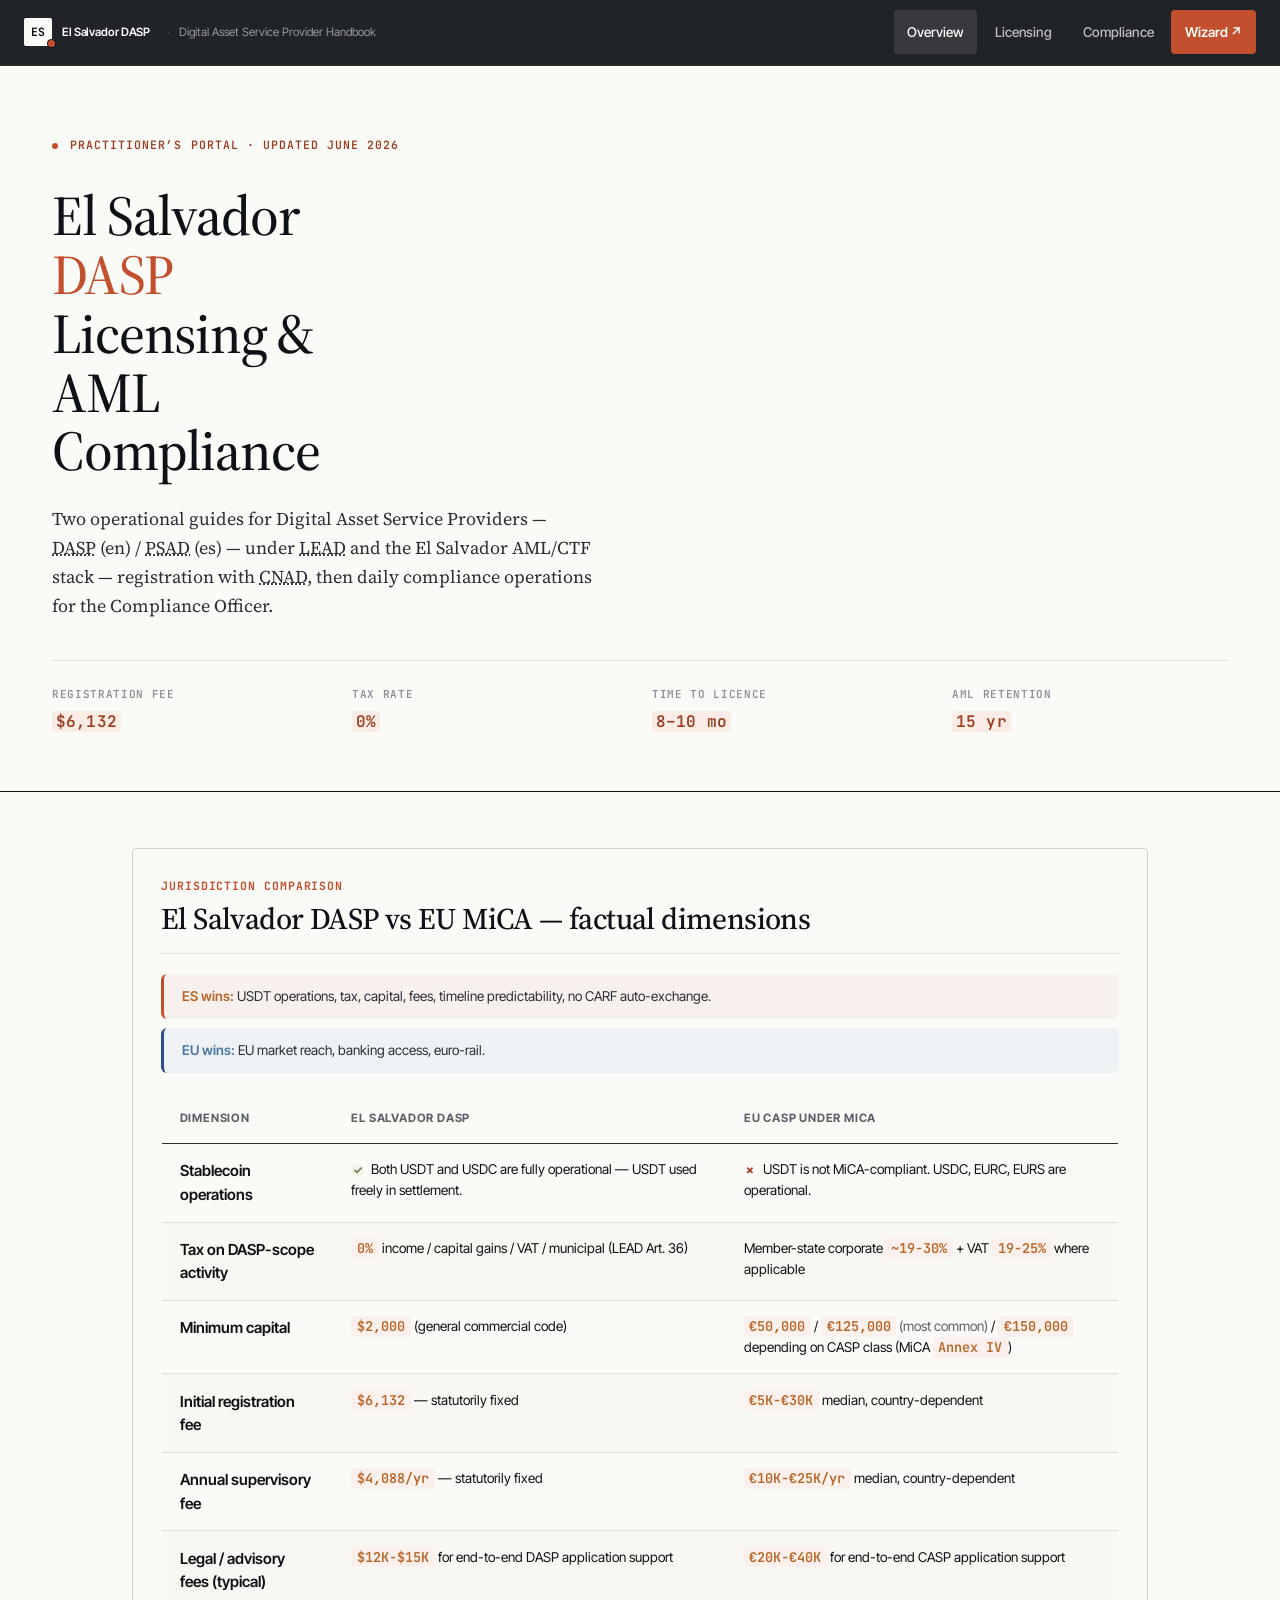
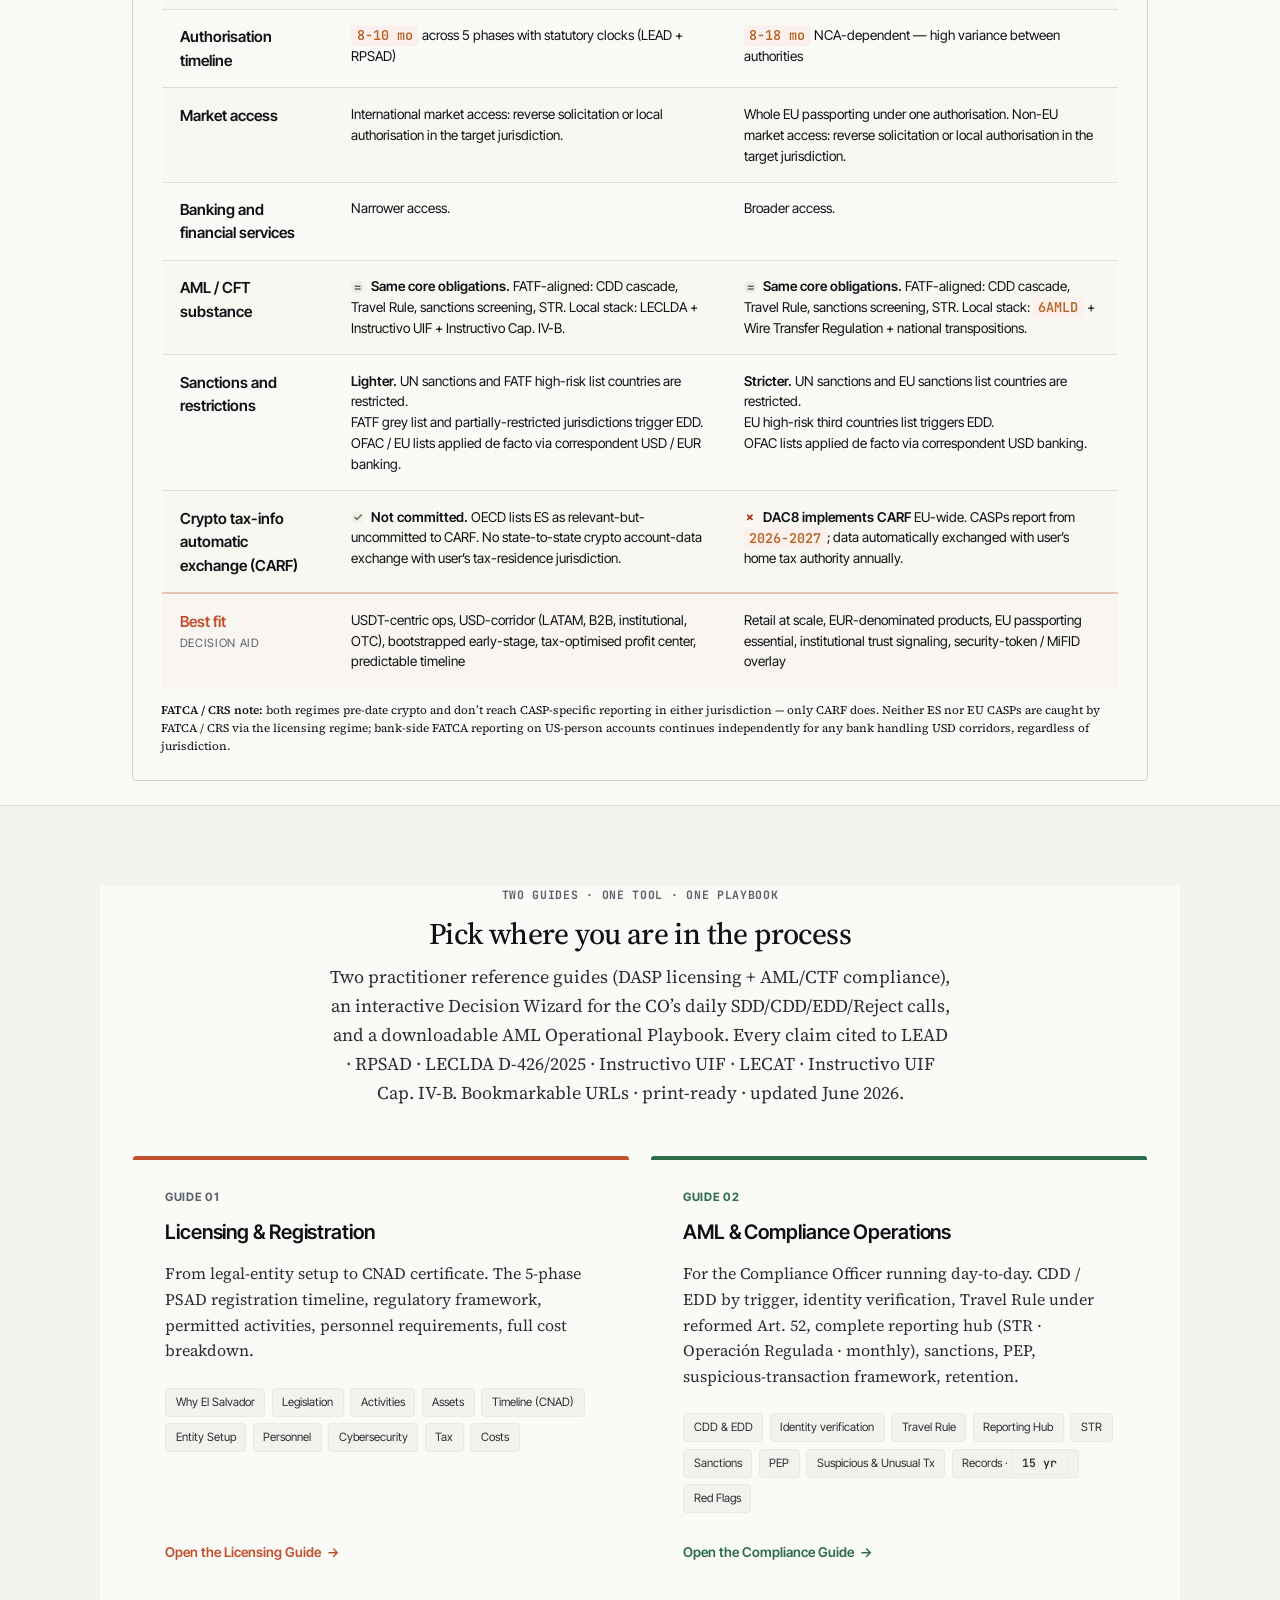
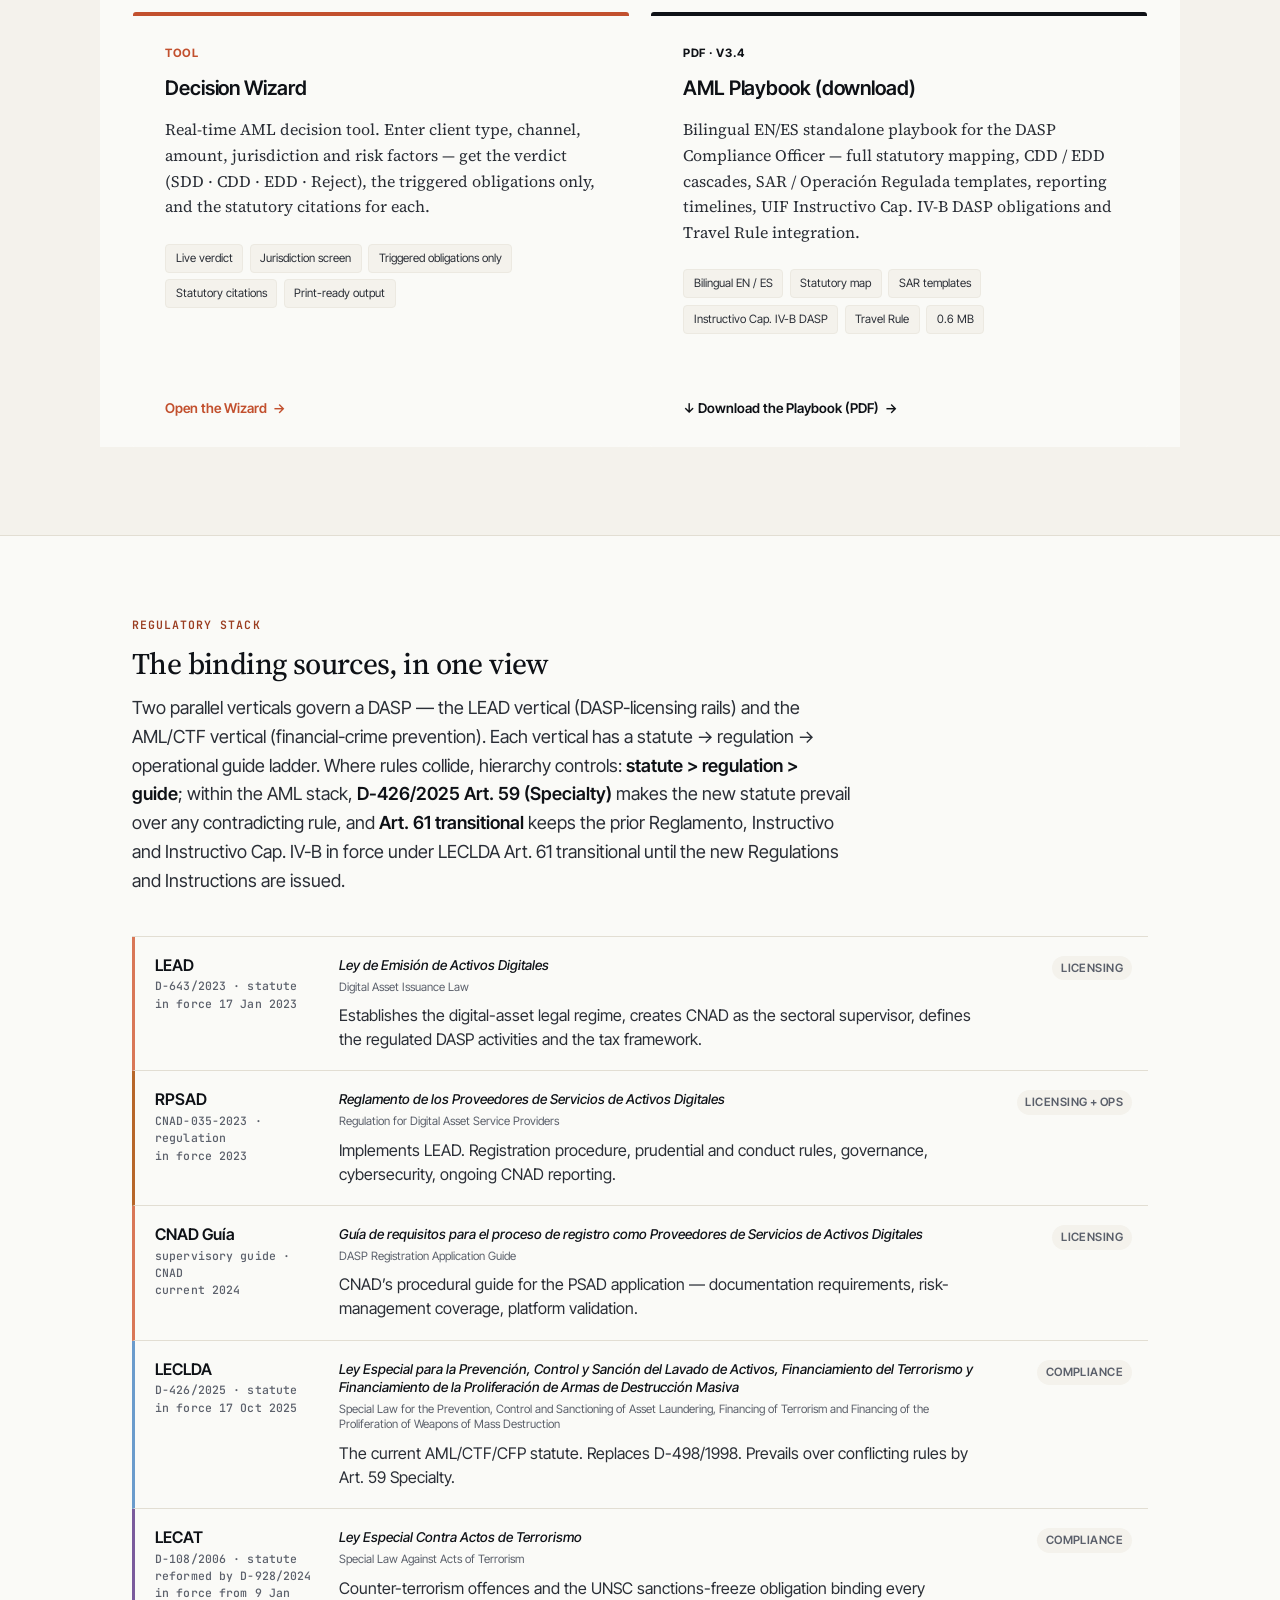
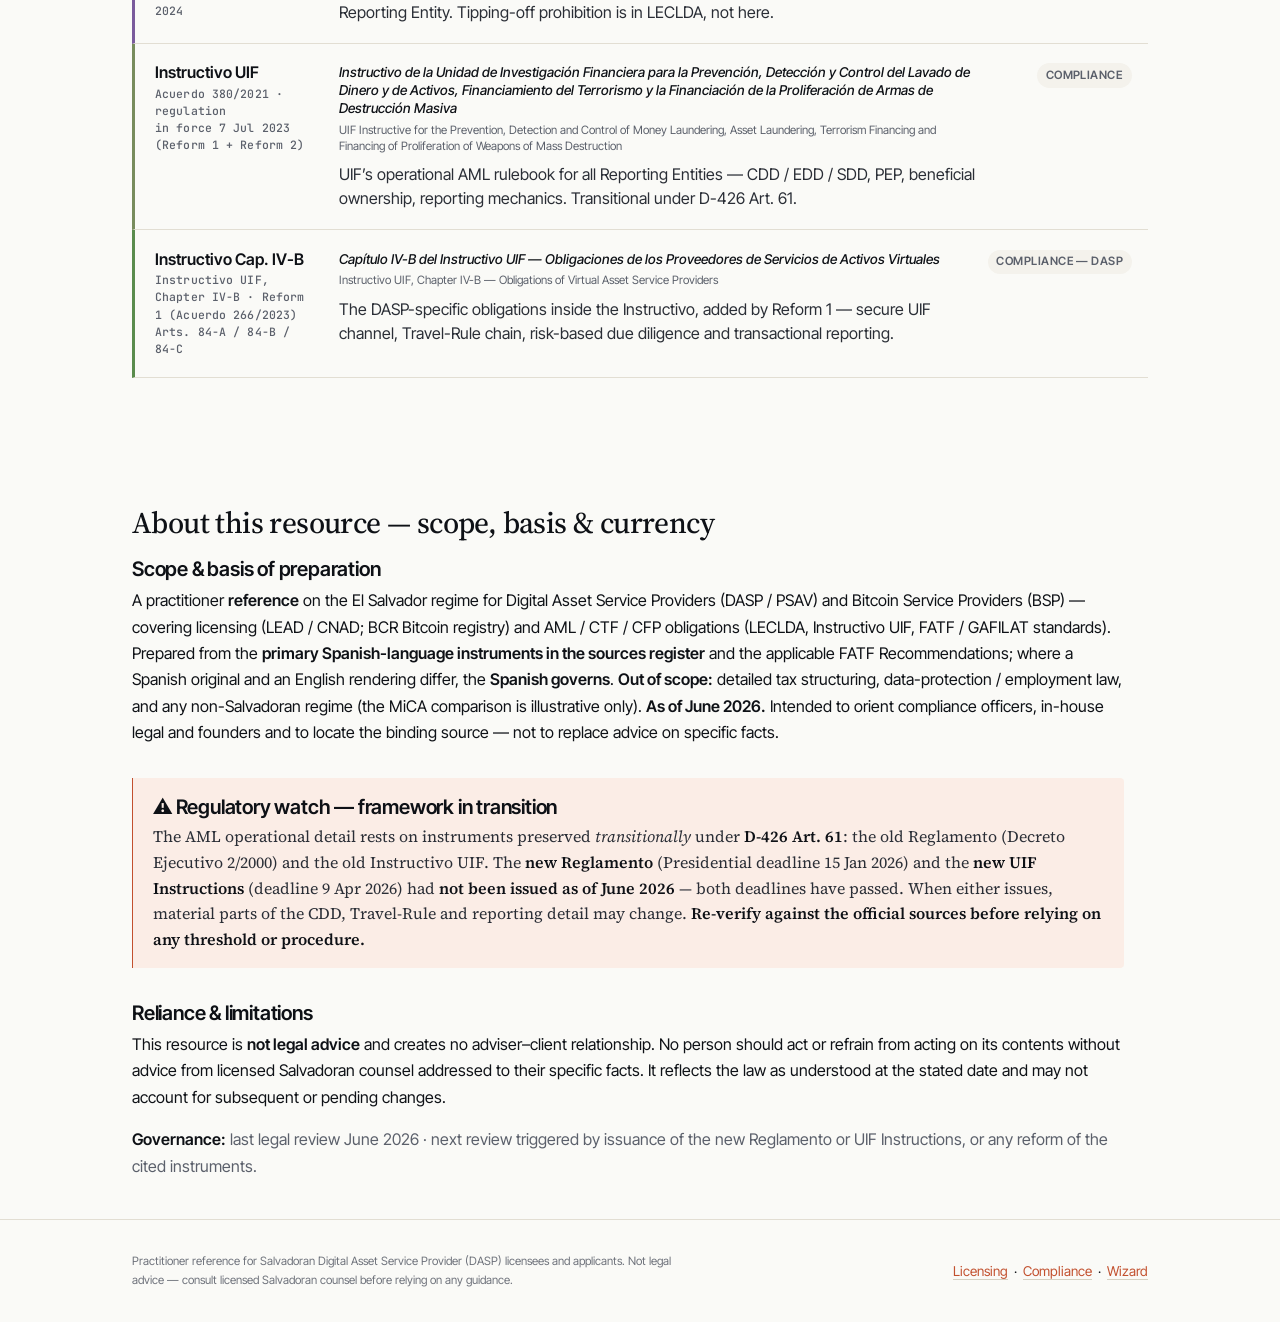
<file: index.html>
<!DOCTYPE html>
<html lang="en">
<head>
    <meta charset="UTF-8">
    <meta name="viewport" content="width=device-width, initial-scale=1.0">
    <meta name="description" content="El Salvador DASP — practitioner's portal for licensing and AML/CTF compliance under LEAD, AML Law and Instructivo UIF. Two guides: Licensing & Compliance.">
    <meta name="theme-color" content="#faf9f5">
    <meta property="og:type" content="website">
    <meta property="og:url" content="https://salvadordaps.netlify.app/">
    <meta property="og:title" content="El Salvador DASP Portal — Licensing &amp; Compliance">
    <meta property="og:description" content="Two practitioner guides: PSAD registration with CNAD and full AML/CTF compliance operations for the CO.">
    <meta property="og:image" content="https://salvadordaps.netlify.app/og-portal.png">
    <meta property="og:image:width" content="1200">
    <meta property="og:image:height" content="630">
    <meta name="twitter:card" content="summary_large_image">
    <meta name="twitter:title" content="El Salvador DASP Portal — Licensing &amp; Compliance">
    <meta name="twitter:description" content="Two practitioner guides: PSAD registration with CNAD and full AML/CTF compliance operations for the CO.">
    <meta name="twitter:image" content="https://salvadordaps.netlify.app/og-portal.png">
    <link rel="canonical" href="https://salvadordaps.netlify.app/">
    <title>El Salvador DASP — Licensing &amp; Compliance Portal</title>
    <link rel="icon" type="image/svg+xml" href="data:image/svg+xml,%3Csvg xmlns='http://www.w3.org/2000/svg' viewBox='0 0 32 32'%3E%3Crect width='32' height='32' rx='7' fill='%23d97757'/%3E%3Cpath d='M7.5 7.5h6.2q5.6 0 5.6 8.2t-5.6 8.3H7.5z' fill='none' stroke='%23faf9f5' stroke-width='2.3' stroke-linejoin='round'/%3E%3Ccircle cx='22.5' cy='22.5' r='2.3' fill='%23faf9f5'/%3E%3C/svg%3E">
    <link rel="preconnect" href="https://fonts.googleapis.com">
    <link rel="preconnect" href="https://fonts.gstatic.com" crossorigin>
    <link href="https://fonts.googleapis.com/css2?family=Inter+Tight:wght@400;500;600;700&family=Source+Serif+4:ital,opsz,wght@0,8..60,400;0,8..60,500;0,8..60,600;1,8..60,400&family=JetBrains+Mono:wght@400;500;600;700&family=Inter:wght@400;500;600;700&family=Instrument+Serif:ital@0;1&display=swap" rel="stylesheet">
    <style>
        :root {
            --white: #ffffff;
            --bg: #faf9f5;
            --bg-alt: #f2f0e8;
            --border: #e4e1d4;
            --border-light: #eeece2;
            --text: #141413;
            --text-2: #3d3929;
            --text-3: #6b6758;
            --text-muted: #b0aea5;
            --accent: #d97757;
            --accent-2: #c26a49;
            --accent-light: #fbf0eb;
            --accent-border: #ecc8b8;
            --emerald: #788c5d;
            --emerald-2: #6a7c51;
            --emerald-light: #f1f3ea;
            --emerald-border: #cdd5b8;
            --amber: #b8893a;
            --amber-light: #f7f0e0;
            --navy: #141413;
            --r-sm: 6px;
            --r-md: 10px;
            --r-lg: 14px;
            --shadow-sm: 0 1px 2px rgba(20,20,19,0.04), 0 1px 3px rgba(20,20,19,0.03);
            --shadow-md: 0 4px 12px rgba(20,20,19,0.06), 0 2px 4px rgba(20,20,19,0.04);
            --shadow-lg: 0 12px 32px rgba(20,20,19,0.08), 0 4px 8px rgba(20,20,19,0.04);
        }
        @media (prefers-color-scheme: dark) {
            :root {
                --bg: #141413; --bg-alt: #1a1917; --border: #2a2824; --border-light: #24221e;
                --text: #faf9f5; --text-2: #d6d3c4; --text-3: #b0aea5;
                --accent: #e89075; --accent-light: rgba(217,119,87,0.14); --accent-border: rgba(232,144,117,0.35);
                --emerald: #9cb381; --emerald-light: rgba(120,140,93,0.14);
                --navy: #faf9f5; --white: #1f1e1c;
            }
        }
        *, *::before, *::after { margin: 0; padding: 0; box-sizing: border-box; }
        html { scroll-behavior: smooth; }
        body {
            font-family: 'Inter', -apple-system, sans-serif;
            background: var(--bg); color: var(--text);
            line-height: 1.65; -webkit-font-smoothing: antialiased;
        }
        .serif { font-family: 'Instrument Serif', Georgia, serif; }
        .container { max-width: 1080px; margin: 0 auto; padding: 0 2rem; }

        /* ── TOPBAR ── */
        .topbar {
            position: sticky; top: 0; z-index: 100;
            background: rgba(250,249,245,0.88);
            backdrop-filter: blur(12px) saturate(1.1);
            -webkit-backdrop-filter: blur(12px) saturate(1.1);
            border-bottom: 1px solid var(--border);
        }
        @media (prefers-color-scheme: dark) {
            .topbar { background: rgba(20,20,19,0.85); }
        }
        .topbar__inner {
            max-width: 1080px; margin: 0 auto; padding: 0 2rem;
            display: flex; align-items: center; gap: 2rem;
            min-height: 56px;
         min-width: 0; overflow-x: auto; scrollbar-width: none; }
        .topbar__brand {
            font-weight: 700; font-size: 13.5px; letter-spacing: -0.01em;
            color: var(--navy); text-decoration: none;
            display: flex; align-items: center; gap: 0.5rem;
            white-space: nowrap;
        }
        .topbar__brand::before {
            content: ""; display: inline-block; width: 22px; height: 22px;
            background: var(--accent); border-radius: 5px;
            background-image: url("data:image/svg+xml,%3Csvg xmlns='http://www.w3.org/2000/svg' viewBox='0 0 32 32'%3E%3Cpath d='M7.5 7.5h6.2q5.6 0 5.6 8.2t-5.6 8.3H7.5z' fill='none' stroke='%23faf9f5' stroke-width='2.3' stroke-linejoin='round'/%3E%3Ccircle cx='22.5' cy='22.5' r='2.3' fill='%23faf9f5'/%3E%3C/svg%3E");
            background-size: contain; background-repeat: no-repeat;
        }
        .topbar__nav {
            display: flex; gap: 0.25rem; align-items: center;
            flex-wrap: nowrap; overflow-x: auto; scrollbar-width: none; max-width: 100%;
        }
        .topbar__nav::-webkit-scrollbar { display: none; }
        .topbar__link {
            font-size: 13.5px; font-weight: 500; color: var(--text-2);
            text-decoration: none; padding: 0.5rem 0.85rem; border-radius: 6px;
            transition: background 0.15s, color 0.15s;
        }
        .topbar__link:hover { background: var(--accent-light); color: var(--accent); }
        .topbar__link[aria-current="page"] {
            background: var(--accent); color: white;
        }
        @media (max-width: 640px) {
            .topbar__inner { gap: 1rem; padding: 0 1rem; }
            .topbar__link { padding: 0.4rem 0.6rem; font-size: 13.5px; }
        }

        /* ── HERO ── */
        .hero {
            padding: 5rem 0 3.5rem;
        }
        .hero__label {
            font-size: 11.5px; font-weight: 600; text-transform: uppercase;
            letter-spacing: 0.08em; color: var(--accent); margin-bottom: 1rem;
        }
        .hero__title {
            /* font-family / size / weight come from cryptoguides-overrides.css
               (Inter Tight, design-system convention). Local rule keeps colour
               + bottom margin only. */
            color: var(--navy); margin-bottom: 1.25rem;
        }
        .hero__title em { font-style: italic; color: var(--accent); }
        .hero__desc {
            font-size: 18px; line-height: 1.6; color: var(--text-2);
            max-width: 680px; margin-bottom: 2rem;
        }
        .hero__metrics {
            display: grid; grid-template-columns: repeat(auto-fit, minmax(140px, 1fr));
            gap: 1.5rem 2rem; max-width: 720px;
            padding: 1.5rem 0; margin-top: 1.5rem;
            border-top: 1px solid var(--border);
            border-bottom: 1px solid var(--border);
        }
        /* .metric__val / .metric__lbl removed — no element uses them on this page.
           Hero metrics on licensing.html use the dedicated .metrics .metric .metric__val
           mono-chip styling defined in licensing.html (orange JetBrains Mono pill). */

        /* ── GUIDES SECTION ── */
        .guides { padding: 4rem 0 5rem; background: var(--bg-alt); border-top: 1px solid var(--border); border-bottom: 1px solid var(--border); }
        .guides__label {
            font-size: 11.5px; font-weight: 600; text-transform: uppercase;
            letter-spacing: 0.08em; color: var(--accent); margin-bottom: 0.75rem;
            text-align: center;
        }
        .guides__title {
            font-family: 'Instrument Serif', Georgia, serif;
            font-size: 30px; line-height: 1.1;
            letter-spacing: -0.01em; color: var(--navy); text-align: center;
            margin-bottom: 0.75rem; font-weight: 400;
        }
        .guides__sub {
            font-size: 16px; color: var(--text-2); text-align: center;
            max-width: 620px; margin: 0 auto 3rem;
        }
        .guides__grid {
            display: grid; grid-template-columns: repeat(2, 1fr); gap: 1.25rem;
        }
        @media (max-width: 640px) {
            .guides__grid { grid-template-columns: 1fr; }
        }
        .guide-card {
            background: var(--white); border: 1px solid var(--border);
            border-radius: var(--r-lg); padding: 2rem 2rem 1.75rem;
            text-decoration: none; color: var(--text); display: flex;
            flex-direction: column; gap: 1rem;
            transition: transform 0.2s, box-shadow 0.2s, border-color 0.2s;
            position: relative; overflow: hidden;
        }
        .guide-card::before {
            content: ""; position: absolute; left: 0; top: 0; right: 0; height: 4px;
            background: var(--accent);
        }
        .guide-card.guide-card--compliance::before { background: var(--emerald); }
        .guide-card.guide-card--wizard::before { background: var(--amber); }
        .guide-card.guide-card--playbook::before { background: var(--navy, #2c3e50); }
        .guide-card:hover {
            transform: translateY(-3px); box-shadow: var(--shadow-lg);
            border-color: var(--accent-border);
        }
        .guide-card.guide-card--compliance:hover { border-color: var(--emerald-border); }
        .guide-card.guide-card--wizard:hover { border-color: var(--amber-border, #e6d4a8); }
        .guide-card.guide-card--playbook:hover { border-color: var(--navy, #2c3e50); }
        .guide-card__num {
            color: var(--accent); margin-bottom: -0.25rem;
        }
        .guide-card--compliance .guide-card__num { color: var(--emerald); }
        .guide-card--wizard .guide-card__num { color: var(--amber); }
        .guide-card--playbook .guide-card__num { color: var(--navy, #2c3e50); }
        .guide-card__title {
            font-family: 'Instrument Serif', Georgia, serif;
            font-size: 30px; line-height: 1.15; font-weight: 400;
            color: var(--navy); letter-spacing: -0.01em;
        }
        .guide-card__desc {
            font-size: 16px; line-height: 1.55; color: var(--text-2);
        }
        .guide-card__topics {
            display: flex; flex-wrap: wrap; gap: 0.4rem; margin-top: 0.5rem;
        }
        .guide-card__topics span {
            font-size: 11.5px; padding: 0.25rem 0.6rem; border-radius: 4px;
            background: var(--bg-alt); color: var(--text-2);
            border: 1px solid var(--border-light);
        }
        .guide-card__cta {
            font-size: 13.5px; font-weight: 600; color: var(--accent);
            margin-top: auto; padding-top: 0.75rem; display: flex;
            align-items: center; gap: 0.4rem;
        }
        .guide-card--compliance .guide-card__cta { color: var(--emerald); }
        .guide-card--wizard .guide-card__cta { color: var(--amber); }
        .guide-card--playbook .guide-card__cta { color: var(--navy, #2c3e50); }
        .guide-card__cta::after {
            content: "→"; transition: transform 0.2s;
        }
        .guide-card:hover .guide-card__cta::after { transform: translateX(4px); }

        /* ── REGULATORY SUMMARY ── */
        .reg { padding: 5rem 0; }
        .reg__label {
            font-size: 11.5px; font-weight: 600; text-transform: uppercase;
            letter-spacing: 0.08em; color: var(--accent); margin-bottom: 0.75rem;
        }
        .reg__title {
            font-family: 'Instrument Serif', Georgia, serif;
            font-size: 30px; line-height: 1.15;
            color: var(--navy); margin-bottom: 0.75rem; font-weight: 400;
        }
        .reg__sub {
            font-size: 16px; color: var(--text-2);
            max-width: 720px; margin-bottom: 2.5rem;
        }
        /* Regulatory Stack — list layout */
        .reg__list {
            display: flex; flex-direction: column;
            border-top: 1px solid var(--border);
        }
        .reg-item {
            display: grid;
            grid-template-columns: 160px 1fr 130px;
            gap: 1.5rem;
            padding: 1.2rem 1rem 1.2rem 1.25rem;
            border-bottom: 1px solid var(--border);
            border-left: 3px solid var(--text-muted);
            align-items: start;
            transition: background 0.15s;
        }
        .reg-item:hover { background: var(--bg-alt); }
        @media (max-width: 760px) {
            .reg-item { grid-template-columns: 1fr; gap: 0.5rem; padding: 1rem 0.85rem; }
        }
        .reg-item--lead   { border-left-color: #d97757; }
        .reg-item--rpsad  { border-left-color: #b76629; }
        .reg-item--lclda  { border-left-color: #6a9bcc; }
        .reg-item--instr  { border-left-color: #788c5d; }
        .reg-item--lecat  { border-left-color: #7a5b9c; }
        .reg-item--ainstr   { border-left-color: #5a8c4d; }
        .reg-item--cnad   { border-left-color: #d97757; }
        .reg-item__head {
            display: flex; flex-direction: column; gap: 0.2rem;
        }
        .reg-item__acronym {
            font-family: 'Inter Tight', sans-serif;
            font-size: 16px; line-height: 1.15; color: var(--navy); font-weight: 600;
        }
        .reg-item__decree {
            font-family: 'JetBrains Mono', monospace;
            font-size: 11.5px; font-weight: 500;
            color: var(--text-3); letter-spacing: 0.01em;
            line-height: 1.5;
        }
        .reg-item__body {
            display: flex; flex-direction: column; gap: 0.35rem;
        }
        .reg-item__es {
            font-size: 13.5px; line-height: 1.35;
            color: var(--navy); font-weight: 500; font-style: italic;
        }
        .reg-item__en {
            font-size: 11.5px; line-height: 1.35;
            color: var(--text-3);
        }
        .reg-item__subject {
            font-size: 13.5px; line-height: 1.5; color: var(--text-2);
            margin: 0;
            padding-top: 0.15rem;
        }
        .reg-item__chip {
            justify-self: end; align-self: start;
            font-size: 11.5px; font-weight: 600;
            padding: 0.18rem 0.55rem; border-radius: 3px;
            background: var(--bg-alt); color: var(--text-3);
            text-transform: uppercase; letter-spacing: 0.04em;
            white-space: nowrap;
        }
        @media (max-width: 760px) {
            .reg-item__chip { justify-self: start; }
        }

        /* ── FOOTER ── */
        .footer {
            border-top: 1px solid var(--border); padding: 2rem 0;
            font-size: 13.5px; color: var(--text-3);
        }
        .footer__inner {
            display: flex; justify-content: space-between; align-items: center;
            flex-wrap: wrap; gap: 1rem;
        }
        .footer a { color: var(--accent); text-decoration: none; }
        .footer a:hover { text-decoration: underline; }
        .footer__legal { font-size: 11.5px; color: var(--text-muted); max-width: 540px; }
    
        @media print {
            .topbar, .footer, .back-to-top, .scroll-progress, .nav, .sidebar, .topbar__pagenav { display: none !important; }
            body { background: white; color: black; font-size: 13.5px; line-height: 1.4; }
            .container, .main { max-width: 100%; padding: 0; }
            .section, .sec { page-break-inside: avoid; padding: 0.5rem 0; border-top: 1px solid #ddd; }
            h1, h2, h3, h4 { page-break-after: avoid; }
            .card, .stack-card, .reg-card, .guide-card, .qc { page-break-inside: avoid; box-shadow: none; }
            a { color: #000; text-decoration: underline; }
            .ref, .cite { background: #f4f4f4 !important; color: #333 !important; }
            .wizard, .wiz, .panel, .panel--sticky { display: none; }
            .hero { padding: 1rem 0; }
            .hero__title, .sec__title, .reg__title, .guides__title { font-size: 20px; margin-bottom: 0.4rem; }
        }
    </style>
    <link rel="stylesheet" href="cryptoguides-overrides.css">
</head>
<body>

<!-- ══ TOPBAR ══ -->
<header class="topbar">
    <div class="topbar__inner">
        <a href="/" class="topbar__brand"><span class="topbar__brand-name">El Salvador DASP</span><span class="topbar__brand-sub">Digital Asset Service Provider Handbook</span></a>
        <nav class="topbar__nav" aria-label="Main">
            <a href="/" class="topbar__link" aria-current="page">Overview</a>
            <a href="/licensing.html" class="topbar__link">Licensing</a>
            <a href="/compliance.html" class="topbar__link">Compliance</a>
            <a href="/wizard.html" class="topbar__link topbar__link--wizard">Wizard ↗</a>
        </nav>
    </div>
</header>

<!-- ══ HERO ══ -->
<section class="hero hero--ds">
    <div class="container">
        <div class="hero-eyebrow">Practitioner's Portal · Updated June 2026</div>
        <h1 class="hero__title">El Salvador <em>DASP</em><br>Licensing &amp; AML Compliance</h1>
        <p class="hero__desc">Two operational guides for Digital Asset Service Providers — <abbr title="Digital Asset Service Provider — English term used in LEAD and international guidance">DASP</abbr> (en) / <abbr title="Proveedor de Servicios de Activos Digitales — Spanish statutory term used in LEAD &amp; RPSAD">PSAD</abbr> (es) — under <abbr title="Ley de Emisión de Activos Digitales — Decreto No. 643/2023">LEAD</abbr> and the El Salvador AML/CTF stack — registration with <abbr title="Comisión Nacional de Activos Digitales">CNAD</abbr>, then daily compliance operations for the Compliance Officer.</p>
        <div class="hero-meta">
            <div class="meta-cell">
                <span class="meta-cell-label">Registration fee</span>
                <span class="meta-cell-value">$6,132</span>
            </div>
            <div class="meta-cell">
                <span class="meta-cell-label">Tax rate</span>
                <span class="meta-cell-value">0%</span>
            </div>
            <div class="meta-cell">
                <span class="meta-cell-label">Time to licence</span>
                <span class="meta-cell-value">8–10&nbsp;mo</span>
            </div>
            <div class="meta-cell">
                <span class="meta-cell-label">AML retention</span>
                <span class="meta-cell-value">15&nbsp;yr</span>
            </div>
        </div>
    </div>
</section>

<!-- ══ JURISDICTION COMPARISON (ES vs EU MiCA) ══ -->
<section class="vs-mica-section" id="vs-mica" style="padding: 1.5rem 0 0;">
    <div class="container">
        <div class="vs-block">
            <div class="vs-block__head">
                <span class="vs-block__eyebrow">Jurisdiction comparison</span>
                <h2 class="vs-block__title">El Salvador DASP vs EU MiCA — factual dimensions</h2>
            </div>
            <div class="vs-scoreboard">
                <div class="vs-scoreboard__line vs-scoreboard__line--es"><strong>ES wins:</strong> USDT operations, tax, capital, fees, timeline predictability, no CARF auto-exchange.</div>
                <div class="vs-scoreboard__line vs-scoreboard__line--eu"><strong>EU wins:</strong> EU market reach, banking access, euro-rail.</div>
            </div>
            <div class="tbl-wrap">
            <table class="tbl tbl--compare">
                <thead>
                    <tr>
                        <th style="min-width:160px;">Dimension</th>
                        <th>El Salvador DASP</th>
                        <th>EU CASP under MiCA</th>
                    </tr>
                </thead>
                <tbody>
                    <tr>
                        <td><strong>Stablecoin operations</strong></td>
                        <td><span class="vs-mark vs-mark--win" aria-label="advantage">✓</span> Both USDT and USDC are fully operational — USDT used freely in settlement.</td>
                        <td><span class="vs-mark vs-mark--lose" aria-label="restriction">✗</span> USDT is not MiCA-compliant. USDC, EURC, EURS are operational.</td>
                    </tr>
                    <tr>
                        <td><strong>Tax on DASP-scope activity</strong></td>
                        <td><span class="num-hl">0%</span> income / capital gains / VAT / municipal (LEAD Art. 36)</td>
                        <td>Member-state corporate <span class="num-hl">~19-30%</span> + VAT <span class="num-hl">19-25%</span> where applicable</td>
                    </tr>
                    <tr>
                        <td><strong>Minimum capital</strong></td>
                        <td><span class="num-hl">$2,000</span> (general commercial code)</td>
                        <td><span class="num-hl">€50,000</span> / <span class="num-hl">€125,000</span> <em style="color:var(--text-3);font-style:normal;">(most common)</em> / <span class="num-hl">€150,000</span> depending on CASP class (MiCA <span class="num-hl">Annex IV</span>)</td>
                    </tr>
                    <tr>
                        <td><strong>Initial registration fee</strong></td>
                        <td><span class="num-hl">$6,132</span> — statutorily fixed</td>
                        <td><span class="num-hl">€5K-€30K</span> median, country-dependent</td>
                    </tr>
                    <tr>
                        <td><strong>Annual supervisory fee</strong></td>
                        <td><span class="num-hl">$4,088/yr</span> — statutorily fixed</td>
                        <td><span class="num-hl">€10K-€25K/yr</span> median, country-dependent</td>
                    </tr>
                    <tr>
                        <td><strong>Legal / advisory fees (typical)</strong></td>
                        <td><span class="num-hl">$12K-$15K</span> for end-to-end DASP application support</td>
                        <td><span class="num-hl">€20K-€40K</span> for end-to-end CASP application support</td>
                    </tr>
                    <tr>
                        <td><strong>Authorisation timeline</strong></td>
                        <td><span class="num-hl">8-10 mo</span> across 5 phases with statutory clocks (LEAD + RPSAD)</td>
                        <td><span class="num-hl">8-18 mo</span> NCA-dependent — high variance between authorities</td>
                    </tr>
                    <tr>
                        <td><strong>Market access</strong></td>
                        <td>International market access: reverse solicitation or local authorisation in the target jurisdiction.</td>
                        <td>Whole EU passporting under one authorisation. Non-EU market access: reverse solicitation or local authorisation in the target jurisdiction.</td>
                    </tr>
                    <tr>
                        <td><strong>Banking and financial services</strong></td>
                        <td>Narrower access.</td>
                        <td>Broader access.</td>
                    </tr>
                    <tr>
                        <td><strong>AML / CFT substance</strong></td>
                        <td><span class="vs-mark vs-mark--parity" aria-label="parity">=</span> <strong>Same core obligations.</strong> FATF-aligned: CDD cascade, Travel Rule, sanctions screening, STR. Local stack: LECLDA + Instructivo UIF + Instructivo Cap. IV-B.</td>
                        <td><span class="vs-mark vs-mark--parity" aria-label="parity">=</span> <strong>Same core obligations.</strong> FATF-aligned: CDD cascade, Travel Rule, sanctions screening, STR. Local stack: <span class="num-hl">6AMLD</span> + Wire Transfer Regulation + national transpositions.</td>
                    </tr>
                    <tr>
                        <td><strong>Sanctions and restrictions</strong></td>
                        <td><strong>Lighter.</strong> UN sanctions and FATF high-risk list countries are restricted.<br>FATF grey list and partially-restricted jurisdictions trigger EDD.<br>OFAC / EU lists applied de facto via correspondent USD / EUR banking.</td>
                        <td><strong>Stricter.</strong> UN sanctions and EU sanctions list countries are restricted.<br>EU high-risk third countries list triggers EDD.<br>OFAC lists applied de facto via correspondent USD banking.</td>
                    </tr>
                    <tr>
                        <td><strong>Crypto tax-info automatic exchange (CARF)</strong></td>
                        <td><span class="vs-mark vs-mark--win" aria-label="advantage">✓</span> <strong>Not committed.</strong> OECD lists ES as relevant-but-uncommitted to CARF. No state-to-state crypto account-data exchange with user's tax-residence jurisdiction.</td>
                        <td><span class="vs-mark vs-mark--lose" aria-label="restriction">✗</span> <strong>DAC8 implements CARF</strong> EU-wide. CASPs report from <span class="num-hl">2026-2027</span>; data automatically exchanged with user's home tax authority annually.</td>
                    </tr>
                    <tr class="tbl-row-bestfit">
                        <td><strong>Best fit</strong><span class="tbl-row-bestfit__sub">decision aid</span></td>
                        <td>USDT-centric ops, USD-corridor (LATAM, B2B, institutional, OTC), bootstrapped early-stage, tax-optimised profit center, predictable timeline</td>
                        <td>Retail at scale, EUR-denominated products, EU passporting essential, institutional trust signaling, security-token / MiFID overlay</td>
                    </tr>
                </tbody>
            </table>
            </div>
            <p class="tbl-note" style="margin-top:0.75rem;"><strong>FATCA / CRS note:</strong> both regimes pre-date crypto and don't reach CASP-specific reporting in either jurisdiction — only CARF does. Neither ES nor EU CASPs are caught by FATCA / CRS via the licensing regime; bank-side FATCA reporting on US-person accounts continues independently for any bank handling USD corridors, regardless of jurisdiction.</p>
        </div>
    </div>
</section>

<!-- ══ TWO GUIDES ══ -->
<section class="guides">
    <div class="container">
        <div class="guides__label">Two Guides · One Tool · One Playbook</div>
        <h2 class="guides__title">Pick where you are in the process</h2>
        <p class="guides__sub">Two practitioner reference guides (DASP licensing + AML/CTF compliance), an interactive Decision Wizard for the CO's daily SDD/CDD/EDD/Reject calls, and a downloadable AML Operational Playbook. Every claim cited to LEAD · RPSAD · LECLDA D-426/2025 · Instructivo UIF · LECAT · Instructivo UIF Cap. IV-B. Bookmarkable URLs · print-ready · updated June 2026.</p>

        <div class="guides__grid">
            <a href="/licensing.html" class="guide-card guide-card--licensing">
                <span class="guide-card__num">Guide 01</span>
                <h3 class="guide-card__title">Licensing &amp; Registration</h3>
                <p class="guide-card__desc">From legal-entity setup to CNAD certificate. The 5-phase PSAD registration timeline, regulatory framework, permitted activities, personnel requirements, full cost breakdown.</p>
                <div class="guide-card__topics">
                    <span>Why El Salvador</span>
                    <span>Legislation</span>
                    <span>Activities</span>
                    <span>Assets</span>
                    <span>Timeline (CNAD)</span>
                    <span>Entity Setup</span>
                    <span>Personnel</span>
                    <span>Cybersecurity</span>
                    <span>Tax</span>
                    <span>Costs</span>
                </div>
                <span class="guide-card__cta">Open the Licensing Guide</span>
            </a>

            <a href="/compliance.html" class="guide-card guide-card--compliance">
                <span class="guide-card__num">Guide 02</span>
                <h3 class="guide-card__title">AML &amp; Compliance Operations</h3>
                <p class="guide-card__desc">For the Compliance Officer running day-to-day. CDD / EDD by trigger, identity verification, Travel Rule under reformed Art. 52, complete reporting hub (STR · Operación Regulada · monthly), sanctions, PEP, suspicious-transaction framework, retention.</p>
                <div class="guide-card__topics">
                    <span>CDD &amp; EDD</span>
                    <span>Identity verification</span>
                    <span>Travel Rule</span>
                    <span>Reporting Hub</span>
                    <span>STR</span>
                    <span>Sanctions</span>
                    <span>PEP</span>
                    <span>Suspicious &amp; Unusual Tx</span>
                    <span>Records · 15 yr</span>
                    <span>Red Flags</span>
                </div>
                <span class="guide-card__cta">Open the Compliance Guide</span>
            </a>

            <a href="/wizard.html" class="guide-card guide-card--wizard">
                <span class="guide-card__num">Tool</span>
                <h3 class="guide-card__title">Decision Wizard</h3>
                <p class="guide-card__desc">Real-time AML decision tool. Enter client type, channel, amount, jurisdiction and risk factors — get the verdict (SDD · CDD · EDD · Reject), the triggered obligations only, and the statutory citations for each.</p>
                <div class="guide-card__topics">
                    <span>Live verdict</span>
                    <span>Jurisdiction screen</span>
                    <span>Triggered obligations only</span>
                    <span>Statutory citations</span>
                    <span>Print-ready output</span>
                </div>
                <span class="guide-card__cta">Open the Wizard</span>
            </a>

            <a href="aml-playbook-dasp-el-salvador.pdf" download class="guide-card guide-card--playbook">
                <span class="guide-card__num">PDF · v3.4</span>
                <h3 class="guide-card__title">AML Playbook (download)</h3>
                <p class="guide-card__desc">Bilingual EN/ES standalone playbook for the DASP Compliance Officer — full statutory mapping, CDD / EDD cascades, SAR / Operación Regulada templates, reporting timelines, UIF Instructivo Cap. IV-B DASP obligations and Travel Rule integration.</p>
                <div class="guide-card__topics">
                    <span>Bilingual EN / ES</span>
                    <span>Statutory map</span>
                    <span>SAR templates</span>
                    <span>Instructivo Cap. IV-B DASP</span>
                    <span>Travel Rule</span>
                    <span>0.6 MB</span>
                </div>
                <span class="guide-card__cta">↓ Download the Playbook (PDF)</span>
            </a>
        </div>
    </div>
</section>

<!-- ══ REGULATORY STACK ══ -->
<section class="reg">
    <div class="container">
        <div class="reg__label">Regulatory Stack</div>
        <h2 class="reg__title">The binding sources, in one view</h2>
        <p class="reg__sub">Two parallel verticals govern a DASP — the LEAD vertical (DASP-licensing rails) and the AML/CTF vertical (financial-crime prevention). Each vertical has a statute → regulation → operational guide ladder. Where rules collide, hierarchy controls: <strong>statute &gt; regulation &gt; guide</strong>; within the AML stack, <strong>D-426/2025 Art. 59 (Specialty)</strong> makes the new statute prevail over any contradicting rule, and <strong>Art. 61 transitional</strong> keeps the prior Reglamento, Instructivo and Instructivo Cap. IV-B in force under LECLDA Art. 61 transitional until the new Regulations and Instructions are issued.</p>

        <div class="reg__list">
            <div class="reg-item reg-item--lead">
                <div class="reg-item__head">
                    <div class="reg-item__acronym">LEAD</div>
                    <div class="reg-item__decree">D-643/2023 · statute<br>in force 17 Jan 2023</div>
                </div>
                <div class="reg-item__body">
                    <div class="reg-item__es">Ley de Emisión de Activos Digitales</div>
                    <div class="reg-item__en">Digital Asset Issuance Law</div>
                    <p class="reg-item__subject">Establishes the digital-asset legal regime, creates CNAD as the sectoral supervisor, defines the regulated DASP activities and the tax framework.</p>
                </div>
                <span class="reg-item__chip">Licensing</span>
            </div>
            <div class="reg-item reg-item--rpsad">
                <div class="reg-item__head">
                    <div class="reg-item__acronym">RPSAD</div>
                    <div class="reg-item__decree">CNAD-035-2023 · regulation<br>in force 2023</div>
                </div>
                <div class="reg-item__body">
                    <div class="reg-item__es">Reglamento de los Proveedores de Servicios de Activos Digitales</div>
                    <div class="reg-item__en">Regulation for Digital Asset Service Providers</div>
                    <p class="reg-item__subject">Implements LEAD. Registration procedure, prudential and conduct rules, governance, cybersecurity, ongoing CNAD reporting.</p>
                </div>
                <span class="reg-item__chip">Licensing + Ops</span>
            </div>
            <div class="reg-item reg-item--cnad">
                <div class="reg-item__head">
                    <div class="reg-item__acronym">CNAD Guía</div>
                    <div class="reg-item__decree">supervisory guide · CNAD<br>current 2024</div>
                </div>
                <div class="reg-item__body">
                    <div class="reg-item__es">Guía de requisitos para el proceso de registro como Proveedores de Servicios de Activos Digitales</div>
                    <div class="reg-item__en">DASP Registration Application Guide</div>
                    <p class="reg-item__subject">CNAD's procedural guide for the PSAD application — documentation requirements, risk-management coverage, platform validation.</p>
                </div>
                <span class="reg-item__chip">Licensing</span>
            </div>
            <div class="reg-item reg-item--lclda">
                <div class="reg-item__head">
                    <div class="reg-item__acronym">LECLDA</div>
                    <div class="reg-item__decree">D-426/2025 · statute<br>in force 17 Oct 2025</div>
                </div>
                <div class="reg-item__body">
                    <div class="reg-item__es">Ley Especial para la Prevención, Control y Sanción del Lavado de Activos, Financiamiento del Terrorismo y Financiamiento de la Proliferación de Armas de Destrucción Masiva</div>
                    <div class="reg-item__en">Special Law for the Prevention, Control and Sanctioning of Asset Laundering, Financing of Terrorism and Financing of the Proliferation of Weapons of Mass Destruction</div>
                    <p class="reg-item__subject">The current AML/CTF/CFP statute. Replaces D-498/1998. Prevails over conflicting rules by Art. 59 Specialty.</p>
                </div>
                <span class="reg-item__chip">Compliance</span>
            </div>
            <div class="reg-item reg-item--lecat">
                <div class="reg-item__head">
                    <div class="reg-item__acronym">LECAT</div>
                    <div class="reg-item__decree">D-108/2006 · statute<br>reformed by D-928/2024<br>in force from 9 Jan 2024</div>
                </div>
                <div class="reg-item__body">
                    <div class="reg-item__es">Ley Especial Contra Actos de Terrorismo</div>
                    <div class="reg-item__en">Special Law Against Acts of Terrorism</div>
                    <p class="reg-item__subject">Counter-terrorism offences and the UNSC sanctions-freeze obligation binding every Reporting Entity. Tipping-off prohibition is in LECLDA, not here.</p>
                </div>
                <span class="reg-item__chip">Compliance</span>
            </div>
            <div class="reg-item reg-item--instr">
                <div class="reg-item__head">
                    <div class="reg-item__acronym">Instructivo UIF</div>
                    <div class="reg-item__decree">Acuerdo 380/2021 · regulation<br>in force 7 Jul 2023<br>(Reform 1 + Reform 2)</div>
                </div>
                <div class="reg-item__body">
                    <div class="reg-item__es">Instructivo de la Unidad de Investigación Financiera para la Prevención, Detección y Control del Lavado de Dinero y de Activos, Financiamiento del Terrorismo y la Financiación de la Proliferación de Armas de Destrucción Masiva</div>
                    <div class="reg-item__en">UIF Instructive for the Prevention, Detection and Control of Money Laundering, Asset Laundering, Terrorism Financing and Financing of Proliferation of Weapons of Mass Destruction</div>
                    <p class="reg-item__subject">UIF's operational AML rulebook for all Reporting Entities — CDD / EDD / SDD, PEP, beneficial ownership, reporting mechanics. Transitional under D-426 Art. 61.</p>
                </div>
                <span class="reg-item__chip">Compliance</span>
            </div>
            <div class="reg-item reg-item--ainstr">
                <div class="reg-item__head">
                    <div class="reg-item__acronym">Instructivo Cap. IV-B</div>
                    <div class="reg-item__decree">Instructivo UIF, Chapter IV-B · Reform 1 (Acuerdo 266/2023)<br>Arts. 84-A / 84-B / 84-C</div>
                </div>
                <div class="reg-item__body">
                    <div class="reg-item__es">Capítulo IV-B del Instructivo UIF — Obligaciones de los Proveedores de Servicios de Activos Virtuales</div>
                    <div class="reg-item__en">Instructivo UIF, Chapter IV-B — Obligations of Virtual Asset Service Providers</div>
                    <p class="reg-item__subject">The DASP-specific obligations inside the Instructivo, added by Reform 1 — secure UIF channel, Travel-Rule chain, risk-based due diligence and transactional reporting.</p>
                </div>
                <span class="reg-item__chip">Compliance — DASP</span>
            </div>
        </div>
    </div>
</section>

<!-- ══ ABOUT / BASIS & NOTICES ══ -->
<section class="reg" id="about" style="padding:2.5rem 0;">
    <div class="container">
        <h2 class="reg__title">About this resource — scope, basis &amp; currency</h2>
        <div style="display:grid; gap:1rem; margin-top:1rem; max-width:62rem;">
            <div>
                <h3 style="margin:0 0 0.3rem; font-size: 16px;">Scope &amp; basis of preparation</h3>
                <p>A practitioner <strong>reference</strong> on the El Salvador regime for Digital Asset Service Providers (DASP / PSAV) and Bitcoin Service Providers (BSP) — covering licensing (LEAD / CNAD; BCR Bitcoin registry) and AML / CTF / CFP obligations (LECLDA, Instructivo UIF, FATF / GAFILAT standards). Prepared from the <strong>primary Spanish-language instruments in the sources register</strong> and the applicable FATF Recommendations; where a Spanish original and an English rendering differ, the <strong>Spanish governs</strong>. <strong>Out of scope:</strong> detailed tax structuring, data-protection / employment law, and any non-Salvadoran regime (the MiCA comparison is illustrative only). <strong>As of June 2026.</strong> Intended to orient compliance officers, in-house legal and founders and to locate the binding source — not to replace advice on specific facts.</p>
            </div>
            <div class="callout callout--amber">
                <h3 style="margin:0 0 0.3rem; font-size: 16px;">⚠ Regulatory watch — framework in transition</h3>
                <p>The AML operational detail rests on instruments preserved <em>transitionally</em> under <strong>D-426 Art. 61</strong>: the old Reglamento (Decreto Ejecutivo 2/2000) and the old Instructivo UIF. The <strong>new Reglamento</strong> (Presidential deadline 15 Jan 2026) and the <strong>new UIF Instructions</strong> (deadline 9 Apr 2026) had <strong>not been issued as of June 2026</strong> — both deadlines have passed. When either issues, material parts of the CDD, Travel-Rule and reporting detail may change. <strong>Re-verify against the official sources before relying on any threshold or procedure.</strong></p>
            </div>
            <div>
                <h3 style="margin:0 0 0.3rem; font-size: 16px;">Reliance &amp; limitations</h3>
                <p>This resource is <strong>not legal advice</strong> and creates no adviser–client relationship. No person should act or refrain from acting on its contents without advice from licensed Salvadoran counsel addressed to their specific facts. It reflects the law as understood at the stated date and may not account for subsequent or pending changes.</p>
            </div>
            <p style="font-size: 13.5px; color:var(--text-3);"><strong>Governance:</strong> last legal review June 2026 · next review triggered by issuance of the new Reglamento or UIF Instructions, or any reform of the cited instruments.</p>
        </div>
    </div>
</section>

<!-- ══ FOOTER ══ -->
<footer class="footer">
    <div class="container footer__inner">
        <div class="footer__legal">
            Practitioner reference for Salvadoran Digital Asset Service Provider (DASP) licensees and applicants. Not legal advice — consult licensed Salvadoran counsel before relying on any guidance.
        </div>
        <div>
            <a href="/licensing.html">Licensing</a> &nbsp;·&nbsp;
            <a href="/compliance.html">Compliance</a> &nbsp;·&nbsp;
            <a href="/wizard.html">Wizard</a>
        </div>
    </div>
</footer>

<script src="scrollspy.js" defer></script>
</body>
</html>
</file>
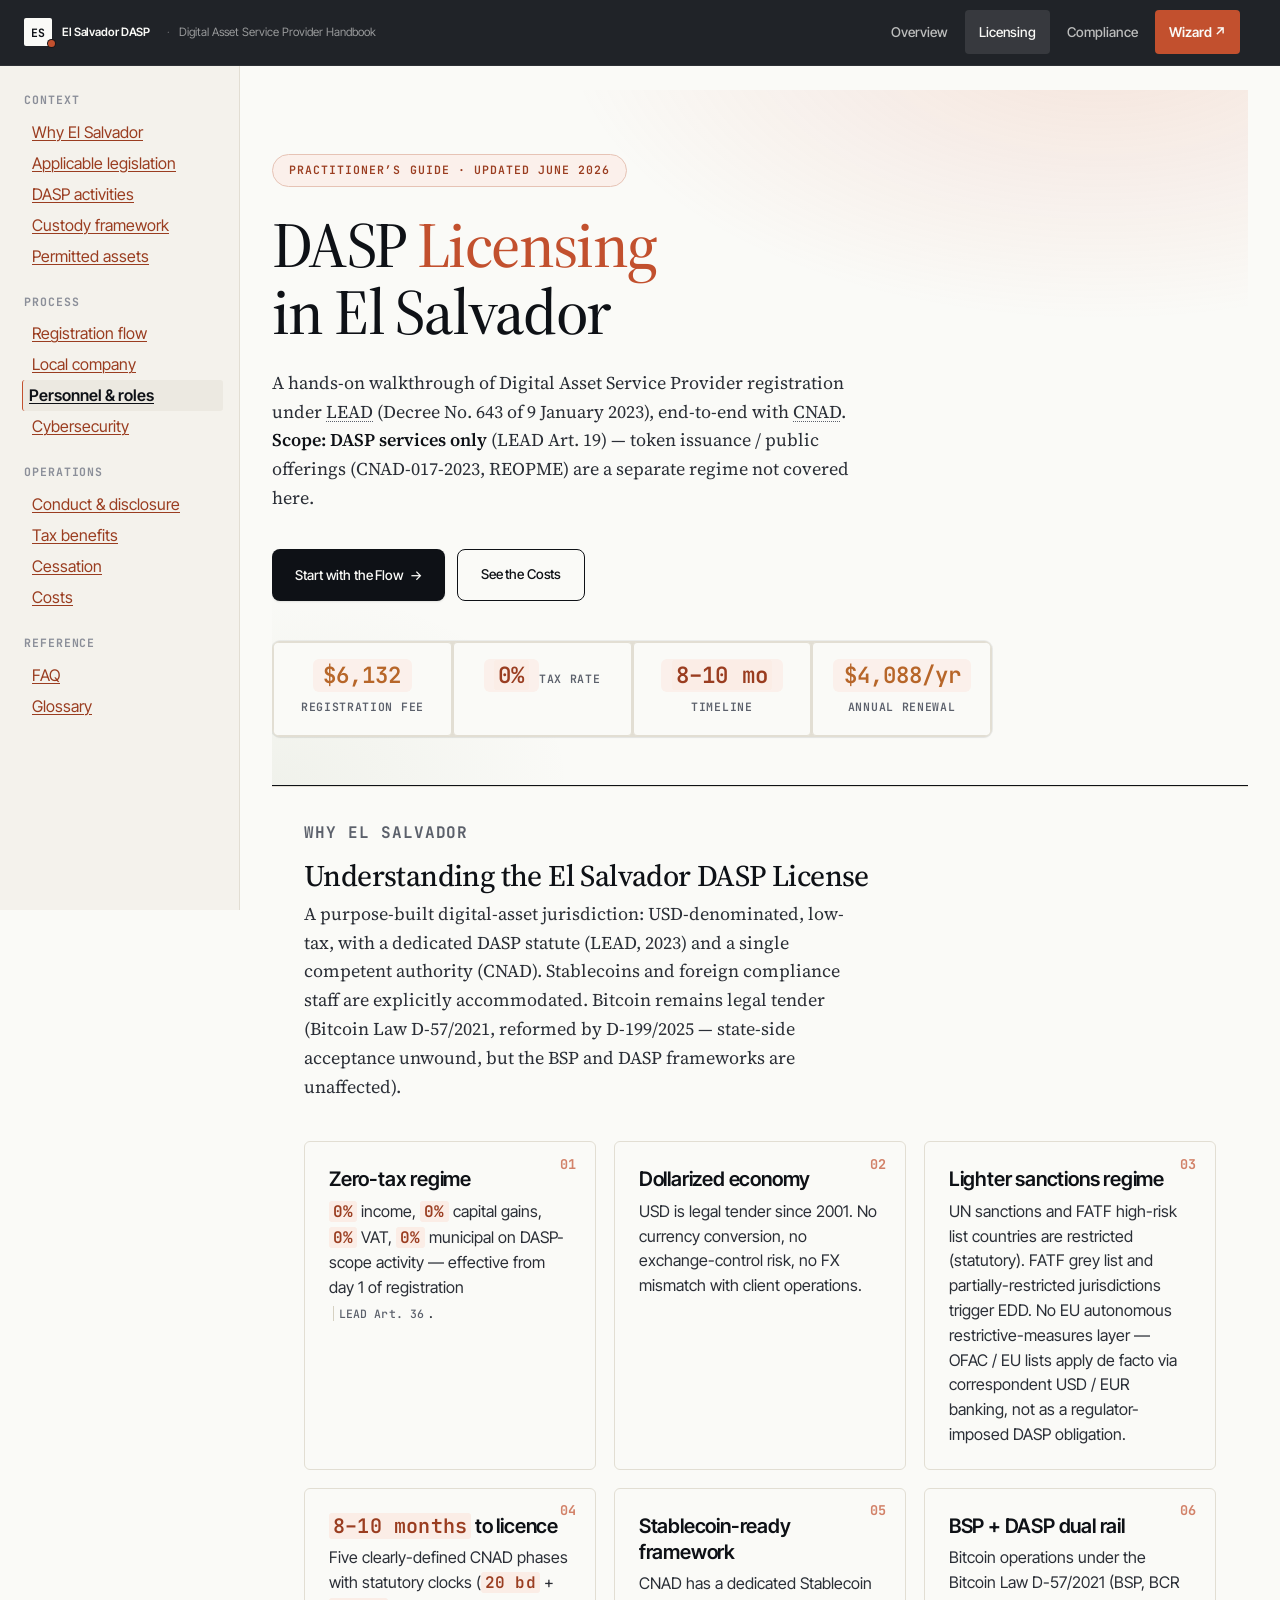
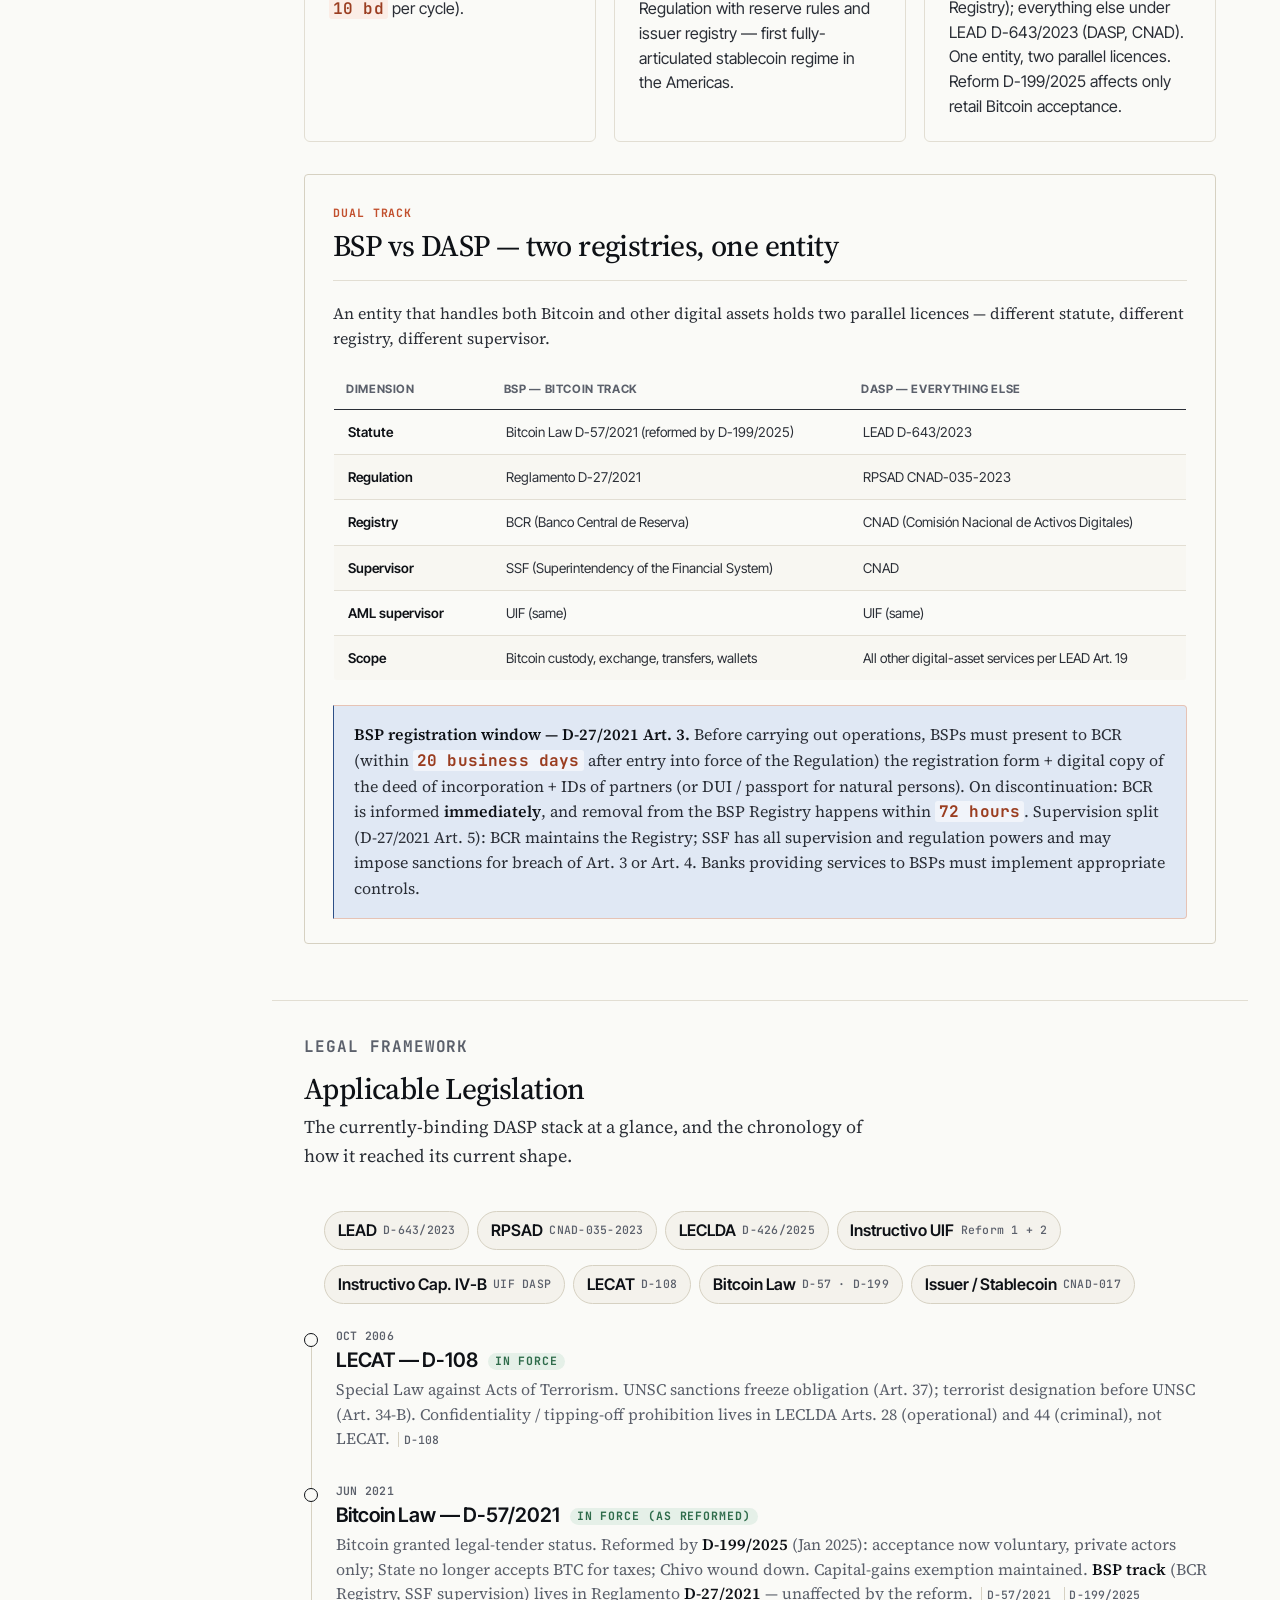
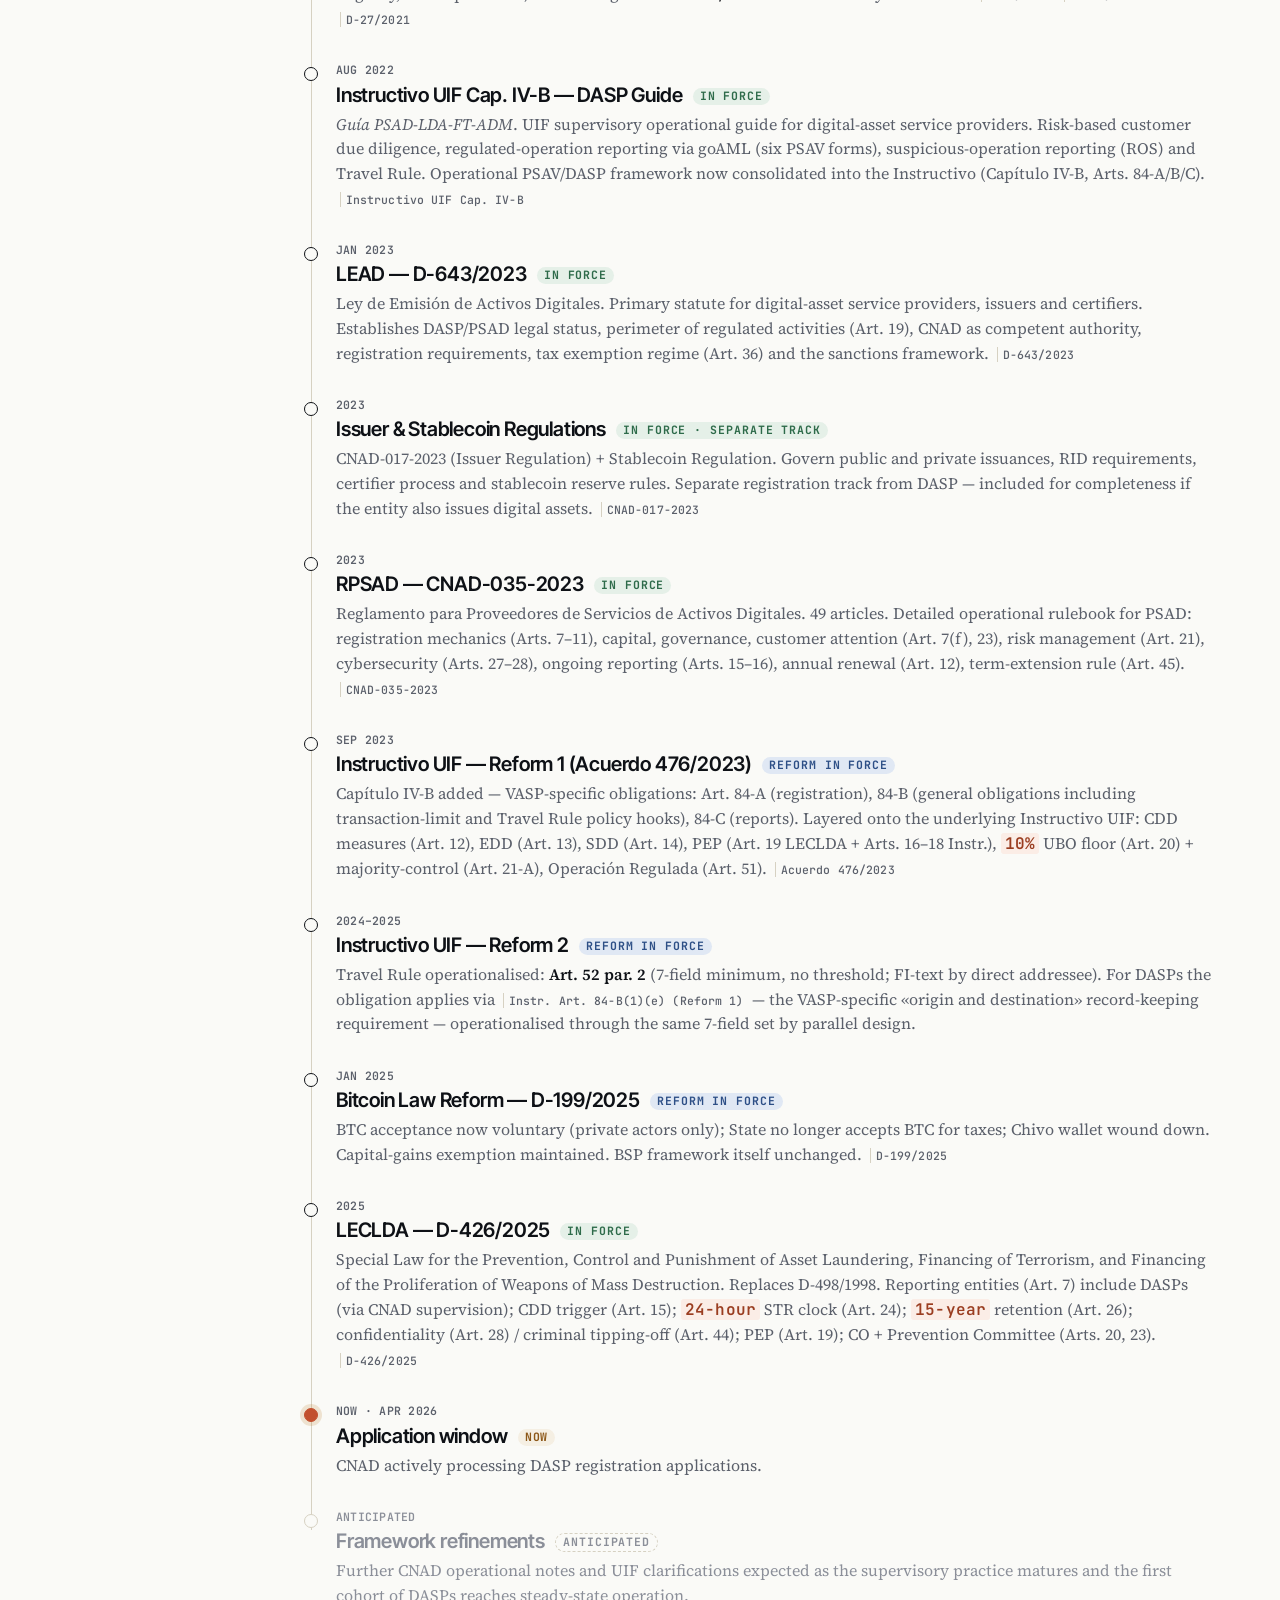
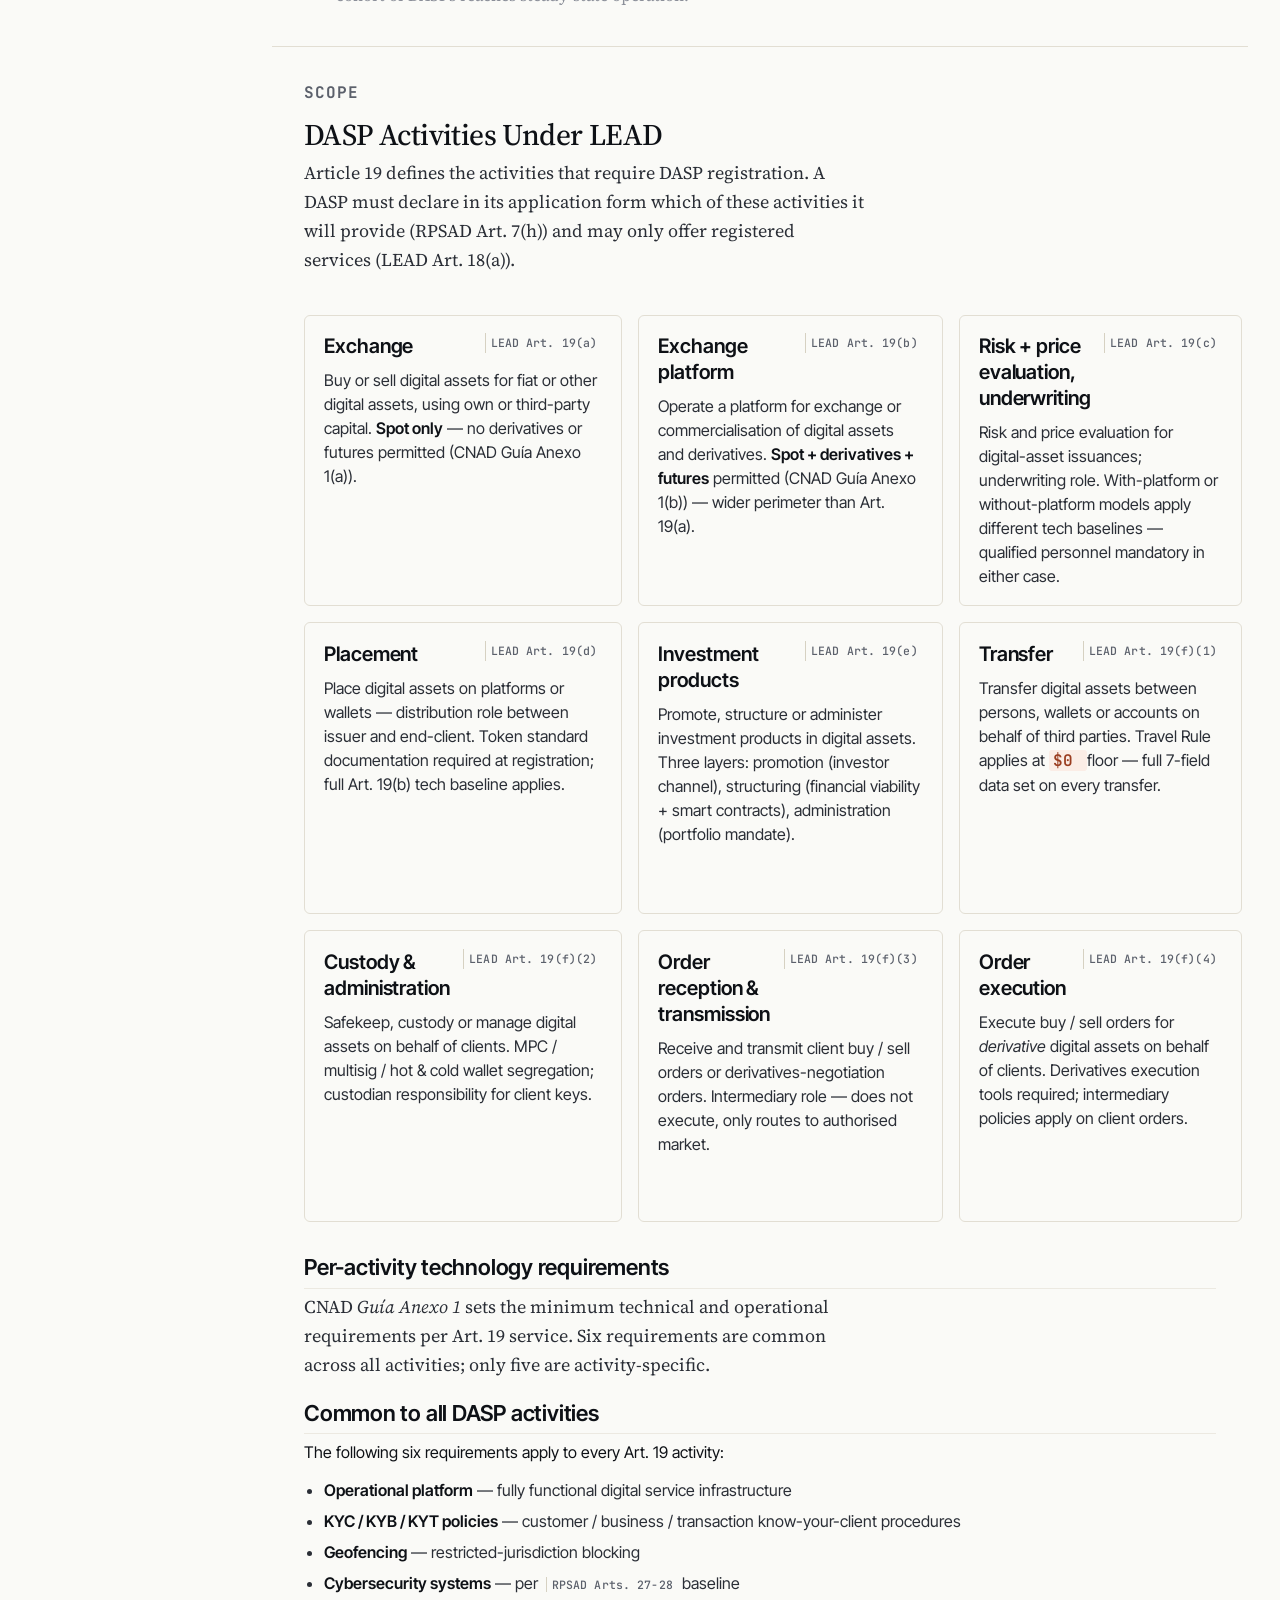
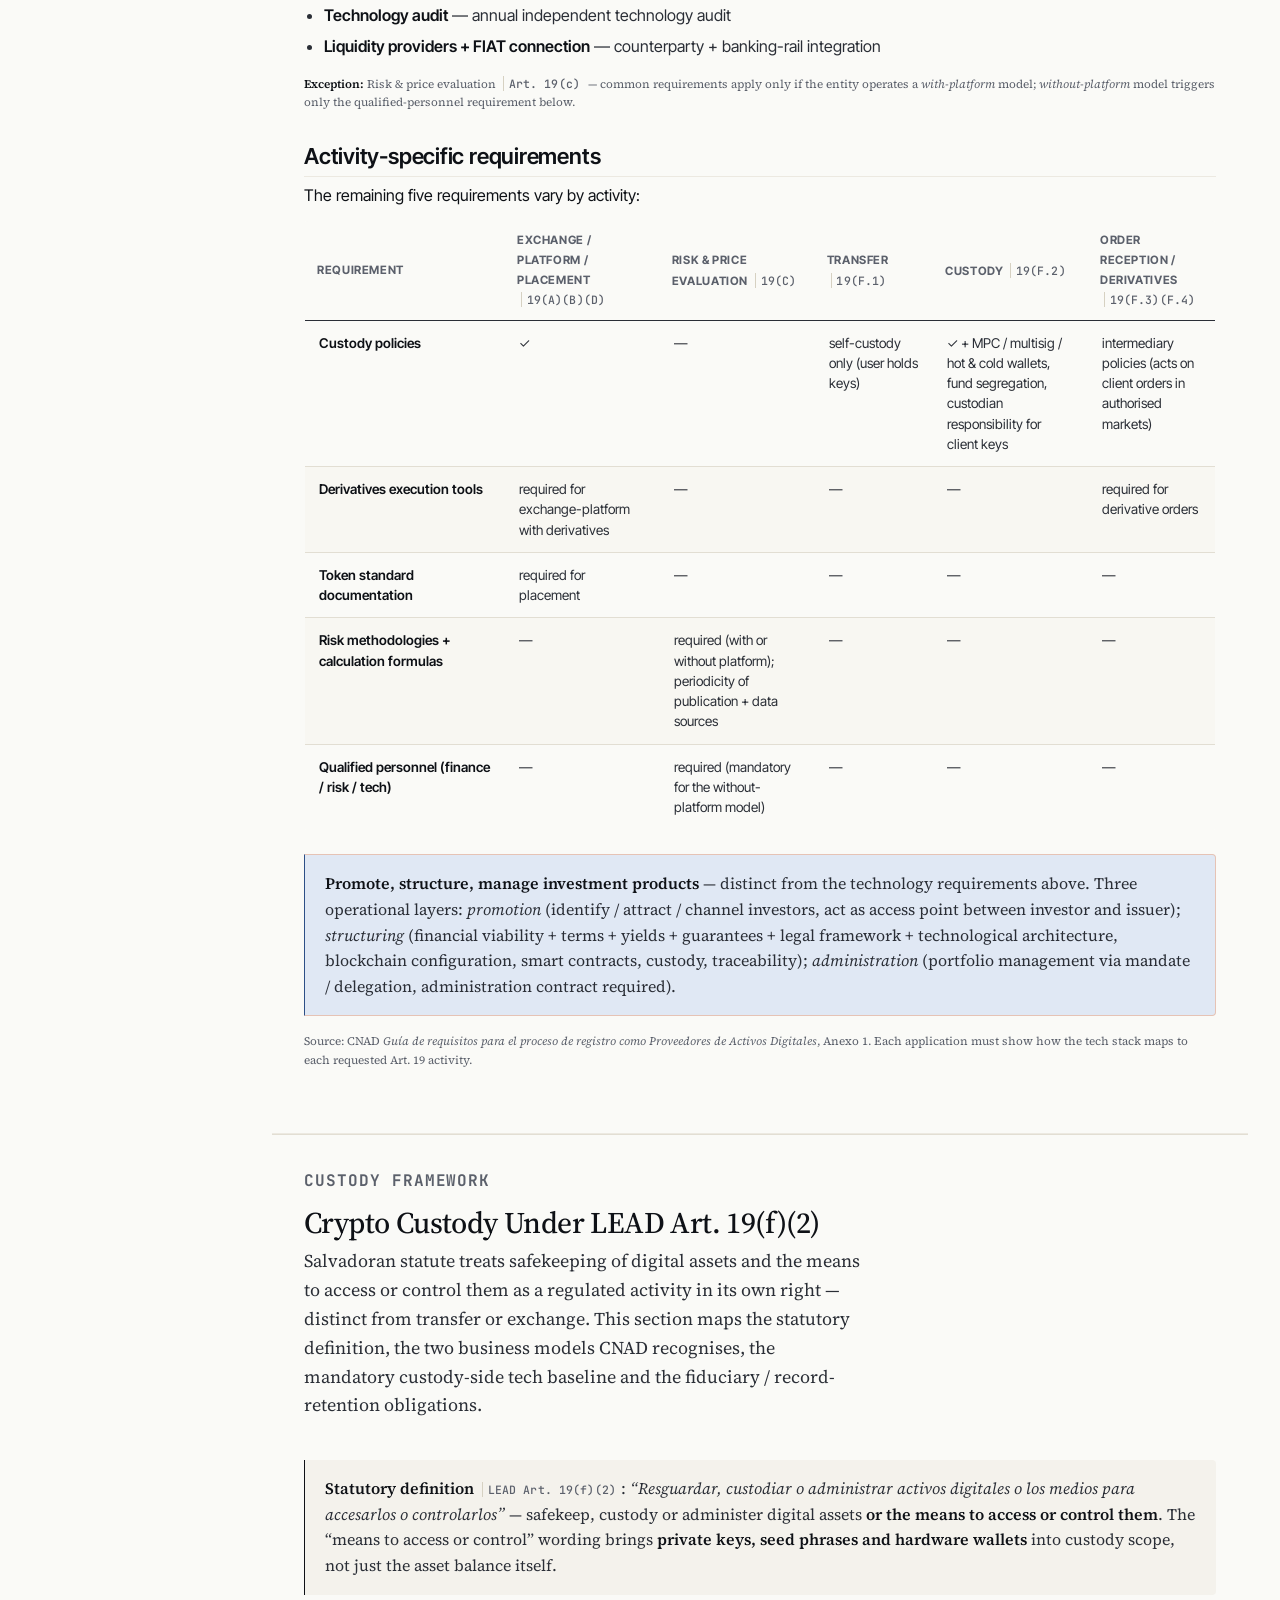
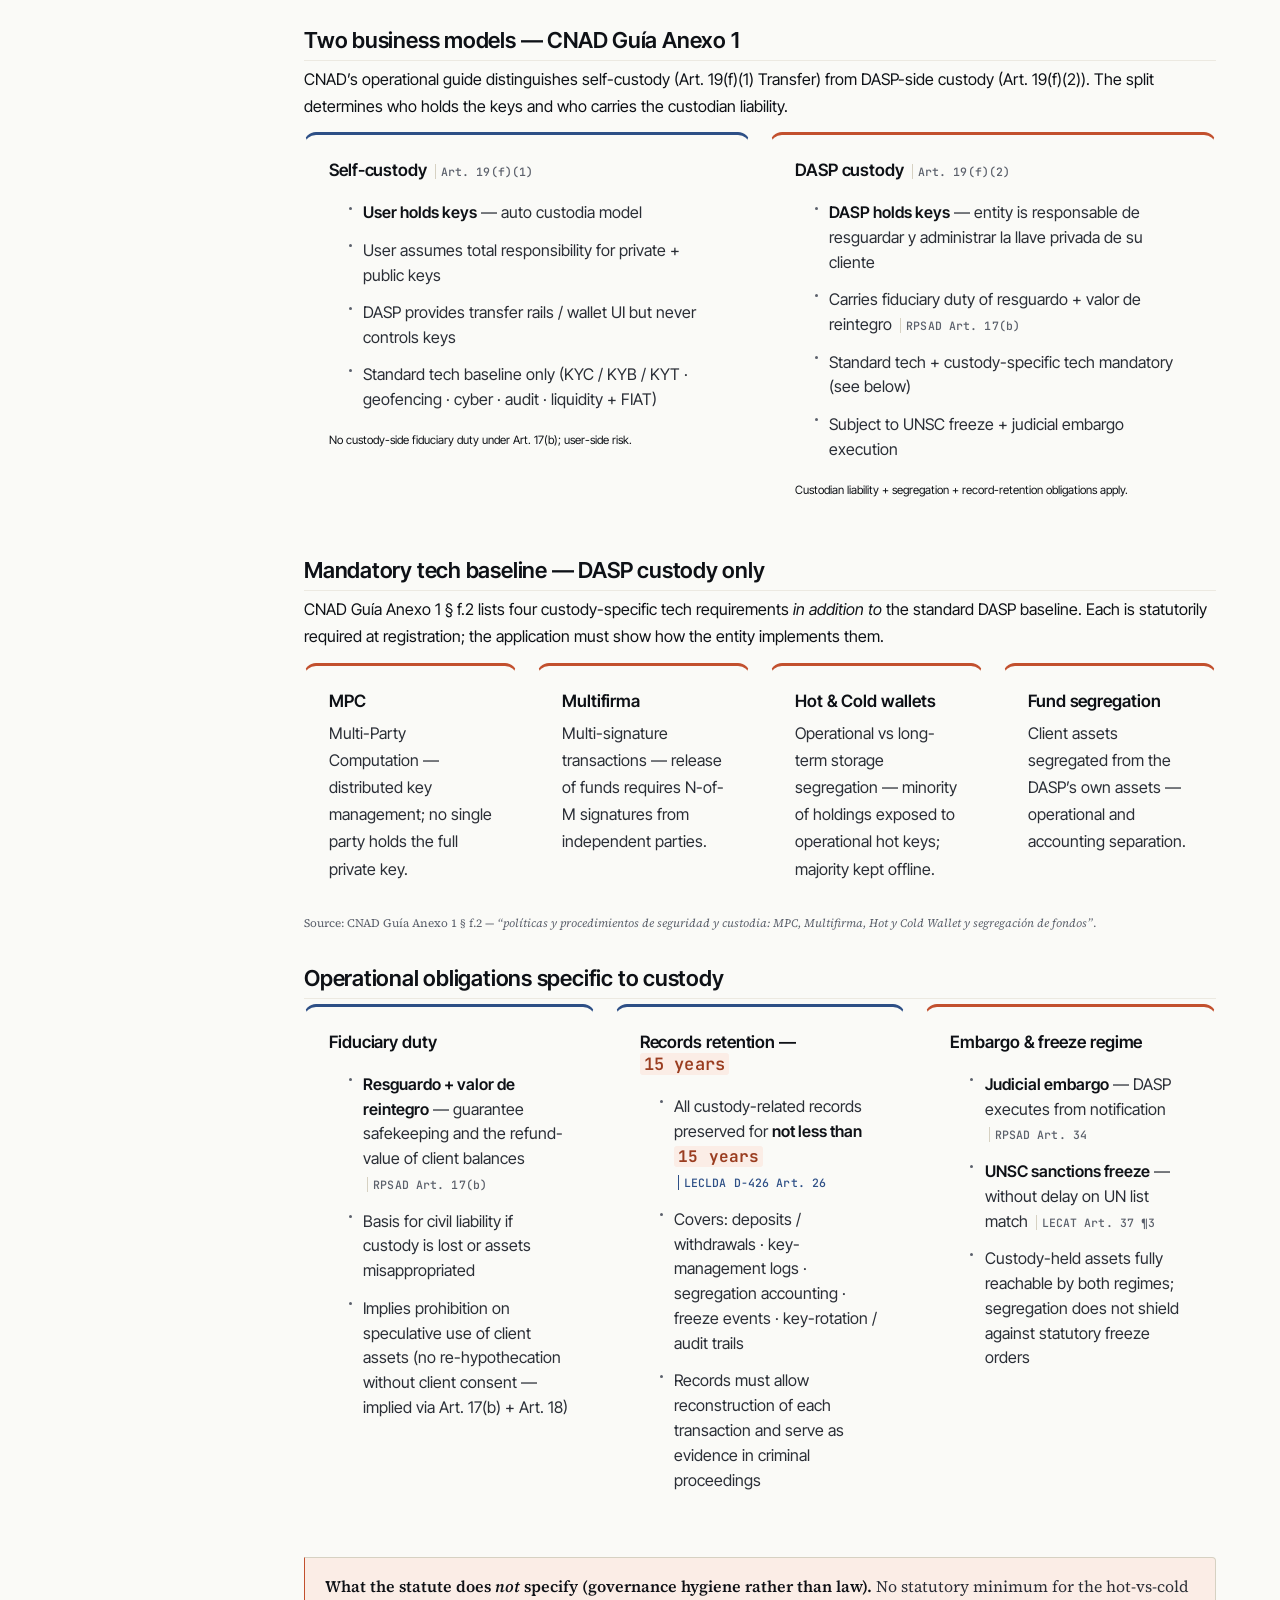
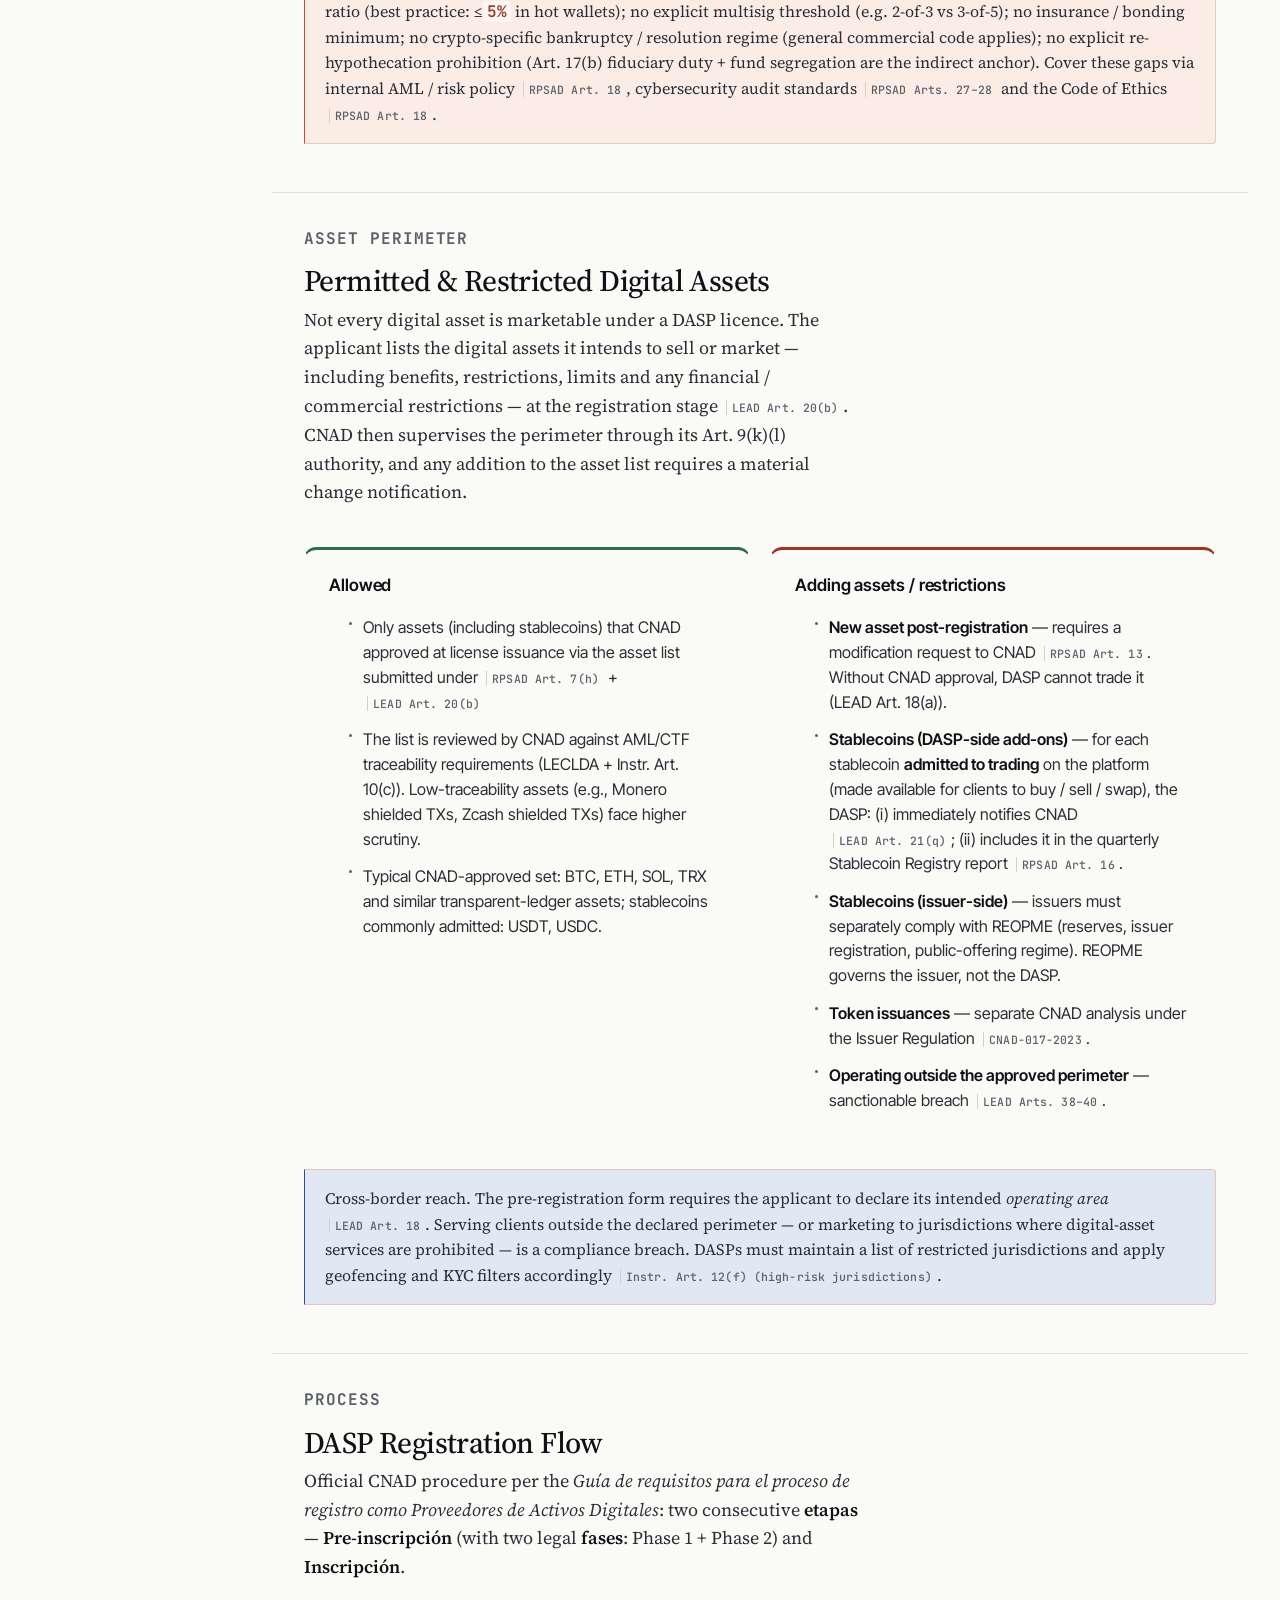
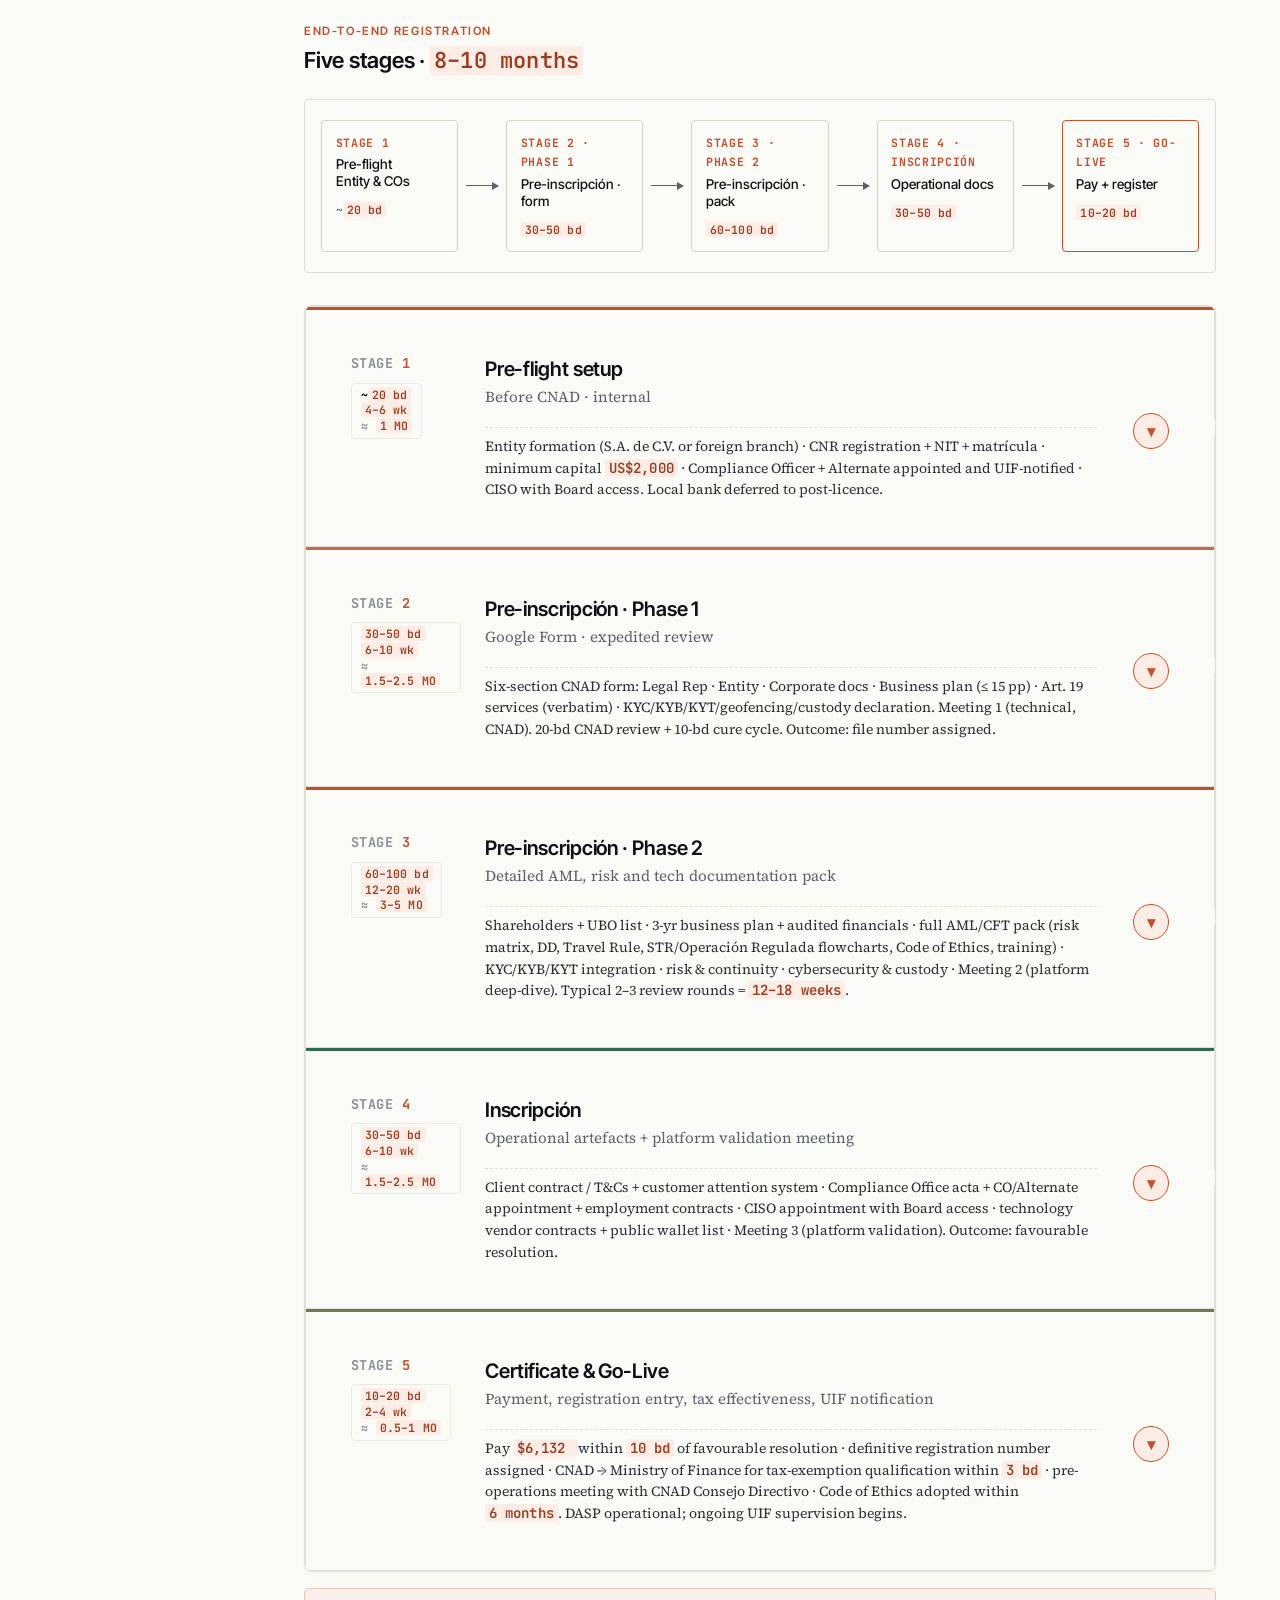
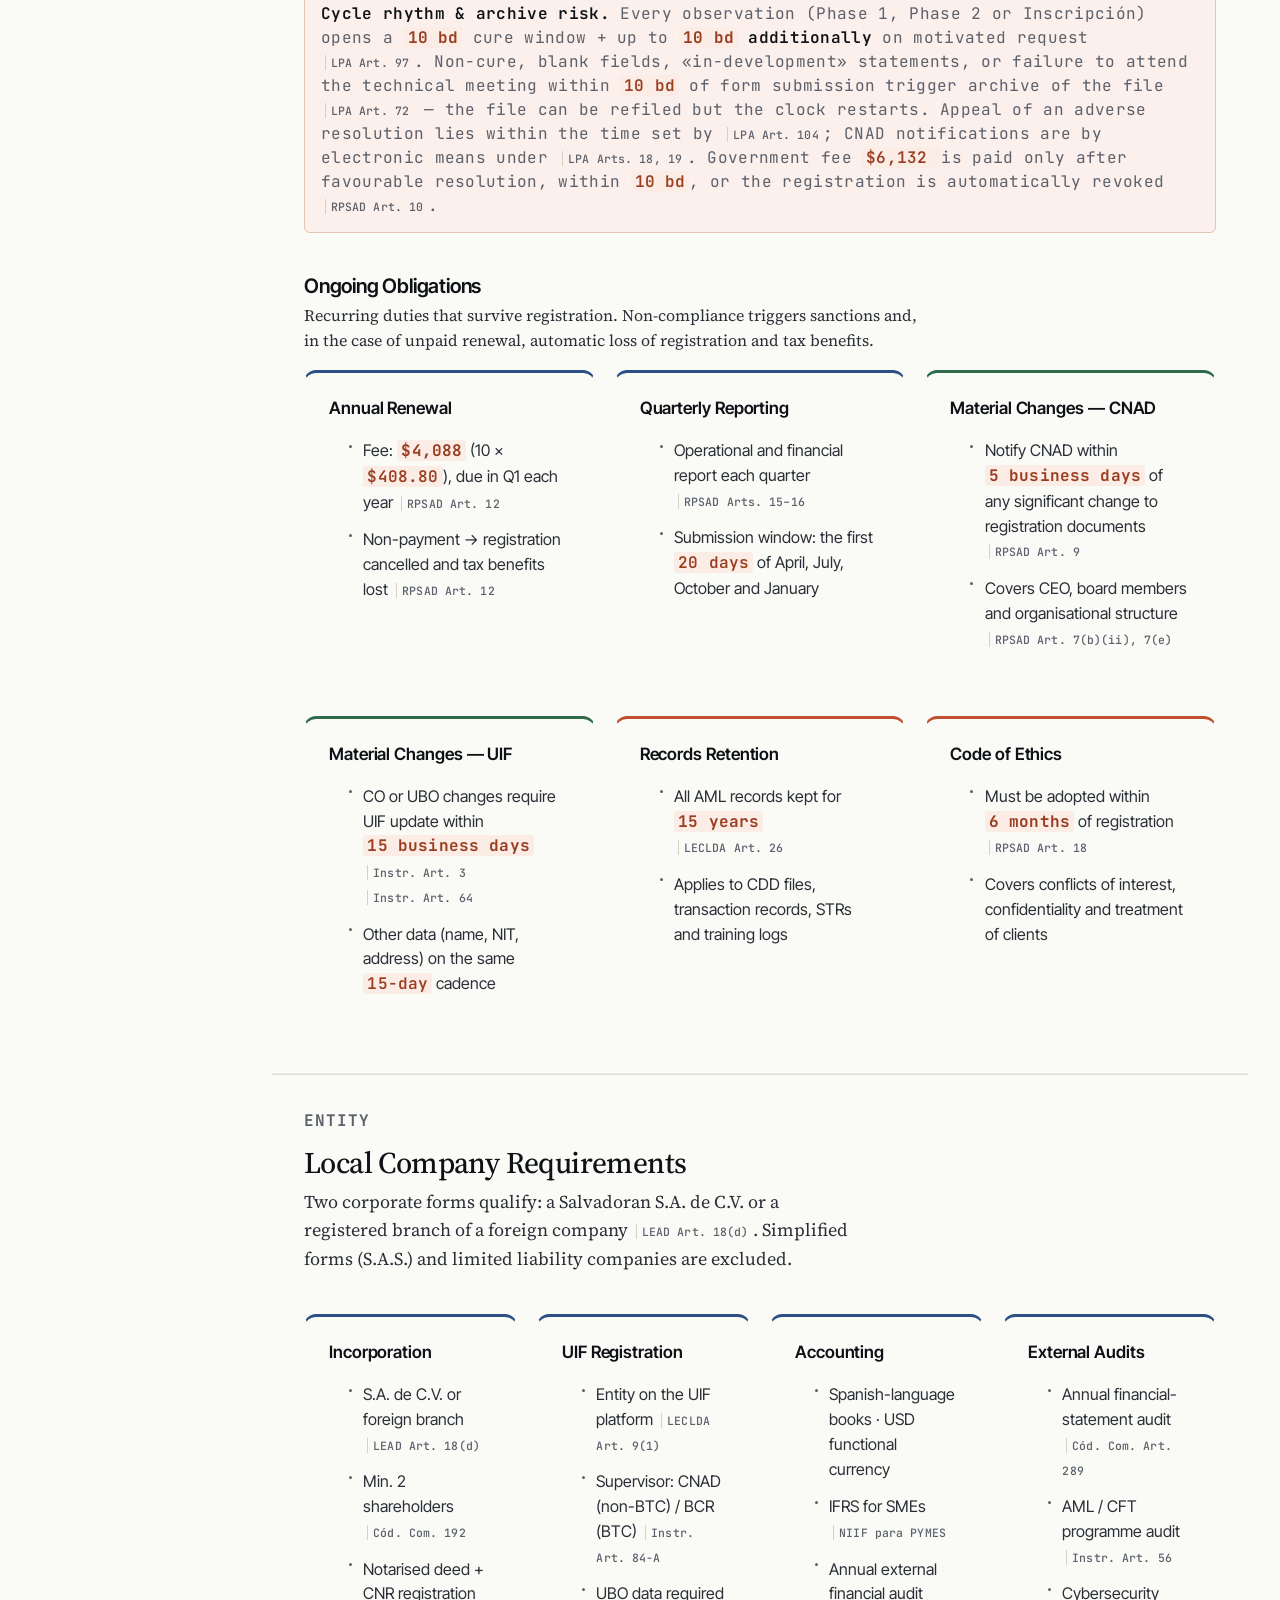
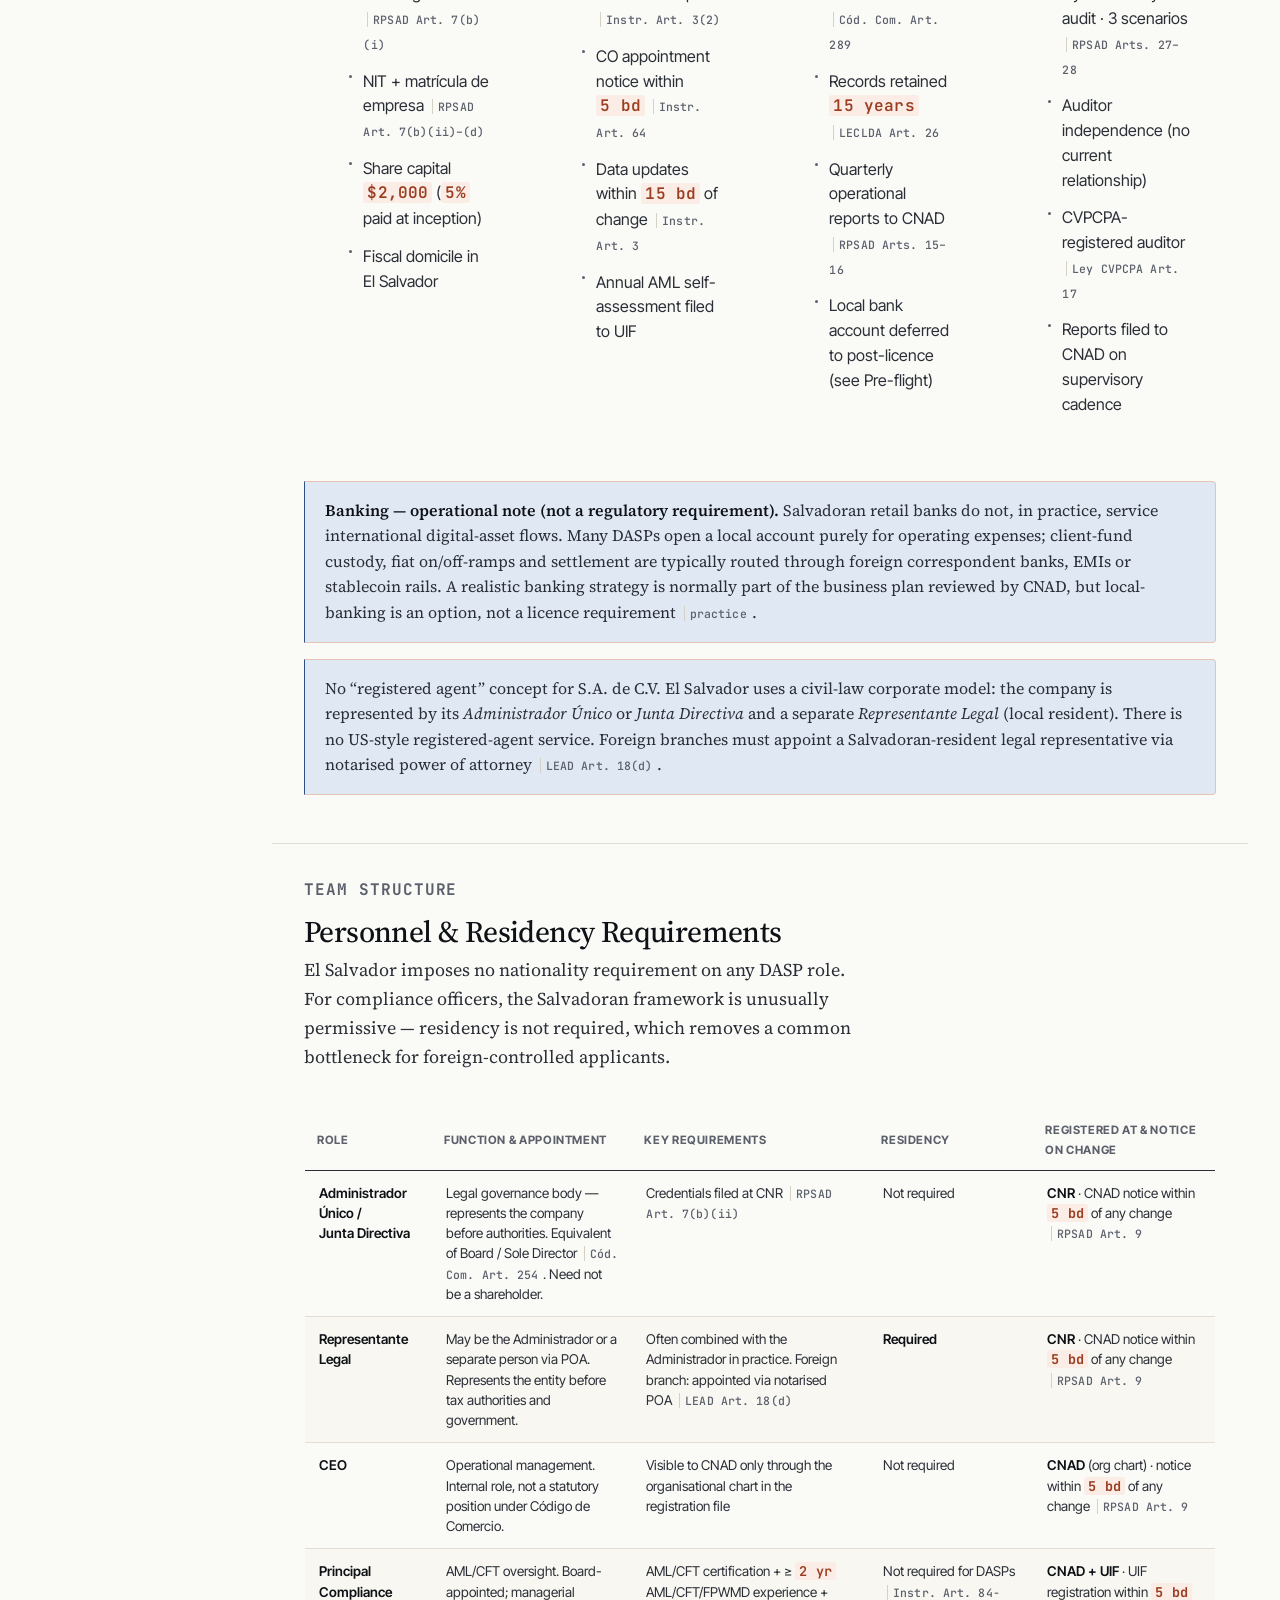
<file: licensing.html>
<!DOCTYPE html>
<html lang="en">
<head>
    <meta charset="UTF-8">
    <meta name="viewport" content="width=device-width, initial-scale=1.0">
    <meta name="description" content="El Salvador DASP licensing guide — PSAD registration with CNAD under LEAD. Timeline, costs, personnel, regulatory framework.">
    <meta name="theme-color" content="#faf9f5">
    <meta property="og:type" content="article">
    <meta property="og:url" content="https://salvadordaps.netlify.app/licensing.html">
    <meta property="og:title" content="Licensing — El Salvador DASP">
    <meta property="og:description" content="Full practitioner's guide to DASP registration in El Salvador: flow, costs, compliance, tax benefits, sanctions. Updated June 2026.">
    <meta property="og:image" content="https://salvadordaps.netlify.app/og-licensing.png">
    <meta property="og:image:width" content="1200">
    <meta property="og:image:height" content="630">
    <meta property="og:locale" content="en_US">
    <meta name="twitter:card" content="summary_large_image">
    <meta name="twitter:title" content="El Salvador DASP Registration Guide">
    <meta name="twitter:description" content="Full practitioner's guide to DASP registration under LEAD in El Salvador. 8–10 months, $6,132 fee, 0% tax.">
    <meta name="twitter:image" content="https://salvadordaps.netlify.app/og-licensing.png">
    <link rel="canonical" href="https://salvadordaps.netlify.app/licensing.html">
    <title>Licensing &amp; Registration — El Salvador DASP</title>
    <link rel="icon" type="image/svg+xml" href="data:image/svg+xml,%3Csvg xmlns='http://www.w3.org/2000/svg' viewBox='0 0 32 32'%3E%3Crect width='32' height='32' rx='7' fill='%23d97757'/%3E%3Cpath d='M7.5 7.5h6.2q5.6 0 5.6 8.2t-5.6 8.3H7.5z' fill='none' stroke='%23faf9f5' stroke-width='2.3' stroke-linejoin='round'/%3E%3Ccircle cx='22.5' cy='22.5' r='2.3' fill='%23faf9f5'/%3E%3C/svg%3E">
    <link rel="apple-touch-icon" href="data:image/svg+xml,%3Csvg xmlns='http://www.w3.org/2000/svg' viewBox='0 0 32 32'%3E%3Crect width='32' height='32' rx='7' fill='%23d97757'/%3E%3Cpath d='M7.5 7.5h6.2q5.6 0 5.6 8.2t-5.6 8.3H7.5z' fill='none' stroke='%23faf9f5' stroke-width='2.3' stroke-linejoin='round'/%3E%3Ccircle cx='22.5' cy='22.5' r='2.3' fill='%23faf9f5'/%3E%3C/svg%3E">
    <link rel="preconnect" href="https://fonts.googleapis.com">
    <link rel="preconnect" href="https://fonts.gstatic.com" crossorigin>
    <link href="https://fonts.googleapis.com/css2?family=Inter+Tight:wght@400;500;600;700&family=Source+Serif+4:ital,opsz,wght@0,8..60,400;0,8..60,500;0,8..60,600;1,8..60,400&family=JetBrains+Mono:wght@400;500;600;700&family=Inter:wght@400;500;600;700&family=Instrument+Serif:ital@0;1&display=swap" rel="stylesheet">
    <script type="application/ld+json">
    {
        "@context": "https://schema.org",
        "@type": "TechArticle",
        "headline": "El Salvador DASP Registration Guide",
        "description": "Practitioner's guide to Digital Asset Service Provider registration under LEAD (Decree 643/2023) and the CNAD process.",
        "inLanguage": "en",
        "dateModified": "2026-04-22",
        "about": ["DASP", "LEAD", "CNAD", "El Salvador", "Digital Assets Regulation"]
    }
    </script>
    <style>
        :root {
            /* Anthropic / Claude brand palette */
            --white: #ffffff;
            --bg: #faf9f5;              /* ivory — claude.ai body */
            --bg-alt: #f2f0e8;          /* warm cream for alt sections */
            --border: #e4e1d4;          /* warm border */
            --border-light: #eeece2;
            --text: #141413;            /* Dark ink */
            --text-2: #3d3929;          /* warm secondary */
            --text-3: #6b6758;          /* WCAG AA warm muted */
            --text-muted: #b0aea5;      /* Mid Gray — spec */
            --accent: #d97757;          /* Orange — spec primary */
            --accent-2: #c26a49;        /* darker coral for hover */
            --accent-light: #fbf0eb;
            --accent-border: #ecc8b8;
            --emerald: #788c5d;         /* Green — spec tertiary (sage) */
            --emerald-2: #6a7c51;
            --emerald-light: #f1f3ea;
            --emerald-border: #cdd5b8;
            --amber: #b8893a;           /* warm ochre */
            --amber-light: #f7f0e0;
            --amber-border: #e6d4a8;
            --red: #b84a3a;             /* terracotta — warmer than pure red */
            --red-light: #f5e8e5;
            --red-border: #e3beb5;
            --navy: #141413;            /* ink, not blue */
            --blue: #6a9bcc;            /* Blue — spec secondary (for accents only) */

            /* spacing tokens */
            --gap-xs: 0.5rem;
            --gap-sm: 0.75rem;
            --gap-md: 1rem;
            --gap-lg: 1.5rem;
            --gap-xl: 2.5rem;

            /* radius tokens */
            --r-sm: 6px;
            --r-md: 10px;
            --r-lg: 14px;

            /* focus ring — warm coral */
            --focus: 0 0 0 3px rgba(217,119,87,0.3);

            /* warm editorial shadow */
            --shadow-sm: 0 1px 2px rgba(20,20,19,0.04), 0 1px 3px rgba(20,20,19,0.03);
            --shadow-md: 0 4px 12px rgba(20,20,19,0.06), 0 2px 4px rgba(20,20,19,0.04);
            --shadow-lg: 0 12px 32px rgba(20,20,19,0.08), 0 4px 8px rgba(20,20,19,0.04);
        }

        @media (prefers-color-scheme: dark) {
            :root {
                --white: #1f1e1c;
                --bg: #141413;              /* warm ink */
                --bg-alt: #1a1917;
                --border: #2a2824;
                --border-light: #24221e;
                --text: #faf9f5;            /* ivory on ink */
                --text-2: #d6d3c4;
                --text-3: #b0aea5;
                --text-muted: #6b6758;
                --accent: #e89075;          /* lighter coral */
                --accent-2: #d97757;
                --accent-light: rgba(217,119,87,0.14);
                --accent-border: rgba(232,144,117,0.35);
                --emerald: #9cb381;
                --emerald-2: #788c5d;
                --emerald-light: rgba(120,140,93,0.14);
                --emerald-border: rgba(156,179,129,0.35);
                --amber: #d9a862;
                --amber-light: rgba(184,137,58,0.16);
                --amber-border: rgba(217,168,98,0.35);
                --red: #d97060;
                --red-light: rgba(184,74,58,0.14);
                --red-border: rgba(217,112,96,0.35);
                --navy: #faf9f5;            /* inverted ink */
                --blue: #8ab2d9;
                --focus: 0 0 0 3px rgba(232,144,117,0.45);
                --shadow-sm: 0 1px 2px rgba(0,0,0,0.3);
                --shadow-md: 0 4px 12px rgba(0,0,0,0.4);
                --shadow-lg: 0 12px 32px rgba(0,0,0,0.5);
            }
        }

        *, *::before, *::after { margin: 0; padding: 0; box-sizing: border-box; }
        html { scroll-behavior: smooth; scroll-padding-top: 80px; }
        @media (prefers-reduced-motion: reduce) {
            html { scroll-behavior: auto; }
            *, *::before, *::after { animation-duration: 0.01ms !important; transition-duration: 0.01ms !important; }
        }

        body {
            font-family: 'Inter', -apple-system, BlinkMacSystemFont, sans-serif;
            background: var(--bg);
            color: var(--text);
            line-height: 1.7;
            -webkit-font-smoothing: antialiased;
            -moz-osx-font-smoothing: grayscale;
            text-rendering: optimizeLegibility;
        }

        .container { max-width: 980px; margin: 0 auto; padding: 0 2rem; }
        .serif { font-family: 'Instrument Serif', Georgia, serif; }

        /* ── UTILITY CLASSES ── */
        .row-between { display: flex; justify-content: space-between; align-items: baseline; gap: 1rem; flex-wrap: wrap; }
        .stack-sm > * + * { margin-top: 0.5rem; }
        .stack-md > * + * { margin-top: 0.75rem; }
        .stack-lg > * + * { margin-top: 1.25rem; }
        .mt-sm { margin-top: 0.75rem; }
        .mt-md { margin-top: 1.25rem; }
        .mt-lg { margin-top: 2.5rem; }
        .kbd-label {
            font-size: 11.5px; font-weight: 700; text-transform: uppercase;
            letter-spacing: 0.06em; color: var(--text-muted);
        }
        .grid-3-equal { display: grid; grid-template-columns: repeat(3, 1fr); gap: 1rem; }
        .price-pill {
            text-align: center; padding: 1rem;
            background: var(--bg); border-radius: var(--r-md);
        }
        .price-pill__val {
            font-family: 'Instrument Serif', Georgia, serif;
            font-size: 20px; color: var(--navy); display: block; line-height: 1.2;
        }
        .price-pill__lbl { font-size: 11.5px; color: var(--text-2); display: block; margin-top: 0.15rem; }
        .price-pill__note { font-size: 11.5px; color: var(--text-muted); display: block; margin-top: 0.15rem; }
        .note-sm { font-size: 11.5px; color: var(--text-3); }

        /* ── FOCUS VISIBLE ── */
        :focus { outline: none; }
        :focus-visible {
            outline: none; box-shadow: var(--focus);
            border-radius: 4px;
        }
        a:focus-visible, summary:focus-visible, button:focus-visible, [role="button"]:focus-visible {
            outline: none; box-shadow: var(--focus);
        }

        /* ── SCROLL PROGRESS ── */
        .scroll-progress {
            position: fixed; top: 0; left: 0; right: 0;
            height: 3px; background: transparent; z-index: 200;
            pointer-events: none;
        }
        .scroll-progress__fill {
            height: 100%; background: var(--accent);
            width: 0%; transition: width 0.1s linear;
        }

        /* ── BACK TO TOP ── */
        .back-to-top {
            position: fixed; bottom: 1.5rem; right: 1.5rem;
            width: 42px; height: 42px; border-radius: 50%;
            background: var(--navy); color: var(--white);
            border: none; cursor: pointer; z-index: 90;
            display: flex; align-items: center; justify-content: center;
            opacity: 0; transform: translateY(8px);
            transition: opacity 0.2s, transform 0.2s, background 0.2s;
            box-shadow: 0 4px 14px rgba(0,0,0,0.15);
            font-size: 18px; font-family: inherit;
        }
        .back-to-top.visible { opacity: 1; transform: translateY(0); }
        .back-to-top:hover { background: var(--accent); }

        /* ── ANCHOR HIGHLIGHT ── */
        .section:target > .container, section:target {
            animation: targetHighlight 1.4s ease-out;
        }
        @keyframes targetHighlight {
            0% { background: var(--accent-light); }
            100% { background: transparent; }
        }


        /* ── TOPBAR (shared layout) ── */
        .topbar {
            position: sticky; top: 0; z-index: 100;
            background: rgba(250,249,245,0.88);
            backdrop-filter: blur(12px) saturate(1.1);
            -webkit-backdrop-filter: blur(12px) saturate(1.1);
            border-bottom: 1px solid var(--border);
        }
        @media (prefers-color-scheme: dark) {
            .topbar { background: rgba(20,20,19,0.85); }
        }
        .topbar__inner {
            max-width: 980px; margin: 0 auto; padding: 0 2rem;
            display: flex; align-items: center; gap: 1.5rem;
            min-height: 56px; flex-wrap: wrap;
         min-width: 0; overflow-x: auto; scrollbar-width: none; }
        .topbar__brand {
            font-weight: 700; font-size: 13.5px; letter-spacing: -0.01em;
            color: var(--navy); text-decoration: none;
            display: flex; align-items: center; gap: 0.5rem; white-space: nowrap;
        }
        .topbar__brand::before {
            content: ""; display: inline-block; width: 22px; height: 22px;
            background: var(--accent); border-radius: 5px;
            background-image: url("data:image/svg+xml,%3Csvg xmlns='http://www.w3.org/2000/svg' viewBox='0 0 32 32'%3E%3Cpath d='M7.5 7.5h6.2q5.6 0 5.6 8.2t-5.6 8.3H7.5z' fill='none' stroke='%23faf9f5' stroke-width='2.3' stroke-linejoin='round'/%3E%3Ccircle cx='22.5' cy='22.5' r='2.3' fill='%23faf9f5'/%3E%3C/svg%3E");
            background-size: contain; background-repeat: no-repeat;
        }
        .topbar__inner::-webkit-scrollbar { display: none; }
        .topbar__nav { display: flex; gap: 0.25rem; align-items: center; padding-right: 1rem; flex-wrap: nowrap; overflow-x: auto; scrollbar-width: none; max-width: 100%; }
        .topbar__nav::-webkit-scrollbar { display: none; }
        .topbar__link {
            font-size: 13.5px; font-weight: 500; color: var(--text-2);
            text-decoration: none; padding: 0.5rem 0.85rem; border-radius: 6px;
            transition: background 0.15s, color 0.15s;
        }
        .topbar__link:hover { background: var(--accent-light); color: var(--accent); }
        .topbar__link[aria-current="page"] { background: var(--accent); color: white; }
        .topbar__pagenav {
            display: flex; gap: 0.1rem; align-items: center; flex-wrap: wrap;
            overflow-x: auto; scrollbar-width: none;
            min-width: 0; flex: 1;
        }
        .topbar__pagenav::-webkit-scrollbar { display: none; }
        .topbar__pagenav a {
            font-size: 11.5px; color: var(--text-3); text-decoration: none;
            padding: 0.35rem 0.55rem; border-radius: 5px; white-space: nowrap;
            transition: color 0.15s, background 0.15s;
        }
        .topbar__pagenav a:hover { color: var(--accent); background: var(--accent-light); }
        @media (max-width: 760px) {
            .topbar__pagenav { display: none; }
        }

        /* ── NAV (legacy, retained for reference) ── */
        .nav {
            position: sticky; top: 0; z-index: 100;
            background: rgba(250,249,245,0.88);
            backdrop-filter: blur(12px) saturate(1.1);
            -webkit-backdrop-filter: blur(12px) saturate(1.1);
            border-bottom: 1px solid var(--border);
        }
        @media (prefers-color-scheme: dark) {
            .nav { background: rgba(20,20,19,0.85); }
        }
        .nav__inner {
            max-width: 980px; margin: 0 auto; padding: 0 2rem;
            display: flex; align-items: center; gap: 0;
            overflow-x: auto; scrollbar-width: none;
            -webkit-mask-image: linear-gradient(to right, black calc(100% - 24px), transparent 100%);
                    mask-image: linear-gradient(to right, black calc(100% - 24px), transparent 100%);
        }
        .nav__inner::-webkit-scrollbar { display: none; }
        .nav__brand {
            font-weight: 700; font-size: 13.5px; letter-spacing: -0.01em;
            color: var(--navy); padding: 1rem 1.25rem 1rem 0;
            border-right: 1px solid var(--border); margin-right: 0.5rem;
            white-space: nowrap; flex-shrink: 0;
        }
        .nav a {
            flex-shrink: 0; padding: 1rem 0.75rem;
            font-size: 11.5px; font-weight: 500; color: var(--text-3);
            text-decoration: none; position: relative;
            transition: color 0.2s;
        }
        .nav a::after {
            content: ''; position: absolute; bottom: 0; left: 0.75rem; right: 0.75rem;
            height: 2px; background: var(--accent); transform: scaleX(0);
            transition: transform 0.2s;
        }
        .nav a:hover { color: var(--text); }
        .nav a.active { color: var(--accent); }
        .nav a.active::after { transform: scaleX(1); }
        .nav__sep {
            flex-shrink: 0; width: 1px; height: 14px; background: var(--border);
            margin: 0 0.4rem; align-self: center;
        }
        .nav__group-label {
            flex-shrink: 0; font-size: 11.5px; font-weight: 600;
            color: var(--text-muted); text-transform: uppercase;
            letter-spacing: 0.08em; padding: 0 0.5rem; align-self: center;
        }
        @media (max-width: 900px) {
            .nav__group-label { display: none; }
        }

        /* ── HERO ── */
        .hero {
            position: relative;
            padding: 7rem 2rem 5.5rem;
            background: var(--bg);
            border-bottom: 1px solid var(--border-light);
            overflow: hidden;
        }
        .hero::before {
            content: '';
            position: absolute; inset: 0;
            background: radial-gradient(ellipse 900px 500px at 85% -10%, rgba(217,119,87,0.18) 0%, transparent 60%),
                        radial-gradient(ellipse 600px 400px at 0% 100%, rgba(120,140,93,0.08) 0%, transparent 50%);
            pointer-events: none;
        }
        .hero__inner {
            position: relative;
            max-width: 980px; margin: 0 auto;
        }
        .hero__label {
            display: inline-flex; align-items: center; gap: 0.5rem;
            font-size: 11.5px; font-weight: 600; color: var(--accent-2);
            background: var(--accent-light); border: 1px solid var(--accent-border);
            padding: 0.35rem 1rem; border-radius: 100px;
            margin-bottom: 1.5rem;
            letter-spacing: 0.01em;
        }
        .hero h1 {
            /* font-family / size / weight come from cryptoguides-overrides.css
               (Inter Tight, design-system convention). Local rule keeps colour
               + max-width + bottom margin only. */
            color: var(--navy);
            max-width: 780px; margin-bottom: 1.5rem;
        }
        .hero__desc {
            font-size: 18px; color: var(--text-2);
            max-width: 620px; line-height: 1.65;
            margin-bottom: 2.25rem;
        }
        .hero__cta {
            display: flex; gap: 0.75rem; flex-wrap: wrap;
            margin-bottom: 2.5rem;
        }
        .btn {
            display: inline-flex; align-items: center; gap: 0.4rem;
            padding: 0.85rem 1.4rem; border-radius: 999px;
            font-size: 13.5px; font-weight: 600;
            text-decoration: none; cursor: pointer; border: 1px solid transparent;
            transition: background 0.2s, border-color 0.2s, transform 0.1s, color 0.2s, box-shadow 0.2s;
            font-family: inherit;
            letter-spacing: 0.005em;
        }
        .btn--primary { background: var(--accent); color: var(--white); box-shadow: 0 1px 2px rgba(20,20,19,0.1); }
        .btn--primary:hover { background: var(--accent-2); box-shadow: 0 4px 12px rgba(217,119,87,0.3); }
        .btn.btn--secondary {
            background: transparent !important;
            color: var(--navy) !important;
            border: 1.5px solid var(--navy) !important;
        }
        .btn.btn--secondary:hover {
            background: var(--navy) !important;
            color: var(--white) !important;
            border-color: var(--navy) !important;
        }
        .btn--ghost {
            background: transparent; color: var(--accent);
            border-color: var(--accent-border);
            padding: 0.5rem 1rem; font-size: 11.5px;
        }
        .btn--ghost:hover { background: var(--accent-light); color: var(--accent-2); border-color: var(--accent); }
        .flow-controls {
            display: flex; justify-content: flex-end;
            margin: 0 0 1rem; gap: 0.5rem;
        }
        .btn:active { transform: translateY(1px); }
        .btn__arrow { transition: transform 0.2s; }
        .btn:hover .btn__arrow { transform: translateX(3px); }
        .metrics {
            display: grid; grid-template-columns: repeat(4, minmax(0, 1fr)); gap: 1px;
            background: var(--border);
            border: 1px solid var(--border);
            border-radius: var(--r-lg); overflow: hidden;
            max-width: 720px;
            box-shadow: var(--shadow-sm);
        }
        @media (max-width: 540px) {
            .metrics { grid-template-columns: repeat(2, minmax(0, 1fr)); }
        }
        .metric {
            background: var(--white); padding: 1.35rem 1.5rem;
            text-align: center;
            min-width: 0;
        }
        @media (max-width: 540px) { .metric { padding: 1rem 0.75rem; } }
        .metrics .metric .metric__val {
            font-family: 'JetBrains Mono', 'SF Mono', Menlo, monospace !important;
            font-size: 1.4rem !important; font-weight: 600 !important;
            color: #b76629 !important;
            background: #fbf0eb !important;
            padding: 0.2rem 0.65rem !important; border-radius: 6px !important;
            display: inline-block !important; line-height: 1.2 !important;
            letter-spacing: 0 !important;
        }
        .metric__label {
            font-size: 11.5px; font-weight: 600; text-transform: uppercase;
            letter-spacing: 0.1em; color: var(--text-3); margin-top: 0.3rem;
        }

        /* ── SECTIONS ── */
        .section { padding: 4.5rem 0; }
        .section--alt { background: var(--bg-alt); border-top: 1px solid var(--border-light); border-bottom: 1px solid var(--border-light); }
        .section__label {
            font-size: 11.5px; font-weight: 700; text-transform: uppercase;
            letter-spacing: 0.12em; color: var(--accent); margin-bottom: 0.75rem;
        }
        .section__title {
            font-family: 'Instrument Serif', Georgia, serif;
            font-size: clamp(1.5rem, 3vw, 2rem);
            font-weight: 400; color: var(--navy);
            margin-bottom: 0.4rem; letter-spacing: -0.01em;
        }
        .section__subh {
            font-family: 'Instrument Serif', Georgia, serif;
            font-size: 20px; font-weight: 400; color: var(--navy);
            margin-bottom: 0.3rem; letter-spacing: -0.005em;
            padding-bottom: 0.35rem; border-bottom: 1px solid var(--border-light);
        }
        .section__desc {
            color: var(--text-2); max-width: 560px;
            margin-bottom: 2.5rem; font-size: 13.5px;
        }

        /* ── REF TAG ── */
        .ref {
            font-size: 11.5px; font-weight: 600; color: var(--accent);
            background: var(--accent-light); padding: 1px 6px; border-radius: 4px;
            white-space: nowrap; cursor: pointer; transition: background 0.15s, color 0.15s;
            letter-spacing: 0.02em;
        }
        .ref:hover { background: var(--accent); color: var(--white); }
        .ref--copied { background: var(--emerald) !important; color: var(--white) !important; }
        /* Allow long ref chips to wrap inside narrow table cells */
        .tbl td .ref { white-space: normal; word-break: break-word; }
        @media (max-width: 480px) {
            .ref, .cite, .ref-cite { white-space: normal !important; word-break: break-word; }
        }
        .ref--practice {
            color: var(--amber); background: var(--amber-light); cursor: default;
        }
        .ref--practice:hover { background: var(--amber-light); color: var(--amber); }
        .tag {
            display: inline-flex; align-items: center;
            font-size: 11.5px; font-weight: 600;
            padding: 3px 8px; border-radius: 4px;
        }
        .tag--blue { background: var(--accent-light); color: var(--accent); }
        .tag--green { background: var(--emerald-light); color: var(--emerald); }
        .tag--amber { background: var(--amber-light); color: var(--amber); }
        .tag--red { background: var(--red-light); color: var(--red); }

        /* ── ABBR TOOLTIP ── */
        abbr[title] {
            text-decoration: underline dotted var(--text-3);
            text-decoration-thickness: 1px;
            text-underline-offset: 3px;
            cursor: help;
        }

        /* ── GLOSSARY / FAQ ── */
        .glossary {
            display: grid; grid-template-columns: repeat(auto-fill, minmax(260px, 1fr));
            gap: 0.75rem 1.25rem;
        }
        .glossary dt {
            font-weight: 600; color: var(--navy); font-size: 13.5px;
        }
        .glossary dd {
            margin: 0.1rem 0 0.6rem; font-size: 13.5px; color: var(--text-2);
        }
        .faq-list {
            display: grid; gap: 0.55rem; margin-top: 1.1rem;
        }
        .faq-item {
            background: var(--white); border: 1px solid var(--border-light);
            border-left: 1px solid var(--emerald);
            border-radius: var(--r-sm, 8px);
            padding: 0.85rem 1rem; transition: border-color 0.2s, box-shadow 0.2s;
        }
        .faq-item:hover { border-color: var(--border); }
        .faq-item[open] {
            border-left-color: var(--accent);
            box-shadow: 0 1px 2px rgba(20, 20, 19, 0.04);
        }
        .faq-item summary {
            cursor: pointer; font-weight: 600; color: var(--navy);
            font-size: 16px; list-style: none; line-height: 1.45;
            padding-right: 1.75rem; position: relative;
        }
        .faq-item summary::-webkit-details-marker { display: none; }
        .faq-item summary::after {
            content: '+'; color: var(--emerald); font-size: 20px;
            font-weight: 400; line-height: 1;
            position: absolute; right: 0; top: 0.1rem;
            transition: transform 0.2s, color 0.2s;
        }
        .faq-item[open] summary::after {
            transform: rotate(45deg); color: var(--accent);
            transform-origin: 50% 45%;
        }
        .faq-item div, .faq-item__body {
            padding: 0.65rem 0 0.1rem; margin-top: 0.55rem;
            border-top: 1px solid var(--border-light);
            font-size: 13.5px; line-height: 1.6; color: var(--text-2);
        }
        .faq-item div p:first-child, .faq-item__body p:first-child { margin-top: 0.4rem; }
        .faq-item div ul, .faq-item__body ul { margin: 0.45rem 0 0.6rem; padding-left: 1.1rem; }
        .faq-item div li, .faq-item__body li { margin-bottom: 0.3rem; }

        /* ── TIMELINE V2 — MODERN PHASE CARDS ── */
        .timeline {
            margin: 1rem 0 2.5rem 0;
        }
        .timeline__head {
            display: flex; justify-content: space-between; align-items: flex-end;
            flex-wrap: wrap; gap: 1rem; margin-bottom: 1.5rem;
        }
        .timeline__kicker {
            font-size: 11.5px; font-weight: 600; letter-spacing: 0.14em;
            text-transform: uppercase; color: var(--accent);
            display: block; margin-bottom: 0.35rem;
        }
        .timeline__title {
            font-family: 'Instrument Serif', Georgia, serif;
            font-size: 20px; font-weight: 400; color: var(--navy);
            letter-spacing: -0.01em; margin: 0;
        }
        .timeline__meta {
            display: flex; flex-direction: column; gap: 0.25rem;
            font-size: 11.5px; color: var(--text-3); text-align: right;
        }
        .timeline__meta strong { color: var(--text); font-weight: 600; }
        @media (max-width: 640px) { .timeline__meta { text-align: left; } }

        .timeline__track {
            display: grid; grid-template-columns: repeat(5, 1fr);
            gap: 0; position: relative;
            background: var(--white); border: 1px solid var(--border);
            border-radius: var(--r-lg); overflow: hidden;
            box-shadow: 0 2px 6px rgba(20,20,19,0.03);
        }
        @media (max-width: 1100px) { .timeline__track { grid-template-columns: repeat(3, 1fr); } }
        @media (max-width: 720px)  { .timeline__track { grid-template-columns: 1fr; } }

        .phase-card {
            position: relative;
            padding: 1.6rem 1.3rem 1.3rem;
            border-right: 1px solid var(--border-light);
            background: var(--white);
            transition: background 0.2s;
            min-width: 0;
        }
        @media (max-width: 540px) { .phase-card { padding: 1.2rem 0.9rem 1rem; } }
        .phase-card:last-child { border-right: 0; }
        @media (max-width: 1100px) {
            .phase-card:nth-child(3n) { border-right: 0; }
            .phase-card:nth-child(n+4) { border-top: 1px solid var(--border-light); }
        }
        @media (max-width: 720px) {
            .phase-card { border-right: 0; }
            .phase-card:not(:first-child) { border-top: 1px solid var(--border-light); }
        }
        .phase-card:hover { background: var(--bg); }
        .phase-card::before {
            content: ''; position: absolute; top: 0; left: 0; right: 0;
            height: 3px; background: var(--phase-c, var(--accent));
        }
        .phase-card[data-phase-color="accent"]    { --phase-c: var(--accent); }
        .phase-card[data-phase-color="accent-2"]  { --phase-c: var(--accent-2); }
        .phase-card[data-phase-color="amber"]     { --phase-c: var(--amber); }
        .phase-card[data-phase-color="emerald"]   { --phase-c: var(--emerald); }
        .phase-card[data-phase-color="emerald-2"] { --phase-c: var(--emerald-2); }
        /* Chevron between cards on desktop */
        .phase-card:not(:last-child)::after {
            content: ''; position: absolute;
            right: -7px; top: 50%; transform: translateY(-50%) rotate(45deg);
            width: 12px; height: 12px;
            border-top: 1px solid var(--border);
            border-right: 1px solid var(--border);
            background: var(--white);
            z-index: 2;
        }
        @media (max-width: 1100px) { .phase-card::after { display: none; } }

        .phase-card__head {
            display: flex; flex-direction: column; gap: 0.5rem; align-items: flex-start;
            margin-bottom: 0.85rem;
        }
        .phase-card__num {
            font-family: 'Instrument Serif', Georgia, serif;
            font-size: 30px; line-height: 1; color: var(--phase-c, var(--accent));
            font-weight: 400;
        }
        .phase-card__dur {
            font-size: 11.5px; font-weight: 600; letter-spacing: 0.04em;
            text-transform: none; color: var(--text-2);
            background: var(--bg); padding: 0.25rem 0.55rem; border-radius: 4px;
            border: 1px solid var(--border-light);
            white-space: normal; line-height: 1.3;
        }
        .phase-card__dur strong { color: var(--navy); font-weight: 600; }
        .phase-card__title {
            font-family: 'Instrument Serif', Georgia, serif;
            font-size: 16px; font-weight: 400; color: var(--navy);
            margin: 0 0 0.2rem 0; letter-spacing: -0.005em;
        }
        .phase-card__sub {
            font-size: 11.5px; color: var(--text-3);
            margin: 0 0 0.85rem 0;
        }
        .phase-card__list {
            list-style: none; padding: 0; margin: 0;
        }
        .phase-card__list li {
            position: relative; padding: 0.25rem 0 0.25rem 0.85rem;
            font-size: 11.5px; color: var(--text-2); line-height: 1.4;
        }
        .phase-card__list li::before {
            content: ''; position: absolute; left: 0; top: 0.55rem;
            width: 4px; height: 4px; border-radius: 50%;
            background: var(--phase-c, var(--accent));
        }
        .timeline__foot {
            margin-top: 1rem; font-size: 11.5px; color: var(--text-3);
            padding: 0.85rem 1rem; background: var(--accent-light);
            border: 1px solid var(--accent-border); border-radius: var(--r-md);
            line-height: 1.5;
        }
        .timeline__foot strong { color: var(--navy); }

        /* ── ADVANTAGES GRID ── */
        .advantages { display: grid; grid-template-columns: repeat(auto-fill, minmax(280px, 1fr)); gap: 1.1rem; margin-top: 1.5rem; }
        .advantage {
            background: var(--white);
            border: 1px solid var(--border);
            border-radius: var(--r-md);
            padding: 1.5rem 1.5rem 1.4rem;
            position: relative;
            overflow: hidden;
            transition: border-color 0.2s, transform 0.2s, box-shadow 0.2s;
            display: flex;
            flex-direction: column;
        }
        .advantage::before {
            content: '';
            position: absolute;
            left: 0; top: 0; bottom: 0;
            width: 3px;
            background: var(--accent);
            opacity: 0;
            transition: opacity 0.2s;
        }
        .advantage:hover {
            border-color: var(--accent-border);
            transform: translateY(-2px);
            box-shadow: 0 6px 16px rgba(20,20,19,0.06);
        }
        .advantage:hover::before { opacity: 1; }
        .advantage h3 {
            font-family: 'Instrument Serif', Georgia, serif;
            font-size: 18px;
            font-weight: 400;
            color: var(--navy);
            margin: 0 0 0.4rem 0;
            letter-spacing: -0.005em;
            line-height: 1.3;
        }
        .advantage p {
            font-size: 13.5px;
            color: var(--text-2);
            line-height: 1.55;
            margin: 0;
        }
        .advantage__num {
            position: absolute;
            top: 0.95rem;
            right: 1.15rem;
            font-family: 'JetBrains Mono', 'SF Mono', Menlo, monospace;
            font-size: 11.5px;
            font-weight: 600;
            color: var(--text-3);
            line-height: 1;
            letter-spacing: 0.08em;
            opacity: 0.7;
        }

        /* ── ACTIVITY CARDS — LEAD Art. 19 grid ── */
        .activity-grid {
            display: grid;
            grid-template-columns: repeat(3, 1fr);
            grid-auto-rows: 1fr;
            gap: 1rem;
            margin: 1rem 0 1.5rem;
        }
        .activity-card {
            background: var(--white);
            border: 1px solid var(--border);
            border-radius: var(--r-md);
            padding: 1.1rem 1.2rem;
            display: flex;
            flex-direction: column;
            height: 100%;
            transition: border-color 0.2s, transform 0.2s, box-shadow 0.2s;
        }
        .activity-card:hover {
            border-color: var(--accent-border);
            transform: translateY(-1px);
            box-shadow: 0 4px 12px rgba(20,20,19,0.05);
        }
        .activity-card__head {
            display: flex;
            justify-content: space-between;
            align-items: flex-start;
            gap: 0.6rem;
            margin-bottom: 0.55rem;
        }
        .activity-card__head h4 {
            font-family: 'Inter Tight', sans-serif;
            font-size: 16px;
            font-weight: 600;
            color: var(--navy);
            margin: 0;
            letter-spacing: -0.005em;
            line-height: 1.3;
        }
        .activity-card p {
            font-size: 13.5px;
            color: var(--text-2);
            line-height: 1.5;
            margin: 0;
        }
        .activity-card__sub {
            font-size: 0.8rem !important;
            color: var(--text-3) !important;
            margin-top: 0.5rem !important;
            padding-top: 0.5rem;
            border-top: 1px dashed var(--border);
        }
        @media (max-width: 960px) {
            .activity-grid { grid-template-columns: repeat(2, 1fr); }
        }
        @media (max-width: 540px) {
            .activity-grid { grid-template-columns: 1fr; }
        }

        /* ── COMMON-REQS list (Activity-perimeter common baseline) ── */
        .common-reqs {
            margin: 0;
            padding-left: 1.2rem;
        }
        .common-reqs li {
            font-size: 13.5px;
            line-height: 1.55;
            margin: 0.3rem 0;
            color: var(--text-2);
        }
        .common-reqs li strong { color: var(--navy); }

        /* ── BSP vs DASP visual comparison ── */
        .vs-grid {
            display: grid; grid-template-columns: 1fr auto 1fr; gap: 1.25rem;
            align-items: stretch; margin-top: 1.5rem;
        }
        @media (max-width: 720px) { .vs-grid { grid-template-columns: 1fr; } }
        .vs-card {
            background: var(--white); border: 1px solid var(--border);
            border-radius: var(--r-lg); padding: 1.5rem;
            position: relative;
        }
        .vs-card--bsp { border-top: 3px solid var(--amber); }
        .vs-card--dasp { border-top: 3px solid var(--emerald); }
        .vs-card__badge {
            display: inline-block; font-size: 11.5px; font-weight: 700;
            letter-spacing: 0.12em; text-transform: uppercase;
            padding: 3px 9px; border-radius: 100px;
            margin-bottom: 0.5rem;
        }
        .vs-card--bsp .vs-card__badge { color: var(--amber); background: var(--amber-light); }
        .vs-card--dasp .vs-card__badge { color: var(--emerald); background: var(--emerald-light); }
        .vs-card h3 {
            font-family: 'Instrument Serif', Georgia, serif;
            font-size: 20px; font-weight: 400; color: var(--navy);
            margin: 0 0 0.4rem 0;
        }
        .vs-card__tagline {
            font-size: 13.5px; color: var(--text-2);
            margin: 0 0 1rem 0; line-height: 1.5;
        }
        .vs-card__list { list-style: none; padding: 0; margin: 0; }
        .vs-card__list li {
            position: relative; padding: 0.4rem 0 0.4rem 1.3rem;
            font-size: 13.5px; color: var(--text-2); line-height: 1.45;
            border-bottom: 1px solid var(--border-light);
        }
        .vs-card__list li:last-child { border-bottom: 0; }
        .vs-card__list li::before {
            content: '✓'; position: absolute; left: 0; top: 0.4rem;
            font-size: 13.5px; color: var(--emerald); font-weight: 700;
        }
        .vs-card--bsp .vs-card__list li::before { color: var(--amber); }
        .vs-divider {
            display: flex; flex-direction: column; align-items: center;
            justify-content: center; color: var(--text-3);
            font-family: 'Instrument Serif', Georgia, serif;
            font-size: 30px; font-weight: 400;
            padding: 0 0.25rem;
        }
        @media (max-width: 720px) { .vs-divider { transform: rotate(90deg); padding: 0; } }

        /* ── LEGISLATION EXPANDABLE ── */
        .legis-details {
            background: var(--white); border: 1px solid var(--border);
            border-radius: var(--r-lg); overflow: hidden;
            margin-top: 1rem;
        }
        .legis-details > summary {
            padding: 1.1rem 1.4rem; cursor: pointer;
            display: flex; align-items: center; justify-content: space-between;
            font-family: 'Inter Tight', 'Inter', sans-serif;
            font-size: 16px; color: var(--navy); font-weight: 600;
            letter-spacing: -0.005em;
            list-style: none; transition: background 0.15s;
        }
        .legis-details > summary::-webkit-details-marker { display: none; }
        .legis-details > summary::marker { content: ''; }
        .legis-details > summary:hover { background: var(--bg); }
        .legis-details__summary-text { flex: 1; }
        .legis-details__chev {
            transition: transform 0.2s; font-size: 13.5px; color: var(--accent);
        }
        .legis-details[open] > summary .legis-details__chev { transform: rotate(180deg); }
        .legis-details[open] > summary { border-bottom: 1px solid var(--border-light); }
        .legis-details__body { padding: 1.25rem 1.4rem 1.5rem; }

        /* ── PART DIVIDER — Section block labels ── */
        .part-divider {
            padding: 3rem 0 1rem 0;
            border-top: 2px solid var(--border);
            margin-top: 1rem;
        }
        .part-divider .container { text-align: center; }
        .part-divider__kicker {
            font-size: 11.5px; font-weight: 700; letter-spacing: 0.22em;
            text-transform: uppercase; color: var(--accent);
            display: inline-block; padding: 0.35rem 1.1rem;
            background: var(--accent-light); border: 1px solid var(--accent-border);
            border-radius: 100px; margin-bottom: 1rem;
        }
        .part-divider__title {
            font-family: 'Inter Tight', 'Inter', sans-serif;
            font-size: clamp(1.6rem, 3.5vw, 2.3rem); font-weight: 500;
            color: var(--navy); margin: 0 0 0.5rem 0; letter-spacing: -0.02em;
            line-height: 1.15;
        }
        .part-divider__sub {
            font-size: 16px; color: var(--text-2);
            max-width: 620px; margin: 0 auto; line-height: 1.55;
        }
        .part-divider__spine {
            display: flex; align-items: center; justify-content: center;
            gap: 0.6rem; margin-top: 1.25rem;
            color: var(--text-3); font-size: 11.5px;
            font-weight: 500;
        }
        .part-divider__dot {
            width: 6px; height: 6px; border-radius: 50%;
            background: var(--accent);
        }

        /* ── TIMELINE FLOW ── */
        .flow { position: relative; }
        .flow::before {
            content: ''; position: absolute; left: 23px; top: 0; bottom: 0;
            width: 2px; background: var(--border);
        }
        .flow-step {
            position: relative; padding-left: 64px; margin-bottom: 0;
            border-bottom: 1px solid var(--border-light);
        }
        .flow-step:last-child { border-bottom: none; }
        .flow-step__num {
            position: absolute; left: 0; top: 1.75rem;
            width: 48px; height: 48px; border-radius: 50%;
            background: var(--white); border: 2px solid var(--border);
            display: flex; align-items: center; justify-content: center;
            font-family: 'Instrument Serif', Georgia, serif;
            font-size: 18px; color: var(--navy);
            z-index: 1; transition: all 0.25s;
        }
        .flow-step.open .flow-step__num {
            background: var(--phase-color, var(--accent));
            border-color: var(--phase-color, var(--accent));
            color: var(--white);
        }
        .flow-step[data-phase="entity"]  { --phase-color: var(--accent); }
        .flow-step[data-phase="prereg"]  { --phase-color: var(--accent-2); }
        .flow-step[data-phase="docs"]    { --phase-color: var(--amber); }
        .flow-step[data-phase="review"]  { --phase-color: var(--emerald); }
        .flow-step[data-phase="final"]   { --phase-color: var(--emerald-2); }
        .flow-step__head {
            display: flex; align-items: flex-start; justify-content: space-between;
            padding: 1.5rem 0; cursor: pointer; user-select: none; gap: 1rem;
        }
        .flow-step__phase {
            display: inline-flex; align-items: center; gap: 0.45rem;
            font-size: 11.5px; font-weight: 700; text-transform: uppercase;
            letter-spacing: 0.1em; color: var(--text-3); margin-bottom: 0.15rem;
        }
        .flow-step__phase::before {
            content: ''; display: inline-block;
            width: 9px; height: 9px; border-radius: 2px;
            background: var(--phase-color, var(--text-muted));
        }
        .flow-step__title {
            font-family: 'Instrument Serif', Georgia, serif;
            font-size: 18px; font-weight: 400; color: var(--navy);
            margin-bottom: 0.2rem;
        }
        .flow-step__sub { font-size: 13.5px; color: var(--text-2); }
        .flow-step__duration {
            flex-shrink: 0; font-size: 11.5px; font-weight: 600;
            color: var(--text-3); background: var(--bg);
            padding: 0.3rem 0.75rem; border-radius: 6px;
            border: 1px solid var(--border); white-space: nowrap;
            margin-top: 0.2rem;
        }
        .flow-step__toggle {
            flex-shrink: 0; width: 28px; height: 28px;
            display: flex; align-items: center; justify-content: center;
            color: var(--text-3); transition: transform 0.2s;
            margin-top: 0.2rem;
        }
        .flow-step.open .flow-step__toggle { transform: rotate(180deg); }
        .flow-step__body {
            max-height: 0; overflow: hidden;
            transition: max-height 0.4s ease;
        }
        .flow-step.open .flow-step__body { max-height: 4000px; }
        .flow-step__content {
            padding: 0 0 2rem 0;
        }
        .flow-step__content h5 {
            font-size: 11.5px; font-weight: 700; text-transform: uppercase;
            letter-spacing: 0.08em; color: var(--text-3);
            margin: 1.25rem 0 0.5rem; padding-bottom: 0.35rem;
            border-bottom: 1px solid var(--border-light);
        }
        .flow-step__content h5:first-child { margin-top: 0; }
        .flow-step__content ul { list-style: none; }
        .flow-step__content li {
            position: relative; padding: 0.3rem 0 0.3rem 1rem;
            font-size: 13.5px; color: var(--text-2);
        }
        .flow-step__content li::before {
            content: ''; position: absolute; left: 0; top: 0.7rem;
            width: 4px; height: 4px; border-radius: 50%;
            background: var(--text-3);
        }
        .flow-step__tags {
            display: flex; flex-wrap: wrap; gap: 0.4rem; margin-top: 1rem;
        }

        /* ── STEP-5 A..G SUB-TABS ── */
        .step-tabs {
            display: flex; flex-wrap: wrap; gap: 0.4rem;
            margin: 0.75rem 0 1rem;
            padding: 0.3rem; border-radius: 10px;
            background: var(--bg-alt); border: 1px solid var(--border-light);
        }
        .step-tab {
            appearance: none; background: transparent; border: 1px solid transparent;
            padding: 0.45rem 0.8rem; border-radius: 7px;
            font: 500 0.75rem/1.1 'Inter', -apple-system, sans-serif;
            color: var(--text-2); cursor: pointer;
            transition: background 0.15s, color 0.15s, border-color 0.15s;
            white-space: nowrap;
        }
        .step-tab:hover { color: var(--accent); }
        .step-tab[aria-selected="true"] {
            background: var(--white); color: var(--text);
            border-color: var(--border);
            box-shadow: 0 1px 2px rgba(20,20,19,0.06);
        }
        .step-tab__letter {
            display: inline-block; width: 1.1em;
            font-weight: 700; color: var(--accent); margin-right: 0.2rem;
        }
        .step-tab[aria-selected="true"] .step-tab__letter { color: var(--accent-2); }
        .step-tab-panels [role="tabpanel"] { display: none; }
        .step-tab-panels [role="tabpanel"].is-active { display: block; }
        .step-tab-panels [role="tabpanel"] > h5:first-child { margin-top: 0; border-bottom: none; padding-bottom: 0; }
        @media (max-width: 640px) {
            .step-tabs { overflow-x: auto; flex-wrap: nowrap; -webkit-overflow-scrolling: touch; }
            .step-tab { flex-shrink: 0; }
        }

        /* ── GANTT BAR ── */
        .gantt {
            display: flex; border-radius: 8px; overflow: hidden;
            margin-bottom: 2rem; border: 1px solid var(--border);
        }
        .gantt__seg {
            display: flex; align-items: center; justify-content: center;
            padding: 0.6rem 0.3rem; font-size: 11.5px; font-weight: 600;
            color: var(--white); text-align: center; line-height: 1.3;
            letter-spacing: 0.01em;
        }

        /* ── SECTION H3 (uniform mini-heading within a section) ── */
        .section__h3 {
            font-family: 'Instrument Serif', Georgia, serif;
            font-weight: 400; color: var(--navy);
            font-size: 20px; letter-spacing: -0.01em;
            margin-top: 2.5rem; margin-bottom: 0.25rem;
        }
        .section__h3 + p.section__lead {
            font-size: 13.5px; color: var(--text-2);
            margin-bottom: 1rem; max-width: 620px;
        }

        /* ── ANCHOR COPY-LINKS ON H2/H3 ── */
        .h-anchor {
            opacity: 0;
            display: inline-block;
            margin-left: 0.35em;
            padding: 0 0.25em;
            color: var(--text-muted);
            font-family: 'Inter', -apple-system, sans-serif;
            font-weight: 500; font-size: 11.5px;
            line-height: 1; letter-spacing: 0;
            vertical-align: middle;
            text-decoration: none; cursor: pointer;
            border-radius: 4px;
            transition: opacity 0.15s, color 0.15s, background 0.15s;
            user-select: none;
        }
        .section__title:hover .h-anchor,
        .section__h3:hover .h-anchor,
        .h-anchor:focus { opacity: 1; }
        .h-anchor:hover { color: var(--accent); background: var(--accent-light); }
        .h-anchor--copied { opacity: 1 !important; color: var(--white) !important; background: var(--emerald) !important; }
        @media (hover: none) {
            .h-anchor { opacity: 0.5; }
        }

        /* ── GRID CARDS ── */
        .grid { display: grid; gap: 1.25rem; align-items: stretch; }
        .grid--2 { grid-template-columns: repeat(auto-fill, minmax(340px, 1fr)); }
        .grid--3 { grid-template-columns: repeat(auto-fill, minmax(260px, 1fr)); }
        .grid--4 { grid-template-columns: repeat(auto-fill, minmax(200px, 1fr)); }

        .card {
            background: var(--white); border: 1px solid var(--border);
            border-left: 1px solid var(--text-3);
            border-radius: 10px; padding: 1.5rem;
            transition: box-shadow 0.2s, border-color 0.2s, transform 0.2s;
            display: flex; flex-direction: column;
        }
        .card:hover {
            border-color: var(--text-3);
            box-shadow: 0 4px 12px rgba(0,0,0,0.04);
        }
        /* Left-accent variants — semantic grouping */
        /* Card accent colours come from cryptoguides-overrides.css (3px top stripe).
           Local left-border rules removed — they were dead-overridden by the global
           .card { border-color: transparent !important } rule. */
        /* Top-accent variants (for Costs grid) */
        .card--top-blue    { border-top: 3px solid var(--accent); }
        .card--top-green   { border-top: 3px solid var(--emerald); }
        .card--top-navy    { border-top: 3px solid var(--navy); }
        .card--top-amber   { border-top: 3px solid var(--amber); }
        /* Hero card (for Total Budget) */
        .card--hero {
            border-top: 3px solid var(--accent);
            background: linear-gradient(135deg, var(--accent-light) 0%, var(--emerald-light) 100%);
        }
        .card--full { grid-column: 1 / -1; }
        .card__icon {
            width: 36px; height: 36px; border-radius: 8px;
            display: flex; align-items: center; justify-content: center;
            font-size: 16px; margin-bottom: 0.75rem;
        }
        .card__icon--blue { background: var(--accent-light); }
        .card__icon--green { background: var(--emerald-light); }
        .card__icon--amber { background: var(--amber-light); }
        .card__icon--red { background: var(--red-light); }
        .card h3 {
            font-family: 'Instrument Serif', Georgia, serif;
            font-size: 16px; font-weight: 400; color: var(--navy);
            margin-bottom: 0.5rem;
        }
        .card--sanction h3 { font-size: 16px; }
        .card--sanction.card--accent-red h3 { color: var(--red); }
        .card--sanction.card--accent-green h3 { color: var(--emerald); }
        .card p, .card li { font-size: 13.5px; color: var(--text-2); }
        .card ul { list-style: none; }
        .card li {
            position: relative; padding: 0.2rem 0 0.2rem 0.9rem;
        }
        .card li::before {
            content: ''; position: absolute; left: 0; top: 0.6rem;
            width: 3px; height: 3px; border-radius: 50%;
            background: var(--text-3);
        }
        .card__head {
            display: flex; justify-content: space-between; align-items: baseline;
            gap: 1rem; margin-bottom: 0.75rem;
        }
        .card__head h3 { margin: 0; }
        .card__table { width: 100%; font-size: 13.5px; color: var(--text-2); }
        .card__table td { padding-top: 0.35rem; }
        .card__table tr:first-child td { padding-top: 0; }
        .card__table .price { text-align: right; }
        .card__note { font-size: 11.5px; color: var(--text-3); margin-top: auto; padding-top: 0.75rem; }

        /* ── TABS ── */
        .tabs {
            display: flex; gap: 0.25rem; margin-bottom: 2rem;
            border-bottom: 1px solid var(--border); padding-bottom: 0;
        }
        .tab-btn {
            padding: 0.65rem 1.2rem; border: none; background: none;
            font-size: 13.5px; font-weight: 500; color: var(--text-3);
            cursor: pointer; font-family: inherit;
            border-bottom: 2px solid transparent;
            margin-bottom: -1px; transition: all 0.2s;
        }
        .tab-btn:hover { color: var(--text); }
        .tab-btn.active { color: var(--accent); border-bottom-color: var(--accent); }
        .tab-panel { display: none; }
        .tab-panel.active { display: block; }

        /* ── TABLE ── */
        .tbl {
            width: 100%; border-collapse: collapse;
            border: 1px solid var(--border); border-radius: 10px;
            overflow: hidden; margin-bottom: 0.5rem;
        }
        .tbl thead th {
            background: var(--bg); padding: 0.7rem 1rem;
            font-size: 11.5px; font-weight: 700; text-transform: uppercase;
            letter-spacing: 0.06em; color: var(--text-3); text-align: left;
            border-bottom: 1px solid var(--border);
        }
        .tbl tbody td {
            padding: 0.65rem 1rem; font-size: 13.5px; color: var(--text-2);
            border-bottom: 1px solid var(--border-light);
        }
        .tbl tbody tr:last-child td { border-bottom: none; }
        .tbl tbody tr:hover { background: var(--bg); }
        .price { color: var(--navy); font-weight: 600; white-space: nowrap; }
        .tbl-note {
            font-size: 11.5px; color: var(--text-3); margin-top: 0.4rem;
            margin-bottom: 2rem;
        }

        /* ── CALLOUT ── */
        .callout {
            border-radius: 8px; padding: 1.25rem 1.5rem;
            margin-top: 1.25rem; font-size: 13.5px;
        }
        .callout--blue { background: var(--accent-light); border: 1px solid var(--accent-border); }
        .callout--green { background: var(--emerald-light); border: 1px solid var(--emerald-border); }
        .callout--amber { background: var(--amber-light); border: 1px solid var(--amber-border); }
        .callout--red { background: var(--red-light); border: 1px solid var(--red-border); }
        .callout strong { color: var(--navy); }
        .callout p { color: var(--text-2); margin: 0; }

        /* ── BENEFIT GRID ── */
        .benefits {
            display: grid; grid-template-columns: repeat(auto-fill, minmax(min(180px, 100%), 1fr));
            gap: 0.75rem;
        }
        .benefit {
            background: var(--emerald-light); border: 1px solid var(--emerald-border);
            border-radius: 8px; padding: 1rem 1.15rem; text-align: center;
            min-width: 0; overflow-wrap: break-word;
        }
        .benefit__val {
            font-family: 'Instrument Serif', Georgia, serif;
            font-size: 20px; color: var(--emerald); display: block;
        }
        .benefit__label {
            font-size: 11.5px; font-weight: 500; color: var(--text-2);
            margin-top: 0.15rem;
        }

        /* ── PRICING ── */
        .price-section { margin-bottom: 2.5rem; }
        .price-section__head {
            display: flex; align-items: baseline; justify-content: space-between;
            margin-bottom: 0.75rem; padding-bottom: 0.5rem;
            border-bottom: 2px solid var(--navy); gap: 1rem; flex-wrap: wrap;
        }
        .price-section__title {
            font-family: 'Inter Tight', 'Inter', sans-serif;
            font-size: 16px; font-weight: 600; color: var(--navy);
            letter-spacing: -0.005em;
        }
        .price-section__range {
            font-size: 16px; font-weight: 700; color: var(--accent);
        }

        /* ── FOOTER ── */
        .footer {
            padding: 3rem 2rem; text-align: center;
            background: var(--navy); color: rgba(255,255,255,0.6);
        }
        .footer strong { color: var(--white); }
        .footer p { font-size: 11.5px; margin-bottom: 0.35rem; }
        .footer a { color: rgba(255,255,255,0.8); text-decoration: none; }
        .footer a:hover { color: var(--white); }

        /* ── SCROLL ANIMATION ── */
        .fade-in {
            opacity: 0; transform: translateY(16px);
            transition: opacity 0.5s ease, transform 0.5s ease;
        }
        .fade-in.visible { opacity: 1; transform: translateY(0); }

        /* ── RESPONSIVE ── */
        @media (max-width: 1024px) {
            .metrics { grid-template-columns: repeat(4, 1fr); }
            .grid-3-equal { grid-template-columns: repeat(3, 1fr); }
        }
        @media (max-width: 768px) {
            .container { padding: 0 1rem; }
            .nav__inner { padding: 0 1rem; }
            .hero { padding: 4rem 1rem 3rem; }
            .metrics { grid-template-columns: repeat(2, 1fr); }
            .grid--2, .grid--3, .grid--4 { grid-template-columns: 1fr; }
            .grid-3-equal { grid-template-columns: 1fr; }
            .benefits { grid-template-columns: repeat(2, 1fr); }
            .flow-step { padding-left: 52px; }
            .flow::before { left: 19px; }
            .flow-step__num { width: 40px; height: 40px; font-size: 16px; }
            .flow-step__head { flex-wrap: wrap; }
            .flow-step__duration { order: 3; margin-top: 0.5rem; }
            .gantt { flex-wrap: wrap; }
            .gantt__seg { min-width: 33%; }
            .nav__brand { display: none; }
            .price-section__head { flex-direction: column; gap: 0.25rem; }
            .tbl-wrap { overflow-x: auto; -webkit-overflow-scrolling: touch; }
            .tbl-wrap .tbl { min-width: 560px; }
            .back-to-top { bottom: 1rem; right: 1rem; }
        }

        /* ── PRINT ── */
        @media print {
            .nav, .topbar, .topbar__pagenav, .scroll-progress, .back-to-top { display: none !important; }
            .hero { padding: 2rem 0; background: none; }
            .section { padding: 1.5rem 0; page-break-inside: avoid; }
            .section__title { page-break-after: avoid; }
            .flow-step__body { max-height: none !important; }
            .flow-step__toggle, .faq-item summary::after { display: none; }
            .faq-item[open] { break-inside: avoid; }
            .card, .tbl { box-shadow: none; break-inside: avoid; }
            .fade-in { opacity: 1; transform: none; }
            .footer { background: var(--white); color: var(--text-2); border-top: 1px solid var(--border); }
            .footer strong { color: var(--navy); }
            /* print href after anchors inside refs */
            .flow-step__content a[href^="http"]::after {
                content: " (" attr(href) ")";
                font-size: 11.5px; color: var(--text-3); font-weight: 400;
            }
            @page { margin: 2cm; }
            details { break-inside: avoid; }
            details > * { display: block !important; }
            summary::after { content: none !important; }
            .wizard__form, .wizard__output, .wiz-btn { display: none !important; }
            .wizard__note-print { display: block !important; }
        }

        /* ── AML WIZARD ── */
        .wizard {
            display: grid; grid-template-columns: 1fr 1.2fr; gap: 1.5rem;
            background: var(--white); border: 1px solid var(--border);
            border-radius: var(--r-lg); padding: 1.75rem;
            margin-top: 1.5rem;
        }
        @media (max-width: 860px) { .wizard { grid-template-columns: 1fr; } }
        .wizard__form { display: flex; flex-direction: column; gap: 1.1rem; }
        .wizard__fieldset {
            border: 1px solid var(--border-light); border-radius: var(--r-md);
            padding: 0.9rem 1rem; margin: 0;
        }
        .wizard__legend {
            font-size: 11.5px; font-weight: 600; letter-spacing: 0.08em;
            text-transform: uppercase; color: var(--text-3);
            padding: 0 0.5rem; margin-left: -0.25rem;
        }
        .wizard__chips { display: flex; flex-wrap: wrap; gap: 0.4rem; margin-top: 0.5rem; }
        .wizard__chip {
            position: relative; display: inline-flex; align-items: center;
            padding: 0.45rem 0.85rem; border: 1px solid var(--border);
            border-radius: 100px; background: var(--bg); color: var(--text-2);
            font-size: 13.5px; cursor: pointer; transition: all 0.15s;
            user-select: none;
        }
        .wizard__chip input { position: absolute; opacity: 0; pointer-events: none; }
        .wizard__chip:hover { border-color: var(--accent-border); color: var(--text); }
        .wizard__chip:has(input:checked) {
            background: var(--accent-light); border-color: var(--accent);
            color: var(--accent-2); font-weight: 500;
        }
        .wizard__row { display: grid; grid-template-columns: 1fr 1fr; gap: 0.75rem; margin-top: 0.5rem; }
        @media (max-width: 520px) { .wizard__row { grid-template-columns: 1fr; } }
        .wizard__label {
            display: block; font-size: 11.5px; font-weight: 600;
            color: var(--text-3); letter-spacing: 0.04em;
            text-transform: uppercase; margin-bottom: 0.3rem;
        }
        .wizard__input, .wizard__select {
            width: 100%; padding: 0.55rem 0.75rem;
            border: 1px solid var(--border); border-radius: var(--r-sm);
            background: var(--bg); color: var(--text);
            font-family: inherit; font-size: 13.5px;
        }
        .wizard__input:focus, .wizard__select:focus {
            outline: none; border-color: var(--accent);
            box-shadow: 0 0 0 3px var(--accent-light);
        }
        .wizard__checks { display: flex; flex-direction: column; gap: 0.4rem; margin-top: 0.5rem; }
        .wizard__check {
            display: flex; align-items: flex-start; gap: 0.55rem;
            font-size: 13.5px; color: var(--text-2); cursor: pointer;
            padding: 0.35rem 0.4rem; border-radius: var(--r-sm);
            transition: background 0.15s;
        }
        .wizard__check:hover { background: var(--bg); }
        .wizard__check input { margin-top: 0.15rem; accent-color: var(--accent); flex-shrink: 0; }
        .wizard__check span { line-height: 1.35; }
        .wiz-btn {
            padding: 0.7rem 1rem; border-radius: var(--r-sm);
            border: 1px solid var(--border); background: transparent;
            color: var(--text-2); font-family: inherit; font-size: 13.5px;
            font-weight: 500; cursor: pointer; transition: all 0.15s;
        }
        .wiz-btn:hover { border-color: var(--accent); color: var(--accent); }
        .wizard__actions { display: flex; gap: 0.5rem; margin-top: 0.25rem; }

        .wizard__output {
            background: var(--bg); border: 1px solid var(--border-light);
            border-radius: var(--r-md); padding: 1.25rem;
            max-height: 780px; overflow-y: auto;
        }
        .wizard__verdict {
            padding: 1rem 1.15rem; border-radius: var(--r-md);
            margin-bottom: 1rem; border-left: 1px solid var(--accent);
            background: var(--accent-light);
        }
        .wizard__verdict--sdd { border-left-color: var(--emerald); background: var(--emerald-light); }
        .wizard__verdict--cdd { border-left-color: var(--accent); background: var(--accent-light); }
        .wizard__verdict--edd { border-left-color: var(--amber); background: var(--amber-light); }
        .wizard__verdict--reject { border-left-color: var(--red); background: var(--red-light); }
        .wizard__verdict-label {
            font-size: 11.5px; font-weight: 700; letter-spacing: 0.12em;
            text-transform: uppercase; color: var(--text-3);
            margin-bottom: 0.3rem;
        }
        .wizard__verdict-title {
            font-family: 'Inter Tight', 'Inter', sans-serif;
            font-size: 20px; font-weight: 600; color: var(--text);
            margin: 0 0 0.3rem 0; line-height: 1.2; letter-spacing: -0.01em;
        }
        .wizard__verdict-sub { font-size: 13.5px; color: var(--text-2); margin: 0; }

        .wizard__block {
            border-top: 1px solid var(--border-light);
            padding: 0.85rem 0;
        }
        .wizard__block:first-of-type { border-top: 0; padding-top: 0; }
        .wizard__block-title {
            font-family: 'Inter Tight', 'Inter', sans-serif;
            font-size: 16px; font-weight: 600; color: var(--navy);
            margin: 0 0 0.4rem 0; letter-spacing: -0.005em;
            display: flex; align-items: center; gap: 0.5rem;
        }
        .wizard__block-badge {
            font-size: 11.5px; font-weight: 600; letter-spacing: 0.08em;
            text-transform: uppercase; padding: 2px 7px;
            border-radius: 4px; background: var(--border);
            color: var(--text-3);
        }
        .wizard__block-badge--req { background: var(--red-light); color: var(--red); }
        .wizard__block-badge--cond { background: var(--amber-light); color: var(--amber); }
        .wizard__block-badge--ok { background: var(--emerald-light); color: var(--emerald); }
        .wizard__list { list-style: none; padding: 0; margin: 0; }
        .wizard__list li {
            position: relative; padding: 0.2rem 0 0.2rem 1rem;
            font-size: 13.5px; color: var(--text-2); line-height: 1.45;
        }
        .wizard__list li::before {
            content: ""; position: absolute; left: 0.15rem; top: 0.55rem;
            width: 4px; height: 4px; border-radius: 50%;
            background: var(--accent);
        }
        .wizard__placeholder {
            text-align: center; padding: 3rem 1rem;
            color: var(--text-3); font-size: 13.5px; line-height: 1.5;
        }
        .wizard__note-print { display: none; }
        .wiz-hidden { display: none; }
    </style>
    <link rel="stylesheet" href="cryptoguides-overrides.css">
</head>
<body>

<div class="scroll-progress" aria-hidden="true"><div class="scroll-progress__fill"></div></div>

<!-- ══ TOPBAR (shared across all pages) ══ -->
<header class="topbar">
    <div class="topbar__inner">
        <a href="/" class="topbar__brand"><span class="topbar__brand-name">El Salvador DASP</span><span class="topbar__brand-sub">Digital Asset Service Provider Handbook</span></a>
        <nav class="topbar__nav" aria-label="Main">
            <a href="/" class="topbar__link">Overview</a>
            <a href="/licensing.html" class="topbar__link" aria-current="page">Licensing</a>
            <a href="/compliance.html" class="topbar__link">Compliance</a>
            <a href="/wizard.html" class="topbar__link topbar__link--wizard">Wizard ↗</a>
        </nav>
    </div>
</header>

<div class="layout">
    <aside class="sidebar" aria-label="On this page">
        <div class="sidebar__group">
            <div class="sidebar__title">Context</div>
            <ul class="sidebar__list">
                <li><a href="#understanding">Why El Salvador</a></li>
                <li><a href="#legislation">Applicable legislation</a></li>
                <li><a href="#activities">DASP activities</a></li>
                <li><a href="#custody">Custody framework</a></li>
                <li><a href="#assets">Permitted assets</a></li>
            </ul>
        </div>
        <div class="sidebar__group">
            <div class="sidebar__title">Process</div>
            <ul class="sidebar__list">
                <li><a href="#dasp">Registration flow</a></li>
                <li><a href="#entity">Local company</a></li>
                <li><a href="#personnel">Personnel &amp; roles</a></li>
                <li><a href="#cyber">Cybersecurity</a></li>
            </ul>
        </div>
        <div class="sidebar__group">
            <div class="sidebar__title">Operations</div>
            <ul class="sidebar__list">
                <li><a href="#conduct">Conduct &amp; disclosure</a></li>
                <li><a href="#tax">Tax benefits</a></li>
                <li><a href="#cessation">Cessation</a></li>
                <li><a href="#costs">Costs</a></li>
            </ul>
        </div>
        <div class="sidebar__group">
            <div class="sidebar__title">Reference</div>
            <ul class="sidebar__list">
                <li><a href="#faq">FAQ</a></li>
                <li><a href="#glossary">Glossary</a></li>
            </ul>
        </div>
    </aside>

    <main class="main">

<!-- ══ HERO ══ -->
<section class="hero" aria-labelledby="hero-title">
    <div class="hero__inner">
        <div class="hero__label">Practitioner's Guide · Updated June 2026</div>
        <h1 id="hero-title" class="hero__title">DASP <em>Licensing</em><br>in El Salvador</h1>
        <p class="hero__desc">A hands-on walkthrough of Digital Asset Service Provider registration under <abbr title="Ley de Emisión de Activos Digitales">LEAD</abbr> (Decree No.&nbsp;643 of 9&nbsp;January 2023), end-to-end with <abbr title="Comisión Nacional de Activos Digitales">CNAD</abbr>. <strong>Scope: DASP services only</strong> (LEAD Art. 19) — token issuance / public offerings (CNAD-017-2023, REOPME) are a separate regime not covered here.</p>
        <div class="hero__cta">
            <a href="#dasp" class="btn btn--primary">Start with the Flow <span class="btn__arrow">→</span></a>
            <a href="#costs" class="btn btn--secondary">See the Costs</a>
        </div>
        <div class="metrics" role="group" aria-label="Key figures">
            <div class="metric"><span class="metric__val" data-countup data-target="6132" data-prefix="$">$6,132</span><span class="metric__label">Registration Fee</span></div>
            <div class="metric"><span class="metric__val">0%</span><span class="metric__label">Tax Rate</span></div>
            <div class="metric"><span class="metric__val">8–10 mo</span><span class="metric__label">Timeline</span></div>
            <div class="metric"><span class="metric__val" data-countup data-target="4088" data-prefix="$" data-suffix="/yr">$4,088/yr</span><span class="metric__label">Annual Renewal</span></div>
        </div>
    </div>
</section>

<!-- ══════════════════════════════════════════════════════════════ -->
<!--  ▓▓▓  PART 1 — LICENSE & SETUP  ▓▓▓                          -->
<!-- ══════════════════════════════════════════════════════════════ -->

<!-- ══ UNDERSTANDING EL SALVADOR DASP LICENSE ══ -->
<section class="section" id="understanding">
<div class="container fade-in">
    <p class="section__label">Why El Salvador</p>
    <h2 class="section__title">Understanding the El Salvador DASP License</h2>
    <p class="section__desc">A purpose-built digital-asset jurisdiction: USD-denominated, low-tax, with a dedicated DASP statute (LEAD, 2023) and a single competent authority (CNAD). Stablecoins and foreign compliance staff are explicitly accommodated. Bitcoin remains legal tender (Bitcoin Law D-57/2021, reformed by D-199/2025 — state-side acceptance unwound, but the BSP and DASP frameworks are unaffected).</p>

    <div class="advantages">
        <div class="advantage">
            <span class="advantage__num">01</span>
            <h3>Zero-tax regime</h3>
            <p>0% income, 0% capital gains, 0% VAT, 0% municipal on DASP-scope activity — effective from day 1 of registration <span class="ref">LEAD Art. 36</span>.</p>
        </div>
        <div class="advantage">
            <span class="advantage__num">02</span>
            <h3>Dollarized economy</h3>
            <p>USD is legal tender since 2001. No currency conversion, no exchange-control risk, no FX mismatch with client operations.</p>
        </div>
        <div class="advantage">
            <span class="advantage__num">03</span>
            <h3>Lighter sanctions regime</h3>
            <p>UN sanctions and FATF high-risk list countries are restricted (statutory). FATF grey list and partially-restricted jurisdictions trigger EDD. No EU autonomous restrictive-measures layer — OFAC / EU lists apply de facto via correspondent USD / EUR banking, not as a regulator-imposed DASP obligation.</p>
        </div>
        <div class="advantage">
            <span class="advantage__num">04</span>
            <h3>8–10 months to licence</h3>
            <p>Five clearly-defined CNAD phases with statutory clocks (20 bd + 10 bd per cycle).</p>
        </div>
        <div class="advantage">
            <span class="advantage__num">05</span>
            <h3>Stablecoin-ready framework</h3>
            <p>CNAD has a dedicated Stablecoin Regulation with reserve rules and issuer registry — first fully-articulated stablecoin regime in the Americas.</p>
        </div>
        <div class="advantage">
            <span class="advantage__num">06</span>
            <h3>BSP + DASP dual rail</h3>
            <p>Bitcoin operations under the Bitcoin Law D-57/2021 (BSP, BCR Registry); everything else under LEAD D-643/2023 (DASP, CNAD). One entity, two parallel licences. Reform D-199/2025 affects only retail Bitcoin acceptance.</p>
        </div>
    </div>

    <div class="vs-block">
        <div class="vs-block__head">
            <span class="vs-block__eyebrow">Dual track</span>
            <h3 class="vs-block__title">BSP vs DASP — two registries, one entity</h3>
        </div>
        <p class="vs-block__lead">An entity that handles both Bitcoin and other digital assets holds two parallel licences — different statute, different registry, different supervisor.</p>
        <div class="tbl-wrap">
        <table class="tbl">
            <thead>
                <tr>
                    <th style="min-width:140px;">Dimension</th>
                    <th>BSP — Bitcoin track</th>
                    <th>DASP — everything else</th>
                </tr>
            </thead>
            <tbody>
                <tr>
                    <td><strong>Statute</strong></td>
                    <td>Bitcoin Law D-57/2021 (reformed by D-199/2025)</td>
                    <td>LEAD D-643/2023</td>
                </tr>
                <tr>
                    <td><strong>Regulation</strong></td>
                    <td>Reglamento D-27/2021</td>
                    <td>RPSAD CNAD-035-2023</td>
                </tr>
                <tr>
                    <td><strong>Registry</strong></td>
                    <td>BCR (Banco Central de Reserva)</td>
                    <td>CNAD (Comisión Nacional de Activos Digitales)</td>
                </tr>
                <tr>
                    <td><strong>Supervisor</strong></td>
                    <td>SSF (Superintendency of the Financial System)</td>
                    <td>CNAD</td>
                </tr>
                <tr>
                    <td><strong>AML supervisor</strong></td>
                    <td>UIF (same)</td>
                    <td>UIF (same)</td>
                </tr>
                <tr>
                    <td><strong>Scope</strong></td>
                    <td>Bitcoin custody, exchange, transfers, wallets</td>
                    <td>All other digital-asset services per LEAD Art. 19</td>
                </tr>
            </tbody>
        </table>
        </div>

        <div class="callout callout--blue" style="margin-top:1rem; margin-bottom:0;">
            <p><strong>BSP registration window — D-27/2021 Art. 3.</strong> Before carrying out operations, BSPs must present to BCR (within <strong>20 business days</strong> after entry into force of the Regulation) the registration form + digital copy of the deed of incorporation + IDs of partners (or DUI / passport for natural persons). On discontinuation: BCR is informed <strong>immediately</strong>, and removal from the BSP Registry happens within <strong>72 hours</strong>. Supervision split (D-27/2021 Art. 5): BCR maintains the Registry; SSF has all supervision and regulation powers and may impose sanctions for breach of Art. 3 or Art. 4. Banks providing services to BSPs must implement appropriate controls.</p>
        </div>
    </div>


</div>
</section>

<!-- ══════════════════════════════════════════ -->
<!--  DASP REGISTRATION FLOW                   -->
<!-- ══ APPLICABLE LEGISLATION ══ -->
<section class="section" id="legislation">
<div class="container fade-in">
    <p class="section__label">Legal Framework</p>
    <h2 class="section__title">Applicable Legislation</h2>
    <p class="section__desc">The currently-binding DASP stack at a glance, and the chronology of how it reached its current shape.</p>

    <ul class="law-pills" aria-label="Currently-binding sources">
        <li><a href="#tl-lead"><strong>LEAD</strong> <code>D-643/2023</code></a></li>
        <li><a href="#tl-rpsad"><strong>RPSAD</strong> <code>CNAD-035-2023</code></a></li>
        <li><a href="#tl-lclda"><strong>LECLDA</strong> <code>D-426/2025</code></a></li>
        <li><a href="#tl-instr"><strong>Instructivo UIF</strong> <code>Reform 1 + 2</code></a></li>
        <li><a href="#tl-instr-capivb"><strong>Instructivo Cap. IV-B</strong> <code>UIF DASP</code></a></li>
        <li><a href="#tl-lecat"><strong>LECAT</strong> <code>D-108</code></a></li>
        <li><a href="#tl-bitcoin"><strong>Bitcoin Law</strong> <code>D-57 · D-199</code></a></li>
        <li><a href="#tl-issuer"><strong>Issuer / Stablecoin</strong> <code>CNAD-017</code></a></li>
    </ul>

    <ol class="tl">
        <li class="tl-item" id="tl-lecat">
            <div class="tl-date">Oct 2006</div>
            <h3 class="tl-h">LECAT — D-108 <span class="tl-status tl-status--in-force">In force</span></h3>
            <p class="tl-d">Special Law against Acts of Terrorism. UNSC sanctions freeze obligation (Art. 37); terrorist designation before UNSC (Art. 34-B). Confidentiality / tipping-off prohibition lives in LECLDA Arts. 28 (operational) and 44 (criminal), not LECAT. <span class="ref">D-108</span></p>
        </li>
        <li class="tl-item" id="tl-bitcoin">
            <div class="tl-date">Jun 2021</div>
            <h3 class="tl-h">Bitcoin Law — D-57/2021 <span class="tl-status tl-status--in-force">In force (as reformed)</span></h3>
            <p class="tl-d">Bitcoin granted legal-tender status. Reformed by <strong>D-199/2025</strong> (Jan 2025): acceptance now voluntary, private actors only; State no longer accepts BTC for taxes; Chivo wound down. Capital-gains exemption maintained. <strong>BSP track</strong> (BCR Registry, SSF supervision) lives in Reglamento <strong>D-27/2021</strong> — unaffected by the reform. <span class="ref">D-57/2021</span> <span class="ref">D-199/2025</span> <span class="ref">D-27/2021</span></p>
        </li>
        <li class="tl-item" id="tl-instr-capivb">
            <div class="tl-date">Aug 2022</div>
            <h3 class="tl-h">Instructivo UIF Cap. IV-B — DASP Guide <span class="tl-status tl-status--in-force">In force</span></h3>
            <p class="tl-d"><em>Guía PSAD-LDA-FT-ADM</em>. UIF supervisory operational guide for digital-asset service providers. Risk-based customer due diligence, regulated-operation reporting via goAML (six PSAV forms), suspicious-operation reporting (ROS) and Travel Rule. Operational PSAV/DASP framework now consolidated into the Instructivo (Capítulo IV-B, Arts. 84-A/B/C). <span class="ref">Instructivo UIF Cap. IV-B</span></p>
        </li>
        <li class="tl-item" id="tl-lead">
            <div class="tl-date">Jan 2023</div>
            <h3 class="tl-h">LEAD — D-643/2023 <span class="tl-status tl-status--in-force">In force</span></h3>
            <p class="tl-d">Ley de Emisión de Activos Digitales. Primary statute for digital-asset service providers, issuers and certifiers. Establishes DASP/PSAD legal status, perimeter of regulated activities (Art. 19), CNAD as competent authority, registration requirements, tax exemption regime (Art. 36) and the sanctions framework. <span class="ref">D-643/2023</span></p>
        </li>
        <li class="tl-item" id="tl-issuer">
            <div class="tl-date">2023</div>
            <h3 class="tl-h">Issuer &amp; Stablecoin Regulations <span class="tl-status tl-status--in-force">In force · separate track</span></h3>
            <p class="tl-d">CNAD-017-2023 (Issuer Regulation) + Stablecoin Regulation. Govern public and private issuances, RID requirements, certifier process and stablecoin reserve rules. Separate registration track from DASP — included for completeness if the entity also issues digital assets. <span class="ref">CNAD-017-2023</span></p>
        </li>
        <li class="tl-item" id="tl-rpsad">
            <div class="tl-date">2023</div>
            <h3 class="tl-h">RPSAD — CNAD-035-2023 <span class="tl-status tl-status--in-force">In force</span></h3>
            <p class="tl-d">Reglamento para Proveedores de Servicios de Activos Digitales. 49 articles. Detailed operational rulebook for PSAD: registration mechanics (Arts. 7–11), capital, governance, customer attention (Art. 7(f), 23), risk management (Art. 21), cybersecurity (Arts. 27–28), ongoing reporting (Arts. 15–16), annual renewal (Art. 12), term-extension rule (Art. 45). <span class="ref">CNAD-035-2023</span></p>
        </li>
        <li class="tl-item" id="tl-instr">
            <div class="tl-date">Sep 2023</div>
            <h3 class="tl-h">Instructivo UIF — Reform 1 (Acuerdo 476/2023) <span class="tl-status tl-status--reform">Reform in force</span></h3>
            <p class="tl-d">Capítulo IV-B added — VASP-specific obligations: Art. 84-A (registration), 84-B (general obligations including transaction-limit and Travel Rule policy hooks), 84-C (reports). Layered onto the underlying Instructivo UIF: CDD measures (Art. 12), EDD (Art. 13), SDD (Art. 14), PEP (Art. 19 LECLDA + Arts. 16–18 Instr.), 10% UBO floor (Art. 20) + majority-control (Art. 21-A), Operación Regulada (Art. 51). <span class="ref">Acuerdo 476/2023</span></p>
        </li>
        <li class="tl-item" id="tl-instr-r2">
            <div class="tl-date">2024–2025</div>
            <h3 class="tl-h">Instructivo UIF — Reform 2 <span class="tl-status tl-status--reform">Reform in force</span></h3>
            <p class="tl-d">Travel Rule operationalised: <strong>Art. 52 par. 2</strong> (7-field minimum, no threshold; FI-text by direct addressee). For DASPs the obligation applies via <span class="ref">Instr. Art. 84-B(1)(e) (Reform 1)</span> — the VASP-specific «origin and destination» record-keeping requirement — operationalised through the same 7-field set by parallel design.</p>
        </li>
        <li class="tl-item" id="tl-d199">
            <div class="tl-date">Jan 2025</div>
            <h3 class="tl-h">Bitcoin Law Reform — D-199/2025 <span class="tl-status tl-status--reform">Reform in force</span></h3>
            <p class="tl-d">BTC acceptance now voluntary (private actors only); State no longer accepts BTC for taxes; Chivo wallet wound down. Capital-gains exemption maintained. BSP framework itself unchanged. <span class="ref">D-199/2025</span></p>
        </li>
        <li class="tl-item" id="tl-lclda">
            <div class="tl-date">2025</div>
            <h3 class="tl-h">LECLDA — D-426/2025 <span class="tl-status tl-status--in-force">In force</span></h3>
            <p class="tl-d">Special Law for the Prevention, Control and Punishment of Asset Laundering, Financing of Terrorism, and Financing of the Proliferation of Weapons of Mass Destruction. Replaces D-498/1998. Reporting entities (Art. 7) include DASPs (via CNAD supervision); CDD trigger (Art. 15); 24-hour STR clock (Art. 24); 15-year retention (Art. 26); confidentiality (Art. 28) / criminal tipping-off (Art. 44); PEP (Art. 19); CO + Prevention Committee (Arts. 20, 23). <span class="ref">D-426/2025</span></p>
        </li>
        <li class="tl-item now">
            <div class="tl-date">Now · Apr 2026</div>
            <h3 class="tl-h">Application window <span class="tl-status tl-status--now">Now</span></h3>
            <p class="tl-d">CNAD actively processing DASP registration applications.</p>
        </li>
        <li class="tl-item future">
            <div class="tl-date">Anticipated</div>
            <h3 class="tl-h">Framework refinements <span class="tl-status tl-status--upcoming">Anticipated</span></h3>
            <p class="tl-d">Further CNAD operational notes and UIF clarifications expected as the supervisory practice matures and the first cohort of DASPs reaches steady-state operation.</p>
        </li>
    </ol>
</div>
</section>

<!-- ══ DASP ACTIVITIES ══ -->
<section class="section section--alt" id="activities">
<div class="container fade-in">
    <p class="section__label">Scope</p>
    <h2 class="section__title">DASP Activities Under LEAD</h2>
    <p class="section__desc">Article 19 defines the activities that require DASP registration. A DASP must declare in its application form which of these activities it will provide (RPSAD Art. 7(h)) and may only offer registered services (LEAD Art. 18(a)).</p>

    <div class="activity-grid">
        <div class="activity-card">
            <div class="activity-card__head"><h4>Exchange</h4><span class="ref">LEAD Art. 19(a)</span></div>
            <p>Buy or sell digital assets for fiat or other digital assets, using own or third-party capital. <strong>Spot only</strong> — no derivatives or futures permitted (CNAD Guía Anexo 1(a)).</p>
        </div>
        <div class="activity-card">
            <div class="activity-card__head"><h4>Exchange platform</h4><span class="ref">LEAD Art. 19(b)</span></div>
            <p>Operate a platform for exchange or commercialisation of digital assets and derivatives. <strong>Spot + derivatives + futures</strong> permitted (CNAD Guía Anexo 1(b)) — wider perimeter than Art. 19(a).</p>
        </div>
        <div class="activity-card">
            <div class="activity-card__head"><h4>Risk + price evaluation, underwriting</h4><span class="ref">LEAD Art. 19(c)</span></div>
            <p>Risk and price evaluation for digital-asset issuances; underwriting role. With-platform or without-platform models apply different tech baselines — qualified personnel mandatory in either case.</p>
        </div>
        <div class="activity-card">
            <div class="activity-card__head"><h4>Placement</h4><span class="ref">LEAD Art. 19(d)</span></div>
            <p>Place digital assets on platforms or wallets — distribution role between issuer and end-client. Token standard documentation required at registration; full Art. 19(b) tech baseline applies.</p>
        </div>
        <div class="activity-card">
            <div class="activity-card__head"><h4>Investment products</h4><span class="ref">LEAD Art. 19(e)</span></div>
            <p>Promote, structure or administer investment products in digital assets. Three layers: promotion (investor channel), structuring (financial viability + smart contracts), administration (portfolio mandate).</p>
        </div>
        <div class="activity-card">
            <div class="activity-card__head"><h4>Transfer</h4><span class="ref">LEAD Art. 19(f)(1)</span></div>
            <p>Transfer digital assets between persons, wallets or accounts on behalf of third parties. Travel Rule applies at $0 floor — full 7-field data set on every transfer.</p>
        </div>
        <div class="activity-card">
            <div class="activity-card__head"><h4>Custody &amp; administration</h4><span class="ref">LEAD Art. 19(f)(2)</span></div>
            <p>Safekeep, custody or manage digital assets on behalf of clients. MPC / multisig / hot &amp; cold wallet segregation; custodian responsibility for client keys.</p>
        </div>
        <div class="activity-card">
            <div class="activity-card__head"><h4>Order reception &amp; transmission</h4><span class="ref">LEAD Art. 19(f)(3)</span></div>
            <p>Receive and transmit client buy / sell orders or derivatives-negotiation orders. Intermediary role — does not execute, only routes to authorised market.</p>
        </div>
        <div class="activity-card">
            <div class="activity-card__head"><h4>Order execution</h4><span class="ref">LEAD Art. 19(f)(4)</span></div>
            <p>Execute buy / sell orders for <em>derivative</em> digital assets on behalf of clients. Derivatives execution tools required; intermediary policies apply on client orders.</p>
        </div>
    </div>

    <h3 class="section__subh" style="margin-top:2rem;">Per-activity technology requirements</h3>
    <p class="section__desc" style="margin-bottom:1rem;">CNAD <em>Guía Anexo 1</em> sets the minimum technical and operational requirements per Art. 19 service. Six requirements are common across all activities; only five are activity-specific.</p>

    <h4 class="section__subh" style="font-size: 16px; margin-top:1.25rem;">Common to all DASP activities</h4>
    <p style="margin-bottom:0.75rem;">The following six requirements apply to every Art. 19 activity:</p>
    <ul class="common-reqs">
        <li><strong>Operational platform</strong> — fully functional digital service infrastructure</li>
        <li><strong>KYC / KYB / KYT policies</strong> — customer / business / transaction know-your-client procedures</li>
        <li><strong>Geofencing</strong> — restricted-jurisdiction blocking</li>
        <li><strong>Cybersecurity systems</strong> — per <span class="ref">RPSAD Arts. 27-28</span> baseline</li>
        <li><strong>Technology audit</strong> — annual independent technology audit</li>
        <li><strong>Liquidity providers + FIAT connection</strong> — counterparty + banking-rail integration</li>
    </ul>
    <p class="tbl-note" style="margin-top:0.75rem;"><strong>Exception:</strong> Risk &amp; price evaluation <span class="ref">Art. 19(c)</span> — common requirements apply only if the entity operates a <em>with-platform</em> model; <em>without-platform</em> model triggers only the qualified-personnel requirement below.</p>

    <h4 class="section__subh" style="font-size: 16px; margin-top:1.5rem;">Activity-specific requirements</h4>
    <p style="margin-bottom:0.75rem;">The remaining five requirements vary by activity:</p>

    <div class="tbl-wrap">
    <table class="tbl" style="table-layout:fixed; width:100%;">
        <colgroup>
            <col style="width:22%;">
            <col style="width:17%;">
            <col style="width:17%;">
            <col style="width:13%;">
            <col style="width:17%;">
            <col style="width:14%;">
        </colgroup>
        <thead>
            <tr>
                <th>Requirement</th>
                <th>Exchange / Platform / Placement <span class="ref">19(a)(b)(d)</span></th>
                <th>Risk &amp; price evaluation <span class="ref">19(c)</span></th>
                <th>Transfer <span class="ref">19(f.1)</span></th>
                <th>Custody <span class="ref">19(f.2)</span></th>
                <th>Order reception / derivatives <span class="ref">19(f.3)(f.4)</span></th>
            </tr>
        </thead>
        <tbody>
            <tr>
                <td><strong>Custody policies</strong></td>
                <td>✓</td>
                <td>—</td>
                <td>self-custody only (user holds keys)</td>
                <td>✓ + MPC / multisig / hot &amp; cold wallets, fund segregation, custodian responsibility for client keys</td>
                <td>intermediary policies (acts on client orders in authorised markets)</td>
            </tr>
            <tr>
                <td><strong>Derivatives execution tools</strong></td>
                <td>required for exchange-platform with derivatives</td>
                <td>—</td>
                <td>—</td>
                <td>—</td>
                <td>required for derivative orders</td>
            </tr>
            <tr>
                <td><strong>Token standard documentation</strong></td>
                <td>required for placement</td>
                <td>—</td>
                <td>—</td>
                <td>—</td>
                <td>—</td>
            </tr>
            <tr>
                <td><strong>Risk methodologies + calculation formulas</strong></td>
                <td>—</td>
                <td>required (with or without platform); periodicity of publication + data sources</td>
                <td>—</td>
                <td>—</td>
                <td>—</td>
            </tr>
            <tr>
                <td><strong>Qualified personnel (finance / risk / tech)</strong></td>
                <td>—</td>
                <td>required (mandatory for the without-platform model)</td>
                <td>—</td>
                <td>—</td>
                <td>—</td>
            </tr>
        </tbody>
    </table>
    </div>

    <div class="callout callout--blue" style="margin-top:1rem;">
        <p><strong>Promote, structure, manage investment products</strong> — distinct from the technology requirements above. Three operational layers: <em>promotion</em> (identify / attract / channel investors, act as access point between investor and issuer); <em>structuring</em> (financial viability + terms + yields + guarantees + legal framework + technological architecture, blockchain configuration, smart contracts, custody, traceability); <em>administration</em> (portfolio management via mandate / delegation, administration contract required).</p>
    </div>

    <p class="tbl-note">Source: CNAD <em>Guía de requisitos para el proceso de registro como Proveedores de Activos Digitales</em>, Anexo 1. Each application must show how the tech stack maps to each requested Art. 19 activity.</p>

</div>
</section>

<!-- ══ CUSTODY FRAMEWORK ══ -->
<section class="section" id="custody">
<div class="container fade-in">
    <p class="section__label">Custody Framework</p>
    <h2 class="section__title">Crypto Custody Under LEAD Art. 19(f)(2)</h2>
    <p class="section__desc">Salvadoran statute treats safekeeping of digital assets and the means to access or control them as a regulated activity in its own right — distinct from transfer or exchange. This section maps the statutory definition, the two business models CNAD recognises, the mandatory custody-side tech baseline and the fiduciary / record-retention obligations.</p>

    <div class="callout callout--info" style="margin-top:1.25rem;">
        <p><strong>Statutory definition <span class="ref">LEAD Art. 19(f)(2)</span></strong>: <em>"Resguardar, custodiar o administrar activos digitales o los medios para accesarlos o controlarlos"</em> — safekeep, custody or administer digital assets <strong>or the means to access or control them</strong>. The "means to access or control" wording brings <strong>private keys, seed phrases and hardware wallets</strong> into custody scope, not just the asset balance itself.</p>
    </div>

    <h3 class="section__subh" style="margin-top:2rem;">Two business models — CNAD Guía Anexo 1</h3>
    <p style="margin-bottom:0.75rem;">CNAD's operational guide distinguishes self-custody (Art. 19(f)(1) Transfer) from DASP-side custody (Art. 19(f)(2)). The split determines who holds the keys and who carries the custodian liability.</p>

    <div class="grid grid--2">
        <div class="card card--accent-blue">
            <h3>Self-custody <span class="ref">Art. 19(f)(1)</span></h3>
            <ul>
                <li><strong>User holds keys</strong> — auto custodia model</li>
                <li>User assumes total responsibility for private + public keys</li>
                <li>DASP provides transfer rails / wallet UI but never controls keys</li>
                <li>Standard tech baseline only (KYC / KYB / KYT · geofencing · cyber · audit · liquidity + FIAT)</li>
            </ul>
            <div class="card__foot">No custody-side fiduciary duty under Art. 17(b); user-side risk.</div>
        </div>
        <div class="card card--accent-amber">
            <h3>DASP custody <span class="ref">Art. 19(f)(2)</span></h3>
            <ul>
                <li><strong>DASP holds keys</strong> — entity is responsable de resguardar y administrar la llave privada de su cliente</li>
                <li>Carries fiduciary duty of resguardo + valor de reintegro <span class="ref">RPSAD Art. 17(b)</span></li>
                <li>Standard tech + custody-specific tech mandatory (see below)</li>
                <li>Subject to UNSC freeze + judicial embargo execution</li>
            </ul>
            <div class="card__foot">Custodian liability + segregation + record-retention obligations apply.</div>
        </div>
    </div>

    <h3 class="section__subh" style="margin-top:2rem;">Mandatory tech baseline — DASP custody only</h3>
    <p style="margin-bottom:0.75rem;">CNAD Guía Anexo 1 § f.2 lists four custody-specific tech requirements <em>in addition to</em> the standard DASP baseline. Each is statutorily required at registration; the application must show how the entity implements them.</p>

    <div class="grid grid--4">
        <div class="card card--accent-amber">
            <h3>MPC</h3>
            <p>Multi-Party Computation — distributed key management; no single party holds the full private key.</p>
        </div>
        <div class="card card--accent-amber">
            <h3>Multifirma</h3>
            <p>Multi-signature transactions — release of funds requires N-of-M signatures from independent parties.</p>
        </div>
        <div class="card card--accent-amber">
            <h3>Hot &amp; Cold wallets</h3>
            <p>Operational vs long-term storage segregation — minority of holdings exposed to operational hot keys; majority kept offline.</p>
        </div>
        <div class="card card--accent-amber">
            <h3>Fund segregation</h3>
            <p>Client assets segregated from the DASP's own assets — operational and accounting separation.</p>
        </div>
    </div>
    <p class="tbl-note">Source: CNAD Guía Anexo 1 § f.2 — <em>"políticas y procedimientos de seguridad y custodia: MPC, Multifirma, Hot y Cold Wallet y segregación de fondos"</em>.</p>

    <h3 class="section__subh" style="margin-top:2rem;">Operational obligations specific to custody</h3>

    <div class="grid grid--3">
        <div class="card card--accent-blue">
            <h3>Fiduciary duty</h3>
            <ul>
                <li><strong>Resguardo + valor de reintegro</strong> — guarantee safekeeping and the refund-value of client balances <span class="ref">RPSAD Art. 17(b)</span></li>
                <li>Basis for civil liability if custody is lost or assets misappropriated</li>
                <li>Implies prohibition on speculative use of client assets (no re-hypothecation without client consent — implied via Art. 17(b) + Art. 18)</li>
            </ul>
        </div>
        <div class="card card--accent-blue">
            <h3>Records retention — 15 years</h3>
            <ul>
                <li>All custody-related records preserved for <strong>not less than 15 years</strong> <span class="cite cite--d426">LECLDA D-426 Art. 26</span></li>
                <li>Covers: deposits / withdrawals · key-management logs · segregation accounting · freeze events · key-rotation / audit trails</li>
                <li>Records must allow reconstruction of each transaction and serve as evidence in criminal proceedings</li>
            </ul>
        </div>
        <div class="card card--accent-amber">
            <h3>Embargo &amp; freeze regime</h3>
            <ul>
                <li><strong>Judicial embargo</strong> — DASP executes from notification <span class="ref">RPSAD Art. 34</span></li>
                <li><strong>UNSC sanctions freeze</strong> — without delay on UN list match <span class="ref">LECAT Art. 37 ¶3</span></li>
                <li>Custody-held assets fully reachable by both regimes; segregation does not shield against statutory freeze orders</li>
            </ul>
        </div>
    </div>

    <div class="callout callout--amber" style="margin-top:1.25rem;">
        <p><strong>What the statute does <em>not</em> specify (governance hygiene rather than law).</strong> No statutory minimum for the hot-vs-cold ratio (best practice: ≤5% in hot wallets); no explicit multisig threshold (e.g. 2-of-3 vs 3-of-5); no insurance / bonding minimum; no crypto-specific bankruptcy / resolution regime (general commercial code applies); no explicit re-hypothecation prohibition (Art. 17(b) fiduciary duty + fund segregation are the indirect anchor). Cover these gaps via internal AML / risk policy <span class="ref">RPSAD Art. 18</span>, cybersecurity audit standards <span class="ref">RPSAD Arts. 27–28</span> and the Code of Ethics <span class="ref">RPSAD Art. 18</span>.</p>
    </div>
</div>
</section>

<!-- ══ ASSET RESTRICTIONS ══ -->
<section class="section" id="assets">
<div class="container fade-in">
    <p class="section__label">Asset Perimeter</p>
    <h2 class="section__title">Permitted &amp; Restricted Digital Assets</h2>
    <p class="section__desc">Not every digital asset is marketable under a DASP licence. The applicant lists the digital assets it intends to sell or market — including benefits, restrictions, limits and any financial / commercial restrictions — at the registration stage <span class="ref">LEAD Art. 20(b)</span>. CNAD then supervises the perimeter through its Art. 9(k)(l) authority, and any addition to the asset list requires a material change notification.</p>

    <div class="grid grid--2">
        <div class="card card--accent-green">
            <h3>Allowed</h3>
            <ul>
                <li>Only assets (including stablecoins) that CNAD approved at license issuance via the asset list submitted under <span class="ref">RPSAD Art. 7(h)</span> + <span class="ref">LEAD Art. 20(b)</span></li>
                <li>The list is reviewed by CNAD against AML/CTF traceability requirements (LECLDA + Instr. Art. 10(c)). Low-traceability assets (e.g., Monero shielded TXs, Zcash shielded TXs) face higher scrutiny.</li>
                <li>Typical CNAD-approved set: BTC, ETH, SOL, TRX and similar transparent-ledger assets; stablecoins commonly admitted: USDT, USDC.</li>
            </ul>
        </div>
        <div class="card card--accent-red">
            <h3>Adding assets / restrictions</h3>
            <ul>
                <li><strong>New asset post-registration</strong> — requires a modification request to CNAD <span class="ref">RPSAD Art. 13</span>. Without CNAD approval, DASP cannot trade it (LEAD Art. 18(a)).</li>
                <li><strong>Stablecoins (DASP-side add-ons)</strong> — for each stablecoin <strong>admitted to trading</strong> on the platform (made available for clients to buy / sell / swap), the DASP: (i) immediately notifies CNAD <span class="ref">LEAD Art. 21(q)</span>; (ii) includes it in the quarterly Stablecoin Registry report <span class="ref">RPSAD Art. 16</span>.</li>
                <li><strong>Stablecoins (issuer-side)</strong> — issuers must separately comply with REOPME (reserves, issuer registration, public-offering regime). REOPME governs the issuer, not the DASP.</li>
                <li><strong>Token issuances</strong> — separate CNAD analysis under the Issuer Regulation <span class="ref">CNAD-017-2023</span>.</li>
                <li><strong>Operating outside the approved perimeter</strong> — sanctionable breach <span class="ref">LEAD Arts. 38–40</span>.</li>
            </ul>
        </div>
    </div>

    <div class="callout callout--blue" style="margin-top:0.75rem;">
        <p>Cross-border reach. The pre-registration form requires the applicant to declare its intended <em>operating area</em> <span class="ref">LEAD Art. 18</span>. Serving clients outside the declared perimeter — or marketing to jurisdictions where digital-asset services are prohibited — is a compliance breach. DASPs must maintain a list of restricted jurisdictions and apply geofencing and KYC filters accordingly <span class="ref">Instr. Art. 12(f) (high-risk jurisdictions)</span>.</p>
    </div>
</div>
</section>

<!-- ══════════════════════════════════════════ -->
<section class="section section--alt" id="dasp">
<div class="container fade-in">
    <p class="section__label">Process</p>
    <h2 class="section__title">DASP Registration Flow</h2>
    <p class="section__desc">Official CNAD procedure per the <em>Guía de requisitos para el proceso de registro como Proveedores de Activos Digitales</em>: two consecutive <strong>etapas</strong> — <strong>Pre-inscripción</strong> (with two legal <strong>fases</strong>: Phase 1 + Phase 2) and <strong>Inscripción</strong>.</p>

    <!-- ══ TIMELINE V2 ══ -->
    <div class="timeline" aria-label="DASP registration timeline — 5 operational stages over 8–10 months">
        <div class="timeline__head">
            <div>
                <span class="timeline__kicker">End-to-end registration</span>
                <h3 class="timeline__title">Five stages · 8–10 months</h3>
            </div>
        </div>

        <!-- At-a-glance pipeline — 5 stages, clean spacing -->
        <div class="schema schema--clean" aria-label="DASP registration pipeline summary" style="margin-bottom:2rem;">
            <div class="schema-node">
                <div class="schema-node-meta">Stage 1</div>
                <div class="schema-node-label">Pre-flight<br>Entity &amp; COs</div>
                <div class="schema-node-dur">~20&nbsp;bd</div>
            </div>
            <div class="arrow"></div>
            <div class="schema-node">
                <div class="schema-node-meta">Stage 2 · Phase 1</div>
                <div class="schema-node-label">Pre-inscripción · form</div>
                <div class="schema-node-dur">30–50&nbsp;bd</div>
            </div>
            <div class="arrow"></div>
            <div class="schema-node">
                <div class="schema-node-meta">Stage 3 · Phase 2</div>
                <div class="schema-node-label">Pre-inscripción · pack</div>
                <div class="schema-node-dur">60–100&nbsp;bd</div>
            </div>
            <div class="arrow"></div>
            <div class="schema-node">
                <div class="schema-node-meta">Stage 4 · Inscripción</div>
                <div class="schema-node-label">Operational docs</div>
                <div class="schema-node-dur">30–50&nbsp;bd</div>
            </div>
            <div class="arrow"></div>
            <div class="schema-node schema-node--final">
                <div class="schema-node-meta">Stage 5 · Go-live</div>
                <div class="schema-node-label">Pay + register</div>
                <div class="schema-node-dur">10–20&nbsp;bd</div>
            </div>
        </div>

        <div class="timeline__track">

            <!-- ───── STAGE 1 — PRE-FLIGHT ───── -->
            <details class="phase-card" data-phase-color="accent">
                <summary class="phase-card__summary">
                    <div class="phase-card__head">
                    <span class="phase-card__num">1</span>
                    <span class="phase-card__dur"><span class="dur-bd">~20 bd</span><span class="dur-wk">4–6 wk</span><span class="dur-mo">≈ 1 mo</span></span>
                </div>
                    <h4 class="phase-card__title">Pre-flight setup</h4>
                    <p class="phase-card__sub">Before CNAD · internal</p>
                    <p class="phase-card__teaser">Entity formation (S.A. de C.V. or foreign branch) · CNR registration + NIT + matrícula · minimum capital US$2,000 · Compliance Officer + Alternate appointed and UIF-notified · CISO with Board access. Local bank deferred to post-licence.</p>
                </summary>
                <div class="phase-card__list">
                    <h5>Entity</h5>
                    <ul>
                        <li>S.A. de C.V. or foreign branch domiciled in El Salvador <span class="ref">LEAD Art. 18(d)</span></li>
                        <li>Notarised escritura + CNR (Commercial Register) inscription <span class="ref">RPSAD Art. 7(b)(i)</span></li>
                        <li>NIT, credencial de administración, matrícula de empresa <span class="ref">RPSAD Art. 7(b)(ii)–(d)</span></li>
                        <li>Minimum capital US$2,000 (Salvadoran Commercial Code)</li>
                        <li>Fiscal address + Representante Legal (Salvadoran resident)</li>
                        <li>Local bank account — deferred to post-licence; Salvadoran banks generally won&rsquo;t open an operational account until the DASP licence is in hand</li>
                    </ul>
                    <h5>Personnel</h5>
                    <ul>
                        <li>Principal Compliance Officer + Alternate — Board-appointed, AML/CFT certified, with managerial position + independence + autonomy + exclusivity <span class="ref">LECLDA Art. 20</span> <span class="ref">Instr. Art. 84-B(2)</span></li>
                        <li>CO residency statutorily not required for either role <span class="ref">Instr. Art. 84-B(2) Reform 1</span></li>
                        <li>CISO / Information Security Officer — Board-level access <span class="ref">RPSAD Art. 27(a)</span></li>
                        <li>UIF registration of CO (and Alternate CO) within <strong>5 bd</strong> of appointment <span class="ref">Instr. Art. 64</span></li>
                    </ul>
                    <h5>Outcome</h5>
                    <div class="phase-outcome phase-outcome--single">
                        <div class="phase-outcome__pos">
                            <span class="phase-outcome__icon">✓</span>
                            <span>Entity formed, COs appointed and UIF-registered. Ready to file Pre-inscripción Phase&nbsp;1 with CNAD.</span>
                        </div>
                </div>
            </div>
            </details>

            <!-- ───── STAGE 2 — PRE-INSCRIPCIÓN PHASE 1 ───── -->
            <details class="phase-card" data-phase-color="accent-2">
                <summary class="phase-card__summary">
                    <div class="phase-card__head">
                    <span class="phase-card__num">2</span>
                    <span class="phase-card__dur"><span class="dur-bd">30–50 bd</span><span class="dur-wk">6–10 wk</span><span class="dur-mo">≈ 1.5–2.5 mo</span></span>
                </div>
                    <h4 class="phase-card__title">Pre-inscripción · Phase 1</h4>
                    <p class="phase-card__sub">Google Form · expedited review</p>
                    <p class="phase-card__teaser">Six-section CNAD form: Legal Rep · Entity · Corporate docs · Business plan (≤ 15 pp) · Art. 19 services (verbatim) · KYC/KYB/KYT/geofencing/custody declaration. Meeting 1 (technical, CNAD). 20-bd CNAD review + 10-bd cure cycle. Outcome: file number assigned.</p>
                </summary>
                <div class="phase-card__list">
                    <h5>Six-section form</h5>
                    <ul>
                        <li><strong>1.</strong> Legal Representative — full name + ID (DUI / passport) + acreditación + contact</li>
                        <li><strong>2.</strong> Entity — corporate + commercial name, address, URL, platform URL, group disclosure, constitution type</li>
                        <li><strong>3.</strong> Corporate documents — escritura matriz (CNR), credencial de elección, NIT, matrícula. Foreign-branch alternative: Authorisation of Foreign Branch (CNR) + same set <span class="ref">CNAD Guía § Fase 1 Sec. 3</span></li>
                        <li><strong>4.</strong> Business plan ≤ <strong>10 pp</strong> executive summary; full plan ≤ <strong>15 pp</strong> per CNAD Guía Anexos 1–2 + organisational chart</li>
                        <li><strong>5.</strong> Art. 19 LEAD services — quoted <strong>verbatim</strong> + asset list with restrictions &amp; limits</li>
                        <li><strong>6.</strong> KYC / KYB / KYT / geofencing / custody declaration + technology architecture (own vs. third-party providers, integration / functionality / availability) <span class="ref">LEAD Art. 20(b)</span></li>
                    </ul>
                    <h5>Meeting 1 — Technical (CNAD)</h5>
                    <ul>
                        <li>High-level technical overview of services, technology stack and verification process (deep-dive at Phase 2)</li>
                        <li>Confirm availability within <strong>5 bd</strong>; meeting held within <strong>10 bd</strong> of form submission <span class="ref">CNAD Procedure</span> <span class="ref">CNAD Guía § Análisis previo</span></li>
                    </ul>
                    <h5>CNAD review &amp; cure cycle</h5>
                    <ul>
                        <li>CNAD initial evaluation: <strong>20 bd</strong> from form receipt <span class="ref">RPSAD Art. 8</span></li>
                        <li>If observations: applicant has <strong>10 bd</strong> to cure, extendable up to <strong>10 bd additionally</strong> on motivated request <span class="ref">RPSAD Art. 8</span> <span class="ref">LPA Art. 97</span></li>
                        <li>Failure to cure / blank fields / &laquo;in development&raquo; statements / no-show at meeting → archive of file <span class="ref">LPA Art. 72</span></li>
                    </ul>
                    <h5>Outcome</h5>
                    <div class="phase-outcome">
                        <div class="phase-outcome__pos">
                            <span class="phase-outcome__icon">✓</span>
                            <span><strong>No-Objection</strong> — file number assigned; CNAD specifies the requirements for Phase&nbsp;2.</span>
                        </div>
                        <div class="phase-outcome__neg">
                            <span class="phase-outcome__icon">✕</span>
                            <span><strong>Objection</strong> — based on lack of territorial / material competence <span class="ref">LEAD Arts. 2–4</span></span>
                        </div>
                </div>
            </div>
            </details>

            <!-- ───── STAGE 3 — PRE-INSCRIPCIÓN PHASE 2 ───── -->
            <details class="phase-card" data-phase-color="amber">
                <summary class="phase-card__summary">
                    <div class="phase-card__head">
                    <span class="phase-card__num">3</span>
                    <span class="phase-card__dur"><span class="dur-bd">60–100 bd</span><span class="dur-wk">12–20 wk</span><span class="dur-mo">≈ 3–5 mo</span></span>
                </div>
                    <h4 class="phase-card__title">Pre-inscripción · Phase 2</h4>
                    <p class="phase-card__sub">Detailed AML, risk and tech documentation pack</p>
                    <p class="phase-card__teaser">Shareholders + UBO list · 3-yr business plan + audited financials · full AML/CFT pack (risk matrix, DD, Travel Rule, STR/Operación Regulada flowcharts, Code of Ethics, training) · KYC/KYB/KYT integration · risk &amp; continuity · cybersecurity &amp; custody · Meeting 2 (platform deep-dive). Typical 2–3 review rounds = 12–18 weeks.</p>
                </summary>
                <div class="phase-card__list">
                    <h5>Legal &amp; shareholders</h5>
                    <ul>
                        <li>Shareholder list (nómina) signed by Legal Rep / CPA — % + NIT + IDs</li>
                        <li>UBO list (nómina) if any shareholder is a legal person <span class="ref">Instr. Art. 20</span> + UBO ID documents</li>
                    </ul>
                    <h5>Business plan &amp; corporate governance</h5>
                    <ul>
                        <li>Full 3-year business plan — giro de negocio, related entities, structure, services, products, key suppliers, target market, projections <span class="ref">CNAD Guía § Fase 2 Giro de negocio</span></li>
                        <li>Audited financial statements (last 3 yr or since inception)</li>
                        <li>Key personnel CVs + academic credentials (matches organigrama)</li>
                        <li>Corporate governance document <span class="ref">RPSAD Art. 7(e)</span></li>
                    </ul>
                    <h5>AML / CFT package</h5>
                    <ul>
                        <li>Risk matrix methodology + customer risk classification <span class="ref">Instr. Arts. 4, 10</span></li>
                        <li>DD policy SDD / CDD / EDD <span class="ref">Instr. Ch. III</span> <span class="ref">LECLDA Art. 15</span></li>
                        <li>Transaction-limit policy + Travel Rule policy <span class="ref">Instr. Art. 52 par. 2 reformed</span></li>
                        <li>Unusual operations + STR + Operación Regulada flowcharts <span class="ref">Instr. Chs. VII–IX</span></li>
                        <li>Code of Ethics <span class="ref">Instr. Art. 6</span> + Training policy AND plan <span class="ref">Instr. Ch. X</span></li>
                        <li>Restricted Jurisdictions policy + page-reference index when consolidated into a single PDF</li>
                    </ul>
                    <h5>KYC / KYB / KYT &amp; tech</h5>
                    <ul>
                        <li>KYC / KYB procedures with technical integration documentation <span class="ref">RPSAD Art. 19</span></li>
                        <li>KYT protocol — risk-based; integral risk manual <span class="ref">RPSAD Art. 21</span>. <strong>Per CNAD Guía § Fase 2</strong>, the manual must cover <strong>9 risk categories</strong>: liquidity · market · counterparty · credit · legal · operational · technological · reputational · ML/TF/FPWMD <span class="ref">CNAD Guía § Fase 2 Riesgos</span></li>
                        <li>Business Continuity Plan + Contingency Plan (resumption / orderly cessation if critical operations cannot restart in 6 h) <span class="ref">RPSAD Art. 27(e)(iii)</span></li>
                        <li>Asset custody policy + fund segregation <span class="ref">LEAD Art. 21(j)</span> + Cybersecurity + ICT remediation <span class="ref">RPSAD Arts. 27–28</span></li>
                    </ul>
                    <h5>Meeting 2 — Technical platform deep-dive (CNAD)</h5>
                    <ul>
                        <li>Platform architecture + AML controls + KYC/KYT integration. Confirm 5 bd / held within 10 bd. Non-attendance triggers archive <span class="ref">LPA Art. 72</span></li>
                    </ul>
                    <h5>CNAD review cycle</h5>
                    <ul>
                        <li>Same review-and-cure mechanics as Phase 1 (20 bd CNAD review · 10 bd applicant cure, extendable up to 10 bd additionally <span class="ref">LPA Art. 97</span>). Phase-2-specific: each significant change adds +5 bd CNAD-side extension <span class="ref">RPSAD Art. 9</span>; statutory term may be extended up to 50% on motivated request <span class="ref">RPSAD Art. 45</span></li>
                        <li>Typical Phase 2 cycle: 2–3 rounds = 12–18 weeks</li>
                    </ul>
                </div>
            </details>

            <!-- ───── STAGE 4 — INSCRIPCIÓN ───── -->
            <details class="phase-card" data-phase-color="emerald">
                <summary class="phase-card__summary">
                    <div class="phase-card__head">
                    <span class="phase-card__num">4</span>
                    <span class="phase-card__dur"><span class="dur-bd">30–50 bd</span><span class="dur-wk">6–10 wk</span><span class="dur-mo">≈ 1.5–2.5 mo</span></span>
                </div>
                    <h4 class="phase-card__title">Inscripción</h4>
                    <p class="phase-card__sub">Operational artefacts + platform validation meeting</p>
                    <p class="phase-card__teaser">Client contract / T&amp;Cs + customer attention system · Compliance Office acta + CO/Alternate appointment + employment contracts · CISO appointment with Board access · technology vendor contracts + public wallet list · Meeting 3 (platform validation). Outcome: favourable resolution.</p>
                </summary>
                <div class="phase-card__list">
                    <h5>Client-facing legal</h5>
                    <ul>
                        <li>Draft client contract / T&amp;Cs (service-specific)</li>
                        <li>Sale / purchase mechanics on platform or wallet + fee schedule + complementary products list</li>
                        <li>Customer attention system (channels, protocols) <span class="ref">RPSAD Art. 7(f), 23</span></li>
                    </ul>
                    <h5>Compliance Office (Oficialía de Cumplimiento)</h5>
                    <ul>
                        <li>Board act creating the Compliance Office <span class="ref">LECLDA Art. 20</span></li>
                        <li>Appointment of Compliance Officer (holder) + Alternate (Board act)</li>
                        <li>CO CVs + AML/CFT certifications + direct employment contract <span class="ref">Instr. Art. 84-B(2) Reform 1</span></li>
                    </ul>
                    <h5>CISO / Information Security Officer</h5>
                    <ul>
                        <li>Full name + cybersecurity certifications + experience</li>
                        <li>Board appointment act with constancia of direct Board access</li>
                    </ul>
                    <h5>Technology contracts <span class="ref">RPSAD Art. 25</span></h5>
                    <ul>
                        <li>Vendor contracts (KYC, KYB, KYT, custody, cybersecurity, geofencing)</li>
                        <li>Public wallet list in editable format</li>
                    </ul>
                    <h5>Meeting 3 — platform validation (CNAD)</h5>
                    <ul>
                        <li>All communications via <strong>registro@cnad.gob.sv</strong> only — single official channel</li>
                        <li>Cover letter from Legal Rep listing everything filed + dates + changes</li>
                    </ul>
                    <h5>Outcome</h5>
                    <div class="phase-outcome">
                        <div class="phase-outcome__pos">
                            <span class="phase-outcome__icon">✓</span>
                            <span><strong>Favourable resolution</strong> — proceed to payment within <strong>10 bd</strong> <span class="ref">RPSAD Art. 10</span></span>
                        </div>
                        <div class="phase-outcome__neg">
                            <span class="phase-outcome__icon">✕</span>
                            <span><strong>Unfavourable</strong> — may resubmit request <span class="ref">LEAD Art. 20</span></span>
                        </div>
                </div>
            </div>
            </details>

            <!-- ───── STAGE 5 — CERTIFICATE & GO-LIVE ───── -->
            <details class="phase-card" data-phase-color="emerald-2">
                <summary class="phase-card__summary">
                    <div class="phase-card__head">
                    <span class="phase-card__num">5</span>
                    <span class="phase-card__dur"><span class="dur-bd">10–20 bd</span><span class="dur-wk">2–4 wk</span><span class="dur-mo">≈ 0.5–1 mo</span></span>
                </div>
                    <h4 class="phase-card__title">Certificate &amp; Go-Live</h4>
                    <p class="phase-card__sub">Payment, registration entry, tax effectiveness, UIF notification</p>
                    <p class="phase-card__teaser">Pay $6,132 within 10 bd of favourable resolution · definitive registration number assigned · CNAD → Ministry of Finance for tax-exemption qualification within 3 bd · pre-operations meeting with CNAD Consejo Directivo · Code of Ethics adopted within 6 months. DASP operational; ongoing UIF supervision begins.</p>
                </summary>
                <div class="phase-card__list">
                    <h5>Payment</h5>
                    <ul>
                        <li>Pay <strong>$6,132</strong> (15 × $408.80 minimum monthly salary) within <strong>10 bd</strong> of favourable resolution <span class="ref">LEAD Art. 12(1)(a)</span> <span class="ref">RPSAD Art. 10</span></li>
                        <li>If not paid in time → not considered registered; resolution effectively revoked <span class="ref">RPSAD Art. 10</span></li>
                    </ul>
                    <h5>Registration entry</h5>
                    <ul>
                        <li>Definitive registration number assigned after payment verification <span class="ref">RPSAD Art. 11</span></li>
                        <li>CNAD → Ministry of Finance within <strong>3 bd</strong> for tax-exemption qualification <span class="ref">RPSAD Art. 11</span></li>
                        <li>Must <strong>notify CNAD before commencing operations</strong> <span class="ref">LEAD Arts. 9(k)(l), 21(e)</span></li>
                    </ul>
                    <h5>Tax exemption effectiveness</h5>
                    <ul>
                        <li>Benefits apply from the date of <strong>provisional-registration number</strong> notification <span class="ref">RPSAD Art. 11</span></li>
                        <li>Tax exemption from provisional registration — see <a href="#tax" style="color:var(--accent);">Tax Benefits</a> <span class="ref">LEAD Art. 36</span></li>
                    </ul>
                    <h5>Meeting 4 — Pre-operations virtual meeting (CNAD Consejo Directivo)</h5>
                    <ul>
                        <li>Held after favourable resolution and before commencement of operations. Convened by the CNAD Consejo Directivo with the DASP&rsquo;s senior management, shareholders and Board members</li>
                        <li>CNAD notifies UIF of new registered DASP; AML / compliance documents must be signed by Legal Rep or approved by Board resolution <span class="ref">RPSAD Art. 7</span></li>
                        <li>Code of Ethics: <strong>6 months</strong> from registration to formally adopt <span class="ref">RPSAD Art. 18</span></li>
                    </ul>
                    <h5>Outcome</h5>
                    <div class="phase-outcome phase-outcome--single">
                        <div class="phase-outcome__pos">
                            <span class="phase-outcome__icon">✓</span>
                            <span>DASP is operational. Subject to ongoing UIF supervision, CNAD reporting, quarterly governance obligations, and annual renewal ($4,088 in Q1 each year <span class="ref">RPSAD Art. 12</span>).</span>
                        </div>
                </div>
            </div>
            </details>
        </div>

        <p class="timeline__foot"><strong>Cycle rhythm &amp; archive risk.</strong> Every observation (Phase 1, Phase 2 or Inscripción) opens a <strong>10 bd</strong> cure window + up to <strong>10 bd additionally</strong> on motivated request <span class="ref">LPA Art. 97</span>. Non-cure, blank fields, &laquo;in-development&raquo; statements, or failure to attend the technical meeting within 10 bd of form submission trigger archive of the file <span class="ref">LPA Art. 72</span> — the file can be refiled but the clock restarts. Appeal of an adverse resolution lies within the time set by <span class="ref">LPA Art. 104</span>; CNAD notifications are by electronic means under <span class="ref">LPA Arts. 18, 19</span>. Government fee $6,132 is paid only after favourable resolution, within 10 bd, or the registration is automatically revoked <span class="ref">RPSAD Art. 10</span>.</p>
    </div>

    <!-- Detailed phase-by-phase view removed — content merged into the timeline cards above. -->
    <h3 class="section__h3">Ongoing Obligations</h3>
    <p class="section__lead">Recurring duties that survive registration. Non-compliance triggers sanctions and, in the case of unpaid renewal, automatic loss of registration and tax benefits.</p>

    <div class="grid grid--3">
        <div class="card card--accent-blue">
            <h3>Annual Renewal</h3>
            <ul>
                <li>Fee: <strong>$4,088</strong> (10 × $408.80), due in Q1 each year <span class="ref">RPSAD Art. 12</span></li>
                <li>Non-payment → registration cancelled and tax benefits lost <span class="ref">RPSAD Art. 12</span></li>
            </ul>
        </div>
        <div class="card card--accent-blue">
            <h3>Quarterly Reporting</h3>
            <ul>
                <li>Operational and financial report each quarter <span class="ref">RPSAD Arts. 15–16</span></li>
                <li>Submission window: the first 20 days of April, July, October and January</li>
            </ul>
        </div>
        <div class="card card--accent-green">
            <h3>Material Changes — CNAD</h3>
            <ul>
                <li>Notify CNAD within <strong>5 business days</strong> of any significant change to registration documents <span class="ref">RPSAD Art. 9</span></li>
                <li>Covers CEO, board members and organisational structure <span class="ref">RPSAD Art. 7(b)(ii), 7(e)</span></li>
            </ul>
        </div>
        <div class="card card--accent-green">
            <h3>Material Changes — UIF</h3>
            <ul>
                <li>CO or UBO changes require UIF update within <strong>15 business days</strong> <span class="ref">Instr. Art. 3</span> <span class="ref">Instr. Art. 64</span></li>
                <li>Other data (name, NIT, address) on the same 15-day cadence</li>
            </ul>
        </div>
        <div class="card card--accent-amber">
            <h3>Records Retention</h3>
            <ul>
                <li>All AML records kept for <strong>15 years</strong> <span class="ref">LECLDA Art. 26</span></li>
                <li>Applies to CDD files, transaction records, STRs and training logs</li>
            </ul>
        </div>
        <div class="card card--accent-amber">
            <h3>Code of Ethics</h3>
            <ul>
                <li>Must be adopted within <strong>6 months</strong> of registration <span class="ref">RPSAD Art. 18</span></li>
                <li>Covers conflicts of interest, confidentiality and treatment of clients</li>
            </ul>
        </div>
    </div>
</div>
</section>

<!-- ══ ENTITY ══ -->
<section class="section" id="entity">
<div class="container fade-in">
    <p class="section__label">Entity</p>
    <h2 class="section__title">Local Company Requirements</h2>
    <p class="section__desc">Two corporate forms qualify: a Salvadoran S.A. de C.V. or a registered branch of a foreign company <span class="ref">LEAD Art. 18(d)</span>. Simplified forms (S.A.S.) and limited liability companies are excluded.</p>

    <div class="grid grid--4">
        <div class="card card--accent-blue">
            <h3>Incorporation</h3>
            <ul>
                <li>S.A. de C.V. or foreign branch <span class="ref">LEAD Art. 18(d)</span></li>
                <li>Min. 2 shareholders <span class="ref">Cód. Com. 192</span></li>
                <li>Notarised deed + CNR registration <span class="ref">RPSAD Art. 7(b)(i)</span></li>
                <li>NIT + matrícula de empresa <span class="ref">RPSAD Art. 7(b)(ii)–(d)</span></li>
                <li>Share capital $2,000 (5% paid at inception)</li>
                <li>Fiscal domicile in El Salvador</li>
            </ul>
        </div>
        <div class="card card--accent-blue">
            <h3>UIF Registration</h3>
            <ul>
                <li>Entity on the UIF platform <span class="ref">LECLDA Art. 9(1)</span></li>
                <li>Supervisor: CNAD (non-BTC) / BCR (BTC) <span class="ref">Instr. Art. 84-A</span></li>
                <li>UBO data required <span class="ref">Instr. Art. 3(2)</span></li>
                <li>CO appointment notice within 5 bd <span class="ref">Instr. Art. 64</span></li>
                <li>Data updates within 15 bd of change <span class="ref">Instr. Art. 3</span></li>
                <li>Annual AML self-assessment filed to UIF</li>
            </ul>
        </div>
        <div class="card card--accent-blue">
            <h3>Accounting</h3>
            <ul>
                <li>Spanish-language books · USD functional currency</li>
                <li>IFRS for SMEs <span class="ref">NIIF para PYMES</span></li>
                <li>Annual external financial audit <span class="ref">Cód. Com. Art. 289</span></li>
                <li>Records retained 15 years <span class="ref">LECLDA Art. 26</span></li>
                <li>Quarterly operational reports to CNAD <span class="ref">RPSAD Arts. 15–16</span></li>
                <li>Local bank account deferred to post-licence (see Pre-flight)</li>
            </ul>
        </div>
        <div class="card card--accent-blue">
            <h3>External Audits</h3>
            <ul>
                <li>Annual financial-statement audit <span class="ref">Cód. Com. Art. 289</span></li>
                <li>AML / CFT programme audit <span class="ref">Instr. Art. 56</span></li>
                <li>Cybersecurity audit · 3 scenarios <span class="ref">RPSAD Arts. 27–28</span></li>
                <li>Auditor independence (no current relationship)</li>
                <li>CVPCPA-registered auditor <span class="ref">Ley CVPCPA Art. 17</span></li>
                <li>Reports filed to CNAD on supervisory cadence</li>
            </ul>
        </div>
    </div>

    <div class="callout callout--blue" style="margin-top:1.25rem;">
        <p><strong>Banking — operational note (not a regulatory requirement).</strong> Salvadoran retail banks do not, in practice, service international digital-asset flows. Many DASPs open a local account purely for operating expenses; client-fund custody, fiat on/off-ramps and settlement are typically routed through foreign correspondent banks, EMIs or stablecoin rails. A realistic banking strategy is normally part of the business plan reviewed by CNAD, but local-banking is an option, not a licence requirement <span class="ref ref--practice">practice</span>.</p>
    </div>

    <div class="callout callout--blue" style="margin-top:0.75rem;">
        <p>No "registered agent" concept for S.A. de C.V. El Salvador uses a civil-law corporate model: the company is represented by its <em>Administrador Único</em> or <em>Junta Directiva</em> and a separate <em>Representante Legal</em> (local resident). There is no US-style registered-agent service. Foreign branches must appoint a Salvadoran-resident legal representative via notarised power of attorney <span class="ref">LEAD Art. 18(d)</span>.</p>
    </div>
</div>
</section>

<!-- ══ PERSONNEL ══ -->
<section class="section section--alt" id="personnel">
<div class="container fade-in">
    <p class="section__label">Team Structure</p>
    <h2 class="section__title">Personnel &amp; Residency Requirements</h2>
    <p class="section__desc">El Salvador imposes no nationality requirement on any DASP role. For compliance officers, the Salvadoran framework is unusually permissive — residency is not required, which removes a common bottleneck for foreign-controlled applicants.</p>

    <div class="tbl-wrap">
    <table class="tbl" style="table-layout:fixed; width:100%;">
        <colgroup>
            <col style="width:14%;">
            <col style="width:22%;">
            <col style="width:26%;">
            <col style="width:18%;">
            <col style="width:20%;">
        </colgroup>
        <thead>
            <tr>
                <th>Role</th>
                <th>Function &amp; appointment</th>
                <th>Key requirements</th>
                <th>Residency</th>
                <th>Registered at &amp; notice on change</th>
            </tr>
        </thead>
        <tbody>
            <tr>
                <td><strong>Administrador Único /<br>Junta Directiva</strong></td>
                <td>Legal governance body — represents the company before authorities. Equivalent of Board / Sole Director <span class="ref">Cód. Com. Art. 254</span>. Need not be a shareholder.</td>
                <td>Credentials filed at CNR <span class="ref">RPSAD Art. 7(b)(ii)</span></td>
                <td>Not required</td>
                <td><strong>CNR</strong> · CNAD notice within <strong>5 bd</strong> of any change <span class="ref">RPSAD Art. 9</span></td>
            </tr>
            <tr>
                <td><strong>Representante Legal</strong></td>
                <td>May be the Administrador or a separate person via POA. Represents the entity before tax authorities and government.</td>
                <td>Often combined with the Administrador in practice. Foreign branch: appointed via notarised POA <span class="ref">LEAD Art. 18(d)</span></td>
                <td><strong>Required</strong></td>
                <td><strong>CNR</strong> · CNAD notice within <strong>5 bd</strong> of any change <span class="ref">RPSAD Art. 9</span></td>
            </tr>
            <tr>
                <td><strong>CEO</strong></td>
                <td>Operational management. Internal role, not a statutory position under Código de Comercio.</td>
                <td>Visible to CNAD only through the organisational chart in the registration file</td>
                <td>Not required</td>
                <td><strong>CNAD</strong> (org chart) · notice within <strong>5 bd</strong> of any change <span class="ref">RPSAD Art. 9</span></td>
            </tr>
            <tr>
                <td><strong>Principal Compliance Officer</strong></td>
                <td>AML/CFT oversight. Board-appointed; managerial position; functional reporting to the highest governing body.</td>
                <td>AML/CFT certification + ≥ 2 yr AML/CFT/FPWMD experience + employment relationship + university degree + legal / business / control skills <span class="ref">Instr. Art. 84-B(2)</span></td>
                <td>Not required for DASPs <span class="ref">Instr. Art. 84-B(2) Reform 1</span> (see note below)</td>
                <td><strong>CNAD + UIF</strong> · UIF registration within <strong>5 bd</strong> of appointment <span class="ref">Instr. Art. 64</span> + CNAD <strong>5 bd</strong> <span class="ref">RPSAD Art. 9</span></td>
            </tr>
            <tr>
                <td><strong>Alternate Compliance Officer</strong></td>
                <td><strong>Mandatory</strong> by law — same standing as Principal CO.</td>
                <td>Same independence + autonomy + exclusivity + employment-relationship requirements as Principal. Foreign-resident Alternate is the typical real-world setup.</td>
                <td>Not required for DASPs <span class="ref">Instr. Art. 84-B(2) Reform 1</span></td>
                <td><strong>CNAD + UIF</strong> · same UIF deadlines as Principal (<strong>15 bd</strong> / <strong>5 bd</strong>) + CNAD <strong>5 bd</strong> <span class="ref">RPSAD Art. 9</span></td>
            </tr>
            <tr>
                <td><strong>CISO</strong></td>
                <td>Cybersecurity governance. Board member or manager.</td>
                <td>Authority + independence + direct Board access <span class="ref">RPSAD Art. 27(a)</span>. Coordinates the cybersecurity plan.</td>
                <td>Not required</td>
                <td><strong>CNAD</strong> (org chart) · notice within <strong>5 bd</strong> of any change <span class="ref">RPSAD Art. 9</span></td>
            </tr>
        </tbody>
    </table>
    </div>

    <div class="callout callout--blue" style="margin-top:1.25rem;">
        <p><strong>Prevention Committee</strong> <span class="ref">LECLDA Art. 23</span>. Reporting Entities that must appoint a Compliance Office (incl. DASPs supervised by CNAD) must establish a Prevention Committee. Statutory minimum: <strong>3 members</strong> including one from the highest governing body and the CO. The Instructivo sets <strong>min. 5 members</strong> for SSF-supervised entities and quarterly meetings <span class="ref">Instr. Art. 68</span> — DASPs apply this as practical baseline.</p>
    </div>

    <div class="callout callout--blue" style="margin-top:0.75rem;">
        <p><strong>Note on Compliance Officer residency.</strong> AML/CFT certified, UIF-registered. Three texts touch the residency question: (i) <strong>Instr. Art. 84-B(2) Reform 1</strong> explicitly permits both Principal and Alternate CO to be foreign-resident, provided there is an employment relationship to the entity; (ii) <strong>Instr. Art. 84-B(2)</strong> contemplates a non-domiciled CO via a homologación path — verify country-of-origin AML requirements, or demonstrate AML/CFT/FPWMD knowledge + employment relationship + skills; (iii) <strong>CNAD Application Guide Annex 2 § III.I.d</strong> requires CO residence in El Salvador. Under <span class="ref">D-426 Art. 59 (Specialty)</span>, the statute prevails over administrative guides. Operationally, however, CNAD applies its Guide during registration review — best practice is a Salvadoran-resident Principal CO with a foreign-resident Alternate to avoid registration friction.</p>
    </div>
</div>
</section>

<!-- ══ CONDUCT & OPERATIONAL STANDARDS ══ -->
<section class="section" id="conduct">
<div class="container fade-in">
    <p class="section__label">Operational Standards</p>
    <h2 class="section__title">Conduct &amp; Disclosure Obligations</h2>
    <p class="section__desc">RPSAD Arts. 17–37 set the conduct, ethics, disclosure, market-integrity and operational obligations that bind every DASP from go-live. Most are reviewed by CNAD during ongoing supervision and breach can trigger sanction (LEAD Art. 38) or precautionary suspension (RPSAD Art. 40).</p>

    <h3 class="section__subh" style="margin-top:1.5rem;">Standards of conduct &amp; good faith</h3>
    <p class="section__desc" style="margin-bottom:1rem;">Art. 17 imposes an impartiality obligation: DASPs may not put their own interests before clients'. Five concrete duties on top:</p>
    <div class="grid grid--3">
        <div class="card card--accent-blue">
            <h3>Investor priority rule <span class="ref">RPSAD Art. 17(c)</span></h3>
            <p>Respect the principle of investor priority — first in time, first in law — when managing purchase / sale on own account and on behalf of clients. No particular investor may be harmed.</p>
        </div>
        <div class="card card--accent-blue">
            <h3>No commission abuse <span class="ref">RPSAD Art. 17(d)</span></h3>
            <p>Clients may not be induced to operations for the sole purpose of generating, multiplying or receiving commissions without client benefit.</p>
        </div>
        <div class="card card--accent-blue">
            <h3>Price-formation transparency <span class="ref">RPSAD Art. 17(e)</span></h3>
            <p>Contribute to transparency in market-price formation. Avoid public disclosure of false, inaccurate or biased information about digital assets.</p>
        </div>
        <div class="card card--accent-blue">
            <h3>Cooperation with CNAD <span class="ref">RPSAD Art. 17(f)</span></h3>
            <p>Collaborate with CNAD's control and surveillance functions. Provide requested information and access on lawful demand.</p>
        </div>
        <div class="card card--accent-blue">
            <h3>Investment-recommendation discipline <span class="ref">RPSAD Art. 17(g)</span></h3>
            <p>If market variation, new info or risk changes affect a prior recommendation to the investor's detriment → notify the investor and request instructions. Statutory presumption: DASP acts in best interest at best possible price.</p>
        </div>
        <div class="card card--accent-blue">
            <h3>Sanction tier <span class="ref">LEAD Art. 38(a)</span></h3>
            <p>Breach of CNAD-set good-conduct / ethics standards → fine up to <strong>114 minimum salaries (≈ $46,603)</strong> per infraction. Repeat offences may escalate to Art. 38(b) tier (≈ $47K–$124,684).</p>
        </div>
    </div>

    <h3 class="section__subh" style="margin-top:2rem;">Computer systems &amp; operational platforms — Art. 20</h3>
    <p class="section__desc" style="margin-bottom:1rem;">If the DASP operates digital platforms / wallets / similar applications, the computer systems must perform at minimum the following four functions:</p>
    <div class="grid grid--4">
        <div class="card card--accent-blue">
            <h3>Settlement quality<br><span class="ref" style="display:inline-block;margin-top:0.25rem;">RPSAD Art. 20(a)</span></h3>
            <p>Quick, correct and accurate settlement of all transactions made on the platform / wallet.</p>
        </div>
        <div class="card card--accent-blue">
            <h3>Electronic Book<br><span class="ref" style="display:inline-block;margin-top:0.25rem;">RPSAD Art. 20(b)</span></h3>
            <p>Accurate, auditable and verifiable record of each transaction. Must include: date · type of transaction · participating users · total amount.</p>
        </div>
        <div class="card card--accent-blue">
            <h3>Permanent monitoring<br><span class="ref" style="display:inline-block;margin-top:0.25rem;">RPSAD Art. 20(c)</span></h3>
            <p>Real-time / near-real-time monitoring of all operations to detect errors and failures. Capability to recover damaged or deleted information.</p>
        </div>
        <div class="card card--accent-blue">
            <h3>Account suspension / closure<br><span class="ref" style="display:inline-block;margin-top:0.25rem;">RPSAD Art. 20(d)</span></h3>
            <p>Mechanism to suspend and close customer accounts that have breached the platform's terms and conditions.</p>
        </div>
    </div>

    <h3 class="section__subh" style="margin-top:2rem;">Website (URL) disclosure — Art. 23</h3>
    <p class="section__desc" style="margin-bottom:1rem;">All communication related to the digital assets the DASP markets, promotes or manages must be available <strong>at all times</strong> at the responsible provider's website (URL — Spanish: <em>LRU, Localizador de Recursos Uniformes</em>). Three display rules apply, plus a defined content baseline.</p>

    <div class="grid grid--3">
        <div class="card card--accent-green">
            <h3>Clear &amp; accessible<br><span class="ref" style="display:inline-block;margin-top:0.25rem;">RPSAD Art. 23(a)</span></h3>
            <p>Clear, transparent and easily accessible — no hiding behind login walls or buried clauses.</p>
        </div>
        <div class="card card--accent-green">
            <h3>Not misleading<br><span class="ref" style="display:inline-block;margin-top:0.25rem;">RPSAD Art. 23(b)</span></h3>
            <p>Information presented must not be misleading or biased.</p>
        </div>
        <div class="card card--accent-green">
            <h3>Third-party citation<br><span class="ref" style="display:inline-block;margin-top:0.25rem;">RPSAD Art. 23(c)</span></h3>
            <p>If information from a third party is cited, the source must be identified.</p>
        </div>
    </div>

    <h4 class="section__subh" style="margin-top:1.5rem; font-size: 16px;">Required URL contents — operational baseline</h4>
    <p class="section__desc" style="margin-bottom:0.75rem;">CNAD reviews this set during ongoing supervision. Maintain a published index of where each item lives on the URL and note the last-updated date per item.</p>
    <div class="tbl-wrap">
    <table class="tbl" style="table-layout:fixed; width:100%;">
        <colgroup>
            <col style="width:30%;">
            <col style="width:55%;">
            <col style="width:15%;">
        </colgroup>
        <thead><tr><th>Required item</th><th>What it must show</th><th>Anchor</th></tr></thead>
        <tbody>
            <tr><td><strong>Issuer identification</strong></td><td>Issuer of each digital asset, the issuer's URL address and a contact channel.</td><td><span class="ref">RPSAD Art. 23(d)</span></td></tr>
            <tr><td><strong>Per-asset explanation</strong></td><td>General explanation of each digital asset: interchangeability with other DAs, current price, 12-month price history, current platform volume.</td><td><span class="ref">RPSAD Art. 23(e)</span></td></tr>
            <tr><td><strong>Buy / sell mechanics</strong></td><td>How the asset is bought and sold on the platform / wallet.</td><td><span class="ref">RPSAD Art. 23(f)</span></td></tr>
            <tr><td><strong>Commissions</strong></td><td>Commissions applicable to each transaction type — fee schedule.</td><td><span class="ref">RPSAD Art. 23(g)</span></td></tr>
            <tr><td><strong>Complementary products</strong></td><td>Custody, loans, deposits and any other complementary services offered.</td><td><span class="ref">RPSAD Art. 23(h)</span></td></tr>
            <tr><td><strong>Terms of use + service-specific T&amp;Cs</strong></td><td>Master URL Terms; specific T&amp;Cs per service / product.</td><td><span class="ref">RPSAD Art. 23</span></td></tr>
            <tr><td><strong>Code of Ethics</strong></td><td>Public-facing Code of Ethics, after the Art. 18 6-month deadline post-registration.</td><td><span class="ref">RPSAD Art. 18</span></td></tr>
            <tr><td><strong>Public-wallet list</strong></td><td>Publicly disclosable wallet addresses.</td><td><span class="ref">Instr. Art. 84-B(7) Reform 1</span></td></tr>
            <tr><td><strong>SSF complaint channel</strong></td><td>Notice of the SSF (Superintendencia del Sistema Financiero) consumer-complaint channel for financial-services disputes.</td><td>Industry standard</td></tr>
        </tbody>
    </table>
    </div>
    <p class="tbl-note">Update cadence: <em>regular and reasonable per product</em>. CNAD reviews completeness and freshness during ongoing supervision; missing or stale items can be cited under Art. 38(a) sanction tier.</p>

    <h3 class="section__subh" style="margin-top:2rem;">Personal-data protection — Art. 36</h3>
    <div class="callout callout--amber">
        <p>VASP is directly responsible for safeguarding acquirer / client / user personal information at all times. Confidentiality is mandatory.</p>
        <ul style="margin-top:0.5rem;">
            <li>Liability on leak: the DASP that suffered the leak must pay financial compensation to its clients AND pay the corresponding administrative fine.</li>
            <li>This is a strict-liability regime — no fault requirement; the leak itself triggers the obligation.</li>
            <li>Operationalised through cyber controls (RPSAD Art. 27) + AML record-keeping (LECLDA Art. 26 — 15 yr retention) + Code of Ethics fair-treatment policy (Art. 18(d)).</li>
            <li>Implication for AML manual: leak-incident response procedure must include the (i) financial-compensation calculation method and (ii) CNAD notification track.</li>
        </ul>
    </div>

    <h3 class="section__subh" style="margin-top:2rem;">Privileged-information regime — Arts. 24–26 (insider / market integrity)</h3>
    <div class="grid grid--3">
        <div class="card card--accent-amber">
            <h3>Prohibition<br><span class="ref" style="display:inline-block;margin-top:0.25rem;">RPSAD Art. 24</span></h3>
            <p>No DASP may carry out operations with privileged information of issuers. Refrain from:</p>
            <ul>
                <li>(a) Acquiring / transferring digital assets using privileged info — direct or indirect, own or third-party account</li>
                <li>(b) Recommending acquisition / disposal based on privileged info, or inducing such action</li>
                <li>(c) Recommending cancellation / modification of orders based on privileged info, or inducing such</li>
            </ul>
        </div>
        <div class="card card--accent-amber">
            <h3>Accidental disclosure<br><span class="ref" style="display:inline-block;margin-top:0.25rem;">RPSAD Art. 25</span></h3>
            <p>If accidental access to issuer's privileged information occurs, the exposed executive / employee must disclose to the Compliance Officer (or designated conflict-of-interest manager).</p>
            <p>Once disclosed: the DASP may continue operations with the affected issuer, provided the exposed individual is prohibited from any operation with that issuer and from sharing the info with any other employee.</p>
        </div>
        <div class="card card--accent-amber">
            <h3>Communication restrictions<br><span class="ref" style="display:inline-block;margin-top:0.25rem;">RPSAD Art. 26</span></h3>
            <p>No DASP holding privileged information may communicate it to another natural or legal person, except when communication occurs in the normal exercise of work, profession or functions.</p>
            <p>Document the communication channel and recipient in the case file.</p>
        </div>
    </div>

    <div class="callout callout--blue" style="margin-top:1rem;">
        <p>LEAD Art. 21(k) market-integrity hook. DASPs must have and apply effective mechanisms to prevent price manipulation and maintain market integrity, established in Articles 3, 43 and 35 of LEAD. The privileged-information regime above is the operational baseline; CNAD may also resolve specific market-manipulation practices via reasoned resolution.</p>
    </div>

    <h3 class="section__subh" style="margin-top:2rem;">Investment refund obligation — Art. 37</h3>
    <div class="callout callout--amber">
        <p><strong>For investments made through a DASP — 48-hour refund window on force majeure.</strong></p>
        <ul style="margin-top:0.5rem;">
            <li>DASP <strong>guarantees</strong> the investment within the contracted term and conditions</li>
            <li>In case of fortuitous event or force majeure: DASP must <em>terminate the operation</em> AND <em>credit the client's wallet within forty-eight (48) hours</em> with the funds delivered for the investment</li>
            <li>Operational hook: the wallet-credit timing is independent of CNAD review or external dispute resolution — internal SLA must enable 48 h restoration</li>
            <li>Document the force-majeure / fortuitous-event determination and the wallet-credit confirmation in the client file</li>
        </ul>
    </div>

    <h3 class="section__subh" style="margin-top:2rem;">Dispute resolution &amp; arbitration — Art. 35</h3>
    <div class="callout callout--blue">
        <p>Two clauses operators usually overlook.</p>
        <ul style="margin-top:0.5rem;">
            <li><strong>Default jurisdiction.</strong> If the parties do not expressly submit to arbitration, disputes default to the <strong>jurisdiction of the courts of justice of the Republic of El Salvador</strong>. If parties agree to arbitration but do not specify a seat, the seat defaults to El Salvador.</li>
            <li><strong>Monthly arbitration report to CNAD.</strong> Whenever a DASP is party to an arbitration proceeding, the parties must <strong>communicate and update CNAD monthly</strong> on the initiation, progress and completion of the arbitration. <span class="ref">RPSAD Art. 35</span></li>
            <li>Operational hook: include arbitration-monitoring as a recurring CO / Legal calendar item; have a CNAD-notification template ready.</li>
        </ul>
    </div>

    <h3 class="section__subh" style="margin-top:2rem;">CNAD precautionary suspension — Art. 40</h3>
    <div class="callout callout--amber">
        <p>Trade activities can be temporarily suspended by CNAD.</p>
        <ul style="margin-top:0.5rem;">
            <li><strong>Trigger:</strong> suspicion or complaint of breach of DASP obligations</li>
            <li><strong>Maximum duration:</strong> 20 business days</li>
            <li><strong>Procedure:</strong> CNAD notifies the provider of investigation; if sufficient evidence collected → suspension proceeds → exhaustive inspection during the 20 bd window</li>
            <li><strong>Outcomes within suspension period:</strong>
                <ul>
                    <li>Breach confirmed → corresponding sanction (LEAD Art. 38) + improvement plan ordered</li>
                    <li>No breach → CNAD annuls the provisional measure → DASP exercises all rights immediately</li>
                </ul>
            </li>
            <li>Practical implication: have an internal "trade-suspension response plan" parallel to the Resolution Plan — CNAD legal contact, client communication template (without tipping-off), revenue-impact assessment, regulator engagement protocol</li>
        </ul>
    </div>
</div>
</section>

<!-- ══ CYBER ══ -->
<section class="section section--alt" id="cyber">
<div class="container fade-in">
    <p class="section__label">Security</p>
    <h2 class="section__title">Cybersecurity Requirements</h2>
    <p class="section__desc">RPSAD Arts. 27–28: governance, identification, protection, detection, response/recovery, plus annual tests &amp; simulations.</p>

    <div class="grid grid--3">
        <div class="card card--accent-amber"><h3>Governance <span class="ref">RPSAD Art. 27(a)</span></h3><p>Internal procedures, external audits. CISO with authority and independence.</p></div>
        <div class="card card--accent-amber"><h3>Identification <span class="ref">RPSAD Art. 27(b)</span></h3><p>Safeguard mechanisms. Protect order management, custody, acquirer data systems.</p></div>
        <div class="card card--accent-amber"><h3>Protection <span class="ref">RPSAD Art. 27(c)</span></h3><p>SOC, IPS, access controls. Internal threat detection. Employee training.</p></div>
        <div class="card card--accent-amber"><h3>Detection <span class="ref">RPSAD Art. 27(d)</span></h3><p>Continuous real-time monitoring. Multi-level security controls.</p></div>
        <div class="card card--accent-amber"><h3>Response &amp; Recovery <span class="ref">RPSAD Art. 27(e)</span></h3><p>Critical processes: 6 hours. Transaction settlement: 24 hours.</p></div>
        <div class="card card--accent-amber"><h3>Tests &amp; Simulations <span class="ref">RPSAD Art. 28</span></h3><p>External cybersecurity auditor. 3 mandatory scenarios verbatim from Art. 28.</p></div>
    </div>

    <div class="callout callout--blue" style="margin-top:1rem;">
        <p><strong>RPSAD Art. 28 — three mandatory cybersecurity test scenarios (verbatim).</strong></p>
        <ul style="margin-top:0.4rem;">
            <li><strong>Scenario 1 — Confidentiality breach</strong> (<em>Ruptura de Confidencialidad</em>): theft or attempted theft of customer information and relevant operations.</li>
            <li><strong>Scenario 2 — Availability outage</strong> (<em>Ruptura de la Disponibilidad</em>): infrastructure services unavailable or communication between users / employees and infrastructure achieved only in a very limited form.</li>
            <li><strong>Scenario 3 — Integrity breach</strong> (<em>Ruptura de la Integridad</em>): critical infrastructure services under attack and integrity of stored information very difficult to guarantee.</li>
        </ul>
        <p style="margin-top:0.4rem;">Each scenario test must include: (i) vulnerability assessment with remediation; (ii) scenario-based exercises evaluating response/resolution/recovery plans, contemplating extreme but possible scenarios with realistic attack models; (iii) invasion / intrusion testing. Reaction and contingency plans required for each scenario.</p>
    </div>

    <div class="callout callout--amber" style="margin-top:0.75rem;">
        <p>Sanctions — LEAD Arts. 38–40. CNAD imposes fines in minimum salaries (commerce/services sector — currently $408.80/month):</p>
        <ul style="margin-top:0.4rem;">
            <li><strong>LEAD Art. 38(a) tier</strong> applies to: failure to register, omitting required information / records / notices, providing incomplete reports without justification, breaching CNAD-set good-conduct / ethics standards. (For amounts see <a href="#conduct" style="color:var(--accent);">Sanctions tier</a> above.)</li>
            <li><strong>115 to 305 minimum salaries (≈ $47K–$124,684) per infraction</strong> <span class="ref">LEAD Art. 38(b)</span>: trading unauthorised digital assets; refusing to comply with CNAD resolutions; refusing to provide CNAD-requested information; providing wrong information without correction; market-manipulation actions.</li>
            <li><strong>20% surcharge</strong> on unpaid fine 5 business days after firm status <span class="ref">LEAD Art. 38(b)(6)</span>.</li>
        </ul>
    </div>
</div>
</section>

<!-- ══ TAX ══ -->
<section class="section" id="tax">
<div class="container fade-in">
    <p class="section__label">Incentives</p>
    <h2 class="section__title">Tax Benefits <span class="ref">LEAD Art. 36</span></h2>
    <p class="section__desc">LEAD Art. 36 grants a zero-tax regime for DASP activities listed in Art. 19. Benefits are conditional on active registration and apply from provisional registration onward.</p>

    <div class="benefits" style="grid-template-columns:repeat(3,1fr); grid-auto-rows:1fr;">
        <div class="benefit"><span class="benefit__val">0%</span><span class="benefit__label">Income Tax <span class="ref">Art. 36(b)(c)</span></span></div>
        <div class="benefit"><span class="benefit__val">0%</span><span class="benefit__label">Capital Gains <span class="ref">Art. 36(b)</span></span></div>
        <div class="benefit"><span class="benefit__val">0%</span><span class="benefit__label">VAT (IVA) <span class="ref">Art. 36(c)</span></span></div>
        <div class="benefit"><span class="benefit__val">0%</span><span class="benefit__label">Municipal Tax <span class="ref">Art. 36(c)</span></span></div>
        <div class="benefit"><span class="benefit__val">✓</span><span class="benefit__label">Shareholder Pass-Through <span class="ref">Art. 36(d)</span></span></div>
        <div class="benefit"><span class="benefit__val">Day 1</span><span class="benefit__label">From Registration <span class="ref">RPSAD Art. 11</span></span></div>
    </div>

    <div class="grid grid--2" style="margin-top:1.25rem;">
        <div class="callout callout--amber" style="margin-top:0;">
            <p><strong>Scope limits.</strong> Exemptions apply only to income and supplies tied to Art. 19 DASP activities. Ancillary income outside Art. 19 — including exchange for goods and services — falls under the ordinary tax regime <span class="ref">Art. 36(e)</span>.</p>
        </div>
        <div class="callout callout--amber" style="margin-top:0;">
            <p><strong>Conditionality.</strong> Benefits are tied to a live registration. Non-renewal or cancellation results in automatic loss of benefits <span class="ref">RPSAD Art. 12</span>. There is no grandfathering for past periods.</p>
        </div>
    </div>
</div>
</section>

<!-- ══ CESSATION & WIND-DOWN ══ -->
<section class="section" id="cessation">
<div class="container fade-in">
    <p class="section__label">Exit</p>
    <h2 class="section__title">Cessation &amp; Wind-down</h2>
    <p class="section__desc">RPSAD Arts. 38–39 contemplate <strong>two types</strong> of cessation. Both follow the same request procedure with CNAD; differences are in scope, timing and downstream obligations. The wind-down plan must protect client assets — return digital assets and fiduciary money to owners.</p>

    <div class="grid grid--2">
        <div class="card card--accent-blue">
            <div class="card__head">
                <h3>Temporary Cessation</h3>
                <span class="kbd-label">Pause &amp; resume</span>
            </div>
            <ul>
                <li>Action plan with cessation date + planned resumption date</li>
                <li>Procedures to protect digital assets + fiat held under custody</li>
                <li>Procedures to refund assets + fiat to owners on request</li>
                <li>Maximum suspension window: 20 business days from declared cessation date</li>
                <li>Mandatory resumption of operations within that window — failure → automatic conversion to definitive cessation grounds</li>
            </ul>
            <div class="card__foot">For cyber outages / system migration / liquidity stress / ownership change. <span class="ref">RPSAD Art. 39(b)</span></div>
        </div>

        <div class="card card--accent-amber">
            <div class="card__head">
                <h3>Definitive Cessation</h3>
                <span class="kbd-label">Permanent exit</span>
            </div>
            <ul>
                <li>Date of cessation of activities</li>
                <li>Liquidation plan for assets and employees</li>
                <li>Procedure to return digital assets + fiduciary money to owners</li>
                <li>CNAD grants minimum 20 business days (typically more, per applicant request) to execute liquidation, comply with outstanding obligations, and close operation in country</li>
                <li>After CNAD-set window expires → CNAD orders ex officio cancellation of registration; all rights extinguished</li>
            </ul>
            <div class="card__foot">For business decision / market exit / corporate restructuring. <span class="ref">RPSAD Art. 39(c)</span></div>
        </div>
    </div>

    <h3 class="section__subh" style="margin-top:2rem;">CNAD procedure timeline</h3>
    <div class="tbl-wrap">
    <table class="tbl">
        <thead><tr><th>Step</th><th>Action</th><th>Timing</th><th>Source</th></tr></thead>
        <tbody>
            <tr>
                <td><strong>1. Filing</strong></td>
                <td>VASP submits cessation request to CNAD (physical or electronic) with required contents (Arts. 39(a)/(b)/(c))</td>
                <td>Initiated by VASP</td>
                <td><span class="ref">RPSAD Art. 39</span></td>
            </tr>
            <tr>
                <td><strong>2. Cure (if needed)</strong></td>
                <td>If documentation incomplete → CNAD grants up to <strong>10 bd</strong> to cure</td>
                <td>10 bd cure window</td>
                <td><span class="ref">RPSAD Art. 39</span></td>
            </tr>
            <tr>
                <td><strong>3. CNAD resolution</strong></td>
                <td>CNAD authorises or denies (temporary or definitive)</td>
                <td><strong>5 bd</strong> from complete filing</td>
                <td><span class="ref">RPSAD Art. 39</span></td>
            </tr>
            <tr>
                <td><strong>4. Execution window</strong></td>
                <td>VASP executes liquidation / temporary suspension per approved plan</td>
                <td><strong>≥20 bd</strong> (CNAD-set), up to applicant's requested window</td>
                <td><span class="ref">RPSAD Art. 39</span></td>
            </tr>
            <tr>
                <td><strong>5. Registry cancellation</strong></td>
                <td>(Definitive only) CNAD orders ex officio cancellation; rights extinguished</td>
                <td>Immediately after execution window</td>
                <td><span class="ref">RPSAD Art. 39</span></td>
            </tr>
            <tr>
                <td><strong>6. AML records retained</strong></td>
                <td>All AML records survive corporate dissolution; custodian designation required</td>
                <td><strong>15 years</strong> from operation date / relationship termination</td>
                <td><span class="ref">LECLDA Art. 26</span></td>
            </tr>
        </tbody>
    </table>
    </div>

    <div class="callout callout--blue" style="margin-top:1rem;">
        <p>Resolution Plan obligation — LEAD Art. 21(p) + Instr. Art. 84-B (Reform 1, item 9). Independently of an actual cessation, every VASP must maintain a Resolution Plan at all times — providing for the orderly and solvent liquidation of the entity. CNAD requires this plan as part of the AML / risk-management documentation pack at registration (Phase 2) and reviews it during ongoing supervision. The Cessation procedure above is the operational execution of that pre-existing Resolution Plan.</p>
    </div>

    <div class="callout callout--amber" style="margin-top:0.75rem;">
        <p>Auto-cancellation (Art. 14) — distinct from voluntary cessation. Registration is also cancelled <strong>ex officio</strong> in two scenarios independent of voluntary cessation:</p>
        <ul style="margin-top:0.4rem;">
            <li><strong>Non-payment of annual renewal fee</strong> within Q1 of the calendar year → automatic cancellation + automatic loss of LEAD Art. 36 tax benefits <span class="ref">RPSAD Art. 14(b)</span> <span class="ref">RPSAD Art. 12</span></li>
            <li><strong>CNAD precautionary trade suspension</strong> — up to 20 bd, exhaustive inspection; if breach confirmed → sanction + improvement plan or cancellation; if no breach → annulment of suspension, full rights restored <span class="ref">RPSAD Art. 40</span></li>
        </ul>
    </div>

    <div class="callout callout--info" style="margin-top:0.75rem;">
        <p>BSP-track parallel. If the entity also held a BSP registration with the BCR, separate discontinuation notice is required: BSP must <strong>immediately</strong> inform BCR of decision to discontinue; BCR removes from BSP Registry within <strong>72 hours</strong>. <span class="ref">D-27/2021 Art. 3</span></p>
    </div>
</div>
</section>

<!-- ══ COSTS ══ -->
<section class="section section--alt" id="costs">
<div class="container fade-in">
    <p class="section__label">Budget</p>
    <h2 class="section__title">Cost Structure</h2>
    <p class="section__desc">Private-sector figures reflect El Salvador market quotes in Q1 2026 <span class="ref ref--practice">practice</span>; government fees are set by LEAD Art. 12. All amounts in USD; VAT (13%) already included in legal/professional quotes where noted.</p>

    <!-- ── GOVERNMENT FEES — anchored in law ── -->
    <div class="card card--top-navy card--full stack-md">
        <div class="card__head">
            <h3>Government Fees <span class="ref">LEAD Art. 12</span></h3>
            <span class="kbd-label">Fixed by law</span>
        </div>
        <div class="grid-3-equal">
            <div class="price-pill">
                <span class="price-pill__val">$6,132</span>
                <span class="price-pill__lbl">DASP Registration</span>
                <span class="price-pill__note">15 min. salaries · one-time</span>
            </div>
            <div class="price-pill">
                <span class="price-pill__val">$4,088</span>
                <span class="price-pill__lbl">Annual Renewal</span>
                <span class="price-pill__note">10 min. salaries · Q1 each year</span>
            </div>
            <div class="price-pill">
                <span class="price-pill__val">$50</span>
                <span class="price-pill__lbl">Additional Certificate</span>
                <span class="price-pill__note">per copy</span>
            </div>
        </div>
        <p class="card__note">Pegged to minimum monthly salary, commerce/services sector: <strong>$408.80/mo</strong>. Add ~$5,085 if BSP registration is sought in parallel (same statutory formula).</p>
    </div>

    <!-- ── ONE-TIME LAUNCH ── -->
    <h3 class="section__subh" style="margin-top:2.25rem;">One-time launch costs</h3>
    <p class="section__desc" style="margin-bottom:1rem;">Direct, hard costs the entity pays once before going live — incorporation, government fees, CNAD application support.</p>

    <div class="grid grid--2">

        <!-- A. COMPANY FORMATION -->
        <div class="card card--top-blue">
            <div class="card__head">
                <h3>Entity &amp; banking</h3>
                <span class="kbd-label">Legal setup</span>
            </div>
            <table class="card__table">
                <tr><td>S.A. de C.V. incorporation</td><td class="price">$2,500 – $3,000</td></tr>
                <tr><td>Operational bank account</td><td class="price">$1,000 – $1,300</td></tr>
                <tr><td>Minimum capital deposit</td><td class="price">$2,000</td></tr>
                <tr><td>NIT, registry, municipal licence</td><td class="price">$300 – $500</td></tr>
            </table>
            <p class="card__note">Notarised deed, CNR registration, fiscal address (first year), Ministry of Finance NIT. Timeline: 2–4 weeks.</p>
        </div>

        <!-- C. CNAD APPLICATION -->
        <div class="card card--top-green">
            <div class="card__head">
                <h3>CNAD application support</h3>
                <span class="kbd-label">Filing + review</span>
            </div>
            <table class="card__table">
                <tr><td>DASP registration support</td><td class="price">~$5,085</td></tr>
                <tr><td>BSP registration support (optional)</td><td class="price">~$5,085</td></tr>
                <tr><td>UIF / FIU registration (incl. UBO)</td><td class="price">~$2,000</td></tr>
            </table>
            <p class="card__note">CNAD liaison, application management, and response to CNAD observations. Prices incl. 13% VAT.</p>
        </div>

    </div>

    <div class="callout callout--blue" style="margin-top:1rem;">
        <p><strong>Additional pre-launch spend (not priced here).</strong> The figures above cover the hard, fixed legal &amp; CNAD costs only. Substantial additional budget is required for: drafting the policy pack (business plan, AML / KYC / KYT / Travel Rule, BCP, cyber, risk &amp; governance — ~30 artefacts), KYC / KYB / KYT / sanctions vendor onboarding &amp; integration, blockchain-analytics setup, core banking &amp; wallet-ops infrastructure, the initial penetration test and cyber baseline <span class="ref">RPSAD Art. 28</span>, and any external advisory / counsel fees. Pricing varies widely by vendor stack, scope and in-house vs. external mix.</p>
    </div>

    <h4 style="margin-top:1.5rem;">One-time launch — total range by scenario</h4>
    <div class="grid grid--3" style="margin-top:0.75rem;">
        <div class="card card--top-blue">
            <h3>Lean</h3>
            <p class="card__sub">Local counsel · part-time COs + CISO · entry-tier vendor stack</p>
            <p class="price" style="font-size: 20px; margin-top:0.5rem;"><strong>$18k – $25k</strong></p>
        </div>
        <div class="card card--top-green">
            <h3>Standard</h3>
            <p class="card__sub">External counsel · full-time COs + CISO · mid-tier vendor stack</p>
            <p class="price" style="font-size: 20px; margin-top:0.5rem;"><strong>$30k – $40k</strong></p>
        </div>
        <div class="card card--top-amber">
            <h3>Heavy</h3>
            <p class="card__sub">Big-firm counsel · full-time COs + CISO · premium vendor stack</p>
            <p class="price" style="font-size: 20px; margin-top:0.5rem;"><strong>$40k – $60k</strong></p>
        </div>
    </div>
    <p class="tbl-note" style="margin-top:0.5rem;">Totals depend on (a) policy pack origin (in-house vs. external counsel), (b) CO model (full-time vs. fractional), (c) KYT/KYC tier and (d) initial volume. Full Year-1 / Year-2+ breakdown in the scenarios below.</p>

    <!-- ── MONTHLY RUNNING ── -->
    <h3 class="section__subh" style="margin-top:2.25rem;">Monthly running costs</h3>
    <p class="section__desc" style="margin-bottom:1rem;">Fixed operating burden once the licence is live. Variable KYT / KYC usage fees scale with customer volume and are additional.</p>

    <div class="grid grid--2">

        <!-- E. CORPORATE MAINTENANCE -->
        <div class="card card--top-blue">
            <div class="card__head">
                <h3>Corporate maintenance</h3>
                <span class="kbd-label">Per month</span>
            </div>
            <table class="card__table">
                <tr><td>Legal representative + fiscal address</td><td class="price">$450 – $600</td></tr>
                <tr><td>Accounting (IFRS for SMEs)</td><td class="price">$150 – $550</td></tr>
                <tr><td>Monthly bookkeeping review</td><td class="price">$125 – $200</td></tr>
            </table>
            <p class="card__note">Alternative: <strong>LaaS bundle $1,500–$1,700/mo</strong> — legal rep + accounting + bookkeeping in one retainer.</p>
        </div>

        <!-- F. COMPLIANCE TEAM -->
        <div class="card card--top-green">
            <div class="card__head">
                <h3>Compliance team</h3>
                <span class="kbd-label">Per month</span>
            </div>
            <table class="card__table">
                <tr><td>Principal CO + Alternate CO</td><td class="price">$2,000 – $3,500</td></tr>
                <tr><td>CISO (may be fractional)</td><td class="price">$1,500 – $2,500</td></tr>
                <tr><td>Ad-hoc AML policy updates</td><td class="price">from $460 /update</td></tr>
            </table>
            <p class="card__note">COs: AML/CFT certified and UIF-registered. See the <a href="#personnel" style="color:var(--accent);">CO residency note</a> in Personnel for the statute-vs-guide hierarchy.</p>
        </div>

    </div>

    <div class="callout callout--blue" style="margin-top:1rem;">
        <p><strong>Additional monthly spend (not priced here).</strong> KYT / blockchain-monitoring subscriptions, KYC verification (per check / bundle), sanctions / PEP / adverse-media screening, secured cloud hosting &amp; backups, SOC / log management, case-management / ticketing — all scale with vendor stack and onboarding volume. Variable usage fees (per check, per screening) compound on top of the fixed subscriptions.</p>
    </div>

    <!-- ── ANNUAL OBLIGATIONS ── -->
    <h3 class="section__subh" style="margin-top:2.25rem;">Annual obligations</h3>
    <p class="section__desc" style="margin-bottom:1rem;">Recurring annual deliverables required by CNAD and the UIF. The CNAD renewal fee is listed under Government Fees above.</p>

    <div class="card card--top-amber">
        <div class="card__head">
            <h3>Statutory items</h3>
            <span class="kbd-label price">≈ $12k – $15k / yr (incl. renewal)</span>
        </div>
        <ul>
            <li>Licence renewal fee — <strong>$4,088</strong>, due in Q1 each year <span class="ref">RPSAD Art. 12</span></li>
            <li>Cybersecurity testing — three mandatory scenarios (confidentiality, availability, integrity), performed by an external auditor; results filed with CNAD <span class="ref">RPSAD Arts. 27–28</span></li>
            <li>Annual AML training plan for all staff <span class="ref">Instr. Art. 54</span> <span class="ref">Instr. Ch. X</span></li>
            <li>Quarterly operational + financial reports to CNAD <span class="ref">RPSAD Arts. 15–16</span></li>
        </ul>
        <p class="card__note">Indicative bundle: <span class="num-hl">$8–11k / yr</span> for the deliverables (cyber test + training + quarterly reporting prep) <em>plus</em> the fixed <span class="num-hl">$4,088</span> renewal fee = <span class="num-hl">$12–15k / yr</span> total. Non-renewal triggers automatic loss of the licence and the tax regime <span class="ref">RPSAD Art. 12</span>. Items often budgeted alongside the above — external financial audit, independent AML / CFT audit, D&amp;O / cyber-liability insurance, CO recertification, municipal &amp; chamber filings — are common practice / governance hygiene but their applicability and statutory anchors should be confirmed with local counsel before relying on this list.</p>
    </div>

    <!-- ── TOTAL SUMMARY (3 realistic scenarios) ── -->
    <h3 class="section__subh" style="margin-top:2.25rem;">Three realistic scenarios — pick what matches your scale</h3>

    <div class="grid grid--3" style="margin-top:1.25rem;">
        <div class="card card--top-blue">
            <h3>Lean</h3>
            <p class="card__sub">Local counsel · part-time COs + CISO · entry-tier vendor stack</p>
            <table class="card__table" style="margin-top:0.5rem;">
                <tr><td colspan="2" class="price-section-head">A. One-time launch</td></tr>
                <tr><td>Registration + setup</td><td class="price"><span class="num-hl">$18k – $25k</span></td></tr>
                <tr><td colspan="2" class="price-section-head">B. Recurring (every year)</td></tr>
                <tr><td>Monthly running</td><td class="price"><span class="num-hl">$3.5k – $5.5k</span></td></tr>
                <tr><td>Annual deliverables</td><td class="price"><span class="num-hl">$11k – $18k</span></td></tr>
                <tr><td colspan="2" class="price-section-head">Totals</td></tr>
                <tr><td><strong>Year 1</strong><br><span class="dur-mo">(A + ½ B)</span></td><td class="price"><span class="num-hl">≈ $45k – $67k</span></td></tr>
                <tr><td><strong>Year 2+</strong><br><span class="dur-mo">(B only)</span></td><td class="price"><span class="num-hl">≈ $53k – $84k / yr</span></td></tr>
            </table>
        </div>

        <div class="card card--top-green">
            <h3>Standard</h3>
            <p class="card__sub">External counsel · full-time COs + CISO · mid-tier vendor stack</p>
            <table class="card__table" style="margin-top:0.5rem;">
                <tr><td colspan="2" class="price-section-head">A. One-time launch</td></tr>
                <tr><td>Registration + setup</td><td class="price"><span class="num-hl">$30k – $40k</span></td></tr>
                <tr><td colspan="2" class="price-section-head">B. Recurring (every year)</td></tr>
                <tr><td>Monthly running</td><td class="price"><span class="num-hl">$5.5k – $9k</span></td></tr>
                <tr><td>Annual deliverables</td><td class="price"><span class="num-hl">$16k – $28k</span></td></tr>
                <tr><td colspan="2" class="price-section-head">Totals</td></tr>
                <tr><td><strong>Year 1</strong><br><span class="dur-mo">(A + ½ B)</span></td><td class="price"><span class="num-hl">≈ $71k – $108k</span></td></tr>
                <tr><td><strong>Year 2+</strong><br><span class="dur-mo">(B only)</span></td><td class="price"><span class="num-hl">≈ $82k – $136k / yr</span></td></tr>
            </table>
        </div>

        <div class="card card--top-amber">
            <h3>Heavy</h3>
            <p class="card__sub">Big-firm counsel · full-time COs + CISO · premium vendor stack</p>
            <table class="card__table" style="margin-top:0.5rem;">
                <tr><td colspan="2" class="price-section-head">A. One-time launch</td></tr>
                <tr><td>Registration + setup</td><td class="price"><span class="num-hl">$40k – $60k</span></td></tr>
                <tr><td colspan="2" class="price-section-head">B. Recurring (every year)</td></tr>
                <tr><td>Monthly running</td><td class="price"><span class="num-hl">$9k – $15k</span></td></tr>
                <tr><td>Annual deliverables</td><td class="price"><span class="num-hl">$25k – $40k</span></td></tr>
                <tr><td colspan="2" class="price-section-head">Totals</td></tr>
                <tr><td><strong>Year 1</strong><br><span class="dur-mo">(A + ½ B)</span></td><td class="price"><span class="num-hl">≈ $107k – $170k</span></td></tr>
                <tr><td><strong>Year 2+</strong><br><span class="dur-mo">(B only)</span></td><td class="price"><span class="num-hl">≈ $133k – $220k / yr</span></td></tr>
            </table>
        </div>
    </div>
    <p class="tbl-note" style="margin-top:0.5rem;">Year 1 = A (one-time launch) + ½ B (recurring costs accrue only during the post-Pre-flight portion of the registration year; the entity is not yet operational, so monthly running &amp; annual deliverables are roughly half of a full year). Year 2+ = full B (12 × monthly + annual deliverables) once operational.</p>

    <p class="tbl-note" style="margin-top:0.75rem;">Government fees ($6,132 + $4,088 annual) are statutory and do not vary. Capital deposit ($2,000 minimum) is balance-sheet capital, not a sunk cost — recovered on liquidation.</p>

</div>
</section>

<section class="section section--alt" id="faq">
<div class="container fade-in">
    <p class="section__label">Frequently Asked</p>
    <h2 class="section__title">FAQ</h2>
    <p class="section__desc">The questions foreign founders ask most often during intake. Each answer links to the relevant section or regulation.</p>

    <div class="faq-list">
        <details class="faq-item">
            <summary role="heading" aria-level="3">Do shareholders, directors or COs need to be Salvadoran residents?</summary>
            <div>Statutorily, the Compliance Officer and Alternate CO may be foreign-resident — explicit DASP exemption <span class="ref">Instr. Art. 84-B(2) Reform 1</span>. Shareholders are not subject to residency requirements under Cód. Com. Directors (Administrador/Junta Directiva) may also be foreign-resident under Salvadoran corporate law. The <strong>Representante Legal</strong> must be domiciled in El Salvador and is typically a local lawyer under a notarised power of attorney. See <a href="#personnel" style="color:var(--accent);">Personnel</a> for best-practice guidance on CO appointment.</div>
        </details>
        <details class="faq-item">
            <summary role="heading" aria-level="3">Can a single shareholder incorporate the DASP entity?</summary>
            <div>No. LEAD requires an S.A. de C.V. or a foreign branch <span class="ref">LEAD Art. 18(d)</span>, and an S.A. de C.V. requires a minimum of two shareholders <span class="ref">Cód. Com. Art. 192</span>. Single-shareholder forms (S.A.S.) are excluded. Typical structures use a holding company plus a nominal second shareholder with 1% for quorum purposes.</div>
        </details>
        <details class="faq-item">
            <summary role="heading" aria-level="3">How long does the full process take in practice?</summary>
            <div>Eight to twelve months end-to-end <span class="ref ref--practice">practice</span>: 4–6 weeks entity setup, 8–16 weeks documentation, 12–18 weeks CNAD review (two to three rounds), plus payment and registration seat. See the <a href="#dasp" style="color:var(--accent);">Flow</a> timeline.</div>
        </details>
        <details class="faq-item">
            <summary role="heading" aria-level="3">What does registration actually cost, all-in?</summary>
            <div>Government fee is fixed at $6,132 <span class="ref">LEAD Art. 12</span> plus $4,088 annual renewal. Three realistic scenarios <span class="ref ref--practice">practice</span>: <strong>Lean</strong> ≈ $45–67k year 1 (in-house legal, fractional CO, entry-tier KYT); <strong>Standard</strong> ≈ $71–108k year 1 (external counsel, full-time CO, mid-tier KYT — most common); <strong>Heavy</strong> ≈ $107–170k year 1 (CO + Deputy + CISO + premium tools). Year 1 includes the one-time launch + ~half of recurring costs (entity is not yet operational); Year 2+ runs the full recurring stack — Lean ≈ $53–84k, Standard ≈ $82–136k, Heavy ≈ $133–220k. Full breakdown in <a href="#costs" style="color:var(--accent);">Costs</a>.</div>
        </details>
        <details class="faq-item">
            <summary role="heading" aria-level="3">Which digital assets may a DASP offer?</summary>
            <div>Each DASP declares its asset list at registration (RPSAD Art. 7(h)) — typically transparent-ledger assets (BTC, ETH, SOL, TRX and similar) and CNAD-authorised stablecoins (USDT, USDC). Low-traceability assets (Monero shielded TXs, Zcash shielded TXs, etc.) face higher CNAD scrutiny under Instr. Art. 10(c). Additional stablecoins and issued tokens require a separate CNAD analysis under the Stablecoin / Issuer Regulations. See <a href="#assets" style="color:var(--accent);">Asset Perimeter</a>.</div>
        </details>
        <details class="faq-item">
            <summary role="heading" aria-level="3">Can Salvadoran banks service a DASP?</summary>
            <div>Local retail banks cover operational expenses (rent, payroll, government fees) but do not, in practice, service international digital-asset flows <span class="ref ref--practice">practice</span>. Client fiat flows typically route through foreign correspondent banks, EMIs or stablecoin rails. A realistic banking strategy is part of the business plan reviewed by CNAD.</div>
        </details>
        <details class="faq-item">
            <summary role="heading" aria-level="3">Is a DASP licence portable — can it be passported to the EU or the US?</summary>
            <div>No. The DASP registration is national. Passporting regimes such as MiCA (EU) and state-by-state MTLs (US) are independent frameworks. Clients served in other jurisdictions must be supported under those jurisdictions' rules or through local partners.</div>
        </details>
        <details class="faq-item">
            <summary role="heading" aria-level="3">Do I need a separate BSP registration if I also handle Bitcoin?</summary>
            <div>Yes. BSP (Bitcoin Service Provider) is a distinct registration with the BCR Registry under the Bitcoin Law (D-57/2021 as reformed by D-199/2025), Reglamento D-27/2021. SSF supervises ongoing operations. AML/CFT obligations flow to UIF (same as DASP). The 2025 Reform changed retail Bitcoin acceptance (now voluntary, private actors only) but the BSP framework itself is unchanged. Entities that handle BTC in addition to other digital assets hold both licences in parallel. See <a href="#legislation" style="color:var(--accent);">BSP vs DASP</a>.</div>
        </details>
        <details class="faq-item">
            <summary role="heading" aria-level="3">What happens if the CEO, a director or the board changes post-registration?</summary>
            <div>Submit a modification-of-registration application to CNAD <span class="ref">RPSAD Art. 13</span> — RPSAD does not set a fixed entity deadline; CNAD responds within 20 business days. Separately, if the Compliance Officer or a UBO changes, the entity's UIF registration data must be kept updated — changes notified within 15 business days <span class="ref">Instr. Art. 12</span> (DASP-specific anchor; cf. <span class="ref">Instr. Art. 3</span> for the general FI rule). See <a href="#dasp" style="color:var(--accent);">Ongoing Obligations</a>.</div>
        </details>
        <details class="faq-item">
            <summary role="heading" aria-level="3">Can a Salvadoran bank or other SSF-supervised entity register as a DASP?</summary>
            <div>Yes. <strong>RPSAD Art. 47</strong> explicitly allows entities supervised by the Superintendency of the Financial System (SSF) — banks, insurance companies, broker-dealers, fund administrators, EMIs — to request registration as DASPs, provided they fully comply with LEAD and RPSAD. They keep their SSF supervision for their core business and add CNAD supervision for the DASP scope. In practice, only a handful of Salvadoran banks have explored this path so far; pure-play DASP entities incorporated as S.A. de C.V. remain the dominant model.</div>
        </details>
        <details class="faq-item">
            <summary role="heading" aria-level="3">How does CNAD send official notifications?</summary>
            <div>CNAD uses the email address registered by the Service Provider in its registration application. Notifications by technical means are deemed effective 24 hours after sending, provided there is evidence of dispatch to the registered email <span class="ref">RPSAD Art. 46</span>. The system generates an automatic electronic notification record (sent / received timestamps). Operational discipline: the registered notification mailbox must be monitored daily; CNAD timelines run from the deemed-received moment, not from human acknowledgement.</div>
        </details>
        <details class="faq-item">
            <summary role="heading" aria-level="3">How many meetings with CNAD does the registration process involve?</summary>
            <div>Four meetings: (1) <strong>Phase 1 — Technical (CNAD)</strong>: confirm availability within 5 bd, held within 10 bd of form submission <span class="ref">CNAD Procedure</span>; (2) <strong>Phase 2 — Technical platform deep-dive (CNAD)</strong>: same 5 bd / 10 bd timing; non-attendance at either triggers archive of the application <span class="ref">LPA Art. 72</span>; (3) <strong>Stage 4 — Inscripción / Inscription Google Meet (CNAD)</strong>: platform validation prior to definitive registration <span class="ref">CNAD Guía § Inscripción</span>; (4) <strong>Stage 5 — Pre-operations virtual meeting</strong> with the CNAD Consejo Directivo, the DASP's senior management, shareholders and Board members, after favourable resolution and before commencement of operations. See the <a href="#dasp" style="color:var(--accent);">Detailed phase view</a>.</div>
        </details>
    </div>
</div>
</section>

<!-- ══ GLOSSARY ══ -->
<section class="section" id="glossary">
<div class="container fade-in">
    <p class="section__label">Reference</p>
    <h2 class="section__title">Glossary</h2>
    <p class="section__desc">Abbreviations, Spanish terms and recurring concepts used throughout the guide.</p>

    <dl class="glossary">
        <div><dt>AML / CFT</dt><dd>Anti-money laundering / counter-financing of terrorism.</dd></div>
        <div><dt>bd</dt><dd>Business day. Working days under Salvadoran public administration calendar.</dd></div>
        <div><dt>BCR</dt><dd>Banco Central de Reserva de El Salvador. Maintains the BSP Registry (Bitcoin track per D-27/2021 Art. 3). Receives BSP registration applications, pre-operations documentation, registry-update notifications and discontinuation notices — but not ongoing operational AML reports (those go to UIF). Ongoing supervision of BSPs is delegated to the SSF (D-27/2021 Art. 5).</dd></div>
        <div><dt>BO / UBO</dt><dd>Beneficial Owner / Ultimate Beneficial Owner — the natural person who ultimately owns or controls the client. Statutory thresholds: <strong>≥10%</strong> capital / voting rights or control by other means [Instr. Arts. 12 last sentence, 20(b)] · <strong>≥25%</strong> [LECLDA Art. 15 par. 5] · majority + control catch-all + highest-ranking management fallback [Instr. Art. 21-A Reform 2]. Apply 10% as floor (stricter rule). Independent of %: also UBO is the natural person on whose behalf the relationship is sought (nominee detection) [Instr. Art. 20(a)]. For trusts: identify all parties — settlor, trustee, protector, beneficiaries, controllers [Instr. Arts. 21, 21-A]. Listed-company exception applies if subject to disclosure regime + adequate UBO transparency.</dd></div>
        <div><dt>BSP</dt><dd>Bitcoin Service Provider — Bitcoin Law (D-57/2021, reformed by D-199/2025) + Reglamento (D-27/2021). BCR Registry, SSF supervision, AML obligations.</dd></div>
        <div><dt>CDD</dt><dd>Customer Due Diligence — measures in Instr. Art. 12 (a–i). Triggered by ongoing relationship [LECLDA Art. 15(a)] OR occasional transaction at or above the applicable reporting threshold for the transaction type [LECLDA Art. 15(b) → Instr. Arts. 51, 52]: <strong>$1,000</strong> e-transfer (Art. 52(a)(b)) · <strong>$10K</strong> cash (Art. 51) · <strong>$25K</strong> other means (Art. 51). STR-related suspicion triggers full CDD irrespective of amount.</dd></div>
        <div><dt>CNAD</dt><dd>Comisión Nacional de Activos Digitales. The digital-asset regulator.</dd></div>
        <div><dt>CNAD Guide (deprecated)</dt><dd>The CNAD AML/CFT Risk Management Guide for the Digital Assets Industry (2023) referenced Instructivo Art. 84-B(1)(e). Reform 2 added the Travel Rule data-set provision in Art. 52 par. 2 (FI-text). For DASPs both Art. 84-B(1)(e) and the data-set in Art. 52 par. 2 apply by parallel design. Binding sources: Instructivo (reformed), LECLDA, LECAT.</dd></div>
        <div><dt>CNR</dt><dd>Centro Nacional de Registros. Corporate and commercial registry.</dd></div>
        <div><dt>CO</dt><dd>Compliance Officer. Principal and Alternate COs are mandatory for DASPs [Instr. Art. 84-B(2) Reform 1]. Statute permits both to be foreign-resident with an employment relationship to the entity. <strong>Caveat:</strong> CNAD Application Guide Annex 2 § III.I.d requires CO residence in El Salvador — direct conflict with Instr. Art. 84-B(2). Until CNAD reconciles, Salvadoran-resident Principal CO is recommended.</dd></div>
        <div><dt>Cód. Com.</dt><dd>Código de Comercio — Salvadoran Commercial Code.</dd></div>
        <div><dt>CTR</dt><dd>Currency Transaction Report. Used internationally for threshold reports; the Salvadoran statutory equivalent is <em>Operación Regulada</em> [Instr. Art. 51].</dd></div>
        <div><dt>LECLDA</dt><dd><em>Ley Especial Contra el Lavado de Dinero y de Activos</em> — Decreto Legislativo 426/2025 — the current AML/CFT/CFP Law. Replaces D-498/1998. Promulgated 8 October 2025; vigencia 8 days after D.O. publication [Art. 62]. Self-references as "LECLDA" throughout the verbatim text.</dd></div>
        <div><dt>DA</dt><dd>Digital Asset. Defined in LEAD Art. 3.</dd></div>
        <div><dt>DASP</dt><dd>Digital Asset Service Provider. Registration under LEAD (Decree 643/2023).</dd></div>
        <div><dt>DLT</dt><dd>Distributed Ledger Technology.</dd></div>
        <div><dt>EDD</dt><dd>Enhanced Due Diligence [Instr. Art. 13]. Triggered by PEP, high-risk jurisdiction, opaque ownership, structuring, profile deviation, flagged wallet, sanctions-adjacent risk. Adds documentary SOF + SOW + senior-management approval to CDD.</dd></div>
        <div><dt>FATF</dt><dd>Financial Action Task Force. R.16 = Travel Rule; R.10 = customer due diligence; R.12 = PEPs.</dd></div>
        <div><dt>FIU</dt><dd>Financial Intelligence Unit. The Salvadoran FIU is <strong>UIF</strong>, housed at the Fiscalía General de la República.</dd></div>
        <div><dt>FGR</dt><dd>Fiscalía General de la República — Attorney General's Office; hosts the UIF.</dd></div>
        <div><dt>Instr. UIF</dt><dd>Instructivo UIF — Acuerdo 380/2021. Operational AML instructions; still in force transitionally under LECLDA Art. 61 "in what does not contradict the Law".</dd></div>
        <div><dt>IVA</dt><dd>Impuesto al Valor Agregado — value-added tax (13%).</dd></div>
        <div><dt>KYB</dt><dd>Know Your Business. CDD applied to corporate clients.</dd></div>
        <div><dt>KYC</dt><dd>Know Your Customer.</dd></div>
        <div><dt>KYT</dt><dd>Know Your Transaction. Ongoing transaction-level monitoring, blockchain-trace-based for DA operations.</dd></div>
        <div><dt>LaaS</dt><dd>Legal-as-a-Service. Retainer bundling legal rep, accounting and audit.</dd></div>
        <div><dt>LEAD</dt><dd>Ley de Emisión de Activos Digitales. The primary DASP statute.</dd></div>
        <div><dt>LECAT</dt><dd>D-108 — Special Law against Acts of Terrorism. UNSC + UIF national list freeze duties [Art. 37]. Confidentiality / tipping-off prohibition is in LECLDA Art. 28 (operational) and Art. 44 (criminal escalation), not in LECAT.</dd></div>
        <div><dt>NIT</dt><dd>Número de Identificación Tributaria — Salvadoran tax ID.</dd></div>
        <div><dt>Operación Regulada</dt><dd>Threshold report (Salvadoran equivalent of CTR): cash &gt; US$10,000 or other means &gt; US$25,000, single or monthly aggregate, filed with UIF within 5 bd [Instr. Art. 51]. Independent from DD level and from Travel Rule.</dd></div>
        <div><dt>PEP</dt><dd>Politically Exposed Person — self, family ≤ 2nd degree and close associates [Instr. Arts. 16 (national PEPs) / 17 (foreign PEPs) / 18 (international-organisation PEPs)]. PEP status persists 5 years post-cease. Always EDD + senior-management approval + documentary SOF + SOW [LECLDA Art. 19 + Instr. Art. 13].</dd></div>
        <div><dt>RID</dt><dd>Registry of Issuers of Digital Assets — issuer-side registration.</dd></div>
        <div><dt>RPSAD</dt><dd>Reglamento para Proveedores de Servicios de Activos Digitales — CNAD-035-2023.</dd></div>
        <div><dt>S.A. de C.V.</dt><dd>Sociedad Anónima de Capital Variable. The permitted DASP corporate form.</dd></div>
        <div><dt>S.A.S.</dt><dd>Sociedad por Acciones Simplificada — simplified form, excluded for DASPs.</dd></div>
        <div><dt>SDD</dt><dd>Simplified Due Diligence — practice-level track within Instr. Art. 12 for documented-low-risk occasional transactions &lt; US$1,000. Still requires basic identification, sanctions screening and Travel Rule.</dd></div>
        <div><dt>SOF</dt><dd>Source of Funds — origin of the specific monies used in the operation. Declarative at CDD baseline; documentary under EDD / PEP.</dd></div>
        <div><dt>SOW</dt><dd>Source of Wealth — origin of the client's overall assets (lifetime narrative). NOT required at CDD; documentary under EDD, PEP or material profile deviation.</dd></div>
        <div><dt>STR</dt><dd>Suspicious Transaction Report (sometimes SAR). Analysis ≤ 15 bd, filing 24 h after determination [LECLDA Art. 24]. Attempted operations also reportable [Instr. Art. 47]. Confidentiality required [LECLDA Art. 28]; criminal disclosure [LECLDA Art. 44].</dd></div>
        <div><dt>Travel Rule</dt><dd>Per-transfer originator + beneficiary data requirement for every electronic transfer regardless of amount [Instr. Art. 52 par. 2 reformed]. 7 mandatory data fields (originator name, account, ID type+number; beneficiary name, account, beneficiary bank name; transaction ID). Plus batch-processing requirement for grouped transfers. See full breakdown in the Compliance guide.</dd></div>
        <div><dt>UIF</dt><dd>Unidad de Investigación Financiera — the Salvadoran FIU, at FGR.</dd></div>
        <div><dt>UNSC</dt><dd>United Nations Security Council. The 1267 / 1373 sanctions consolidated list is directly binding via LECAT Art. 37.</dd></div>
    </dl>
</div>
</section>

<!-- ══ FOOTER ══ -->
<footer class="footer">
    <p><strong>El Salvador Digital Asset Service Provider (DASP) Registration Guide</strong></p>
    <p>A practitioner's reference based on hands-on work with the CNAD registration process.</p>
    <p style="margin-top:0.75rem;">Updated June 2026 · Reflects LEAD, RPSAD, AML Law (Decree 426/2025) and UIF Instructivo as consolidated at that date</p>
    <p style="margin-top:0.75rem;opacity:0.6;font-size: 11.5px;">This guide is informational and does not constitute legal advice. Figures marked <span class="ref ref--practice">practice</span> reflect market observations rather than statutory requirements.</p>
</footer>

<button class="back-to-top" aria-label="Back to top" title="Back to top">↑</button>

<script>
(function(){
    'use strict';
    const prefersReduced = window.matchMedia('(prefers-reduced-motion: reduce)').matches;

    // ── Accordion toggles (flow steps) with aria ──
    document.querySelectorAll('[data-step-toggle]').forEach(btn => {
        const step = btn.closest('[data-step]');
        const initiallyOpen = step.classList.contains('open');
        btn.setAttribute('role', 'button');
        btn.setAttribute('tabindex', '0');
        btn.setAttribute('aria-expanded', initiallyOpen ? 'true' : 'false');
        const toggle = () => {
            const isOpen = step.classList.toggle('open');
            btn.setAttribute('aria-expanded', isOpen ? 'true' : 'false');
        };
        btn.addEventListener('click', toggle);
        btn.addEventListener('keydown', e => {
            if (e.key === 'Enter' || e.key === ' ') { e.preventDefault(); toggle(); }
        });
    });

    // ── Expand all / collapse all ──
    const expandAllBtn = document.querySelector('[data-expand-all]');
    if (expandAllBtn) {
        expandAllBtn.addEventListener('click', () => {
            const steps = document.querySelectorAll('[data-step]');
            const allOpen = [...steps].every(s => s.classList.contains('open'));
            steps.forEach(s => {
                s.classList.toggle('open', !allOpen);
                const head = s.querySelector('[data-step-toggle]');
                if (head) head.setAttribute('aria-expanded', (!allOpen).toString());
            });
            expandAllBtn.textContent = allOpen ? 'Expand all' : 'Collapse all';
        });
    }

    // ── Tabs ──
    document.querySelectorAll('.tab-btn').forEach(btn => {
        btn.addEventListener('click', () => {
            const parent = btn.closest('.tabs').parentElement;
            parent.querySelectorAll('.tab-btn').forEach(b => b.classList.remove('active'));
            parent.querySelectorAll('.tab-panel').forEach(p => p.classList.remove('active'));
            btn.classList.add('active');
            parent.querySelector('#tab-' + btn.dataset.tab).classList.add('active');
        });
    });

    // ── Anchor copy-links on section headings ──
    (function initHeadingAnchors() {
        const used = new Set();
        const slugify = (s) => s.toLowerCase()
            .replace(/[^\w\s-]/g, '')
            .trim()
            .replace(/\s+/g, '-')
            .slice(0, 48) || 'section';
        document.querySelectorAll('.section__title, .section__h3').forEach(h => {
            if (h.querySelector('.h-anchor')) return; // idempotent
            let anchor = h.id;
            const sec = h.closest('section[id]');
            const isMainTitle = h.classList.contains('section__title') && sec;
            if (!anchor) {
                if (isMainTitle) {
                    anchor = sec.id; // reuse section id — don't duplicate on the h2
                } else {
                    const base = (sec ? sec.id + '-' : '') + slugify(h.textContent);
                    let candidate = base;
                    let n = 2;
                    while (used.has(candidate) || document.getElementById(candidate)) {
                        candidate = base + '-' + (n++);
                    }
                    anchor = candidate;
                    h.id = anchor;
                }
            }
            used.add(anchor);
            const btn = document.createElement('a');
            btn.className = 'h-anchor';
            btn.href = '#' + anchor;
            btn.setAttribute('aria-label', 'Copy link to section: ' + h.textContent.trim());
            btn.title = 'Copy link to this section';
            btn.textContent = '#';
            btn.addEventListener('click', (e) => {
                e.preventDefault();
                const url = location.origin + location.pathname + '#' + anchor;
                const after = () => {
                    btn.classList.add('h-anchor--copied');
                    btn.textContent = '✓ copied';
                    setTimeout(() => {
                        btn.classList.remove('h-anchor--copied');
                        btn.textContent = '#';
                    }, 1400);
                    history.replaceState(null, '', '#' + anchor);
                };
                if (navigator.clipboard && navigator.clipboard.writeText) {
                    navigator.clipboard.writeText(url).then(after).catch(after);
                } else {
                    after();
                }
            });
            h.appendChild(btn);
        });
    })();

    // ── Step-5 A..G sub-tabs (WAI-ARIA tablist with keyboard arrows) ──
    document.querySelectorAll('[data-step-tab]').forEach(tab => {
        const tablist = tab.closest('[role="tablist"]');
        if (!tablist) return;
        const allTabs = [...tablist.querySelectorAll('[data-step-tab]')];
        const panels = allTabs.map(t => document.getElementById(t.getAttribute('aria-controls')));
        const activate = (t) => {
            allTabs.forEach((b, i) => {
                const on = b === t;
                b.setAttribute('aria-selected', on ? 'true' : 'false');
                b.setAttribute('tabindex', on ? '0' : '-1');
                const panel = panels[i];
                if (panel) {
                    panel.classList.toggle('is-active', on);
                    if (on) panel.removeAttribute('hidden'); else panel.setAttribute('hidden', '');
                }
            });
            t.focus();
        };
        tab.addEventListener('click', e => { e.stopPropagation(); activate(tab); });
        tab.addEventListener('keydown', e => {
            const idx = allTabs.indexOf(tab);
            if (e.key === 'ArrowRight' || e.key === 'ArrowDown') { e.preventDefault(); activate(allTabs[(idx + 1) % allTabs.length]); }
            else if (e.key === 'ArrowLeft' || e.key === 'ArrowUp') { e.preventDefault(); activate(allTabs[(idx - 1 + allTabs.length) % allTabs.length]); }
            else if (e.key === 'Home') { e.preventDefault(); activate(allTabs[0]); }
            else if (e.key === 'End') { e.preventDefault(); activate(allTabs[allTabs.length - 1]); }
        });
    });

    // ── Smooth scroll nav ──
    document.querySelectorAll('.nav a').forEach(a => {
        a.addEventListener('click', e => {
            e.preventDefault();
            const target = document.querySelector(a.getAttribute('href'));
            if (target) target.scrollIntoView({ behavior: prefersReduced ? 'auto' : 'smooth' });
        });
    });

    // ── Active nav on scroll ──
    const sections = document.querySelectorAll('.section[id]');
    const navLinks = document.querySelectorAll('.nav a');
    const obs = new IntersectionObserver(entries => {
        entries.forEach(entry => {
            if (entry.isIntersecting) {
                navLinks.forEach(link => {
                    link.classList.toggle('active', link.getAttribute('href') === '#' + entry.target.id);
                });
            }
        });
    }, { rootMargin: '-80px 0px -60%' });
    sections.forEach(s => obs.observe(s));

    // ── Fade-in ──
    const fadeObs = new IntersectionObserver(entries => {
        entries.forEach(entry => {
            if (entry.isIntersecting) {
                entry.target.classList.add('visible');
                fadeObs.unobserve(entry.target);
            }
        });
    }, { threshold: 0.1 });
    document.querySelectorAll('.fade-in').forEach(el => fadeObs.observe(el));

    // ── Scroll progress bar + back-to-top visibility ──
    const fill = document.querySelector('.scroll-progress__fill');
    const btt = document.querySelector('.back-to-top');
    let rafId = null;
    const updateScroll = () => {
        rafId = null;
        const h = document.documentElement;
        const max = h.scrollHeight - h.clientHeight;
        const pct = max > 0 ? (h.scrollTop / max) * 100 : 0;
        if (fill) fill.style.width = pct + '%';
        if (btt) btt.classList.toggle('visible', h.scrollTop > 400);
    };
    window.addEventListener('scroll', () => {
        if (rafId === null) rafId = requestAnimationFrame(updateScroll);
    }, { passive: true });
    updateScroll();

    // Back-to-top click
    if (btt) {
        btt.addEventListener('click', () => {
            window.scrollTo({ top: 0, behavior: prefersReduced ? 'auto' : 'smooth' });
        });
    }

    // ── Count-up animation for hero metrics ──
    const formatNum = (n, prefix, suffix) => {
        const rounded = Math.round(n);
        const str = rounded >= 1000 ? rounded.toLocaleString('en-US') : rounded.toString();
        return (prefix || '') + str + (suffix || '');
    };
    const countObs = new IntersectionObserver(entries => {
        entries.forEach(entry => {
            if (!entry.isIntersecting) return;
            const el = entry.target;
            countObs.unobserve(el);
            if (prefersReduced) {
                el.textContent = formatNum(+el.dataset.target, el.dataset.prefix, el.dataset.suffix);
                return;
            }
            const target = +el.dataset.target;
            const duration = 1200;
            const start = performance.now();
            const tick = now => {
                const p = Math.min(1, (now - start) / duration);
                const eased = 1 - Math.pow(1 - p, 3);
                el.textContent = formatNum(target * eased, el.dataset.prefix, el.dataset.suffix);
                if (p < 1) requestAnimationFrame(tick);
            };
            requestAnimationFrame(tick);
        });
    }, { threshold: 0.5 });
    document.querySelectorAll('[data-countup]').forEach(el => countObs.observe(el));

    // ── Copy legal refs on click ──
    document.querySelectorAll('.ref').forEach(ref => {
        if (ref.classList.contains('ref--practice')) return;
        ref.setAttribute('role', 'button');
        ref.setAttribute('tabindex', '0');
        ref.setAttribute('title', 'Click to copy');
        const copy = async () => {
            try {
                await navigator.clipboard.writeText(ref.textContent.trim());
                const prev = ref.textContent;
                ref.textContent = '✓ copied';
                ref.classList.add('ref--copied');
                setTimeout(() => {
                    ref.textContent = prev;
                    ref.classList.remove('ref--copied');
                }, 1100);
            } catch (_) { /* ignore */ }
        };
        ref.addEventListener('click', copy);
        ref.addEventListener('keydown', e => {
            if (e.key === 'Enter' || e.key === ' ') { e.preventDefault(); copy(); }
        });
    });
})();

/* AML Wizard JS removed — moved to compliance.html */
</script>
    </main>
</div>
<script src="scrollspy.js" defer></script>
</body>
</html>
</file>
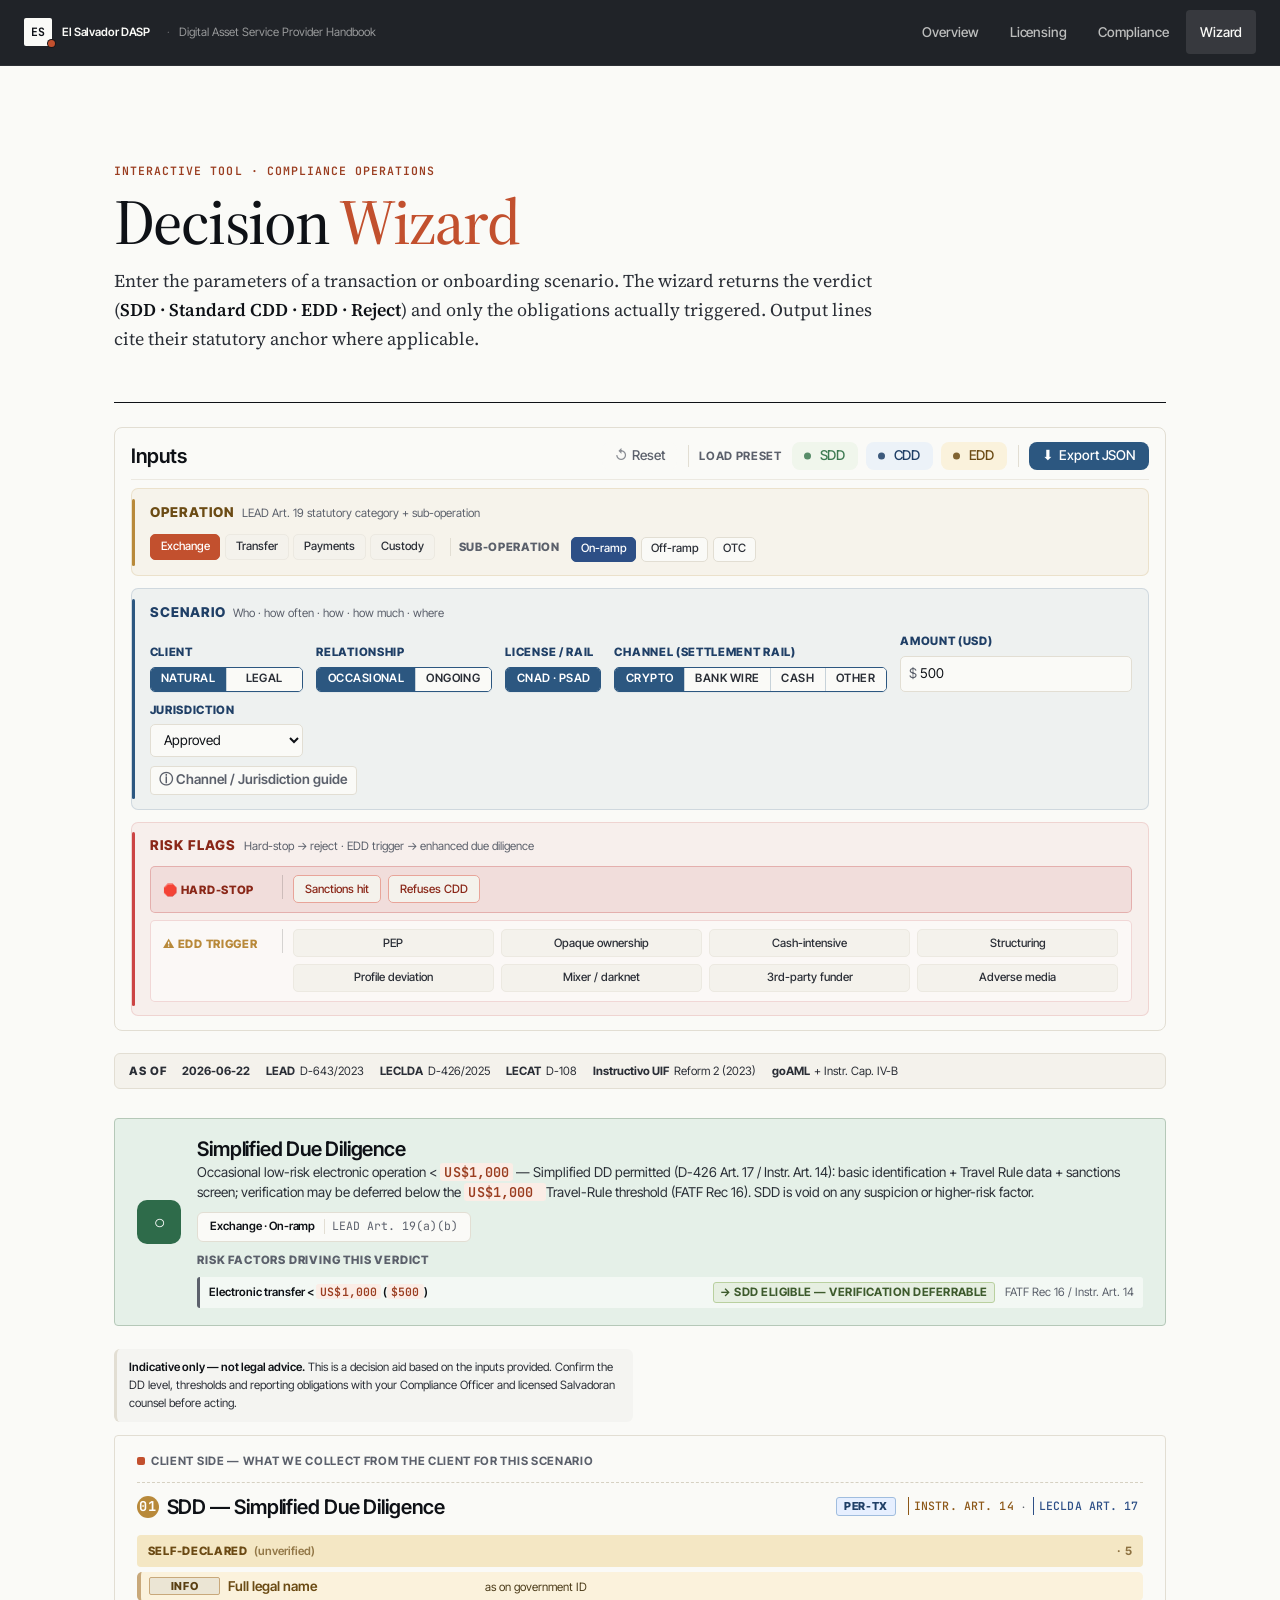
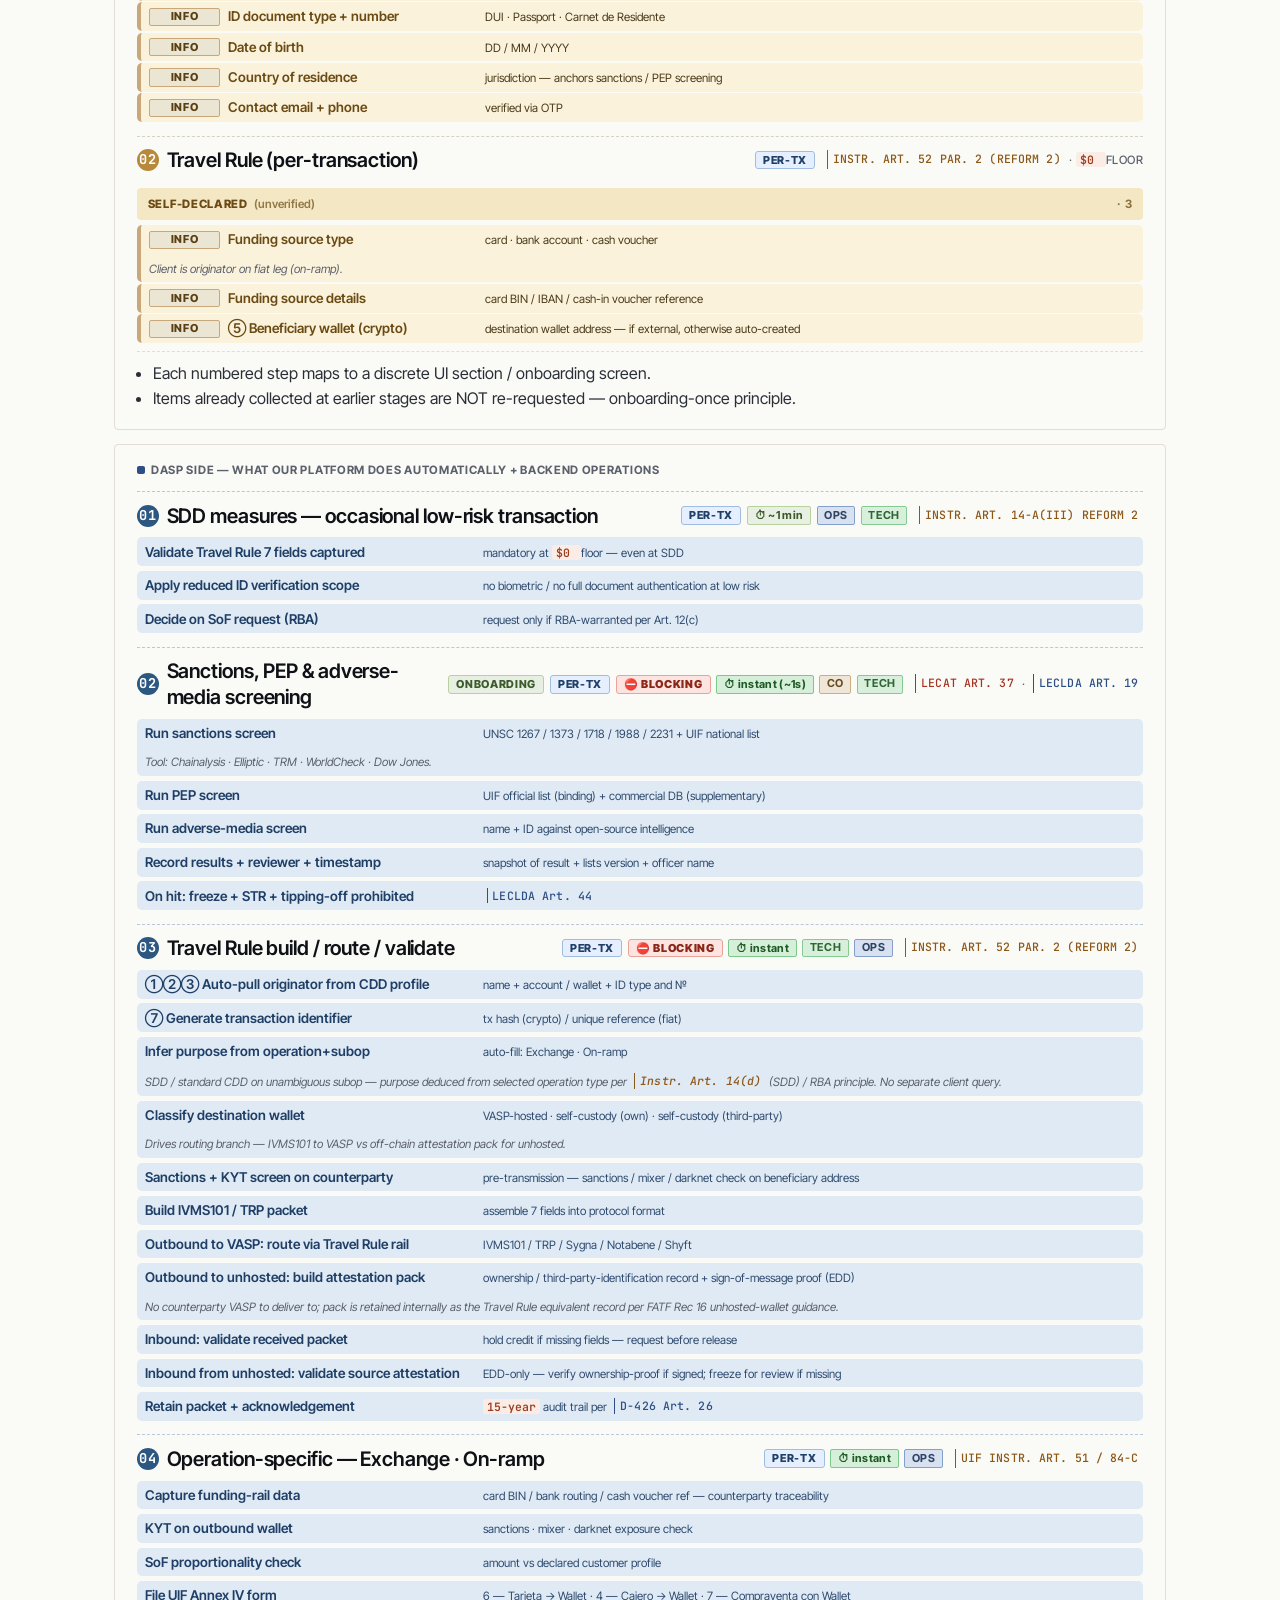
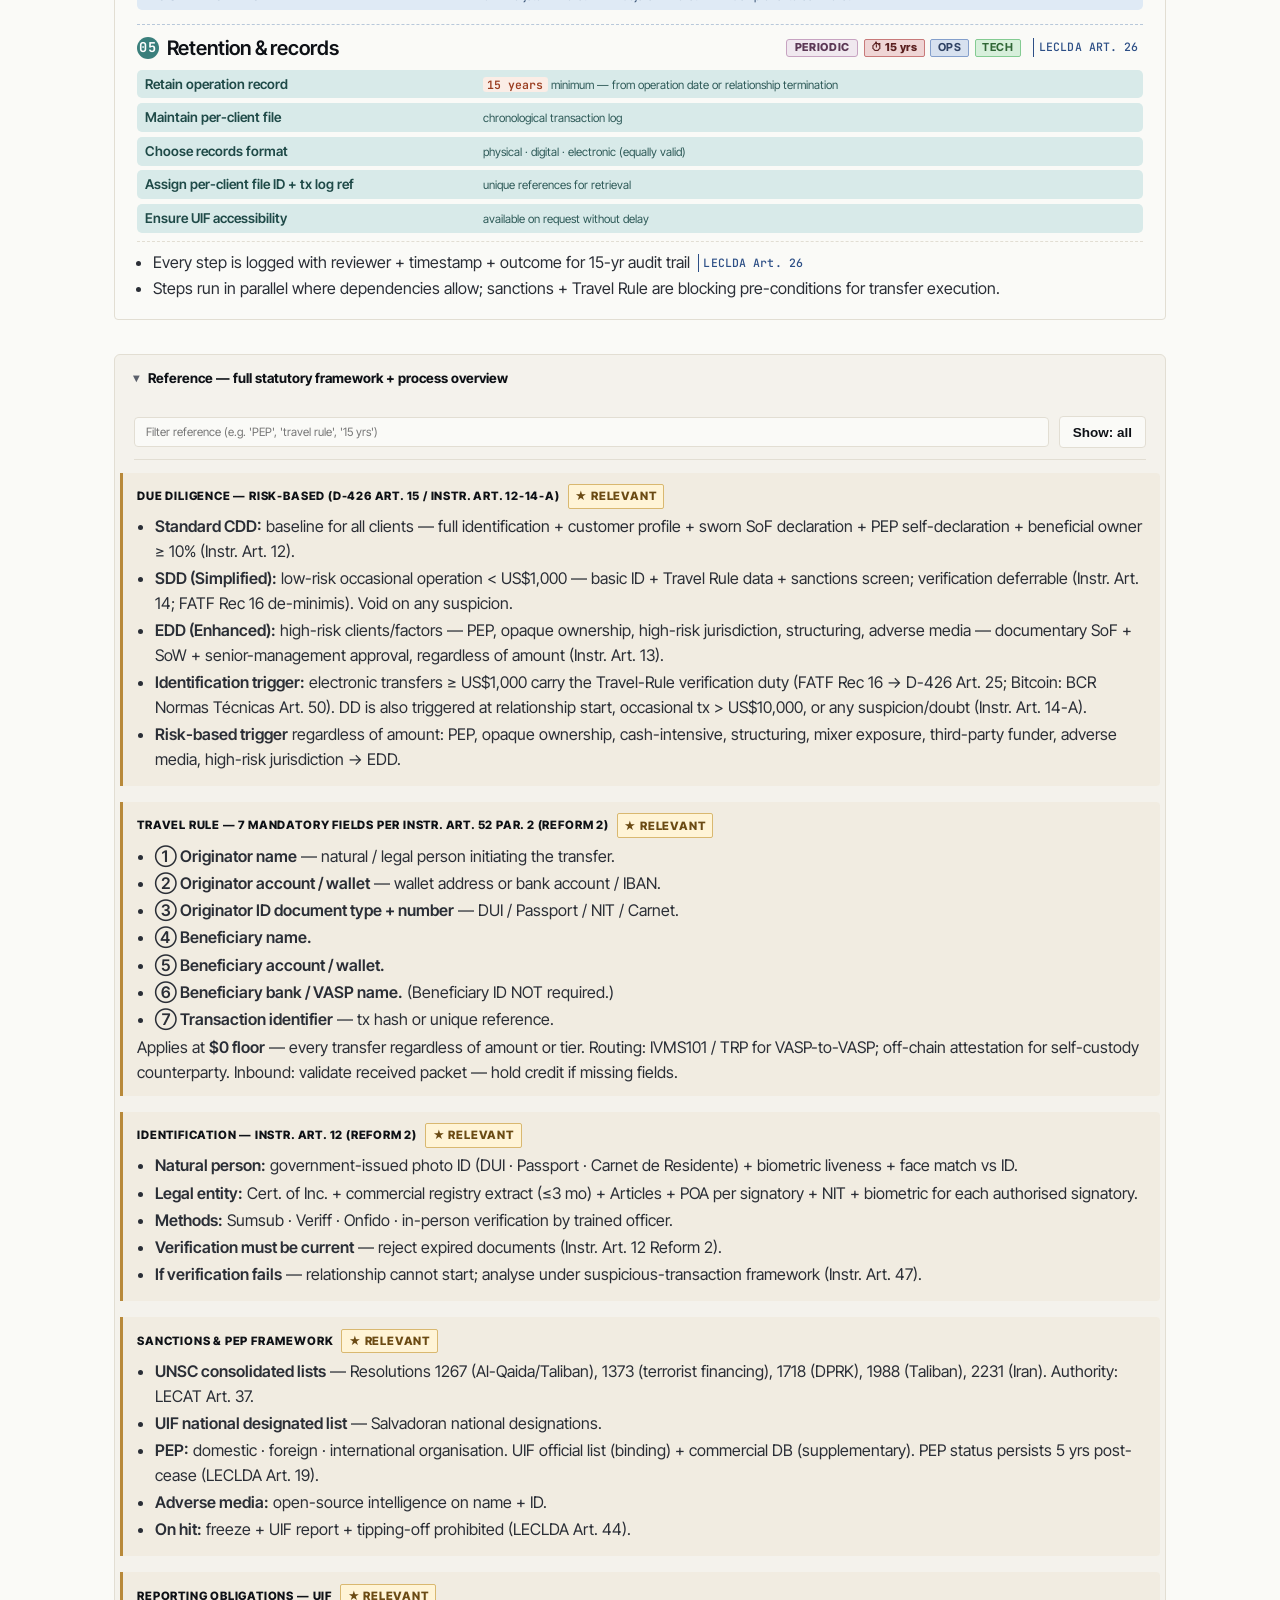
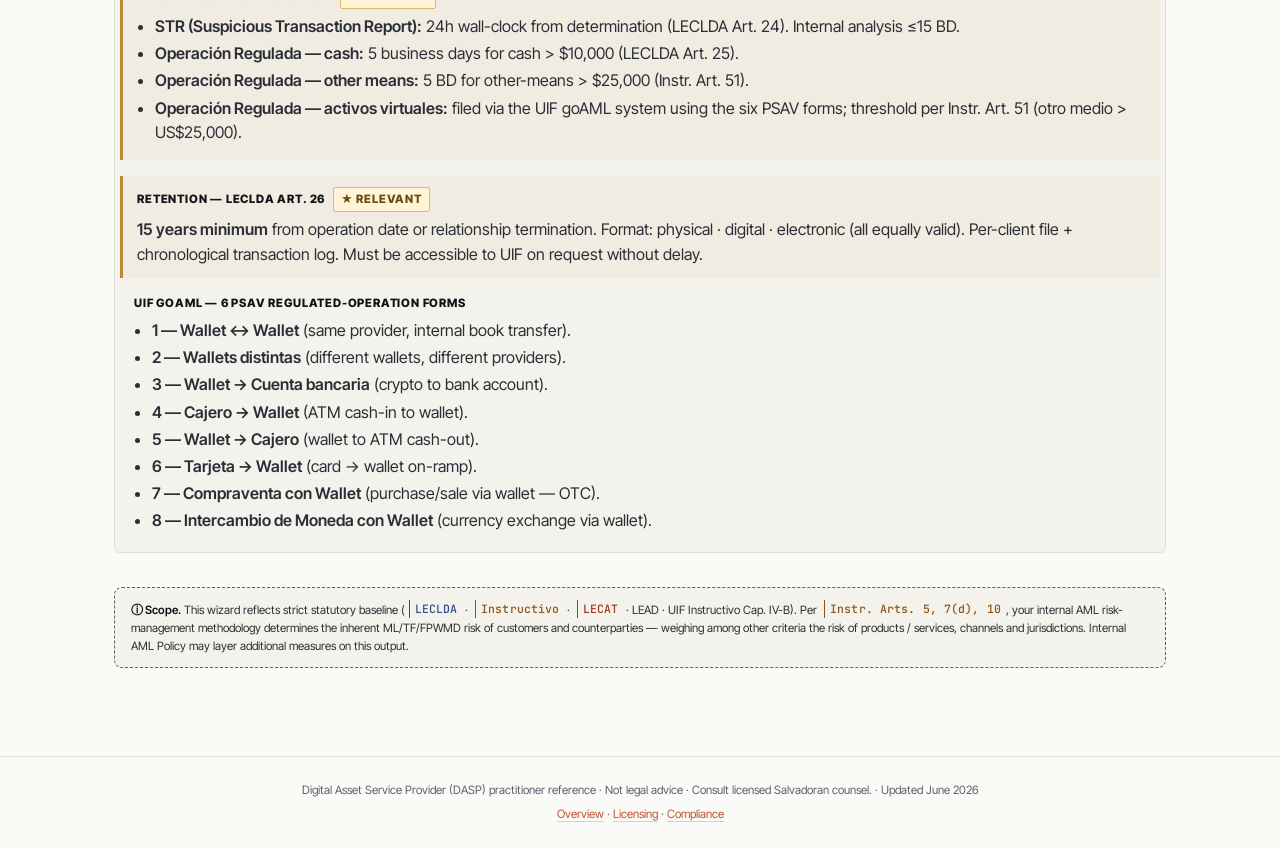
<file: wizard.html>
<!DOCTYPE html>
<html lang="en">
<head>
    <meta charset="UTF-8">
    <meta name="viewport" content="width=device-width, initial-scale=1.0">
    <meta name="description" content="Decision Wizard for El Salvador DASP transactions — instant SDD/CDD/EDD verdict, triggered obligations only, jurisdiction screen, statutory citations.">
    <meta name="theme-color" content="#faf9f5">
    <title>Decision Wizard — El Salvador DASP</title>
    <link rel="canonical" href="https://salvadordaps.netlify.app/wizard.html">
    <meta property="og:type" content="website">
    <meta property="og:url" content="https://salvadordaps.netlify.app/wizard.html">
    <meta property="og:title" content="Decision Wizard — El Salvador DASP">
    <meta property="og:description" content="Interactive DASP transaction decision tool. Instant SDD/CDD/EDD verdict + triggered obligations only + statutory citations.">
    <meta property="og:image" content="https://salvadordaps.netlify.app/og-wizard.png">
    <meta property="og:image:width" content="1200">
    <meta property="og:image:height" content="630">
    <meta name="twitter:card" content="summary_large_image">
    <meta name="twitter:title" content="Decision Wizard — El Salvador DASP">
    <meta name="twitter:description" content="Interactive DASP transaction decision tool with statutory citations.">
    <meta name="twitter:image" content="https://salvadordaps.netlify.app/og-wizard.png">
    <link rel="icon" type="image/svg+xml" href="data:image/svg+xml,%3Csvg xmlns='http://www.w3.org/2000/svg' viewBox='0 0 32 32'%3E%3Crect width='32' height='32' rx='7' fill='%23d97757'/%3E%3Cpath d='M7.5 7.5h6.2q5.6 0 5.6 8.2t-5.6 8.3H7.5z' fill='none' stroke='%23faf9f5' stroke-width='2.3' stroke-linejoin='round'/%3E%3Ccircle cx='22.5' cy='22.5' r='2.3' fill='%23faf9f5'/%3E%3C/svg%3E">
    <link rel="preconnect" href="https://fonts.googleapis.com">
    <link rel="preconnect" href="https://fonts.gstatic.com" crossorigin>
    <link href="https://fonts.googleapis.com/css2?family=Inter+Tight:wght@400;500;600;700&family=Source+Serif+4:ital,opsz,wght@0,8..60,400;0,8..60,500;0,8..60,600;1,8..60,400&family=JetBrains+Mono:wght@400;500;600;700&family=Inter:wght@400;500;600;700&family=Instrument+Serif:ital@0;1&display=swap" rel="stylesheet">
    <style>
        :root {
            --white: #ffffff;
            --bg: #faf9f5;
            --bg-alt: #f2f0e8;
            --bg-deep: #ece9dd;
            --border: #e4e1d4;
            --border-light: #eeece2;
            --text: #141413;
            --text-2: #3d3929;
            --text-3: #6b6758;
            --text-muted: #b0aea5;
            --accent: #d97757;
            --accent-2: #c26a49;
            --accent-light: #fbf0eb;
            --emerald: #788c5d;
            --emerald-2: #6a7c51;
            --emerald-light: #f1f3ea;
            --amber: #b8893a;
            --amber-light: #f7f0e0;
            --amber-border: #e6d4a8;
            --red: #b84a3a;
            --red-light: #f5e8e5;
            --red-border: #e3beb5;
            --navy: #141413;
            --blue: #6a9bcc;
            --blue-light: #ecf2f8;
            --purple: #7a5b9c;
            --purple-light: #efeaf6;
            --r-sm: 6px;
            --r-md: 10px;
            --r-lg: 14px;
        }
        @media (prefers-color-scheme: dark) {
            :root {
                --bg: #141413; --bg-alt: #1a1917; --bg-deep: #232220; --border: #2a2824; --border-light: #24221e;
                --text: #faf9f5; --text-2: #d6d3c4; --text-3: #b0aea5;
                --accent: #e89075; --accent-light: rgba(217,119,87,0.14);
                --emerald: #9cb381; --emerald-light: rgba(120,140,93,0.14);
                --amber: #d9a862; --amber-light: rgba(184,137,58,0.16);
                --red: #d97060; --red-light: rgba(184,74,58,0.14);
                --blue: #8ab2d9; --blue-light: rgba(106,155,204,0.14);
                --purple: #a48bc4; --purple-light: rgba(122,91,156,0.14);
                --navy: #faf9f5; --white: #1f1e1c;
            }
        }
        *, *::before, *::after { margin: 0; padding: 0; box-sizing: border-box; }
        html { scroll-behavior: smooth; }
        body {
            font-family: 'Inter', -apple-system, sans-serif;
            background: var(--bg); color: var(--text);
            line-height: 1.6; -webkit-font-smoothing: antialiased;
        }
        a { color: var(--accent); text-decoration: none; }
        a:hover { text-decoration: underline; }

        /* ── TOPBAR ── */
        .topbar {
            position: sticky; top: 0; z-index: 100;
            background: rgba(250,249,245,0.92);
            backdrop-filter: blur(12px) saturate(1.1);
            -webkit-backdrop-filter: blur(12px) saturate(1.1);
            border-bottom: 1px solid var(--border);
        }
        @media (prefers-color-scheme: dark) {
            .topbar { background: rgba(20,20,19,0.90); }
        }
        .topbar__inner {
            max-width: 1200px; margin: 0 auto; padding: 0 1.5rem;
            display: flex; align-items: center; gap: 1.5rem; min-height: 56px;
            min-width: 0; overflow-x: auto; scrollbar-width: none;
        }
        .topbar__inner::-webkit-scrollbar { display: none; }
        .topbar__brand {
            font-weight: 700; font-size: 13.5px; letter-spacing: -0.01em;
            color: var(--navy); text-decoration: none;
            display: flex; align-items: center; gap: 0.5rem; white-space: nowrap;
        }
        .topbar__brand::before {
            content: ""; display: inline-block; width: 22px; height: 22px;
            background: var(--accent); border-radius: 5px;
            background-image: url("data:image/svg+xml,%3Csvg xmlns='http://www.w3.org/2000/svg' viewBox='0 0 32 32'%3E%3Cpath d='M7.5 7.5h6.2q5.6 0 5.6 8.2t-5.6 8.3H7.5z' fill='none' stroke='%23faf9f5' stroke-width='2.3' stroke-linejoin='round'/%3E%3Ccircle cx='22.5' cy='22.5' r='2.3' fill='%23faf9f5'/%3E%3C/svg%3E");
            background-size: contain; background-repeat: no-repeat;
        }
        .topbar__nav { display: flex; gap: 0.25rem; align-items: center; margin-left: auto; flex-wrap: nowrap; }
        .topbar__link {
            font-size: 13.5px; font-weight: 500; color: var(--text-2);
            text-decoration: none; padding: 0.5rem 0.85rem; border-radius: 6px;
            transition: background 0.15s, color 0.15s; white-space: nowrap;
        }
        .topbar__link:hover { background: var(--accent-light); color: var(--accent); text-decoration: none; }
        .topbar__link[aria-current="page"] { background: var(--accent); color: white; }

        /* ── PAGE ── */
        .page { max-width: 1100px; margin: 0 auto; padding: 2rem 1.5rem 3rem; }

        /* ── HERO ── */
        .hero { margin-bottom: 1.5rem; }
        .hero__label {
            font-size: 11.5px; font-weight: 600; text-transform: uppercase;
            letter-spacing: 0.08em; color: var(--accent); margin-bottom: 0.5rem;
        }
        .hero__title {
            /* font-family / size / weight come from cryptoguides-overrides.css
               (Inter Tight, design-system convention). Local rule keeps colour
               + bottom margin only. */
            color: var(--navy); margin-bottom: 0.75rem;
        }
        .hero__title em { font-style: italic; color: var(--accent); }
        .hero__lead {
            font-size: 16px; line-height: 1.55; color: var(--text-2); max-width: 760px;
        }

        /* ── INPUT FORM (full-width, no sticky/scroll) ── */
        .form {
            background: var(--white); border: 1px solid var(--border);
            border-radius: var(--r-lg); padding: 0.75rem 1rem 0.85rem;
            margin-bottom: 1rem;
        }
        @media (max-width: 600px) { .form { padding: 0.7rem 0.8rem; } }
        .form__head {
            display: flex; justify-content: space-between; align-items: center;
            margin-bottom: 0.5rem; flex-wrap: wrap; gap: 0.4rem;
            padding-bottom: 0.45rem;
            border-bottom: 1px solid var(--border-light);
        }
        .form__title {
            font-family: 'Inter Tight', 'Inter', sans-serif; font-weight: 600;
            font-size: 13.5px; color: var(--navy); letter-spacing: -0.005em;
        }
        .form__actions {
            display: flex; gap: 0.5rem; flex-wrap: wrap; align-items: center;
        }
        .btn {
            font: inherit; font-size: 11.5px; font-weight: 500;
            padding: 0.4rem 0.75rem;
            border-radius: 5px; cursor: pointer; border: 1px solid var(--border);
            background: var(--white); color: var(--text-2);
            transition: background 0.15s, color 0.15s, border-color 0.15s, box-shadow 0.15s, transform 0.08s;
            display: inline-flex; align-items: center; gap: 0.35rem;
            line-height: 1;
        }
        .btn:hover {
            background: var(--bg-alt); color: var(--accent); border-color: var(--accent-light);
            box-shadow: 0 1px 3px rgba(0,0,0,0.06);
        }
        .btn:active { transform: translateY(1px); }
        .btn__icon { font-size: 13.5px; line-height: 1; opacity: 0.7; }
        .btn:hover .btn__icon { opacity: 1; }
        .btn--primary { background: var(--accent); color: white; border-color: var(--accent); }
        .btn--primary:hover { background: var(--accent-2); color: white; border-color: var(--accent-2); }
        .btn--ghost { background: transparent; }

        /* Reset — neutral grey, distinct from examples + export */
        .btn--reset { color: var(--text-3); }
        .btn--reset:hover { color: var(--text-1); background: var(--bg-deep); border-color: var(--text-3); }

        /* Example buttons — verdict-tier color dot prefix */
        .btn--example {
            position: relative;
            padding-left: 1.65rem;
        }
        .btn--example::before {
            content: ''; position: absolute; left: 0.65rem; top: 50%;
            transform: translateY(-50%);
            width: 7px; height: 7px; border-radius: 50%;
            background: currentColor; opacity: 0.85;
        }
        .btn--example-sdd { color: #3d7a52; border-color: #b9d09f; background: #f0f6ec; }
        .btn--example-sdd:hover { background: #e3eed8; color: #1e4d2c; border-color: #6cb87f; }
        .btn--example-cdd { color: #1f3f66; border-color: #98b8d8; background: #ecf2f8; }
        .btn--example-cdd:hover { background: #d8e6f3; color: #1f3458; border-color: #5a8ec4; }
        .btn--example-edd { color: #6b4b14; border-color: #d9b870; background: #faf2dc; }
        .btn--example-edd:hover { background: #f5e9c8; color: #4a3a18; border-color: #b8893a; }

        /* Export JSON — primary-style emphasis (output action) */
        .btn--export {
            background: #2c5780; color: white; border-color: #2c5780;
        }
        .btn--export:hover {
            background: #1f3f66; color: white; border-color: #1f3f66;
        }
        .btn--export .btn__icon { opacity: 1; }

        /* Group label + separator between action groups */
        .form__actions-grp-label {
            font-size: 11.5px; font-weight: 700;
            text-transform: uppercase; letter-spacing: 0.06em;
            color: var(--text-3); margin-right: 0.15rem;
        }
        .form__actions-sep {
            width: 1px; height: 1.4rem; background: var(--border);
            margin: 0 0.15rem;
        }
        @media (prefers-color-scheme: dark) {
            .btn--example-sdd { color: #a8d8b8; border-color: rgba(120,140,93,0.40); background: rgba(80,150,100,0.15); }
            .btn--example-sdd:hover { background: rgba(80,150,100,0.25); border-color: #6cb87f; }
            .btn--example-cdd { color: #b8d4ee; border-color: rgba(106,155,204,0.40); background: rgba(106,155,204,0.15); }
            .btn--example-cdd:hover { background: rgba(106,155,204,0.25); border-color: #5a8ec4; }
            .btn--example-edd { color: #e8c997; border-color: rgba(217,184,112,0.40); background: rgba(217,184,112,0.15); }
            .btn--example-edd:hover { background: rgba(217,184,112,0.25); border-color: #d9b870; }
            .btn--export { background: #5a8ec4; border-color: #5a8ec4; color: #0f1e2e; }
            .btn--export:hover { background: #7eb0e0; border-color: #7eb0e0; color: #0f1e2e; }
        }

        /* ── FORM GRID — ultra-compact, no field borders, inline labels ── */
        .form__grid {
            display: grid; grid-template-columns: repeat(12, 1fr);
            gap: 0.45rem 0.65rem;
        }
        .form__field {
            min-width: 0;
            border: 0;
            border-radius: 0;
            padding: 0;
            margin: 0;
        }
        .form__field--span-2 { grid-column: span 2; }
        .form__field--span-3 { grid-column: span 3; }
        .form__field--span-4 { grid-column: span 4; }
        .form__field--span-5 { grid-column: span 5; }
        .form__field--span-6 { grid-column: span 6; }
        .form__field--span-7 { grid-column: span 7; }
        .form__field--span-12 { grid-column: span 12; }
        @media (max-width: 768px) {
            .form__field--span-2 { grid-column: span 4; }
            .form__field--span-3 { grid-column: span 6; }
            .form__field--span-4 { grid-column: span 12; }
            .form__field--span-5 { grid-column: span 12; }
            .form__field--span-6 { grid-column: span 12; }
            .form__field--span-7 { grid-column: span 12; }
        }
        @media (max-width: 480px) {
            .form__field--span-2, .form__field--span-3 { grid-column: span 12; }
        }

        .field__legend {
            font-size: 11.5px; font-weight: 800; text-transform: uppercase;
            letter-spacing: 0.06em; color: var(--text-3); margin-bottom: 0.18rem;
            display: block; padding: 0;
            line-height: 1.2;
        }
        .field__legend-note {
            font-weight: 400; color: var(--text-3); text-transform: none;
            letter-spacing: 0; font-size: 11.5px;
        }
        .field__hint { font-size: 11.5px; color: var(--text-3); margin-top: 0.3rem; }
        /* Inline expandable hint — replaces long <p> paragraphs */
        .field__help {
            margin-top: 0.3rem; font-size: 11.5px;
        }
        .field__help summary {
            cursor: pointer; color: var(--text-3); list-style: none;
            display: inline-flex; align-items: center; gap: 0.25rem;
            padding: 0.08rem 0;
            font-weight: 600; user-select: none;
        }
        .field__help summary::-webkit-details-marker { display: none; }
        .field__help summary::before {
            content: 'ⓘ'; font-size: 13.5px; color: var(--text-3);
        }
        .field__help summary:hover { color: var(--accent); }
        .field__help[open] summary { color: var(--accent); }
        .field__help p {
            margin: 0.25rem 0 0; font-size: 11.5px; color: var(--text-2);
            line-height: 1.45;
        }

        /* Chip-style radio groups
           NOTE: scoped to .chips .chip to defeat the global cryptoguides-overrides.css
           rule on .tag, .chip (which sets uppercase mono + tight padding). */
        .chips { display: flex; flex-wrap: wrap; gap: 0.28rem; }
        .chips .chip {
            font-family: 'Inter Tight', 'Inter', sans-serif;
            font-size: 11.5px; font-weight: 500;
            text-transform: none; letter-spacing: 0;
            cursor: pointer; user-select: none; line-height: 1.2;
            background: var(--bg-alt); border: 1px solid var(--border-light);
            padding: 0.32rem 0.62rem; border-radius: 5px; color: var(--text-2);
            transition: background 0.12s, color 0.12s, border-color 0.12s;
        }
        .chips .chip:hover { background: var(--bg-deep); }
        .chips .chip:has(input:checked) { background: var(--accent); color: white; border-color: var(--accent); }
        .chips .chip input { position: absolute; opacity: 0; pointer-events: none; }

        /* Sub-operation chips — distinct color so they don't merge visually
           with the parent Operation row. Indented, blue-on-checked. */
        #wiz-subop-chips { margin-top: 0.3rem; }
        #wiz-subop-chips .chip {
            font-size: 11.5px; padding: 0.28rem 0.55rem;
            background: var(--white); border-color: var(--border);
        }
        #wiz-subop-chips .chip:hover { background: var(--bg-alt); border-color: var(--blue); color: var(--blue); }
        #wiz-subop-chips .chip:has(input:checked) {
            background: var(--blue); color: white; border-color: var(--blue);
        }

        /* Inputs */
        .input, .select {
            width: 100%; padding: 0.4rem 0.65rem;
            border: 1px solid var(--border); border-radius: 5px;
            background: var(--white); color: var(--text); font: inherit; font-size: 11.5px;
        }
        .input:focus, .select:focus {
            outline: none; border-color: var(--accent);
            box-shadow: 0 0 0 2px var(--accent-light);
        }
        .amount-wrap { position: relative; }
        .amount-wrap::before {
            content: "$"; position: absolute; left: 0.55rem; top: 50%;
            transform: translateY(-50%); color: var(--text-3); font-size: 13.5px;
            pointer-events: none;
        }
        .amount-wrap .input { padding-left: 1.2rem; }

        /* Risk-factor toggles — same chip styling as operations, in a wrap flow */
        .checks {
            display: flex; flex-wrap: wrap; gap: 0.28rem;
        }
        .check {
            font-family: 'Inter Tight', 'Inter', sans-serif;
            font-size: 11.5px; font-weight: 500;
            text-transform: none; letter-spacing: 0;
            cursor: pointer; user-select: none; line-height: 1.2;
            background: var(--bg-alt); border: 1px solid var(--border-light);
            padding: 0.3rem 0.6rem; border-radius: 5px; color: var(--text-2);
            transition: background 0.12s, color 0.12s, border-color 0.12s;
            display: inline-flex; align-items: center;
            position: relative;
        }
        .check:hover { background: var(--bg-deep); }
        .check input { position: absolute; opacity: 0; pointer-events: none; }
        .check:has(input:checked) {
            background: #b8893a; color: white; border-color: #b8893a;
        }
        .check.danger:has(input:checked) {
            background: #c44; color: white; border-color: #c44;
        }
        .check.danger { border-color: #e8a499; color: #8a2718; }

        /* ── INPUT BAR — clear row identity, label-above-control structure ── */
        .input-flow {
            display: flex; flex-direction: column;
            gap: 0.75rem;
        }
        .input-row {
            position: relative;
            padding: 0.8rem 1rem 0.85rem 1.1rem;
            border-radius: 7px;
            border: 1px solid transparent;
        }
        .input-row__head {
            display: flex; align-items: baseline; gap: 0.45rem;
            margin-bottom: 0.55rem;
        }
        .input-row__head-desc {
            font-size: 11.5px; font-weight: 400; color: var(--text-3);
            text-transform: none; letter-spacing: 0;
        }
        .input-row::before {
            content: ''; position: absolute; left: 0; top: 0.6rem; bottom: 0.6rem;
            width: 3px; border-radius: 2px;
        }
        /* Per-row tinting — distinct background + left-rail + border */
        .input-row--operation { background: rgba(184,137,58,0.06); border-color: rgba(184,137,58,0.18); }
        .input-row--operation::before { background: #b8893a; }
        .input-row--scenario  { background: rgba(44,87,128,0.055); border-color: rgba(44,87,128,0.16); }
        .input-row--scenario::before  { background: #2c5780; }
        .input-row--risk      { background: rgba(196,68,68,0.055); border-color: rgba(196,68,68,0.16); }
        .input-row--risk::before      { background: #c44; }
        @media (prefers-color-scheme: dark) {
            .input-row--operation { background: rgba(184,137,58,0.13); border-color: rgba(184,137,58,0.30); }
            .input-row--scenario  { background: rgba(106,155,204,0.12); border-color: rgba(106,155,204,0.28); }
            .input-row--risk      { background: rgba(217,108,87,0.12); border-color: rgba(217,108,87,0.30); }
        }
        .input-row__label {
            font-size: 11.5px; font-weight: 800; text-transform: uppercase;
            letter-spacing: 0.08em;
        }
        .input-row--operation .input-row__label { color: #6b4b14; }
        .input-row--scenario  .input-row__label { color: #1f3f66; }
        .input-row--risk      .input-row__label { color: #8a2718; }
        @media (prefers-color-scheme: dark) {
            .input-row--operation .input-row__label { color: #e8c997; }
            .input-row--scenario  .input-row__label { color: #b8d4ee; }
            .input-row--risk      .input-row__label { color: #f0b1a3; }
        }

        /* Operation row body — inline op + subop chips with separator */
        .op-body {
            display: flex; flex-wrap: wrap; align-items: center;
            gap: 0.5rem 0.7rem;
        }
        .op-body__sublabel {
            font-size: 11.5px; font-weight: 800; text-transform: uppercase;
            letter-spacing: 0.06em; color: var(--text-3);
            padding-left: 0.5rem; border-left: 1px solid var(--border);
            margin-left: 0.2rem;
        }

        /* Scenario row body — labeled grid: 5 columns with proper label-above-control */
        .scenario-grid {
            display: grid;
            grid-template-columns: auto auto 1fr auto auto;
            gap: 0.55rem 0.85rem;
            align-items: end;
        }
        @media (max-width: 880px) {
            .scenario-grid { grid-template-columns: 1fr 1fr 1fr; }
        }
        @media (max-width: 520px) {
            .scenario-grid { grid-template-columns: 1fr 1fr; }
        }
        .field-card {
            display: flex; flex-direction: column; gap: 0.3rem;
            min-width: 0;
        }
        .field-card__lbl {
            font-size: 11.5px; font-weight: 800; text-transform: uppercase;
            letter-spacing: 0.06em; color: #1f3f66;
        }
        @media (prefers-color-scheme: dark) {
            .field-card__lbl { color: #b8d4ee; }
        }
        .field-card .input, .field-card .select {
            width: 100%;
            padding: 0.4rem 0.6rem;
            font-size: 13.5px;
            background: var(--white);
        }
        .field-card .amount-wrap { display: block; }
        .field-card .amount-wrap .input { padding-left: 1.2rem; }
        .field-card .seg { width: 100%; }
        .field-card .seg .chip {
            flex: 1; text-align: center; justify-content: center;
            white-space: nowrap;
        }
        /* Help button under scenario grid */
        .scenario-help { margin-top: 0.55rem; }
        .scenario-help summary {
            cursor: pointer; color: var(--text-3); list-style: none;
            padding: 0.18rem 0.55rem; display: inline-block;
            border: 1px solid var(--border); border-radius: 4px;
            font-weight: 600; font-size: 11.5px;
            white-space: nowrap; background: var(--white);
        }
        .scenario-help summary::-webkit-details-marker { display: none; }
        .scenario-help summary::before { content: 'ⓘ '; }
        .scenario-help summary:hover { color: var(--accent); border-color: var(--accent); }
        .scenario-help[open] summary { background: var(--bg-alt); color: var(--accent); }
        .scenario-help p {
            margin: 0.4rem 0 0; font-size: 11.5px; color: var(--text-2);
            line-height: 1.5;
        }

        /* Risk row body — sub-groups stacked vertically for readability */
        .risk-body { display: flex; flex-direction: column; gap: 0.4rem; }

        /* Segmented-control: scenario-level chip groups appear as a single unified pill.
           Visually distinct from the larger Operation chips. */
        .seg {
            display: inline-flex; align-items: stretch;
            border: 1px solid #2c5780; border-radius: 5px; overflow: hidden;
            background: var(--white);
            box-shadow: 0 1px 0 rgba(44,87,128,0.06);
        }
        .seg .chip {
            font-family: 'Inter Tight', 'Inter', sans-serif;
            font-size: 11.5px; font-weight: 600;
            cursor: pointer; user-select: none; line-height: 1.2;
            background: var(--white); border: 0; border-radius: 0;
            padding: 0.3rem 0.65rem; color: var(--text-2);
            transition: background 0.12s, color 0.12s;
            position: relative;
        }
        .seg .chip + .chip { border-left: 1px solid rgba(44,87,128,0.25); }
        .seg .chip:hover { background: #f0f5fa; color: #1f3f66; }
        .seg .chip:has(input:checked) {
            background: #2c5780; color: white;
        }
        .seg .chip input { position: absolute; opacity: 0; pointer-events: none; }
        @media (prefers-color-scheme: dark) {
            .seg { border-color: #5a8ec4; background: #14283f; }
            .seg .chip { background: #14283f; color: #b8d4ee; }
            .seg .chip + .chip { border-left-color: rgba(106,155,204,0.40); }
            .seg .chip:hover { background: #1c344f; }
            .seg .chip:has(input:checked) { background: #5a8ec4; color: #0f1e2e; }
        }

        /* Risk-flag sub-groups — split into hard-stops vs EDD-triggers, stacked */
        .risk-sub {
            display: flex; align-items: flex-start;
            gap: 0.6rem;
            padding: 0.55rem 0.8rem;
            border-radius: 5px;
        }
        .risk-sub--stop {
            background: rgba(196,68,68,0.10);
            border: 1px solid rgba(196,68,68,0.30);
        }
        .risk-sub--edd {
            background: rgba(255,255,255,0.55);
            border: 1px solid rgba(196,68,68,0.18);
        }
        @media (prefers-color-scheme: dark) {
            .risk-sub--stop { background: rgba(196,68,68,0.18); border-color: rgba(196,68,68,0.45); }
            .risk-sub--edd  { background: rgba(255,255,255,0.05); border-color: rgba(196,68,68,0.28); }
        }
        .risk-sub__lbl {
            font-size: 11.5px; font-weight: 800; text-transform: uppercase;
            letter-spacing: 0.06em;
            padding-right: 0.6rem;
            border-right: 1px solid rgba(0,0,0,0.15);
            min-width: 7.5rem; flex-shrink: 0;
            padding-top: 0.35rem;
        }
        .risk-sub--stop .risk-sub__lbl { color: #8a2718; }
        .risk-sub--edd  .risk-sub__lbl { color: #b8893a; }
        @media (prefers-color-scheme: dark) {
            .risk-sub--stop .risk-sub__lbl { color: #f0a8a0; }
            .risk-sub--edd  .risk-sub__lbl { color: #e8c997; }
            .risk-sub__lbl { border-right-color: rgba(255,255,255,0.18); }
        }
        .risk-sub__chips {
            flex: 1; display: flex; flex-wrap: wrap; gap: 0.4rem;
            align-items: center;
        }
        /* EDD trigger — explicit 2-row grid (4 columns × 2 rows for 8 chips) */
        .risk-sub--edd .risk-sub__chips {
            display: grid;
            grid-template-columns: repeat(4, 1fr);
            gap: 0.4rem 0.45rem;
        }
        @media (max-width: 880px) {
            .risk-sub--edd .risk-sub__chips { grid-template-columns: repeat(3, 1fr); }
        }
        @media (max-width: 600px) {
            .risk-sub--edd .risk-sub__chips { grid-template-columns: repeat(2, 1fr); }
        }
        @media (max-width: 420px) {
            .risk-sub--edd .risk-sub__chips { grid-template-columns: 1fr; }
        }
        .risk-sub .check {
            font-size: 11.5px;
            padding: 0.38rem 0.7rem;
            white-space: nowrap;
            justify-content: flex-start;
        }
        .risk-sub--edd .check {
            white-space: normal; /* allow wrap inside grid cell */
            justify-content: center; text-align: center;
        }
        .input-row__help {
            font-size: 11.5px; margin-left: auto;
        }
        .input-row__help summary {
            cursor: pointer; color: var(--text-3); list-style: none;
            padding: 0.14rem 0.5rem;
            border: 1px solid var(--border); border-radius: 3px;
            font-weight: 600; font-size: 11.5px;
            white-space: nowrap; background: var(--white);
        }
        .input-row__help summary::-webkit-details-marker { display: none; }
        .input-row__help summary::before { content: 'ⓘ '; }
        .input-row__help summary:hover { color: var(--accent); border-color: var(--accent); }
        .input-row__help[open] {
            width: 100%; margin-top: 0.3rem; margin-left: 0;
        }
        .input-row__help[open] summary { background: var(--bg-alt); color: var(--accent); }
        .input-row__help p {
            margin: 0.3rem 0 0; font-size: 11.5px; color: var(--text-2);
            line-height: 1.45;
        }
        @media (max-width: 720px) {
            .input-row__label { min-width: 100%; }
        }

        /* ── RESULTS ── */
        .results {
            display: grid; grid-template-columns: 1fr 1fr;
            gap: 0.85rem;
        }
        @media (max-width: 880px) { .results { grid-template-columns: 1fr; } }
        .results__verdict-wrap { grid-column: 1 / -1; }

        .verdict {
            border-radius: var(--r-lg); padding: 1.1rem 1.4rem;
            display: flex; align-items: center; gap: 1rem;
            border: 1px solid var(--border);
        }
        .verdict__icon {
            width: 44px; height: 44px; border-radius: 10px;
            display: flex; align-items: center; justify-content: center;
            font-family: 'JetBrains Mono', monospace; font-size: 20px; font-weight: 700;
            flex-shrink: 0; color: white;
        }
        .verdict__title {
            font-family: 'Inter Tight', 'Inter', sans-serif; font-weight: 600;
            font-size: 20px; line-height: 1.2; letter-spacing: -0.01em; color: var(--navy);
        }
        .verdict__reason { font-size: 13.5px; color: var(--text-2); margin-top: 0.15rem; line-height: 1.45; }

        .verdict--sdd { background: var(--emerald-light); border-color: #cdd5b8; }
        .verdict--sdd .verdict__icon { background: var(--emerald); }
        .verdict--cdd { background: var(--blue-light); border-color: #c7d8ea; }
        .verdict--cdd .verdict__icon { background: var(--blue); }
        .verdict--edd { background: var(--amber-light); border-color: var(--amber-border); }
        .verdict--edd .verdict__icon { background: var(--amber); }
        .verdict--reject { background: var(--red-light); border-color: var(--red-border); }
        .verdict--reject .verdict__icon { background: var(--red); }
        .verdict--reject .verdict__title { color: var(--red); }

        /* Result blocks */
        .block {
            background: var(--white); border: 1px solid var(--border);
            border-radius: var(--r-md); padding: 1.1rem 1.35rem;
        }
        .block__head {
            font-size: 11.5px; font-weight: 700; text-transform: uppercase;
            letter-spacing: 0.06em; color: var(--text-3); margin-bottom: 0.45rem;
            display: flex; align-items: center; gap: 0.4rem; line-height: 1.3;
            flex-wrap: wrap;
        }
        .block__head::before {
            content: ""; display: inline-block; width: 8px; height: 8px; border-radius: 2px;
            background: var(--text-muted); flex-shrink: 0;
        }
        .block--green  .block__head::before { background: var(--emerald); }
        .block--blue   .block__head::before { background: var(--blue); }
        .block--amber  .block__head::before { background: var(--amber); }
        .block--red    .block__head::before { background: var(--red); }
        .block--purple .block__head::before { background: var(--purple); }
        .block--purple { border-left: 1px solid var(--purple); }

        /* Operation badge inside verdict header */
        .op-badge {
            margin-top: 0.6rem; display: inline-flex; align-items: center; gap: 0.55rem;
            padding: 0.4rem 0.75rem; border-radius: 6px;
            background: var(--white); border: 1px solid var(--border);
            font-size: 11.5px; color: var(--navy); line-height: 1.3;
        }
        .op-badge strong { font-weight: 600; letter-spacing: -0.005em; }
        .op-badge__anchor {
            font-family: 'JetBrains Mono', monospace; font-size: 11.5px;
            color: var(--text-3); padding-left: 0.45rem; border-left: 1px solid var(--border);
        }
        .block ul { padding-left: 1.1rem; font-size: 13.5px; color: var(--text-2); line-height: 1.5; }
        .block li { margin: 0.15rem 0; }
        .block li strong { color: var(--navy); }

        /* Field-style block content — concrete data to capture / docs / verify */
        .block__fields { display: grid; gap: 0.3rem; margin: 0.55rem 0 0.4rem; }
        .field-row {
            display: grid; grid-template-columns: minmax(170px, 0.50fr) 1fr;
            gap: 0.7rem; padding: 0.32rem 0.55rem;
            background: var(--bg-alt); border-radius: 5px;
            align-items: baseline;
            font-size: 11.5px; line-height: 1.35;
        }
        .field-row__label { font-weight: 600; color: var(--navy); font-size: 11.5px; }
        .field-row__input {
            color: var(--text-2); font-family: 'JetBrains Mono', monospace;
            font-size: 11.5px; word-break: break-word;
        }
        .field-row__input--choice { font-family: inherit; font-style: italic; color: var(--text-1); }
        .field-row__input strong { color: var(--navy); font-weight: 600; }
        /* Hint — small explanatory text under the field */
        .field-row__hint {
            grid-column: 1 / -1; font-size: 11.5px; color: var(--text-3);
            font-style: italic; line-height: 1.35; padding-top: 0.1rem;
        }
        /* Consolidated CLIENT block — one card with topical sub-sections */
        .client-flow, .dasp-flow { grid-column: 1 / -1; }
        .client-flow .block__head::before { background: var(--amber); }
        .dasp-flow   .block__head::before { background: var(--blue); }
        .flow-step {
            margin-top: 0.85rem;
            padding-top: 0.65rem;
            border-top: 1px dashed transparent;
        }
        .flow-step:first-of-type { margin-top: 0.55rem; padding-top: 0; border-top: none; }
        .client-flow .flow-step { border-top-color: var(--amber-border); }
        .dasp-flow   .flow-step { border-top-color: #b8c8da; }
        .flow-step__head {
            display: flex; align-items: center; gap: 0.5rem;
            font-size: 11.5px; font-weight: 700;
            margin-bottom: 0.4rem;
            letter-spacing: -0.003em;
        }
        .client-flow .flow-step__head { color: #6b4b14; }
        .dasp-flow   .flow-step__head { color: #1f3f66; }
        .flow-step__num {
            display: inline-flex; align-items: center; justify-content: center;
            width: 22px; height: 22px;
            color: #fff;
            font-size: 11.5px; font-weight: 800;
            border-radius: 50%;
            flex-shrink: 0;
        }
        .client-flow .flow-step__num { background: #b8893a; }
        .dasp-flow   .flow-step__num { background: #2c5780; }
        .flow-step__title { flex: 1; }
        .flow-step__when {
            font-size: 11.5px; font-weight: 500; color: var(--text-3);
            text-transform: uppercase; letter-spacing: 0.05em;
        }
        .flow-step__badges {
            display: inline-flex; gap: 0.35rem; flex-wrap: wrap;
        }
        .tier-badge {
            display: inline-block;
            font-size: 11.5px; font-weight: 800;
            letter-spacing: 0.06em;
            padding: 0.18rem 0.45rem;
            border-radius: 3px;
            border: 1px solid transparent;
            line-height: 1;
            white-space: nowrap;
        }
        .tier-badge--onboarding { background: #e6efe1; color: #3d5a2c; border-color: #b9d09f; }
        .tier-badge--per-tx     { background: #e6efff; color: #1f3f66; border-color: #a0bdde; }
        .tier-badge--periodic   { background: #f0e8ef; color: #5c3956; border-color: #c7a3c1; }
        .tier-badge--blocking   { background: #fde4e0; color: #8a2718; border-color: #e8a499; font-weight: 900; }
        .tier-badge--new        { background: #fff4d6; color: #6b4b14; border-color: #d9b870; font-weight: 900; }
        /* Owner badges — who actually executes the step */
        .owner-badge {
            display: inline-block;
            font-size: 11.5px; font-weight: 700;
            letter-spacing: 0.06em;
            padding: 0.16rem 0.4rem;
            border-radius: 2px;
            border: 1px solid transparent;
            line-height: 1;
            white-space: nowrap;
            opacity: 0.92;
        }
        .owner-badge--co   { background: #efe5d5; color: #5a3f12; border-color: #c8a87a; }
        .owner-badge--risk { background: #efd5d5; color: #5a1f1f; border-color: #c87a7a; }
        .owner-badge--ops  { background: #d5dfef; color: #1f3458; border-color: #7a98c8; }
        .owner-badge--tech { background: #d5efd9; color: #1f5a26; border-color: #7ac88a; }
        /* SLA badge — execution-time expectation per step */
        .sla-badge {
            display: inline-flex; align-items: center; gap: 0.2rem;
            font-size: 11.5px; font-weight: 700;
            letter-spacing: 0.03em;
            padding: 0.16rem 0.42rem;
            border-radius: 2px;
            background: rgba(0,0,0,0.04);
            color: var(--text-2);
            border: 1px solid var(--border);
            white-space: nowrap;
            line-height: 1;
        }
        .sla-badge--instant   { background: #d5efd9; color: #1f5a26; border-color: #7ac88a; }
        .sla-badge--fast      { background: #e7f0e2; color: #3d5a2c; border-color: #b9d09f; }
        .sla-badge--medium    { background: #efe5d5; color: #5a3f12; border-color: #c8a87a; }
        .sla-badge--statutory { background: #efd5d5; color: #5a1f1f; border-color: #c87a7a; font-weight: 800; }
        @media (prefers-color-scheme: dark) {
            .sla-badge            { background: rgba(255,255,255,0.05); }
            .sla-badge--instant   { background: rgba(122,200,138,0.22); color: #a8e0b8; border-color: rgba(122,200,138,0.45); }
            .sla-badge--fast      { background: rgba(120,140,93,0.22); color: #c2dca6; border-color: rgba(120,140,93,0.45); }
            .sla-badge--medium    { background: rgba(200,168,122,0.20); color: #e8c997; border-color: rgba(200,168,122,0.45); }
            .sla-badge--statutory { background: rgba(200,122,122,0.22); color: #e8a0a0; border-color: rgba(200,122,122,0.45); }
        }
        @media (prefers-color-scheme: dark) {
            .tier-badge--new        { background: rgba(217,151,87,0.25); color: #f0d2a3; border-color: rgba(217,151,87,0.55); }
            .owner-badge--co   { background: rgba(200,168,122,0.20); color: #e8c997; border-color: rgba(200,168,122,0.45); }
            .owner-badge--risk { background: rgba(200,122,122,0.22); color: #e8a0a0; border-color: rgba(200,122,122,0.45); }
            .owner-badge--ops  { background: rgba(122,152,200,0.20); color: #a8c2e6; border-color: rgba(122,152,200,0.45); }
            .owner-badge--tech { background: rgba(122,200,138,0.22); color: #a8e0b8; border-color: rgba(122,200,138,0.45); }
        }
        @media (prefers-color-scheme: dark) {
            .tier-badge--onboarding { background: rgba(120,140,93,0.22); color: #c2dca6; border-color: rgba(120,140,93,0.45); }
            .tier-badge--per-tx     { background: rgba(106,155,204,0.20); color: #b8d4ee; border-color: rgba(106,155,204,0.45); }
            .tier-badge--periodic   { background: rgba(140,90,135,0.22); color: #e3c0dc; border-color: rgba(140,90,135,0.45); }
            .tier-badge--blocking   { background: rgba(217,108,87,0.22); color: #f0b1a3; border-color: rgba(217,108,87,0.45); }
            .tier-badge--new        { background: rgba(217,151,87,0.25); color: #f0d2a3; border-color: rgba(217,151,87,0.55); }
        }
        /* NEW @ tier sections — identified by the badge in header only, no side rail */

        /* Accent rows — color override only, same structural style as other DASP steps */
        .flow-step--accent-reporting .flow-step__head { color: #4a2e74; }
        .flow-step--accent-reporting .flow-step__num { background: #7d54a8; }
        .flow-step--accent-reporting .field-row--dasp {
            background: #ede5f5; border-left-color: #7d54a8;
        }
        .flow-step--accent-reporting .field-row--dasp .field-row__label { color: #4a2e74; }
        .flow-step--accent-reporting .field-row--dasp .field-row__input { color: #5a3e84; }

        .flow-step--accent-retention .flow-step__head { color: #1f4a48; }
        .flow-step--accent-retention .flow-step__num { background: #3a7f7c; }
        .flow-step--accent-retention .field-row--dasp {
            background: #d8eae9; border-left-color: #3a7f7c;
        }
        .flow-step--accent-retention .field-row--dasp .field-row__label { color: #1f4a48; }
        .flow-step--accent-retention .field-row--dasp .field-row__input { color: #2e5a58; }

        @media (prefers-color-scheme: dark) {
            .flow-step--accent-reporting .flow-step__head { color: #d8b8f0; }
            .flow-step--accent-reporting .flow-step__num { background: #a87cd0; color: #2b1840; }
            .flow-step--accent-reporting .field-row--dasp { background: rgba(125,84,168,0.18); border-left-color: #a87cd0; }
            .flow-step--accent-reporting .field-row--dasp .field-row__label { color: #d8b8f0; }
            .flow-step--accent-reporting .field-row--dasp .field-row__input { color: #c8a8e0; }

            .flow-step--accent-retention .flow-step__head { color: #a8d8d6; }
            .flow-step--accent-retention .flow-step__num { background: #6cb0ad; color: #102828; }
            .flow-step--accent-retention .field-row--dasp { background: rgba(58,127,124,0.18); border-left-color: #6cb0ad; }
            .flow-step--accent-retention .field-row--dasp .field-row__label { color: #a8d8d6; }
            .flow-step--accent-retention .field-row--dasp .field-row__input { color: #98c8c6; }
        }

        /* Version stamp — compliance product must show effective-date / version */
        .version-stamp {
            grid-column: 1 / -1;
            margin: 0.4rem 0 1rem;
            padding: 0.55rem 0.9rem;
            background: var(--bg-alt); border: 1px solid var(--border);
            border-radius: 6px;
            font-size: 11.5px; color: var(--text-2);
            display: flex; flex-wrap: wrap; gap: 0.35rem 1rem;
            line-height: 1.4;
        }
        .version-stamp__label {
            font-weight: 800; text-transform: uppercase; letter-spacing: 0.07em;
            color: var(--text-1);
        }
        .version-stamp__item { display: inline-flex; gap: 0.3rem; }
        .version-stamp__item strong { color: var(--text-1); font-weight: 700; }

        /* Risk factor list — structured breakdown alongside verdict */
        .factor-list {
            margin-top: 0.6rem;
            display: flex; flex-direction: column; gap: 0.3rem;
        }
        .factor-list__head {
            font-size: 11.5px; font-weight: 800; text-transform: uppercase;
            letter-spacing: 0.07em; color: var(--text-3); margin-bottom: 0.15rem;
        }
        .factor-row {
            display: flex; align-items: baseline; gap: 0.6rem;
            font-size: 11.5px; line-height: 1.4;
            padding: 0.3rem 0.55rem;
            background: rgba(255,255,255,0.55);
            border-left: 3px solid var(--text-3);
            border-radius: 3px;
        }
        .factor-row__label { font-weight: 600; color: var(--text-1); flex: 1; }
        .factor-row__effect {
            font-weight: 700; font-size: 11.5px;
            text-transform: uppercase; letter-spacing: 0.04em;
            padding: 0.1rem 0.4rem; border-radius: 3px;
            border: 1px solid transparent;
        }
        .factor-row__effect--edd    { background: #fde4d0; color: #8a4a18; border-color: #e8b87c; }
        .factor-row__effect--cdd    { background: #d8e6f3; color: #1f3f66; border-color: #98b8d8; }
        .factor-row__effect--sdd    { background: #e6efe1; color: #3d5a2c; border-color: #b9d09f; }
        .factor-row__effect--reject { background: #fde4e0; color: #8a2718; border-color: #e8a499; }
        .factor-row__cite { font-size: 11.5px; color: var(--text-3); }
        @media (prefers-color-scheme: dark) {
            .factor-row { background: rgba(255,255,255,0.06); }
            .factor-row__effect--edd    { background: rgba(217,119,87,0.20); color: #f0c8a3; border-color: rgba(217,119,87,0.45); }
            .factor-row__effect--cdd    { background: rgba(106,155,204,0.20); color: #b8d4ee; border-color: rgba(106,155,204,0.45); }
            .factor-row__effect--sdd    { background: rgba(120,140,93,0.22); color: #c2dca6; border-color: rgba(120,140,93,0.45); }
            .factor-row__effect--reject { background: rgba(217,108,87,0.25); color: #f0b1a3; border-color: rgba(217,108,87,0.55); }
        }
        @media (prefers-color-scheme: dark) {
            .client-flow .flow-step { border-top-color: rgba(184,137,58,0.35); }
            .dasp-flow   .flow-step { border-top-color: rgba(106,155,204,0.30); }
            .client-flow .flow-step__head { color: #e8c97a; }
            .dasp-flow   .flow-step__head { color: #b8d4ee; }
            .client-flow .flow-step__num { background: #b8893a; color: #2b2210; }
            .dasp-flow   .flow-step__num { background: #5a8ec4; color: #14283f; }
        }

        /* Reference panel — collapsible static educational content */
        .ref-panel {
            grid-column: 1 / -1; margin-top: 1.25rem;
            background: var(--bg-alt); border: 1px solid var(--border);
            border-radius: var(--r-md); overflow: hidden;
        }
        .ref-panel summary {
            cursor: pointer; padding: 0.85rem 1.2rem;
            font-size: 13.5px; font-weight: 700;
            color: var(--text-1); list-style: none;
            display: flex; align-items: center; gap: 0.5rem;
        }
        .ref-panel summary::before {
            content: '▸'; font-size: 11.5px; color: var(--text-3);
            transition: transform 0.2s;
        }
        .ref-panel[open] summary::before { transform: rotate(90deg); }
        .ref-panel summary::-webkit-details-marker { display: none; }
        .ref-panel__body { padding: 0.4rem 1.2rem 1rem; }
        .ref-panel__toolbar {
            display: flex; gap: 0.6rem; align-items: center;
            margin: 0.4rem 0 0.8rem;
            padding-bottom: 0.7rem;
            border-bottom: 1px solid var(--border);
        }
        .ref-panel__search {
            flex: 1;
            padding: 0.45rem 0.7rem;
            font-size: 11.5px;
            font-family: inherit;
            border: 1px solid var(--border);
            border-radius: 4px;
            background: var(--bg);
            color: var(--text-1);
            outline: none;
        }
        .ref-panel__search:focus {
            border-color: var(--accent, #b8893a);
            box-shadow: 0 0 0 2px rgba(184,137,58,0.18);
        }
        .ref-panel__filter-btn {
            padding: 0.45rem 0.8rem;
            font-size: 11.5px; font-weight: 700;
            border: 1px solid var(--border);
            border-radius: 4px;
            background: var(--bg);
            color: var(--text-1);
            cursor: pointer;
            white-space: nowrap;
        }
        .ref-panel__filter-btn[data-active="relevant"] {
            background: #f7e9c8; color: #6b4b14; border-color: #d9b870;
        }
        @media (prefers-color-scheme: dark) {
            .ref-panel__filter-btn[data-active="relevant"] {
                background: rgba(217,184,112,0.22); color: #e8c997; border-color: rgba(217,184,112,0.45);
            }
        }
        .ref-section { margin-top: 1rem; }
        .ref-section:first-child { margin-top: 0.2rem; }
        .ref-section--relevant {
            padding: 0.7rem 0.9rem;
            background: rgba(184,137,58,0.06);
            border-left: 3px solid #b8893a;
            border-radius: 0 4px 4px 0;
            margin-left: -0.9rem; margin-right: -0.9rem;
        }
        @media (prefers-color-scheme: dark) {
            .ref-section--relevant {
                background: rgba(184,137,58,0.10);
                border-left-color: #d9b870;
            }
        }
        .ref-section__relevant {
            display: inline-block; margin-left: 0.5rem;
            font-size: 11.5px; font-weight: 800;
            padding: 0.14rem 0.42rem;
            border-radius: 2px;
            background: #fff4d6; color: #6b4b14; border: 1px solid #d9b870;
            letter-spacing: 0.07em;
        }
        @media (prefers-color-scheme: dark) {
            .ref-section__relevant {
                background: rgba(217,184,112,0.22); color: #f0d2a3; border-color: rgba(217,184,112,0.45);
            }
        }
        .ref-section__head {
            font-size: 11.5px; font-weight: 800;
            text-transform: uppercase; letter-spacing: 0.07em;
            color: var(--text-1); margin-bottom: 0.35rem;
        }
        .ref-section__body {
            font-size: 11.5px; color: var(--text-2); line-height: 1.55;
        }
        .ref-section__body ul { padding-left: 1.1rem; margin: 0.2rem 0; }
        .ref-section__body li { margin: 0.15rem 0; }
        .ref-section__body strong { color: var(--text-1); }

        /* Section sub-headings — split block into "From client" / "Our actions" */
        .block__sub-head {
            font-size: 11.5px; font-weight: 800; text-transform: uppercase;
            letter-spacing: 0.08em;
            margin: 0.85rem 0 0.45rem;
            padding: 0.28rem 0.7rem;
            border-radius: 4px;
            display: inline-block;
            border: 1px solid transparent;
        }
        .block__sub-head:first-of-type { margin-top: 0.55rem; }
        .block__sub-head--client {
            background: #f7e9c8; color: #6b4b14; border-color: #d9b870;
        }
        .block__sub-head--dasp {
            background: #d8e6f3; color: #1f3f66; border-color: #98b8d8;
        }
        /* Section: client provides — per-sub-kind border for visual differentiation.
           Different colors / styles per sub-kind = no monolithic block-wide stripe. */
        .field-row--client {
            background: #fbf2dc;
        }
        .field-row--client .field-row__label { color: #6b4b14; }
        .field-row--client .field-row__input { font-family: inherit; color: #4a3a18; }
        .field-row--subkind-upload    { border-left: 4px solid  #2c5780; }
        .field-row--subkind-biometric { border-left: 5px dotted #8a4ec8; }
        .field-row--subkind-proof     { border-left: 6px double #3d7a52; }
        .field-row--subkind-sign      { border-left: 4px solid  #c44e4e; }
        .field-row--subkind-info      { border-left: 4px solid  #c8a87a; }
        /* Kind groups — compliance-grade split: DECLARED (self-stated, no independent
           verification) vs VERIFIABLE (document / biometric / cryptographic evidence).
           This is the legally meaningful distinction per D-426 Art. 15 (CDD = declared)
           vs Instr. Art. 13 (EDD = verifiable). */
        .kind-group {
            margin-top: 0.65rem; padding: 0.3rem 0 0 0;
        }
        .kind-group:first-child { margin-top: 0.4rem; padding-top: 0; }
        .kind-group__head {
            display: flex; align-items: center; gap: 0.45rem;
            padding: 0.42rem 0.7rem; margin-bottom: 0.32rem;
            font-size: 11.5px; font-weight: 800;
            letter-spacing: 0.06em; text-transform: uppercase;
            border-radius: 4px; cursor: help;
        }
        .kind-group__lbl { flex: 1; }
        .kind-group__sub {
            font-weight: 600; font-style: normal;
            text-transform: lowercase; letter-spacing: 0;
            font-size: 11.5px; opacity: 0.7;
            margin-left: 0.25rem;
        }
        .kind-group__count { font-size: 11.5px; font-weight: 700; opacity: 0.75; }
        /* VERIFIABLE — green/teal: evidence-backed, independently checkable */
        .kind-group--verifiable .kind-group__head {
            background: #dceadd; color: #1e4d2c;
        }
        /* DECLARED — solid amber */
        .kind-group--declared .kind-group__head {
            background: #f4e7c4; color: #6b4a14;
        }
        @media (prefers-color-scheme: dark) {
            .kind-group--verifiable .kind-group__head {
                background: rgba(80,150,100,0.18); color: #a8d8b8;
            }
            .kind-group--declared .kind-group__head {
                background: rgba(217,184,112,0.22); color: #f0d2a3;
            }
        }
        .kind-group__body { display: flex; flex-direction: column; gap: 0.1rem; }

        /* Sub-kind badges — small inline marker inside verifiable/declared group,
           identifying the specific mechanism (UPLOAD · BIOMETRIC · PROOF · SIGN · INFO). */
        .subkind-badge {
            display: inline-block;
            font-size: 11.5px; font-weight: 800;
            letter-spacing: 0.07em;
            padding: 0.16rem 0.4rem;
            border-radius: 2px;
            border: 1px solid transparent;
            margin-right: 0.5rem;
            vertical-align: 1px;
            white-space: nowrap; line-height: 1;
            min-width: 4.4rem; text-align: center;
        }
        /* Verifiable sub-kinds — variations on green/blue (evidence) */
        .subkind-badge--upload    { background: #d5dfef; color: #1f3458; border-color: #7a98c8; }
        .subkind-badge--biometric { background: #e5d5ef; color: #4a1f5a; border-color: #b87ac8; }
        .subkind-badge--proof     { background: #dceadd; color: #1e4d2c; border-color: #6ca87f; }
        /* Declared sub-kinds — variations on amber (self-stated) */
        .subkind-badge--sign      { background: #efd5d5; color: #6a1f1f; border-color: #c87a7a; }
        .subkind-badge--info      { background: #ebe5d4; color: #5a3f12; border-color: #c8a87a; }
        @media (prefers-color-scheme: dark) {
            .subkind-badge--upload    { background: rgba(122,152,200,0.22); color: #a8c2e6; border-color: rgba(122,152,200,0.45); }
            .subkind-badge--biometric { background: rgba(184,122,200,0.22); color: #d8a8e8; border-color: rgba(184,122,200,0.45); }
            .subkind-badge--proof     { background: rgba(80,150,100,0.22); color: #a8d8b8; border-color: rgba(80,150,100,0.45); }
            .subkind-badge--sign      { background: rgba(200,122,122,0.22); color: #e8a0a0; border-color: rgba(200,122,122,0.45); }
            .subkind-badge--info      { background: rgba(200,168,122,0.22); color: #e8c997; border-color: rgba(200,168,122,0.45); }
        }
        /* Section: DASP does — no left rail, color identity via background only */
        .field-row--dasp {
            background: #dfeaf5; border-left: 0;
        }
        .field-row--dasp .field-row__label { color: #1f3f66; }
        .field-row--dasp .field-row__input { font-family: inherit; color: #2e4a6e; }
        /* Dark-mode override */
        @media (prefers-color-scheme: dark) {
            .block__sub-head--client { background: #3a2c0d; color: #f2d99a; border-color: #6b4b14; }
            .block__sub-head--dasp { background: #14283f; color: #b0cce6; border-color: #2c5780; }
            .field-row--client { background: #2b2210; }
            .field-row--client .field-row__label { color: #e8c97a; }
            .field-row--client .field-row__input { color: #d4b87a; }
            .field-row--dasp { background: #142331; }
            .field-row--dasp .field-row__label { color: #b8d4ee; }
            .field-row--dasp .field-row__input { color: #a0c0e0; }
        }
        .block__sub-head {
            font-size: 11.5px; font-weight: 700; text-transform: uppercase;
            letter-spacing: 0.06em; color: var(--text-3);
            margin-top: 0.7rem; margin-bottom: 0.3rem;
        }
        .block__notes {
            margin-top: 0.5rem; padding-top: 0.45rem;
            border-top: 1px dashed var(--border);
        }
        .block__notes ul { padding-left: 1rem; font-size: 11.5px; }
        .block__notes li { color: var(--text-2); margin: 0.1rem 0; }
        @media (max-width: 600px) {
            .field-row { grid-template-columns: 1fr; gap: 0.15rem; }
        }

        /* Citation chip */
        .cite {
            display: inline-block; font-size: 11.5px; font-weight: 600;
            padding: 0.04rem 0.4rem; border-radius: 3px;
            margin-left: 0.2rem; vertical-align: 1px; white-space: nowrap;
            background: var(--bg-deep); color: var(--text-3);
        }
        .cite--d426  { background: var(--blue-light); color: #2c5780; }
        .cite--instr { background: var(--emerald-light); color: var(--emerald-2); }
        .cite--lecat { background: var(--purple-light); color: #5d4380; }
        @media (prefers-color-scheme: dark) {
            .cite--d426  { color: #9ec0e3; }
            .cite--instr { color: #b9cea1; }
            .cite--lecat { color: #c4a8e1; }
        }

        /* Placeholder */
        .placeholder {
            color: var(--text-3); font-style: italic; padding: 1.5rem 1rem;
            text-align: center; border: 1px dashed var(--border); border-radius: var(--r-md);
            font-size: 13.5px; background: var(--white);
        }

        /* Footer */
        .footer {
            border-top: 1px solid var(--border); margin-top: 2.5rem;
            padding: 1.5rem 0;
            font-size: 11.5px; color: var(--text-3); text-align: center;
        }
        .footer a { color: var(--accent); }
        .footer__nav { margin-top: 0.35rem; }

        @media print {
            .topbar, .footer, .form__actions { display: none; }
            .form, .block, .verdict { break-inside: avoid; box-shadow: none; }
        }
    </style>
    <link rel="stylesheet" href="cryptoguides-overrides.css">
</head>
<body>

<!-- ══ TOPBAR ══ -->
<header class="topbar">
    <div class="topbar__inner">
        <a href="/" class="topbar__brand"><span class="topbar__brand-name">El Salvador DASP</span><span class="topbar__brand-sub">Digital Asset Service Provider Handbook</span></a>
        <nav class="topbar__nav" aria-label="Main">
            <a href="/" class="topbar__link">Overview</a>
            <a href="/licensing.html" class="topbar__link">Licensing</a>
            <a href="/compliance.html" class="topbar__link">Compliance</a>
            <a href="/wizard.html" class="topbar__link" aria-current="page">Wizard</a>
        </nav>
    </div>
</header>

<main class="page">

    <!-- ── HERO ── -->
    <section class="hero">
        <div class="hero__label">Interactive Tool · Compliance Operations</div>
        <h1 class="hero__title">Decision <em>Wizard</em></h1>
        <p class="hero__lead">Enter the parameters of a transaction or onboarding scenario. The wizard returns the verdict (<strong>SDD · Standard CDD · EDD · Reject</strong>) and only the obligations actually triggered. Output lines cite their statutory anchor where applicable.</p>
    </section>

    <!-- ── FORM ── -->
    <form class="form" id="wiz-form" autocomplete="off" onsubmit="return false;">
        <div class="form__head">
            <div class="form__title">Inputs</div>
            <div class="form__actions">
                <button type="button" class="btn btn--reset" id="wiz-reset" title="Clear all inputs to defaults">
                    <span class="btn__icon" aria-hidden="true">↺</span>Reset
                </button>
                <span class="form__actions-sep" aria-hidden="true"></span>
                <span class="form__actions-grp-label">Load preset</span>
                <button type="button" class="btn btn--example btn--example-sdd" id="wiz-ex-sdd" title="Simplified DD scenario — occasional crypto exchange, $500, no risk flags">SDD</button>
                <button type="button" class="btn btn--example btn--example-cdd" id="wiz-ex-cdd" title="Standard CDD scenario — occasional crypto exchange, $2,500, no risk flags">CDD</button>
                <button type="button" class="btn btn--example btn--example-edd" id="wiz-ex-edd" title="Enhanced DD scenario — ongoing OTC, legal entity, bankwire $50K, PEP + opaque ownership + high-risk jur">EDD</button>
                <span class="form__actions-sep" aria-hidden="true"></span>
                <button type="button" class="btn btn--export" id="wiz-export-json" title="Download structured JSON of verdict + obligations">
                    <span class="btn__icon" aria-hidden="true">⬇</span>Export JSON
                </button>
            </div>
        </div>

        <div class="input-flow">

            <!-- Row 1: Operation — top label, then op chips + subop chips inline -->
            <div class="input-row input-row--operation">
                <div class="input-row__head">
                    <span class="input-row__label">Operation</span>
                    <span class="input-row__head-desc">LEAD Art. 19 statutory category + sub-operation</span>
                </div>
                <div class="op-body">
                    <div class="chips" id="wiz-op-chips">
                        <label class="chip" title="LEAD Art. 19(a) — fiat ↔ crypto or crypto ↔ crypto exchange. Inside: On-ramp · Off-ramp · OTC."><input type="radio" name="operation" value="exchange" checked> Exchange</label>
                        <label class="chip" title="LEAD Art. 19(f.1) — moving digital assets between persons, wallets or accounts on behalf of clients. Inside: Internal P2P · External in · External out."><input type="radio" name="operation" value="transfer"> Transfer</label>
                        <label class="chip" title="Composite — merchant acquiring (payer + merchant flow) combining (f.1) Transfer + (a) Exchange + (f.2) Custody. Inside: Payment receipt · Settlement · Payment outgoing."><input type="radio" name="operation" value="payments"> Payments</label>
                        <label class="chip" title="LEAD Art. 19(f.2) — safekeep, custody or manage digital assets on behalf of clients. Inside: Deposit · Withdrawal."><input type="radio" name="operation" value="custody"> Custody</label>
                    </div>
                    <span class="op-body__sublabel">Sub-operation</span>
                    <div class="chips" id="wiz-subop-chips">
                        <!-- Exchange -->
                        <label class="chip subop-exchange" title="Fiat → crypto purchase via electronic rail or cash."><input type="radio" name="subop" value="onramp" checked> On-ramp</label>
                        <label class="chip subop-exchange" title="Crypto → fiat sale + settlement to bank or cash."><input type="radio" name="subop" value="offramp"> Off-ramp</label>
                        <label class="chip subop-exchange" title="Bilateral block trade — large-ticket, off-platform negotiation."><input type="radio" name="subop" value="otc"> OTC</label>
                        <!-- Transfer -->
                        <label class="chip subop-transfer" style="display:none;" title="Book transfer between two clients of the same DASP — no chain involvement."><input type="radio" name="subop" value="p2p"> Internal P2P</label>
                        <label class="chip subop-transfer" style="display:none;" title="Inbound from an external wallet or another VASP into the DASP."><input type="radio" name="subop" value="extin"> External in</label>
                        <label class="chip subop-transfer" style="display:none;" title="Outbound to an external wallet or another VASP. Travel Rule + KYT critical."><input type="radio" name="subop" value="extout"> External out</label>
                        <!-- Payments -->
                        <label class="chip subop-payments" style="display:none;" title="Payer sends crypto to DASP for the merchant — DASP is beneficiary."><input type="radio" name="subop" value="payreceipt"> Payment receipt</label>
                        <label class="chip subop-payments" style="display:none;" title="DASP transfers funds (crypto or fiat) to merchant."><input type="radio" name="subop" value="settlement"> Settlement</label>
                        <label class="chip subop-payments" style="display:none;" title="DASP-initiated outbound payment (refund, payout, etc.)."><input type="radio" name="subop" value="payoutgoing"> Payment outgoing</label>
                        <!-- Custody -->
                        <label class="chip subop-custody" style="display:none;" title="Client deposits crypto onto DASP for safekeeping. KYT on inbound chain."><input type="radio" name="subop" value="deposit"> Deposit</label>
                        <label class="chip subop-custody" style="display:none;" title="Client withdraws crypto from DASP custody to external wallet. Travel Rule + KYT on destination."><input type="radio" name="subop" value="withdrawal"> Withdrawal</label>
                    </div>
                </div>
            </div>

            <!-- Row 2: Scenario — proper labeled grid, 5 columns -->
            <div class="input-row input-row--scenario">
                <div class="input-row__head">
                    <span class="input-row__label">Scenario</span>
                    <span class="input-row__head-desc">Who · how often · how · how much · where</span>
                </div>
                <div class="scenario-grid">
                    <div class="field-card">
                        <span class="field-card__lbl">Client</span>
                        <div class="seg">
                            <label class="chip"><input type="radio" name="clientType" value="natural" checked> Natural</label>
                            <label class="chip"><input type="radio" name="clientType" value="legal"> Legal</label>
                        </div>
                    </div>
                    <div class="field-card">
                        <span class="field-card__lbl">Relationship</span>
                        <div class="seg">
                            <label class="chip"><input type="radio" name="rel" value="occasional" checked> Occasional</label>
                            <label class="chip"><input type="radio" name="rel" value="ongoing"> Ongoing</label>
                        </div>
                    </div>
                    <div class="field-card">
                        <span class="field-card__lbl">License / rail</span>
                        <div class="seg">
                            <label class="chip" title="CNAD-registered DASP / PSAD — other digital assets (ETH, USDT, USDC, SOL, TRX). $1,000 verification basis = FATF Rec 16 via D-426 Art. 25 (prudent threshold, pending the new Reglamento)."><input type="radio" name="track" value="cnad" checked> CNAD · PSAD</label>
                            <label class="chip" title="BCR-registered Bitcoin Service Provider (BSP). $1,000 traceability / verification = black-letter under BCR Normas Tecnicas Art. 50."><input type="radio" name="track" value="btc"> BCR · BSP (Bitcoin)</label>
                        </div>
                    </div>
                    <div class="field-card">
                        <span class="field-card__lbl">Channel (settlement rail)</span>
                        <div class="seg">
                            <label class="chip" title="Crypto on-chain transfer (BTC / ETH / USDT / etc.). KYT chain analysis on source / destination addresses; VASP-to-VASP Travel Rule."><input type="radio" name="channel" value="crypto" checked> Crypto</label>
                            <label class="chip" title="Banking electronic transfer — SWIFT, SEPA, ACH, SPEI, Fedwire."><input type="radio" name="channel" value="bankwire"> Bank wire</label>
                            <label class="chip" title="Physical cash in/out at point-of-service. Triggers Operación Regulada at > $10,000."><input type="radio" name="channel" value="cash"> Cash</label>
                            <label class="chip" title="Voucher / gift-card / money order. Triggers Operación Regulada at > $25,000."><input type="radio" name="channel" value="other"> Other</label>
                        </div>
                    </div>
                    <div class="field-card">
                        <span class="field-card__lbl">Amount (USD)</span>
                        <div class="amount-wrap">
                            <input type="number" id="wiz-amount" class="input" value="500" min="0" step="100">
                        </div>
                    </div>
                    <div class="field-card">
                        <span class="field-card__lbl">Jurisdiction</span>
                        <select id="wiz-jur" class="select">
                            <option value="standard" data-cat="">Approved</option>
                            <option value="edd" data-cat="FATF Grey List / partial sanctions">High-risk → EDD</option>
                            <option value="reject" data-cat="UN sanctions / OFAC comprehensive / crypto-ban / FATF Call for Action">Restricted → Reject</option>
                        </select>
                    </div>
                </div>
                <details class="scenario-help">
                    <summary>Channel / Jurisdiction guide</summary>
                    <p><strong>Channel = the money-flow rail</strong>, not the asset direction. <strong>Crypto</strong> for any BTC/ETH/USDT etc. transfer. <strong>Bank wire</strong> for fiat electronic rails. <strong>Cash</strong> for physical money. <strong>Other</strong> for vouchers / gift-cards / money orders.</p>
                    <p><strong>Jurisdiction:</strong> <strong>High-risk</strong> = FATF Grey List + partial sanctions regimes. <strong>Restricted</strong> = UN Security Council lists, OFAC comprehensive, national crypto-bans and FATF Call for Action. Lists verified Q1 2026 — refresh after each FATF plenary (Feb / Jun / Oct). Salvadoran statute binds UNSC + UIF national lists only; OFAC / EU / UK enter through banking-partner contracts and USD-corridor exposure.</p>
                </details>
            </div>

            <!-- Row 3: Risk factors — 2 stacked sub-groups for clarity -->
            <div class="input-row input-row--risk">
                <div class="input-row__head">
                    <span class="input-row__label">Risk flags</span>
                    <span class="input-row__head-desc">Hard-stop → reject · EDD trigger → enhanced due diligence</span>
                </div>
                <div class="risk-body">
                    <div class="risk-sub risk-sub--stop">
                        <span class="risk-sub__lbl" title="Confirmed match → automatic REJECT (no EDD path)">🛑 Hard-stop</span>
                        <div class="risk-sub__chips">
                            <label class="check danger" title="Hard-stop: REJECT + freeze + UIF notify."><input type="checkbox" name="f" value="sanctions"> Sanctions hit</label>
                            <label class="check danger" title="Hard-stop: client refuses required CDD or Travel Rule data."><input type="checkbox" name="f" value="refuses"> Refuses CDD</label>
                        </div>
                    </div>
                    <div class="risk-sub risk-sub--edd">
                        <span class="risk-sub__lbl" title="Any one → escalates verdict to EDD">⚠ EDD trigger</span>
                        <div class="risk-sub__chips">
                            <label class="check" title="PEP — self / family ≤ 2nd degree / close associate. Triggers EDD."><input type="checkbox" name="f" value="pep"> PEP</label>
                            <label class="check" title="Opaque / multi-layer ownership structure."><input type="checkbox" name="f" value="opaque"> Opaque ownership</label>
                            <label class="check" title="Cash-intensive business or unclear source of funds."><input type="checkbox" name="f" value="cash"> Cash-intensive</label>
                            <label class="check" title="Structuring pattern detected in transaction history."><input type="checkbox" name="f" value="structuring"> Structuring</label>
                            <label class="check" title="Customer profile deviation from declared expected behaviour."><input type="checkbox" name="f" value="profile"> Profile deviation</label>
                            <label class="check" title="Counterparty wallet flagged (mixer / darknet exposure via KYT)."><input type="checkbox" name="f" value="mixer"> Mixer / darknet</label>
                            <label class="check" title="Third-party funder — not the account holder."><input type="checkbox" name="f" value="thirdparty"> 3rd-party funder</label>
                            <label class="check" title="Adverse media or law-enforcement hits."><input type="checkbox" name="f" value="adverse"> Adverse media</label>
                        </div>
                    </div>
                </div>
            </div>

        </div>
    </form>

    <!-- ── RESULTS ── -->
    <section class="results" id="wiz-output" aria-live="polite">
        <div class="placeholder" id="wiz-placeholder" style="grid-column: 1 / -1;">Adjust the form above — the verdict and obligations triggered for this transaction will appear here in real time.</div>
        <div id="wiz-result" hidden style="display:contents;"></div>
    </section>

</main>

<footer class="footer">
    <div>Digital Asset Service Provider (DASP) practitioner reference · Not legal advice · Consult licensed Salvadoran counsel. · Updated June 2026</div>
    <div class="footer__nav">
        <a href="/">Overview</a> · <a href="/licensing.html">Licensing</a> · <a href="/compliance.html">Compliance</a>
    </div>
</footer>

<script>
/* ══════════════════════════════════════════════════════════════
   AML DECISION WIZARD · v.4 — full-width layout, no internal scroll
   Verdict tiers: SDD · Standard CDD · EDD · Reject
   Sources: LECLDA · Reformed Instructivo (Reform 1 + Reform 2) · LECAT
   ══════════════════════════════════════════════════════════════ */
(function () {
    'use strict';
    const form = document.getElementById('wiz-form');
    if (!form) return;
    const placeholder = document.getElementById('wiz-placeholder');
    const result = document.getElementById('wiz-result');
    const amountEl = document.getElementById('wiz-amount');
    const jurEl = document.getElementById('wiz-jur');

    function readState() {
        const fd = new FormData(form);
        const factors = fd.getAll('f');
        const jurOpt = jurEl.options[jurEl.selectedIndex];
        return {
            operation: fd.get('operation'),
            subop: fd.get('subop'),
            clientType: fd.get('clientType'),
            rel: fd.get('rel'),
            channel: fd.get('channel'),
            track: fd.get('track'),
            amount: parseFloat(amountEl.value) || 0,
            jur: jurEl.value,
            jurName: jurOpt.text,
            jurCat: jurOpt.dataset.cat || '',
            f: {
                sanctions: factors.includes('sanctions'),
                pep: factors.includes('pep'),
                opaque: factors.includes('opaque'),
                cash: factors.includes('cash'),
                structuring: factors.includes('structuring'),
                profile: factors.includes('profile'),
                mixer: factors.includes('mixer'),
                thirdparty: factors.includes('thirdparty'),
                refuses: factors.includes('refuses'),
                adverse: factors.includes('adverse'),
            }
        };
    }

    function esc(s) { return String(s).replace(/[&<>"]/g, c => ({'&':'&amp;','<':'&lt;','>':'&gt;','"':'&quot;'}[c])); }

    /* ── Operation taxonomy: labels + per-subop obligations + UIF Annex IV form map ── */
    const OP_LABEL = {
        exchange: 'Exchange', transfer: 'Transfer',
        payments: 'Payments', custody: 'Custody',
    };
    const SUBOP_LABEL = {
        onramp: 'On-ramp', offramp: 'Off-ramp', otc: 'OTC',
        p2p: 'Internal P2P', extin: 'External in', extout: 'External out',
        payreceipt: 'Payment receipt', settlement: 'Settlement', payoutgoing: 'Payment outgoing',
        deposit: 'Deposit', withdrawal: 'Withdrawal',
    };
    const OP_ANCHOR = {
        exchange: 'LEAD Art. 19(a)(b)', transfer: 'LEAD Art. 19(f.1)',
        payments: 'LEAD Art. 19 composite (a) + (f.1) + (f.2)', custody: 'LEAD Art. 19(f.2)',
    };
    /* Per-subop operational obligations + likely UIF Annex IV forms.
       Forms: 1=Wallet↔Wallet same · 2=Wallets distintas · 3=Wallet→Banco · 4=Cajero→Wallet
              5=Wallet→Cajero · 6=Tarjeta→Wallet · 7=Compraventa · 8=Intercambio Moneda */
    /* SUBOP_NOTES — operation-specific obligations.
       Tier model:
         - dasp      = DASP-side operational steps; always shown (any verdict tier).
         - clientCDD = client obligations at Standard CDD level (shown at CDD + EDD).
         - clientEDD = ADDITIONAL client obligations at EDD level (shown only at EDD).
         - At SDD verdict, NO client items in this block — the SDD block already lists
           the simplified-floor asks (name, ID, Travel Rule, sanctions). */
    const SUBOP_NOTES = {
        // Exchange
        onramp: {
            summary: 'Fiat → crypto purchase. Funding-rail risk on the fiat side; KYT on the destination wallet.',
            clientCDD: [],
            clientEDD: [
                {l: 'Funding ownership proof', v: 'card statement or bank statement (recent ≤3 mo) in client name'},
            ],
            dasp: [
                {l: 'Capture funding-rail data', v: 'card BIN / bank routing / cash voucher ref — counterparty traceability'},
                {l: 'KYT on outbound wallet', v: 'sanctions · mixer · darknet exposure check'},
                {l: 'SoF proportionality check', v: 'amount vs declared customer profile'},
                {l: 'File UIF Annex IV form', v: '6 — Tarjeta → Wallet · 4 — Cajero → Wallet · 7 — Compraventa con Wallet'},
            ],
        },
        offramp: {
            summary: 'Crypto → fiat sale. KYT on the incoming chain leg; bank-corridor risk on settlement.',
            clientCDD: [],
            clientEDD: [
                {l: 'Bank account ownership proof', v: 'name-match certified extract / bank letter'},
            ],
            dasp: [
                {l: 'KYT on source wallet', v: 'sanctions · mixer · darknet · prior-hop exposure'},
                {l: 'Beneficiary bank name match', v: 'against client identity on file'},
                {l: 'Bank-corridor sanctions check', v: 'banking-partner screen pre-settlement'},
                {l: 'File UIF Annex IV form', v: '3 — Wallet → Cuenta bancaria · 5 — Wallet → Cajero · 7 — Compraventa con Wallet'},
            ],
        },
        otc: {
            summary: 'Bilateral block trade. Large-ticket → automatic EDD posture; structuring scrutiny.',
            clientCDD: [
                {l: 'Provide counterparty information', v: 'name + ID type + ID number + jurisdiction'},
            ],
            clientEDD: [
                {l: 'Sign off-platform negotiation log', v: 'agreed-terms record (amount · rate · timing)', hint: 'SoF/SoW docs are covered globally in EDD measures block.'},
            ],
            dasp: [
                {l: 'KYT on counterparty address(es)', v: 'including counterparty VASP platform if applicable'},
                {l: 'Pre-trade sanctions / PEP screen', v: 'on all parties to the trade'},
                {l: 'Independent senior review', v: 'on amounts > US$50K — second-line officer sign-off'},
                {l: 'Retain off-platform + on-platform log', v: 'negotiation record tied to settlement record'},
                {l: 'File UIF Annex IV form', v: '7 — Compraventa con Wallet · 8 — Intercambio de Moneda con Wallet'},
            ],
        },
        // Transfer
        p2p: {
            summary: 'Book transfer between two clients of this DASP. No chain leg → no Travel Rule on this leg.',
            clientCDD: [],
            clientEDD: [],
            dasp: [
                {l: 'Sanctions / PEP screen on both internal accounts', v: 'originator + beneficiary parties'},
                {l: 'No Travel Rule message required', v: 'internal book leg — no external counterparty'},
                {l: 'Aggregate same-day P2P volume per pair', v: 'structuring scrutiny + auto-alert'},
                {l: 'Per-tx record retained', v: 'no chain hash but internal reference retained 15 yr'},
                {l: 'File UIF Annex IV form', v: '1 — Wallet ↔ Wallet (same provider)'},
            ],
        },
        extin: {
            summary: 'Inbound from an external wallet or another VASP. KYT on source; receive Travel Rule data if counterparty is VASP.',
            clientCDD: [],
            clientEDD: [],
            dasp: [
                {l: 'KYT on source address', v: 'sanctions · mixer · darknet · prior-hop exposure'},
                {l: 'Receive Travel Rule data set', v: 'from counterparty VASP — hold credit if missing'},
                {l: 'Enhanced scrutiny if unhosted', v: 'adverse-flag check + ownership attestation review'},
                {l: 'Sanctions screen on source address', v: 'UNSC + UIF national lists'},
                {l: 'File UIF Annex IV form', v: '2 — Wallets distintas'},
            ],
        },
        extout: {
            summary: 'Outbound to an external wallet or another VASP. Travel Rule + KYT critical.',
            clientCDD: [],
            clientEDD: [
                {l: 'Approve first-time-address withdrawal', v: 'step-up auth (2FA + cool-down)'},
            ],
            dasp: [
                {l: 'Build + transmit Travel Rule data set', v: 'to receiving VASP per Instr. Art. 84-B / Instr. Art. 52 par. 2'},
                {l: 'KYT on destination address', v: 'abort if sanctions / mixer / darknet hit'},
                {l: 'Retain Travel Rule receipt confirmation', v: 'counterparty VASP acknowledgement log'},
                {l: 'Sanctions screen pre-execution', v: 'on destination + counterparty VASP'},
                {l: 'File UIF Annex IV form', v: '2 — Wallets distintas · 3 — Wallet → Cuenta bancaria (if fiat off-ramp leg)'},
            ],
        },
        // Payments (composite)
        payreceipt: {
            summary: 'Payer sends crypto to DASP for the merchant. DASP is beneficiary on this leg.',
            clientCDD: [],
            clientEDD: [],
            dasp: [
                {l: 'Receive payer Travel Rule data', v: 'if counterparty VASP transmits it'},
                {l: 'KYT on incoming chain leg', v: 'sanctions · mixer · merchant-impersonation patterns'},
                {l: 'Record conversion-to-fiat as separate leg', v: 'with its own UIF form if applicable'},
                {l: 'File UIF Annex IV form', v: '1 — Wallet ↔ Wallet · 2 — Wallets distintas · 6 — Tarjeta → Wallet'},
            ],
        },
        settlement: {
            summary: 'DASP transfers funds (crypto or fiat) to merchant. Merchant CDD applies as ongoing relationship.',
            clientCDD: [],
            clientEDD: [
                {l: 'Settlement bank ownership proof', v: 'certified extract / name-match letter'},
            ],
            dasp: [
                {l: 'Settlement window log', v: 'T+0 / T+1 / T+2 — tying payreceipt to payout'},
                {l: 'Bank-corridor sanctions check', v: 'banking-partner screen on fiat leg'},
                {l: 'Refund / reversal classification', v: 'route under Payment outgoing sub-op'},
                {l: 'File UIF Annex IV form', v: '3 — Wallet → Cuenta bancaria · 1 — Wallet ↔ Wallet'},
            ],
        },
        payoutgoing: {
            summary: 'DASP-initiated outbound payment (refund, payout, etc.).',
            clientCDD: [
                {l: 'Confirm payee identity', v: 'refunds only to original funding instrument unless documented exception'},
            ],
            clientEDD: [],
            dasp: [
                {l: 'Travel Rule on outbound', v: 'to receiving VASP (or banking-style fields on fiat rail)'},
                {l: 'KYT on destination', v: 'address + sanctions screen pre-execution'},
                {l: 'Reason-for-payment classification', v: 'refund · payout · adjustment — recorded'},
                {l: 'File UIF Annex IV form', v: '1 — Wallet ↔ Wallet · 2 — Wallets distintas · 3 — Wallet → Cuenta bancaria'},
            ],
        },
        // Custody
        deposit: {
            summary: 'Client deposits crypto onto DASP for safekeeping. KYT on inbound chain.',
            clientCDD: [
                {l: 'Disclose source wallet', v: 'address + chain', hint: 'Specific to custody onboarding — DASP whitelists permitted source addresses.'},
            ],
            clientEDD: [
                {l: 'Pre-approve new source addresses', v: 'whitelist workflow before first deposit'},
            ],
            dasp: [
                {l: 'KYT on source address', v: 'before crediting client balance'},
                {l: 'Hot / cold wallet segregation', v: 'per <span class="cite cite--rpsad">RPSAD Art. 17(b)</span> fiduciary duty'},
                {l: 'Per-deposit log', v: 'hash + timestamp + amount + asset — retained 15 yr'},
                {l: 'Whitelisted-address approval log', v: 'record any new-address approval'},
                {l: 'File UIF Annex IV form', v: '2 — Wallets distintas · 4 — Cajero → Wallet (if cash deposit via ATM)'},
            ],
        },
        withdrawal: {
            summary: 'Client withdraws crypto from DASP custody to external wallet. Travel Rule + KYT on destination.',
            clientCDD: [
                {l: 'Pass step-up auth', v: '2FA on submission'},
            ],
            clientEDD: [
                {l: 'Cool-down on first-time-address', v: 'approve after cool-down window'},
            ],
            dasp: [
                {l: 'Build + transmit Travel Rule data set', v: 'on outbound to receiving VASP'},
                {l: 'KYT on destination address', v: 'abort if sanctions / mixer / darknet hit'},
                {l: 'Step-up auth enforcement', v: 'first-time-address policy'},
                {l: 'Withdrawal log', v: 'client + amount + destination + chain TXID + timestamp — 15 yr retention'},
                {l: 'File UIF Annex IV form', v: '2 — Wallets distintas · 5 — Wallet → Cajero (if cash withdrawal via ATM)'},
            ],
        },
    };

    function operationBadge(s) {
        if (!s.operation) return '';
        const op = OP_LABEL[s.operation] || s.operation;
        const sub = s.subop ? (SUBOP_LABEL[s.subop] || s.subop) : '';
        const anchor = OP_ANCHOR[s.operation] || '';
        return '<div class="op-badge"><strong>' + esc(op) + (sub ? ' · ' + esc(sub) : '') + '</strong>'
            + (anchor ? ' <span class="op-badge__anchor">' + esc(anchor) + '</span>' : '') + '</div>';
    }

    /* Build CLIENT mega-block subsections — organised by PROCEDURE TOPIC.
       Returns array of subsection objects: { title, when, fields } */
    function buildClientFlow(s, d) {
        const sections = [];
        const isLegal = s.clientType === 'legal';
        const subop = s.subop;

        // Travel-Rule role analysis — which side(s) client participates in
        const isInternalP2P = (s.operation === 'transfer' && subop === 'p2p');
        // OTC = bilateral block trade. Client direction unknown a priori → treat as BOTH originator + beneficiary.
        // Settlement = DASP pays merchant on completed tx. Merchant = client = beneficiary on receiving leg.
        const clientIsOriginator = ['extout', 'withdrawal', 'offramp', 'payoutgoing', 'otc'].includes(subop);
        const clientIsBeneficiary = ['extin', 'deposit', 'payreceipt', 'settlement', 'otc'].includes(subop);
        const isFiatFunded = subop === 'onramp'; // client pays fiat, gets crypto = client is BOTH (originator-fiat + beneficiary-crypto)
        const isFiatPayout = subop === 'offramp' || subop === 'settlement'; // client sends crypto OR gets fiat = needs destination bank
        const isOTC = subop === 'otc';

        // ── 1. SDD — Simplified Due Diligence (only at SDD) ──
        if (d.v === 'sdd') {
            const fields = isLegal ? [
                {l: 'Legal entity name', v: 'as registered'},
                {l: 'Registration country + number', v: 'jurisdiction + commercial registry ID'},
                {l: 'NIT', v: 'tax registration number'},
                {l: 'Contact email + phone', v: 'authorised representative (verified via OTP)'},
            ] : [
                {l: 'Full legal name', v: 'as on government ID'},
                {l: 'ID document type + number', v: 'DUI · Passport · Carnet de Residente'},
                {l: 'Date of birth', v: 'DD / MM / YYYY'},
                {l: 'Country of residence', v: 'jurisdiction — anchors sanctions / PEP screening'},
                {l: 'Contact email + phone', v: 'verified via OTP'},
            ];
            sections.push({
                title: 'SDD — Simplified Due Diligence',
                when: '<span class="cite cite--instr">Instr. Art. 14</span> · <span class="cite cite--d426">LECLDA Art. 17</span>',
                tier: s.rel === 'ongoing' ? ['onboarding'] : ['per-tx'],
                fields,
            });
        }

        // ── 2. Identification (CDD+) ──
        if (d.v === 'cdd' || d.v === 'edd') {
            const fields = isLegal ? [
                {l: 'Certificate of Incorporation — upload', v: 'escritura — original or notarised copy'},
                {l: 'Commercial registry extract — upload', v: 'recent ≤3 months'},
                {l: 'Articles of Incorporation / by-laws — upload', v: 'PDF / scan'},
                {l: 'Power of Attorney per signatory — upload', v: 'POA — original or notarised copy'},
                {l: 'NIT certificate — upload', v: 'tax registration document'},
                {l: 'Each signatory passes biometric session', v: 'Sumsub / Veriff — liveness + face match vs ID', hint: 'One session per authorised signatory.'},
            ] : [
                {l: 'Government-issued photo ID — upload', v: 'DUI · Passport · Carnet de Residente — clear scan', hint: 'Salvadoran nationals: DUI · Foreigners: Passport · Foreign residents: Carnet de Residente.'},
                {l: 'Biometric liveness session', v: 'Sumsub / Veriff — real-time selfie + face match vs ID'},
            ];
            sections.push({
                title: 'Identification & biometric verification',
                when: '<span class="cite cite--instr">Instr. Art. 12 (Reform 2)</span>',
                tier: ['onboarding'],
                addedAt: 'cdd',
                fields,
            });
        }

        // ── 3. Standard CDD profile + declarations (CDD+) ──
        if (d.v === 'cdd' || d.v === 'edd') {
            const fields = isLegal ? [
                {l: 'Operating licence — upload', v: 'business-activity-specific authorisation'},
                {l: 'Board / assembly resolution — upload', v: 'signed minutes authorising the relationship'},
                {l: 'Shareholder register — upload', v: 'with chain to natural UBOs ≥10%'},
                {l: 'Business purpose', v: 'free-text description of activity'},
                {l: 'Main counterparties', v: 'list of major business partners (top 3-5)'},
                {l: 'Main jurisdictions of operation', v: 'list of countries'},
                {l: 'Expected monthly volume (USD)', v: 'under $10K · $10K-$100K · $100K-$1M · $1M+'},
                {l: 'Expected transaction frequency', v: 'daily · weekly · monthly · quarterly · ad-hoc'},
                {l: 'SoF sworn declaration — sign', v: 'authorised representative — statement of origin of funds'},
            ] : [
                {l: 'Proof of address — upload', v: 'utility bill or bank statement (≤3 months) — address captured from document', hint: 'Name on the proof must match ID name.'},
                {l: 'Occupation', v: 'free-text job title / profession'},
                {l: 'Employer (if applicable)', v: 'company name'},
                {l: 'Declared income source', v: 'salary · business · pension · investment · other'},
                {l: 'Monthly income range (USD)', v: 'under $1K · $1K-$5K · $5K-$25K · $25K+'},
                {l: 'Expected monthly volume (USD)', v: 'under $1K · $1K-$10K · $10K-$50K · $50K+'},
                {l: 'Expected transaction frequency', v: 'daily · weekly · monthly · quarterly · ad-hoc'},
                {l: 'Tax ID (NIT) if applicable', v: 'tax number'},
                {l: 'PEP self-declaration — sign', v: 'sworn statement: are you a PEP? Yes/No + category if Yes'},
                {l: 'SoF sworn declaration — sign', v: 'free-text statement of origin of funds'},
            ];
            sections.push({
                title: 'Standard CDD profile + declarations',
                when: '<span class="cite cite--instr">Instr. Art. 12</span>',
                tier: ['onboarding'],
                addedAt: 'cdd',
                fields,
            });
        }

        // ── 4. EDD documentary evidence (EDD only) — natural vs legal tailored ──
        if (d.v === 'edd') {
            const fields = isLegal ? [
                // LEGAL — corporate documentary set
                {l: 'Source of Funds documents — upload', v: 'recent revenue invoices · sales contracts · client receivables · loan agreements · trade financing letters', hint: 'Covering 3-12 months. Must reconcile to declared business activity + expected volume.'},
                {l: 'Source of Wealth documents — upload', v: 'audited balance sheet · capitalisation table · UBO chain · profit reinvestment trail · M&amp;A history', hint: 'Documentary basis for accumulated business wealth — not just current cash-flow.'},
                {l: 'Audited financials — upload', v: 'last fiscal year, signed by external auditor + management letter'},
                {l: 'Bank reference / corporate bank statements — upload', v: 'last 3-6 months from primary banking relationship'},
                {l: 'Ultimate-owner certification — sign', v: 'sworn confirmation: ultimate natural persons behind every layer · no nominee / trust / bearer-share structures · personal liability for accuracy', hint: 'Goes beyond the Shareholder register (≥10% chain): explicit attestation that no hidden ownership exists through nominees, trusts, or bearer shares.'},
            ] : [
                // NATURAL — personal documentary set
                {l: 'Source of Funds documents — upload', v: 'payslips (3-12 mo) · employment contract · self-employed invoices · bank statements · sale-of-asset deeds · inheritance / gift letters · investment statements · lottery / settlement proof', hint: 'Document set must match declared income source + monthly income range. Multiple sources require separate evidence for each.'},
                {l: 'Source of Wealth documents — upload', v: 'tax returns (last 2-3 yrs) · property deeds · investment portfolio statements · estate / inheritance records · audited estate valuation', hint: 'Historical wealth accumulation evidence — separate from current SoF. Required at EDD per Instr. Art. 13(c).'},
                {l: 'Personal bank statements — upload', v: 'last 3-6 months from primary account — reconciles SoF / SoW story'},
                {l: 'Net-worth self-declaration — sign', v: 'sworn statement: total estimated net worth + liquid assets + jurisdiction of assets'},
            ];
            sections.push({
                title: 'EDD documentary evidence',
                when: '<span class="cite cite--instr">Instr. Art. 13 (Reform 2)</span>',
                tier: ['onboarding', 'periodic'],
                addedAt: 'edd',
                fields,
            });
        }

        // ── 5. PEP detailed disclosure (EDD + PEP flag) ──
        if (d.v === 'edd' && s.f.pep) {
            sections.push({
                title: 'PEP detailed disclosure',
                when: '<span class="cite cite--d426">LECLDA Art. 19</span>',
                tier: ['onboarding'],
                addedAt: 'edd',
                fields: [
                    {l: 'PEP function / role', v: 'name of public office or position'},
                    {l: 'Function start / cease dates', v: 'DD / MM / YYYY each (or "active")'},
                    {l: 'Family members ≤2nd degree', v: 'parents · siblings · children · in-laws — name + relationship each'},
                    {l: 'Spouse(s)', v: 'list of names'},
                    {l: 'Close associates', v: 'name + nature of association (business partner, board co-member, etc.)'},
                ],
            });
        }

        // ── 6. Jurisdiction disclosure (EDD + high-risk jur) ──
        if (d.v === 'edd' && s.jur === 'edd') {
            sections.push({
                title: 'High-risk jurisdiction disclosure',
                when: esc(s.jurCat),
                tier: ['onboarding'],
                addedAt: 'edd',
                fields: [
                    {l: 'Jurisdictional ties', v: 'residency · business operations · counterparties in ' + esc(s.jurCat)},
                    {l: 'Additional SoF rationale', v: 'why funds originate / pass through this jurisdiction'},
                ],
            });
        }

        // ── 7. Travel Rule — direction-aware (per-transaction) ──
        if (!isInternalP2P) {
            const trFields = [];

            // OTC — bilateral block trade: notify client this is two-sided
            if (isOTC) {
                trFields.push(
                    {l: 'Trade direction', v: 'select buy / sell · counterparty name + type', hint: 'OTC is bilateral — DASP captures direction (you buy or sell crypto) before applying Travel Rule fields. Both legs may need data.'},
                );
            }

            // CLIENT IS ORIGINATOR — supplies beneficiary side
            if (clientIsOriginator || isFiatFunded) {
                if (isFiatFunded) {
                    // On-ramp: client = originator on FIAT leg → needs funding source data
                    trFields.push(
                        {l: 'Funding source type', v: 'card · bank account · cash voucher', hint: 'Client is originator on fiat leg (on-ramp).'},
                        {l: 'Funding source details', v: 'card BIN / IBAN / cash-in voucher reference'},
                    );
                }
                if (clientIsOriginator) {
                    // Out-bound crypto: client = originator on CRYPTO leg → DASP auto-pulls ①②③
                    trFields.push(
                        {l: '④ Beneficiary full name', v: 'legal entity / natural person name'},
                        {l: '⑤ Beneficiary account / wallet', v: 'wallet address (crypto) or IBAN (fiat)'},
                        {l: '⑥ Beneficiary bank / VASP name', v: 'receiving institution (or "self-custody" if unhosted)'},
                    );
                    // Destination wallet type attestation — needed for outbound-to-unhosted scenarios
                    trFields.push(
                        {l: 'Destination wallet type — attest', v: 'VASP-hosted · self-custodied (own) · self-custodied (third-party)', hint: 'Per FATF Rec 16 + Instr. Art. 84-B RBA: outbound to unhosted (self-custody) wallet requires explicit attestation of wallet control. Auto-pulled to Travel Rule packet ⑥ field semantics.'},
                    );
                    // If self-custody own → ownership attestation; if third-party → at EDD, KYC of beneficiary
                    if (d.v === 'edd') {
                        trFields.push(
                            {l: 'Self-custody ownership proof (if own)', v: 'sign-of-message challenge from declared wallet — proves control'},
                            {l: 'Third-party beneficiary identification (if not own)', v: 'name + ID type/№ + relationship to originator'},
                        );
                    } else {
                        trFields.push(
                            {l: 'Self-custody ownership confirmation (if own)', v: 'click-to-confirm declaration — wallet under your control'},
                        );
                    }
                }
            }

            // CLIENT IS BENEFICIARY — supplies destination wallet for on-ramp / OTC-buy; attestation at EDD if unhosted source
            if (isFiatFunded || isOTC) {
                // On-ramp / OTC: client = beneficiary on CRYPTO leg → needs destination wallet
                trFields.push(
                    {l: '⑤ Beneficiary wallet (crypto)', v: 'destination wallet address — if external, otherwise auto-created', hint: isOTC ? 'OTC: required if client is buying crypto and wants delivery to external wallet.' : null},
                );
            }
            if (isFiatPayout) {
                // Off-ramp / Settlement: client = beneficiary on FIAT leg → needs destination bank account
                const fiatHint = subop === 'settlement'
                    ? 'Settlement: merchant payout to registered bank account; auto-fill from CDD profile unless changed.'
                    : null;
                trFields.push(
                    {l: 'Destination bank account (fiat)', v: 'IBAN + bank name', hint: fiatHint},
                );
            }
            if (clientIsBeneficiary && !isFiatFunded && !isOTC && d.v === 'edd') {
                // Inbound external: client is beneficiary — at EDD, attestation if unhosted source
                trFields.push(
                    {l: 'Source wallet ownership attestation', v: 'sign if originator wallet is unhosted / self-custodied'},
                );
            }

            // Transaction purpose — RBA: explicit only when EDD or risk-flag, else inferred from subop
            const hasRbaFlag = s.f.mixer || s.f.thirdparty || s.f.structuring || s.f.profile || s.f.adverse || s.f.cash;
            const explicitPurpose = (d.v === 'edd') || hasRbaFlag;
            if (explicitPurpose) {
                const reason = (d.v === 'edd')
                    ? 'EDD — deeper rationale required beyond operation type'
                    : 'RBA flag triggered — explicit context corroborates KYT';
                trFields.push(
                    {l: 'Transaction purpose — explicit rationale', v: 'business context · counterparty relation · funds source link', hint: reason + '. Not in 7 statutory fields, but required at this risk tier per <span class="cite cite--instr">Instr. Art. 13</span>.'},
                );
            }
            // For SDD / standard CDD on unambiguous subop, purpose is inferred from operation+subop — see DASP side.

            sections.push({
                title: 'Travel Rule (per-transaction)',
                when: '<span class="cite cite--instr">Instr. Art. 52 par. 2 (Reform 2)</span> · $0 floor',
                tier: ['per-tx'],
                fields: trFields,
            });
        }

        // ── 8. Operation-specific (per subop, tier-gated) ──
        const note = SUBOP_NOTES[subop];
        if (note) {
            const opFields = [];
            if (d.v === 'cdd' || d.v === 'edd') {
                (note.clientCDD || []).forEach(f => opFields.push(f));
            }
            if (d.v === 'edd') {
                (note.clientEDD || []).forEach(f => opFields.push(f));
            }
            if (opFields.length) {
                const op = OP_LABEL[s.operation] || s.operation;
                const sub = SUBOP_LABEL[subop] || subop;
                sections.push({
                    title: 'Operation-specific — ' + esc(op) + ' · ' + esc(sub),
                    when: '<span class="cite cite--instr">UIF Instr. Art. 51 / 84-C</span>',
                    tier: ['per-tx'],
                    fields: opFields,
                });
            }
        }

        return sections;
    }

    /* Build DASP mega-block subsections — organised by PROCEDURE TOPIC.
       Returns array of subsection objects: { title, when, fields } */
    function buildDaspFlow(s, d) {
        const sections = [];
        const isLegal = s.clientType === 'legal';
        const subop = s.subop;
        const isInternalP2P = (s.operation === 'transfer' && subop === 'p2p');

        // ── 1. SDD measures (DASP side, only at SDD) ──
        if (d.v === 'sdd' && s.rel === 'ongoing') {
            sections.push({
                title: 'SDD measures — ongoing low-risk customer',
                when: '<span class="cite cite--instr">Instr. Art. 14</span>',
                tier: ['onboarding', 'periodic'],
                owner: ['co', 'risk'],
                sla: 'same session', slaClass: 'fast', slaHint: 'Captured at signup; periodic review every 3 yrs',
                fields: [
                    {l: 'Document RBA low-risk classification', v: 'criteria + factors that justify SDD posture — retained in file'},
                    {l: 'Capture ID data without full verification', v: 'verification may be deferred per Art. 14(a)'},
                    {l: 'Set reduced ID refresh cadence', v: 'e.g. every 3 yrs (vs annual at CDD) per Art. 14(b)'},
                    {l: 'Set reduced monitoring threshold', v: 'reasonable monetary floor per Art. 14(c)'},
                    {l: 'Infer purpose from transaction pattern', v: 'no separate collection (Art. 14(d))'},
                ],
            });
            // Re-classification triggers — what auto-escalates the SDD-classified customer
            sections.push({
                title: 'Auto-escalation triggers — SDD → CDD / EDD',
                when: '<span class="cite cite--instr">Instr. Art. 14 last par.</span> · <span class="cite cite--instr">Instr. Art. 84-B / 14-A</span>',
                tier: ['periodic'],
                owner: ['risk', 'tech'],
                sla: 'real-time', slaClass: 'instant', slaHint: 'Automated rule-based monitoring; thresholds checked on every customer event',
                fields: [
                    {l: 'Electronic transfer ≥ US$1,000', v: 'full Travel-Rule verification (CDD)', hint: 'BCR Normas Técnicas Art. 50 / FATF Rec 16 — originator/beneficiary identification required.'},
                    {l: 'High-risk factor (PEP · opaque · mixer · structuring · adverse media)', v: 'auto-escalate to EDD', hint: 'Risk-based EDD regardless of amount — Instr. Art. 13.'},
                    {l: 'Cumulative volume spike vs declared expected', v: 'profile-deviation trigger → STR analysis'},
                    {l: 'Cash > US$10,000 / other-means > US$25,000', v: 'CDD + Operación Regulada filing'},
                    {l: 'KYT score breach (mixer / darknet exposure)', v: 'EDD + STR analysis'},
                    {l: 'New PEP / adverse-media / sanctions hit', v: 'EDD + UIF action chain'},
                    {l: 'Counterparty in high-risk jurisdiction', v: 'EDD + jurisdiction-specific cadence'},
                    {l: 'Any suspicion (Art. 14 last par.)', v: 'mandatory escalation to CDD/EDD or STR pipeline — SDD posture no longer permissible'},
                ],
            });
        }
        if (d.v === 'sdd' && s.rel !== 'ongoing') {
            sections.push({
                title: 'SDD measures — occasional low-risk transaction',
                when: '<span class="cite cite--instr">Instr. Art. 14-A(III) Reform 2</span>',
                tier: ['per-tx'],
                owner: ['ops', 'tech'],
                sla: '~1 min', slaClass: 'fast', slaHint: 'Automated capture; reduced verification scope for low-risk occasional tx',
                fields: [
                    {l: 'Validate Travel Rule 7 fields captured', v: 'mandatory at $0 floor — even at SDD'},
                    {l: 'Apply reduced ID verification scope', v: 'no biometric / no full document authentication at low risk'},
                    {l: 'Decide on SoF request (RBA)', v: 'request only if RBA-warranted per Art. 12(c)'},
                ],
            });
        }

        // ── 2. Identity verification ops (CDD+) ──
        if (d.v === 'cdd' || d.v === 'edd') {
            const fields = isLegal ? [
                {l: 'Cross-check entity at Registro de Comercio', v: 'public registry verification'},
                {l: 'Authenticate documents', v: 'OCR + signature validation + amendment chain'},
                {l: 'Run biometric verification on signatories', v: 'face match vs ID, liveness pass'},
                {l: 'Record senior management names + titles', v: 'roster from documentation'},
                {l: 'Record verification timestamp + verifier', v: 'YYYY-MM-DD HH:MM + officer name'},
                {l: 'Record verification outcome', v: 'pass / fail'},
            ] : [
                {l: 'Document authenticity check', v: 'OCR + security features + MRZ validation'},
                {l: 'Face match vs ID photo', v: 'biometric comparison selfie ↔ document image'},
                {l: 'Verify document is current', v: 'reject expired IDs'},
                {l: 'Record document type + № + dates', v: 'type, number, issue, expiry, issuing authority'},
                {l: 'Record verification timestamp + verifier', v: 'YYYY-MM-DD HH:MM + officer name'},
                {l: 'Record verification outcome', v: 'pass / fail'},
            ];
            sections.push({
                title: 'Identity verification ops',
                when: '<span class="cite cite--instr">Instr. Art. 12 (Reform 2)</span>',
                tier: ['onboarding'],
                addedAt: 'cdd',
                owner: ['ops', 'tech'],
                sla: '≤5 min', slaClass: 'fast', slaHint: 'Auto via Sumsub/Veriff/Onfido — biometric + doc check. Manual review queue for edge cases.',
                fields,
            });
        }

        // ── 3. CDD profile capture + classification (CDD+) ──
        if (d.v === 'cdd' || d.v === 'edd') {
            const fields = isLegal ? [
                {l: 'Capture entity profile', v: 'business activity + expected volume / frequency'},
                {l: 'Identify UBOs ≥10%', v: 'names + DUI/Passport № + % held — chain to natural persons'},
                {l: 'Capture business profile answers', v: 'purpose + counterparties + jurisdictions'},
                {l: 'Capture declared SoF text', v: 'free-text retained in profile'},
                {l: 'Validate consistency', v: 'business activity vs expected volume; UBO chain vs declared structure'},
                {l: 'Assign customer risk profile', v: 'Low · Medium · High per RBA — documented'},
            ] : [
                {l: 'Capture address + proof type + date', v: 'into client profile'},
                {l: 'Capture profile answers', v: 'occupation, employer, income range, volume, frequency'},
                {l: 'Capture PEP self-declaration result', v: 'no PEP · domestic · foreign · int\'l org'},
                {l: 'Capture declared SoF text', v: 'free-text retained in profile'},
                {l: 'Validate name consistency', v: 'address proof name = ID name'},
                {l: 'Validate volume-vs-income consistency', v: 'expected volume reasonable vs declared income'},
                {l: 'Assign customer risk profile', v: 'Low · Medium · High per RBA — documented'},
            ];
            sections.push({
                title: 'CDD profile capture + risk classification',
                when: '<span class="cite cite--instr">Instr. Art. 12</span>',
                tier: ['onboarding', 'periodic'],
                addedAt: 'cdd',
                owner: ['ops', 'risk'],
                sla: 'same session', slaClass: 'fast', slaHint: 'Captured during onboarding; risk-score computed before relationship opens',
                fields,
            });
        }

        // ── 4. EDD measures (EDD only) ──
        if (d.v === 'edd') {
            const sofVerifyFields = isLegal ? [
                {l: 'Verify SoF — corporate documents', v: 'revenue invoices / contracts / receivables — reconcile to declared business activity + bank statements', hint: 'Cross-check invoice counterparties against sanctions + KYT.'},
                {l: 'Verify SoW — capital structure', v: 'audited financials + UBO chain + reinvestment history — coherent corporate wealth story'},
                {l: 'Verify bank reference / statements', v: 'authenticity check + consistency with declared volume'},
            ] : [
                {l: 'Verify SoF — personal income docs', v: 'payslips / employment contract / invoices — reconcile to declared income source + range', hint: 'Cross-check employer / counterparty names against sanctions + adverse media.'},
                {l: 'Verify SoW — accumulated wealth', v: 'tax returns + property / investment / inheritance docs — historical coherence with declared net worth'},
                {l: 'Verify bank statements', v: 'authenticity + reconciliation with declared SoF / SoW story'},
            ];
            sections.push({
                title: 'EDD measures',
                when: '<span class="cite cite--instr">Instr. Art. 13 (Reform 2)</span>',
                tier: ['onboarding', 'periodic'],
                addedAt: 'edd',
                owner: ['co', 'risk'],
                sla: '1-5 BD', slaClass: 'medium', slaHint: 'Manual SoF/SoW document review + senior-management approval lead time',
                fields: [
                    {l: 'Obtain senior-management written approval', v: 'signed memo / board minutes — dated, retained in client file', hint: 'Approval to open or continue the relationship.'},
                    ...sofVerifyFields,
                    {l: 'Activate continuous KYT monitoring', v: 'on every transaction — Chainalysis / Elliptic / TRM'},
                    {l: 'Assign initial KYT score', v: 'numeric (1-100) or risk band (Low · Med · High · Critical)'},
                    {l: 'Set EDD refresh cadence', v: 'quarterly · semi-annually · annually'},
                    {l: 'Periodic EDD refresh', v: 'on any material change <span class="cite cite--instr">Instr. Art. 23</span>'},
                ],
            });
        }

        // ── 5. PEP-specific ops (EDD + PEP) ──
        if (d.v === 'edd' && s.f.pep) {
            sections.push({
                title: 'PEP-specific operations',
                when: '<span class="cite cite--d426">LECLDA Art. 19</span>',
                tier: ['onboarding', 'periodic'],
                addedAt: 'edd',
                owner: ['co'],
                sla: '1-2 BD', slaClass: 'medium', slaHint: 'PEP file build + related-parties screen — CO desk turnaround',
                fields: [
                    {l: 'Categorise PEP', v: 'domestic · foreign · international organisation'},
                    {l: 'Screen related parties', v: 'family · spouses · close associates against PEP DB'},
                    {l: 'Open PEP file with full record', v: 'function, dates, related parties, evidence'},
                    {l: 'Set re-screen cadence', v: 'every ___ months — persists 5 yrs post-cease'},
                    {l: 'Re-screen on material change', v: 'function change · jurisdictional change'},
                ],
            });
        }

        // ── 6. Jurisdiction-specific ops (EDD + jur=edd) ──
        if (d.v === 'edd' && s.jur === 'edd') {
            sections.push({
                title: 'Jurisdiction-specific operations',
                when: esc(s.jurCat),
                tier: ['onboarding', 'periodic'],
                addedAt: 'edd',
                owner: ['co', 'risk'],
                sla: '1-2 BD', slaClass: 'medium', slaHint: 'Sectoral / regional list verification + CO sign-off',
                fields: [
                    {l: 'Apply jurisdiction-specific sanctions lists', v: 'sectoral / regional lists checked + date'},
                    {l: 'Obtain senior approval', v: 'approver name + date'},
                    {l: 'KYT on every transaction with this counterparty', v: 'enhanced cadence'},
                    {l: 'Set periodic re-screen cadence', v: 'weekly · monthly · quarterly'},
                    {l: 'Set risk-appetite review trigger', v: 'event-based (status change / sanctions hit)'},
                ],
            });
        }

        // ── 7. Sanctions + PEP screening (every tx, any tier) ──
        sections.push({
            title: 'Sanctions, PEP & adverse-media screening',
            when: '<span class="cite cite--lecat">LECAT Art. 37</span> · <span class="cite cite--d426">LECLDA Art. 19</span>',
            tier: ['onboarding', 'per-tx'],
            blocking: true,
            owner: ['co', 'tech'],
            sla: 'instant (~1s)', slaClass: 'instant', slaHint: 'Automated API screen via Chainalysis / Elliptic / TRM / WorldCheck. Sanction freeze: without delay (LECAT Art. 37 ¶3).',
            fields: [
                {l: 'Run sanctions screen', v: 'UNSC 1267 / 1373 / 1718 / 1988 / 2231 + UIF national list', hint: 'Tool: Chainalysis · Elliptic · TRM · WorldCheck · Dow Jones.'},
                {l: 'Run PEP screen', v: 'UIF official list (binding) + commercial DB (supplementary)'},
                {l: 'Run adverse-media screen', v: 'name + ID against open-source intelligence'},
                {l: 'Record results + reviewer + timestamp', v: 'snapshot of result + lists version + officer name'},
                {l: 'On hit: freeze + STR + tipping-off prohibited', v: '<span class="cite cite--d426">LECLDA Art. 44</span>'},
            ],
        });

        // ── 8. Travel Rule ops (every tx except P2P) ──
        if (!isInternalP2P) {
            const op = OP_LABEL[s.operation] || s.operation;
            const sub = SUBOP_LABEL[subop] || subop;
            const purposeFromSubop = subop ? (op + ' · ' + sub) : op;
            const hasRbaFlag2 = s.f.mixer || s.f.thirdparty || s.f.structuring || s.f.profile || s.f.adverse || s.f.cash;
            const purposeRow = (d.v === 'edd' || hasRbaFlag2)
                ? {l: 'Capture explicit purpose declaration', v: 'free-text from client (EDD / RBA-flag)', hint: 'Required at this risk tier per <span class="cite cite--instr">Instr. Art. 13</span>. Cross-check vs declared expected pattern.'}
                : {l: 'Infer purpose from operation+subop', v: 'auto-fill: ' + esc(purposeFromSubop), hint: 'SDD / standard CDD on unambiguous subop — purpose deduced from selected operation type per <span class="cite cite--instr">Instr. Art. 14(d)</span> (SDD) / RBA principle. No separate client query.'};
            sections.push({
                title: 'Travel Rule build / route / validate',
                when: '<span class="cite cite--instr">Instr. Art. 52 par. 2 (Reform 2)</span>',
                tier: ['per-tx'],
                blocking: true,
                owner: ['tech', 'ops'],
                sla: 'instant', slaClass: 'instant', slaHint: 'Pre-transmission gate — automated. Inbound holds: minutes to hours pending counterparty response.',
                fields: [
                    {l: '①②③ Auto-pull originator from CDD profile', v: 'name + account / wallet + ID type and №'},
                    {l: '⑦ Generate transaction identifier', v: 'tx hash (crypto) / unique reference (fiat)'},
                    purposeRow,
                    {l: 'Classify destination wallet', v: 'VASP-hosted · self-custody (own) · self-custody (third-party)', hint: 'Drives routing branch — IVMS101 to VASP vs off-chain attestation pack for unhosted.'},
                    {l: 'Sanctions + KYT screen on counterparty', v: 'pre-transmission — sanctions / mixer / darknet check on beneficiary address'},
                    {l: 'Build IVMS101 / TRP packet', v: 'assemble 7 fields into protocol format'},
                    {l: 'Outbound to VASP: route via Travel Rule rail', v: 'IVMS101 / TRP / Sygna / Notabene / Shyft'},
                    {l: 'Outbound to unhosted: build attestation pack', v: 'ownership / third-party-identification record + sign-of-message proof (EDD)', hint: 'No counterparty VASP to deliver to; pack is retained internally as the Travel Rule equivalent record per FATF Rec 16 unhosted-wallet guidance.'},
                    {l: 'Inbound: validate received packet', v: 'hold credit if missing fields — request before release'},
                    {l: 'Inbound from unhosted: validate source attestation', v: 'EDD-only — verify ownership-proof if signed; freeze for review if missing'},
                    {l: 'Retain packet + acknowledgement', v: '15-year audit trail per <span class="cite cite--d426">D-426 Art. 26</span>'},
                ],
            });
        }

        // ── 9. Operation-specific actions ──
        const note = SUBOP_NOTES[subop];
        if (note && note.dasp && note.dasp.length) {
            const op = OP_LABEL[s.operation] || s.operation;
            const sub = SUBOP_LABEL[subop] || subop;
            sections.push({
                title: 'Operation-specific — ' + esc(op) + ' · ' + esc(sub),
                when: '<span class="cite cite--instr">UIF Instr. Art. 51 / 84-C</span>',
                tier: ['per-tx'],
                owner: ['ops'],
                sla: 'instant', slaClass: 'instant', slaHint: 'Real-time per-tx processing per Annex IV form code',
                fields: note.dasp,
            });
        }

        // ── 10. STR analysis (if flagged) ──
        const strFlags = [];
        if (s.f.structuring) strFlags.push('structuring pattern');
        if (s.f.mixer) strFlags.push('flagged wallet / mixer exposure');
        if (s.f.profile) strFlags.push('profile deviation');
        if (s.f.thirdparty) strFlags.push('third-party funder');
        if (s.f.adverse) strFlags.push('adverse media');
        if (strFlags.length) {
            sections.push({
                title: 'STR analysis — elevated sensitivity',
                when: '<span class="cite cite--d426">LECLDA Arts. 24, 44</span>',
                tier: ['per-tx'],
                owner: ['co', 'risk'],
                sla: '≤15 BD analysis · 24h filing', slaClass: 'statutory', slaHint: 'Internal analysis ≤15 BD (Art. 24); STR filing 24h wall-clock from determination',
                fields: [
                    {l: 'Open STR analysis ticket', v: 'indicators: ' + strFlags.join(', ')},
                    {l: 'Assign Compliance Officer', v: 'CO + primary analyst'},
                    {l: 'Conduct internal analysis', v: '≤ 15 business days'},
                    {l: 'Determine outcome', v: 'STR / no STR / pending — recorded with rationale'},
                    {l: 'Submit STR to UIF (if filed)', v: 'within 24h wall-clock of determination'},
                    {l: 'Apply tipping-off control', v: 'no client / third-party communication'},
                    {l: 'Retain UIF acknowledgement', v: 'STR reference ID + timestamp'},
                ],
            });
        }

        // ── 11. Reporting obligations — only applicable to current scenario ──
        const reports = [];
        const ch = s.channel, amt = s.amount;
        const isElec = (ch === 'crypto' || ch === 'bankwire');

        // STR — only when suspicion flag triggers it
        const strFlags2 = [];
        if (s.f.structuring) strFlags2.push('structuring');
        if (s.f.mixer) strFlags2.push('mixer');
        if (s.f.profile) strFlags2.push('profile deviation');
        if (s.f.thirdparty) strFlags2.push('3rd-party funder');
        if (s.f.adverse) strFlags2.push('adverse media');
        if (s.f.refuses) strFlags2.push('refuses CDD');
        if (strFlags2.length) reports.push({
            l: 'STR — Suspicious Transaction Report',
            v: '24h wall-clock from determination to UIF · <span class="cite cite--d426">LECLDA Art. 24</span>',
            hint: 'Triggered by: ' + strFlags2.join(', ') + '. Tipping-off prohibited per Art. 44.',
        });

        // Sanctions freeze — only on sanctions match
        if (s.f.sanctions) reports.push({
            l: 'Sanctions freeze report',
            v: 'Without delay to FGR via UIF · <span class="cite cite--lecat">LECAT Art. 37 ¶3</span>',
            hint: 'Administrative obligation — no judicial threshold for notification.',
        });

        // Operación Regulada — virtual assets via goAML (crypto = "otro medio")
        if (ch === 'crypto' && amt > 25000) {
            const subopNote = subop && SUBOP_NOTES[subop];
            const formHint = (subopNote && subopNote.forms && subopNote.forms.length)
                ? 'goAML PSAV form <strong>' + esc(subopNote.forms[0]) + '</strong>'
                : 'one of the 6 goAML PSAV forms';
            reports.push({
                l: 'Operación Regulada — activos virtuales (goAML)',
                v: '5 BD to UIF — ' + formHint + ' · <span class="cite cite--instr">Instr. Art. 51 / 84-C</span>',
                hint: 'PSAV regulated operations are filed via the UIF goAML system using the six PSAV forms (Cajero Electrónico · Compraventa con Wallet · Intercambio de Criptoactivos · Tarjeta a Wallet · Wallet a Cuenta · Wallet a Wallet). Threshold per Instr. Art. 51 (otro medio > US$25,000); confirm the operative de-minimis in the goAML form.',
            });
        }

        // Operación Regulada — cash > $10,000
        if (ch === 'cash' && amt > 10000) reports.push({
            l: 'Operación Regulada — cash',
            v: '5 BD to UIF · <span class="cite cite--d426">LECLDA Art. 25</span>',
        });

        // Operación Regulada — other means > $25,000
        if (ch === 'other' && amt > 25000) reports.push({
            l: 'Operación Regulada — other means',
            v: '5 BD to UIF · <span class="cite cite--instr">Instr. Art. 51</span>',
        });


        sections.push({
            title: 'UIF reporting filings',
            when: '<span class="cite cite--instr">Instr. Art. 51 / 84-C</span> · <span class="cite cite--d426">LECLDA Arts. 24, 25</span> · <span class="cite cite--lecat">LECAT Art. 37</span>',
            tier: ['per-tx', 'periodic'],
            owner: ['co'],
            sla: 'see per-filing', slaClass: 'statutory', slaHint: 'STR 24h from determination · Sanctions freeze without delay · Operación Regulada 5 BD vía goAML · Travel Rule on every transfer.',
            accent: 'reporting',
            fields: reports,
        });

        // ── 12. Retention 15-yr (always) ──
        sections.push({
            title: 'Retention & records',
            when: '<span class="cite cite--d426">LECLDA Art. 26</span>',
            tier: ['periodic'],
            owner: ['ops', 'tech'],
            sla: '15 yrs', slaClass: 'statutory', slaHint: 'Minimum retention period from operation date or relationship end. Available to UIF on request without delay.',
            accent: 'retention',
            fields: [
                {l: 'Retain operation record', v: '15 years minimum — from operation date or relationship termination'},
                {l: 'Maintain per-client file', v: 'chronological transaction log'},
                {l: 'Choose records format', v: 'physical · digital · electronic (equally valid)'},
                {l: 'Assign per-client file ID + tx log ref', v: 'unique references for retrieval'},
                {l: 'Ensure UIF accessibility', v: 'available on request without delay'},
            ],
        });

        return sections;
    }

    function operationContextBlock(s, verdict) {
        if (!s.subop || !SUBOP_NOTES[s.subop]) return '';
        const note = SUBOP_NOTES[s.subop];
        const op = OP_LABEL[s.operation] || s.operation;
        const sub = SUBOP_LABEL[s.subop] || s.subop;
        const head = esc(op) + ' · ' + esc(sub) + ' — operation-specific DASP actions'
            + ' <span class="cite cite--instr">UIF Instr. Art. 51 / 84-C</span>';
        // Client items are now consolidated in the client-flow block above.
        return blockFields('block--purple', head,
            { client: [], dasp: note.dasp || [] },
            [ '<em>' + note.summary + '</em>' ]
        );
    }

    function decide(s) {
        // ── Hard stops ──
        if (s.f.sanctions) return { v: 'reject', icon: '✕', title: 'Reject — sanctions match',
            reason: 'Confirmed match against UNSC or UIF national list. Freeze immediately, report to UIF, no tipping-off.' };
        if (s.jur === 'reject') return { v: 'reject', icon: '✕', title: 'Reject — restricted jurisdiction',
            reason: 'Counterparty jurisdiction falls in the restricted bucket (' + esc(s.jurCat) + '). Geofence + reject.' };
        if (s.f.refuses) return { v: 'reject', icon: '✕', title: 'Reject — client refuses CDD',
            reason: 'Client declines required CDD or Travel Rule data. Onboarding prohibited; the attempt itself is reportable.' };

        // ── EDD path ──
        const eddTriggers = [];
        if (s.f.pep) eddTriggers.push('PEP');
        if (s.f.opaque) eddTriggers.push('opaque ownership');
        if (s.f.cash) eddTriggers.push('cash-intensive / SoF unclear');
        if (s.f.structuring) eddTriggers.push('structuring pattern');
        if (s.f.profile) eddTriggers.push('profile deviation');
        if (s.f.mixer) eddTriggers.push('flagged counterparty wallet');
        if (s.f.thirdparty) eddTriggers.push('third-party funder');
        if (s.f.adverse) eddTriggers.push('adverse media');
        if (s.jur === 'edd') eddTriggers.push('high-risk jurisdiction (' + esc(s.jurCat) + ')');
        if (eddTriggers.length) return { v: 'edd', icon: '!', title: 'Enhanced Due Diligence',
            reason: 'EDD trigger(s): ' + eddTriggers.join(', ') + '. Senior-management written approval required.', triggers: eddTriggers };

        const ch = s.channel, amt = s.amount;
        const isElectronic = (ch === 'crypto' || ch === 'bankwire');

        // ── Identification / Travel Rule verification — electronic transfers ≥ US$1,000 ──
        // BCR Normas Técnicas Art. 50 (Bitcoin) for the BSP track; FATF Rec 16 → D-426 Art. 25 for other digital assets.
        if (isElectronic && amt >= 1000) return { v: 'cdd', icon: '✓', title: 'Standard CDD',
            reason: '≥ US$1,000 — the Travel-Rule verification duty attaches: full originator/beneficiary identification and verification, bringing diligence to standard-CDD level (' + (s.track === 'btc' ? 'black-letter under BCR Normas Técnicas Art. 50 — Bitcoin/BSP rail' : 'FATF Rec 16 → D-426 Art. 25, a prudent threshold pending the new Reglamento — CNAD/PSAD rail') + '; D-426 Art. 15 / Instr. Art. 12).' };
        if (ch === 'cash' && amt > 10000) return { v: 'cdd', icon: '✓', title: 'Standard CDD',
            reason: 'Cash > US$10,000 — Standard CDD; Operación Regulada report due (5 BD to UIF via goAML), Instr. Art. 51.' };
        if (ch === 'other' && amt > 25000) return { v: 'cdd', icon: '✓', title: 'Standard CDD',
            reason: 'Other-means > US$25,000 — Standard CDD; Operación Regulada report due (5 BD to UIF via goAML), Instr. Art. 51.' };

        // ── Low-risk occasional electronic operation < US$1,000 — SDD permitted ──
        if (s.rel === 'occasional' && isElectronic && amt < 1000) return { v: 'sdd', icon: '○', title: 'Simplified Due Diligence',
            reason: 'Occasional low-risk electronic operation < US$1,000 — Simplified DD permitted (D-426 Art. 17 / Instr. Art. 14): basic identification + Travel Rule data + sanctions screen; verification may be deferred below the US$1,000 Travel-Rule threshold (FATF Rec 16). SDD is void on any suspicion or higher-risk factor.' };

        // ── Default: Standard CDD — baseline for all clients (D-426 Art. 15 / Instr. Art. 12) ──
        return { v: 'cdd', icon: '✓', title: 'Standard CDD',
            reason: 'Standard customer due diligence applies by default to all clients (D-426 Art. 15 / Instr. Art. 12): full identification, customer profile, sworn source-of-funds declaration, PEP self-declaration, and beneficial owner ≥ 10%. DD is triggered at relationship start, on occasional transactions above the reporting thresholds, on electronic transfers, and on any suspicion or doubt (Instr. Art. 14-A).' };
    }

    function block(cls, head, items) {
        if (!items || !items.length) return '';
        return '<div class="block ' + cls + '"><div class="block__head">' + head + '</div><ul>' + items.map(i => '<li>' + i + '</li>').join('') + '</ul></div>';
    }

    // Compliance-grade classification: DECLARED vs VERIFIABLE.
    //   declared   — client self-states; DASP cannot independently verify content.
    //                Includes typed info, sworn declarations, click-to-confirm.
    //                At CDD this is the statutory baseline (D-426 Art. 15).
    //   verifiable — documentary or biometric / cryptographic evidence the DASP
    //                can verify against independent source. Required at EDD for SoF/SoW
    //                (Instr. Art. 13). Includes uploaded docs, biometric sessions,
    //                sign-of-message proofs, bank statements.
    function detectFieldKind(field) {
        if (field.kind) return field.kind; // explicit override
        const l = (field.l || '').toLowerCase();
        if (l.indexOf('upload') !== -1) return 'verifiable';
        if (l.indexOf('biometric') !== -1 || l.indexOf(' session') !== -1) return 'verifiable';
        if (l.indexOf('proof') !== -1) return 'verifiable';
        if (l.indexOf('bank statements') !== -1) return 'verifiable';
        return 'declared';
    }

    // Finer-grained sub-kind: what IS this row, mechanically.
    //   Verifiable: UPLOAD / BIOMETRIC / PROOF
    //   Declared:   SIGN / INFO
    function detectFieldSubKind(field) {
        if (field.subKind) return field.subKind;
        const l = (field.l || '').toLowerCase();
        if (l.indexOf('upload') !== -1) return 'upload';
        if (l.indexOf('biometric') !== -1 || l.indexOf(' session') !== -1) return 'biometric';
        if (l.indexOf('proof') !== -1) return 'proof';
        if (l.indexOf('bank statements') !== -1) return 'upload'; // bank stmt is a document
        if (l.indexOf('— sign') !== -1
            || l.indexOf('sworn') !== -1
            || l.indexOf('attest') !== -1
            || l.indexOf('confirmation') !== -1
            || l.indexOf('declaration') !== -1
            || l.indexOf('sign ') === 0) return 'sign';
        return 'info';
    }

    const SUBKIND_META = {
        upload:    { lbl: 'UPLOAD',    title: 'Document attachment / file scan' },
        biometric: { lbl: 'BIOMETRIC', title: 'Live biometric session (face-match + liveness)' },
        proof:     { lbl: 'PROOF',     title: 'Cryptographic proof (sign-of-message / on-chain attestation)' },
        sign:      { lbl: 'SIGN',      title: 'Sworn declaration / signed attestation — legal weight' },
        info:      { lbl: 'INFO',      title: 'Typed information into the form' },
    };

    // Render a single field row inside a section ("client" or "dasp").
    //   f.l    = label (action / item)
    //   f.v    = value (placeholder / brief description)
    //   f.hint = optional explanatory text under the row
    function fieldRow(f, kind) {
        const hintHtml = f.hint
            ? '<div class="field-row__hint">' + f.hint + '</div>'
            : '';
        // Client-side: small sub-kind badge (UPLOAD / BIOMETRIC / PROOF / SIGN / INFO)
        let subBadge = '';
        let rowCls = 'field-row field-row--' + kind;
        if (kind === 'client') {
            const sk = detectFieldSubKind(f);
            const m = SUBKIND_META[sk];
            if (m) subBadge = '<span class="subkind-badge subkind-badge--' + sk + '" title="' + m.title + '">' + m.lbl + '</span>';
            rowCls += ' field-row--subkind-' + sk;
        }
        return '<div class="' + rowCls + '">' +
                  '<span class="field-row__label">' + subBadge + f.l + '</span>' +
                  '<span class="field-row__input">' + f.v + '</span>' +
                  hintHtml +
               '</div>';
    }

    // Render CLIENT-side fields GROUPED by declared/verifiable.
    // Verifiable first (legally stronger evidence: docs, biometric, cryptographic proof).
    // Declared second (client self-states: typed info + sworn declarations).
    const KIND_ORDER = ['verifiable', 'declared'];
    const KIND_META = {
        verifiable: {
            lbl: 'Verifiable evidence',
            hint: 'DASP verifies independently — document upload · biometric session · cryptographic proof. Required at EDD for SoF / SoW per Instr. Art. 13. Hover for details.',
        },
        declared: {
            lbl: 'Self-declared <span class="kind-group__sub">(unverified)</span>',
            hint: 'DASP does not verify content — client states this; legal weight at signing only. At CDD this is the statutory baseline per D-426 Art. 15.',
        },
    };
    function clientFieldsGrouped(fields) {
        const buckets = { verifiable: [], declared: [] };
        fields.forEach(f => {
            const k = detectFieldKind(f);
            (buckets[k] || buckets.declared).push(f);
        });
        let html = '';
        KIND_ORDER.forEach(k => {
            if (!buckets[k].length) return;
            const m = KIND_META[k];
            html += '<div class="kind-group kind-group--' + k + '">' +
                      '<div class="kind-group__head" title="' + m.hint + '">' +
                          '<span class="kind-group__lbl">' + m.lbl + '</span>' +
                          '<span class="kind-group__count">· ' + buckets[k].length + '</span>' +
                      '</div>' +
                      '<div class="kind-group__body">' +
                          buckets[k].map(f => fieldRow(f, 'client')).join('') +
                      '</div>' +
                    '</div>';
        });
        return html;
    }

    // Generic mega-block renderer for either CLIENT or DASP side.
    //   kind: 'client' | 'dasp'
    //   head: top header text
    //   sections: [{title, when, fields:[{l,v,hint}]}]
    //   notes: optional [string]
    function flowMegaBlock(kind, head, sections, notes, currentVerdict) {
        const validSections = sections.filter(st => st.fields && st.fields.length);
        if (!validSections.length) return '';
        const wrapCls = kind === 'client' ? 'client-flow' : 'dasp-flow';
        let html = '<div class="block ' + wrapCls + '">' +
                      '<div class="block__head">' + head + '</div>';
        validSections.forEach((st, i) => {
            const num = (i + 1).toString().padStart(2, '0');
            const when = st.when ? '<span class="flow-step__when">' + st.when + '</span>' : '';
            const tiers = Array.isArray(st.tier) ? st.tier : (st.tier ? [st.tier] : []);
            const tierBadges = tiers.map(t => {
                const lbl = t === 'onboarding' ? 'ONBOARDING' :
                            t === 'per-tx' ? 'PER-TX' :
                            t === 'periodic' ? 'PERIODIC' : t.toUpperCase();
                return '<span class="tier-badge tier-badge--' + t + '">' + lbl + '</span>';
            }).join('');
            const blockingBadge = st.blocking
                ? '<span class="tier-badge tier-badge--blocking">⛔ BLOCKING</span>'
                : '';
            // NEW-at-tier badge: section appears only at this tier (not present at lower tier)
            // Only meaningful when currentVerdict is 'cdd' or 'edd' AND section has explicit addedAt.
            let newBadge = '';
            let stepCls = 'flow-step';
            if (st.addedAt && (currentVerdict === 'cdd' || currentVerdict === 'edd') && st.addedAt === currentVerdict) {
                const lbl = currentVerdict === 'edd' ? 'NEW @ EDD' : 'NEW @ CDD';
                newBadge = '<span class="tier-badge tier-badge--new">+ ' + lbl + '</span>';
                stepCls += ' flow-step--new';
            }
            // Accent — distinct color for special-purpose sections (reporting, retention)
            if (st.accent) stepCls += ' flow-step--accent-' + st.accent;
            // Owner badges — who executes this step on the DASP side
            const owners = Array.isArray(st.owner) ? st.owner : (st.owner ? [st.owner] : []);
            const ownerBadges = owners.map(o => {
                const lbl = o === 'co' ? 'CO' :
                            o === 'risk' ? 'RISK' :
                            o === 'ops' ? 'OPS' :
                            o === 'tech' ? 'TECH' : o.toUpperCase();
                return '<span class="owner-badge owner-badge--' + o + '" title="Step owner: ' + lbl + '">' + lbl + '</span>';
            }).join('');
            // SLA badge — expected execution time / statutory deadline
            const slaBadge = st.sla
                ? '<span class="sla-badge sla-badge--' + (st.slaClass || 'medium') + '" title="' + (st.slaHint || 'Expected execution time') + '">⏱ ' + st.sla + '</span>'
                : '';
            // Body: group by kind on client side, plain list on DASP side
            const bodyHtml = (kind === 'client')
                ? clientFieldsGrouped(st.fields)
                : '<div class="block__fields">' + st.fields.map(f => fieldRow(f, kind)).join('') + '</div>';
            html += '<div class="' + stepCls + '">' +
                       '<div class="flow-step__head">' +
                          '<span class="flow-step__num">' + num + '</span>' +
                          '<span class="flow-step__title">' + st.title + '</span>' +
                          '<span class="flow-step__badges">' + newBadge + tierBadges + blockingBadge + slaBadge + ownerBadges + '</span>' +
                          when +
                       '</div>' +
                       bodyHtml +
                    '</div>';
        });
        if (notes && notes.length) {
            html += '<div class="block__notes"><ul>' +
                    notes.map(n => '<li>' + n + '</li>').join('') +
                    '</ul></div>';
        }
        html += '</div>';
        return html;
    }

    function clientFlowBlock(sections, notes, currentVerdict) {
        return flowMegaBlock('client',
            'Client side — what we collect from the client for this scenario',
            sections, notes, currentVerdict);
    }

    function daspFlowBlock(sections, notes, currentVerdict) {
        return flowMegaBlock('dasp',
            'DASP side — what our platform does automatically + backend operations',
            sections, notes, currentVerdict);
    }

    /* Reference panel — static educational content (collapsible <details>) */
    function referenceBlock(currentVerdict) {
        // Verdict-relevance mapping — which ref-sections apply to current verdict
        const verdict = currentVerdict || '';
        const relevanceMap = {
            'sdd':    ['dd-cascade', 'travel-rule', 'identification', 'sanctions', 'reporting', 'retention'],
            'cdd':    ['dd-cascade', 'travel-rule', 'identification', 'sanctions', 'reporting', 'retention', 'annex-iv'],
            'edd':    ['dd-cascade', 'travel-rule', 'identification', 'sanctions', 'reporting', 'retention', 'annex-iv'],
            'reject': ['sanctions', 'reporting', 'retention'],
        };
        const relevantIds = relevanceMap[verdict] || [];
        const refs = [
            {
                id: 'dd-cascade',
                head: 'Due Diligence — risk-based (D-426 Art. 15 / Instr. Art. 12-14-A)',
                body: '<ul>' +
                    '<li><strong>Standard CDD:</strong> baseline for all clients — full identification + customer profile + sworn SoF declaration + PEP self-declaration + beneficial owner ≥ 10% (Instr. Art. 12).</li>' +
                    '<li><strong>SDD (Simplified):</strong> low-risk occasional operation &lt; US$1,000 — basic ID + Travel Rule data + sanctions screen; verification deferrable (Instr. Art. 14; FATF Rec 16 de-minimis). Void on any suspicion.</li>' +
                    '<li><strong>EDD (Enhanced):</strong> high-risk clients/factors — PEP, opaque ownership, high-risk jurisdiction, structuring, adverse media — documentary SoF + SoW + senior-management approval, regardless of amount (Instr. Art. 13).</li>' +
                    '<li><strong>Identification trigger:</strong> electronic transfers ≥ US$1,000 carry the Travel-Rule verification duty (FATF Rec 16 → D-426 Art. 25; Bitcoin: BCR Normas Técnicas Art. 50). DD is also triggered at relationship start, occasional tx &gt; US$10,000, or any suspicion/doubt (Instr. Art. 14-A).</li>' +
                    '<li><strong>Risk-based trigger</strong> regardless of amount: PEP, opaque ownership, cash-intensive, structuring, mixer exposure, third-party funder, adverse media, high-risk jurisdiction → EDD.</li>' +
                    '</ul>',
            },
            {
                id: 'travel-rule',
                head: 'Travel Rule — 7 mandatory fields per Instr. Art. 52 par. 2 (Reform 2)',
                body: '<ul>' +
                    '<li><strong>① Originator name</strong> — natural / legal person initiating the transfer.</li>' +
                    '<li><strong>② Originator account / wallet</strong> — wallet address or bank account / IBAN.</li>' +
                    '<li><strong>③ Originator ID document type + number</strong> — DUI / Passport / NIT / Carnet.</li>' +
                    '<li><strong>④ Beneficiary name.</strong></li>' +
                    '<li><strong>⑤ Beneficiary account / wallet.</strong></li>' +
                    '<li><strong>⑥ Beneficiary bank / VASP name.</strong> (Beneficiary ID NOT required.)</li>' +
                    '<li><strong>⑦ Transaction identifier</strong> — tx hash or unique reference.</li>' +
                    '</ul>' +
                    '<p>Applies at <strong>$0 floor</strong> — every transfer regardless of amount or tier. ' +
                    'Routing: IVMS101 / TRP for VASP-to-VASP; off-chain attestation for self-custody counterparty. ' +
                    'Inbound: validate received packet — hold credit if missing fields.</p>',
            },
            {
                id: 'identification',
                head: 'Identification — Instr. Art. 12 (Reform 2)',
                body: '<ul>' +
                    '<li><strong>Natural person:</strong> government-issued photo ID (DUI · Passport · Carnet de Residente) + biometric liveness + face match vs ID.</li>' +
                    '<li><strong>Legal entity:</strong> Cert. of Inc. + commercial registry extract (≤3 mo) + Articles + POA per signatory + NIT + biometric for each authorised signatory.</li>' +
                    '<li><strong>Methods:</strong> Sumsub · Veriff · Onfido · in-person verification by trained officer.</li>' +
                    '<li><strong>Verification must be current</strong> — reject expired documents (Instr. Art. 12 Reform 2).</li>' +
                    '<li><strong>If verification fails</strong> — relationship cannot start; analyse under suspicious-transaction framework (Instr. Art. 47).</li>' +
                    '</ul>',
            },
            {
                id: 'sanctions',
                head: 'Sanctions & PEP framework',
                body: '<ul>' +
                    '<li><strong>UNSC consolidated lists</strong> — Resolutions 1267 (Al-Qaida/Taliban), 1373 (terrorist financing), 1718 (DPRK), 1988 (Taliban), 2231 (Iran). Authority: LECAT Art. 37.</li>' +
                    '<li><strong>UIF national designated list</strong> — Salvadoran national designations.</li>' +
                    '<li><strong>PEP:</strong> domestic · foreign · international organisation. UIF official list (binding) + commercial DB (supplementary). PEP status persists 5 yrs post-cease (LECLDA Art. 19).</li>' +
                    '<li><strong>Adverse media:</strong> open-source intelligence on name + ID.</li>' +
                    '<li><strong>On hit:</strong> freeze + UIF report + tipping-off prohibited (LECLDA Art. 44).</li>' +
                    '</ul>',
            },
            {
                id: 'reporting',
                head: 'Reporting obligations — UIF',
                body: '<ul>' +
                    '<li><strong>STR (Suspicious Transaction Report):</strong> 24h wall-clock from determination (LECLDA Art. 24). Internal analysis ≤15 BD.</li>' +
                    '<li><strong>Operación Regulada — cash:</strong> 5 business days for cash > $10,000 (LECLDA Art. 25).</li>' +
                    '<li><strong>Operación Regulada — other means:</strong> 5 BD for other-means > $25,000 (Instr. Art. 51).</li>' +
                    '<li><strong>Operación Regulada — activos virtuales:</strong> filed via the UIF goAML system using the six PSAV forms; threshold per Instr. Art. 51 (otro medio &gt; US$25,000).</li>' +
                    '</ul>',
            },
            {
                id: 'retention',
                head: 'Retention — LECLDA Art. 26',
                body: '<p><strong>15 years minimum</strong> from operation date or relationship termination. Format: physical · digital · electronic (all equally valid). Per-client file + chronological transaction log. Must be accessible to UIF on request without delay.</p>',
            },
            {
                id: 'annex-iv',
                head: 'UIF goAML — 6 PSAV regulated-operation forms',
                body: '<ul>' +
                    '<li><strong>1 — Wallet ↔ Wallet</strong> (same provider, internal book transfer).</li>' +
                    '<li><strong>2 — Wallets distintas</strong> (different wallets, different providers).</li>' +
                    '<li><strong>3 — Wallet → Cuenta bancaria</strong> (crypto to bank account).</li>' +
                    '<li><strong>4 — Cajero → Wallet</strong> (ATM cash-in to wallet).</li>' +
                    '<li><strong>5 — Wallet → Cajero</strong> (wallet to ATM cash-out).</li>' +
                    '<li><strong>6 — Tarjeta → Wallet</strong> (card → wallet on-ramp).</li>' +
                    '<li><strong>7 — Compraventa con Wallet</strong> (purchase/sale via wallet — OTC).</li>' +
                    '<li><strong>8 — Intercambio de Moneda con Wallet</strong> (currency exchange via wallet).</li>' +
                    '</ul>',
            },
        ];
        let body = '';
        refs.forEach(r => {
            const isRelevant = r.id && relevantIds.indexOf(r.id) !== -1;
            const relevantBadge = isRelevant
                ? '<span class="ref-section__relevant" title="Applies to current verdict: ' + (verdict || '—').toUpperCase() + '">★ RELEVANT</span>'
                : '';
            const cls = 'ref-section' + (isRelevant ? ' ref-section--relevant' : '');
            const haystack = (r.head + ' ' + r.body).toLowerCase().replace(/<[^>]+>/g, ' ');
            body += '<div class="' + cls + '" data-haystack="' + haystack.replace(/"/g, '&quot;') + '">' +
                       '<div class="ref-section__head">' + r.head + relevantBadge + '</div>' +
                       '<div class="ref-section__body">' + r.body + '</div>' +
                    '</div>';
        });
        const toolbar =
            '<div class="ref-panel__toolbar">' +
                '<input type="search" class="ref-panel__search" placeholder="Filter reference (e.g. \'PEP\', \'travel rule\', \'15 yrs\')" oninput="filterReference(this)" />' +
                '<button type="button" class="ref-panel__filter-btn" data-active="all" onclick="toggleRefRelevant(this)">Show: all</button>' +
            '</div>';
        return '<details class="ref-panel" open>' +
                  '<summary>Reference — full statutory framework + process overview</summary>' +
                  '<div class="ref-panel__body">' +
                      toolbar +
                      '<div class="ref-panel__sections">' + body + '</div>' +
                  '</div>' +
               '</details>';
    }

    /* Reference panel — filter + verdict-relevance toggle */
    window.filterReference = function(input) {
        const q = (input.value || '').toLowerCase().trim();
        const sections = input.closest('.ref-panel').querySelectorAll('.ref-section');
        sections.forEach(sec => {
            const hay = sec.getAttribute('data-haystack') || '';
            sec.style.display = (!q || hay.indexOf(q) !== -1) ? '' : 'none';
        });
    };
    window.toggleRefRelevant = function(btn) {
        const current = btn.getAttribute('data-active');
        const next = (current === 'all') ? 'relevant' : 'all';
        btn.setAttribute('data-active', next);
        btn.textContent = next === 'relevant' ? 'Show: relevant only' : 'Show: all';
        const panel = btn.closest('.ref-panel');
        panel.querySelectorAll('.ref-section').forEach(sec => {
            if (next === 'relevant' && !sec.classList.contains('ref-section--relevant')) {
                sec.style.display = 'none';
            } else {
                sec.style.display = '';
            }
        });
        // Clear search when toggling
        const search = panel.querySelector('.ref-panel__search');
        if (search) search.value = '';
    };

    // Render a block split into two sections:
    //   sections.client = items the CLIENT must provide / submit / sign / answer / pass
    //   sections.dasp   = items the DASP performs (capture, screen, verify, file, retain)
    //   notes = bottom-line citations / caveats
    function blockFields(cls, head, sections, notes) {
        let html = '<div class="block ' + cls + '"><div class="block__head">' + head + '</div>';
        sections = sections || {};
        if (sections.client && sections.client.length) {
            html += '<div class="block__sub-head block__sub-head--client">From client</div>';
            html += '<div class="block__fields">'
                  + sections.client.map(f => fieldRow(f, 'client')).join('')
                  + '</div>';
        }
        if (sections.dasp && sections.dasp.length) {
            html += '<div class="block__sub-head block__sub-head--dasp">Our actions (DASP)</div>';
            html += '<div class="block__fields">'
                  + sections.dasp.map(f => fieldRow(f, 'dasp')).join('')
                  + '</div>';
        }
        if (notes && notes.length) {
            html += '<div class="block__notes"><ul>'
                  + notes.map(n => '<li>' + n + '</li>').join('')
                  + '</ul></div>';
        }
        html += '</div>';
        return html;
    }

    /* Risk-factor breakdown — what specific facts trigger which statutory consequence.
       Transparent decision-support: CO sees factor → effect → citation, not just final verdict. */
    function buildFactorList(s, d) {
        const list = [];
        const ch = s.channel, amt = s.amount;
        const isElectronic = (ch === 'crypto' || ch === 'bankwire');

        // Hard stops (highest priority)
        if (s.f.sanctions) list.push({
            label: 'Sanctions match (UNSC / UIF list)',
            effect: 'REJECT + freeze + UIF', effectClass: 'reject',
            cite: 'LECAT Art. 37',
        });
        if (s.jur === 'reject') list.push({
            label: 'Counterparty jurisdiction: ' + esc(s.jurCat),
            effect: 'REJECT — geofence', effectClass: 'reject',
            cite: 'Instr. Art. 84-B',
        });
        if (s.f.refuses) list.push({
            label: 'Client refuses CDD / Travel Rule data',
            effect: 'REJECT + STR', effectClass: 'reject',
            cite: 'Instr. Art. 47',
        });

        // EDD risk-flags
        if (s.f.pep) list.push({
            label: 'PEP (self-declared or screen hit)',
            effect: 'EDD', effectClass: 'edd', cite: 'LECLDA Art. 19',
        });
        if (s.f.opaque) list.push({
            label: 'Opaque ownership structure',
            effect: 'EDD', effectClass: 'edd', cite: 'Instr. Art. 13',
        });
        if (s.f.cash) list.push({
            label: 'Cash-intensive / unclear SoF',
            effect: 'EDD', effectClass: 'edd', cite: 'Instr. Art. 13',
        });
        if (s.f.structuring) list.push({
            label: 'Structuring pattern detected',
            effect: 'EDD + STR analysis', effectClass: 'edd',
            cite: 'LECLDA Art. 24',
        });
        if (s.f.mixer) list.push({
            label: 'Mixer / darknet exposure (KYT hit)',
            effect: 'EDD + STR analysis', effectClass: 'edd',
            cite: 'LECLDA Art. 24',
        });
        if (s.f.profile) list.push({
            label: 'Customer profile deviation',
            effect: 'EDD + STR analysis', effectClass: 'edd',
            cite: 'LECLDA Art. 24',
        });
        if (s.f.thirdparty) list.push({
            label: 'Third-party funder',
            effect: 'EDD', effectClass: 'edd', cite: 'Instr. Art. 13',
        });
        if (s.f.adverse) list.push({
            label: 'Adverse media hit',
            effect: 'EDD', effectClass: 'edd', cite: 'Instr. Art. 13',
        });
        if (s.jur === 'edd') list.push({
            label: 'High-risk jurisdiction: ' + esc(s.jurCat),
            effect: 'EDD', effectClass: 'edd', cite: 'Instr. Art. 84-B',
        });

        // At reject, hard-stops dominate — amount/risk factors are not driving the verdict, suppress them
        if (d.v === 'reject') return list;

        // Amount-based DD cascade (statutory thresholds)
        if (isElectronic && amt >= 1000) list.push({
            label: 'Electronic transfer ≥ US$1,000 ($' + amt.toLocaleString() + ')',
            effect: 'Travel Rule verification + Standard CDD', effectClass: 'cdd',
            cite: (s.track === 'btc' ? 'BCR Normas Técnicas Art. 50' : 'FATF Rec 16 → D-426 Art. 25'),
        });
        else if (isElectronic) list.push({
            label: 'Electronic transfer < US$1,000 ($' + amt.toLocaleString() + ')',
            effect: 'SDD eligible — verification deferrable', effectClass: 'sdd',
            cite: 'FATF Rec 16 / Instr. Art. 14',
        });

        if (ch === 'cash' && amt > 10000) list.push({
            label: 'Cash > US$10,000 ($' + amt.toLocaleString() + ')',
            effect: 'CDD + Operación Regulada', effectClass: 'cdd',
            cite: 'LECLDA Art. 25',
        });
        if (ch === 'other' && amt > 25000) list.push({
            label: 'Other-means > US$25,000 ($' + amt.toLocaleString() + ')',
            effect: 'CDD + Operación Regulada', effectClass: 'cdd',
            cite: 'Instr. Art. 51',
        });

        // Relationship context (only show when relevant)
        if (d.v === 'sdd' && s.rel === 'ongoing') list.push({
            label: 'Ongoing low-risk customer',
            effect: 'SDD profile', effectClass: 'sdd',
            cite: 'LECLDA Art. 17',
        });

        return list;
    }

    function buildOutput(s, d) {
        const parts = [];

        // ── 0. Version stamp — effective date + statutes ──
        parts.push(
            '<div class="version-stamp">' +
                '<span class="version-stamp__label">As of</span>' +
                '<span class="version-stamp__item"><strong>2026-06-22</strong></span>' +
                '<span class="version-stamp__item"><strong>LEAD</strong> D-643/2023</span>' +
                '<span class="version-stamp__item"><strong>LECLDA</strong> D-426/2025</span>' +
                '<span class="version-stamp__item"><strong>LECAT</strong> D-108</span>' +
                '<span class="version-stamp__item"><strong>Instructivo UIF</strong> Reform 2 (2023)</span>' +
                '<span class="version-stamp__item"><strong>goAML</strong> + Instr. Cap. IV-B</span>' +
            '</div>'
        );

        // ── 1. Verdict (full-width) — with operation badge + risk-factor breakdown ──
        const factors = buildFactorList(s, d);
        const factorHtml = factors.length
            ? '<div class="factor-list">' +
                '<div class="factor-list__head">Risk factors driving this verdict</div>' +
                factors.map(f =>
                    '<div class="factor-row">' +
                        '<span class="factor-row__label">' + f.label + '</span>' +
                        '<span class="factor-row__effect factor-row__effect--' + f.effectClass + '">→ ' + f.effect + '</span>' +
                        '<span class="factor-row__cite">' + f.cite + '</span>' +
                    '</div>'
                ).join('') +
              '</div>'
            : '';
        parts.push(
            '<div class="results__verdict-wrap">' +
                '<div class="verdict verdict--' + d.v + '">' +
                    '<div class="verdict__icon">' + d.icon + '</div>' +
                    '<div>' +
                        '<div class="verdict__title">' + d.title + '</div>' +
                        '<div class="verdict__reason">' + d.reason + '</div>' +
                        operationBadge(s) +
                        factorHtml +
                    '</div>' +
                '</div>' +
            '</div>'
        );

        parts.push(
            '<div class="verdict-caveat" style="margin-top:0.55rem; padding:0.55rem 0.75rem; border-left:3px solid var(--border); background:rgba(0,0,0,0.025); font-size: 13.5px; color:var(--text-2); border-radius:6px;">' +
                '<strong>Indicative only — not legal advice.</strong> This is a decision aid based on the inputs provided. Confirm the DD level, thresholds and reporting obligations with your Compliance Officer and licensed Salvadoran counsel before acting.' +
            '</div>'
        );

        // ── 2. CLIENT mega-block — what client provides for this scenario ──
        if (d.v !== 'reject') {
            const clientSections = buildClientFlow(s, d);
            const clientNotes = [
                'Each numbered step maps to a discrete UI section / onboarding screen.',
                'Items already collected at earlier stages are NOT re-requested — onboarding-once principle.',
            ];
            if (d.v === 'cdd') clientNotes.push('Steps marked <strong>+ NEW @ CDD</strong> are those that escalate from the SDD baseline.');
            if (d.v === 'edd') clientNotes.push('Steps marked <strong>+ NEW @ EDD</strong> are those that escalate from the Standard CDD baseline.');
            const clientBlock = clientFlowBlock(clientSections, clientNotes, d.v);
            if (clientBlock) parts.push(clientBlock);
        }

        // ── 3. DASP mega-block — what platform + compliance officer do on the backend ──
        if (d.v !== 'reject') {
            const daspSections = buildDaspFlow(s, d);
            const daspNotes = [
                'Every step is logged with reviewer + timestamp + outcome for 15-yr audit trail <span class="cite cite--d426">LECLDA Art. 26</span>',
                'Steps run in parallel where dependencies allow; sanctions + Travel Rule are blocking pre-conditions for transfer execution.',
            ];
            if (d.v === 'cdd') daspNotes.push('Steps marked <strong>+ NEW @ CDD</strong> are those that escalate from the SDD baseline.');
            if (d.v === 'edd') daspNotes.push('Steps marked <strong>+ NEW @ EDD</strong> are those that escalate from the Standard CDD baseline.');
            const daspBlock = daspFlowBlock(daspSections, daspNotes, d.v);
            if (daspBlock) parts.push(daspBlock);
        }

        // ── 3b. Reject-scenario DASP actions — split into operational / legal / behavioral / records ──
        if (d.v === 'reject') {
            const rejectSections = [];

            // 1. OPERATIONAL — platform-level instant block (Tech)
            const operational = [];
            if (s.f.sanctions) {
                operational.push({l: 'Platform-level wallet / account lock', v: 'instant — block at custody layer · pre-execution', hint: 'This is OPERATIONAL pre-emption by the DASP (denying execution on the platform). It is NOT the legal asset-freeze itself — that requires judicial / prosecutorial order under LECAT Art. 37 ¶3.'});
                operational.push({l: 'Cancel pending in-flight operations', v: 'reverse any non-finalised ledger entries'});
            }
            if (s.jur === 'reject') {
                operational.push({l: 'Apply geofence rule', v: 'jurisdiction = ' + esc(s.jurCat) + ' — automated block at routing layer'});
                operational.push({l: 'Reject the in-flight transaction', v: 'no platform exposure to restricted jurisdiction'});
            }
            if (s.f.refuses) {
                operational.push({l: 'Block onboarding / transaction', v: 'CDD or Travel Rule data refused — prohibited to proceed'});
            }
            if (operational.length) rejectSections.push({
                title: 'Operational pre-emption (platform-level)',
                when: 'Internal control · Code of Ethics',
                tier: ['per-tx'],
                blocking: true,
                owner: ['tech', 'ops'],
                sla: 'instant', slaClass: 'instant', slaHint: 'Pre-execution block at custody / routing layer — operational decision, no judicial threshold needed',
                fields: operational,
            });

            // 2. LEGAL — UIF / FGR notification chain (CO)
            const legal = [];
            if (s.f.sanctions) {
                legal.push({l: 'Notify FGR via UIF without delay', v: '<span class="cite cite--lecat">LECAT Art. 37 ¶3</span> — administrative obligation, no judicial threshold', hint: 'The notification is on YOU as DASP; the actual asset freeze order comes from FGR / judicial authority following the report.'});
                legal.push({l: 'Await formal freeze order if served', v: 'judicial / prosecutorial — execute when received'});
            }
            if (s.f.refuses) {
                legal.push({l: 'Open STR analysis ticket', v: 'attempted-operation flag <span class="cite cite--instr">Instr. Art. 47</span>'});
                legal.push({l: 'Submit STR to UIF if suspicion confirmed', v: '24h wall-clock of determination <span class="cite cite--d426">LECLDA Art. 24</span>'});
            }
            if (s.jur === 'reject') {
                legal.push({l: 'Record attempted operation', v: 'evidence pack — date · counterparty · indicators · screenshots'});
                legal.push({l: 'Consider STR if suspicion exists', v: 'jurisdiction-block alone may not require STR — assess per Art. 47'});
            }
            if (legal.length) rejectSections.push({
                title: 'Legal — UIF / FGR notification chain',
                when: '<span class="cite cite--lecat">LECAT Art. 37</span> · <span class="cite cite--d426">LECLDA Arts. 24, 44</span> · <span class="cite cite--instr">Instr. Art. 47</span>',
                tier: ['per-tx'],
                blocking: true,
                owner: ['co'],
                sla: 'without delay', slaClass: 'statutory', slaHint: 'LECAT Art. 37 ¶3: sanctions notification to FGR via UIF immediately. STR (if filed): 24h from determination.',
                fields: legal,
            });

            // 3. BEHAVIORAL — tipping-off & confidentiality (all staff)
            rejectSections.push({
                title: 'Behavioral controls — tipping-off prohibition',
                when: '<span class="cite cite--d426">LECLDA Art. 44</span>',
                tier: ['per-tx'],
                owner: ['co'],
                sla: 'ongoing', slaClass: 'fast', slaHint: 'Continuous obligation — applies from moment of suspicion onward, indefinitely',
                fields: [
                    {l: 'No reason disclosure to client', v: 'rejection message cannot reference sanctions / STR / suspicion'},
                    {l: 'No disclosure to related parties', v: 'family · counterparties · third parties'},
                    {l: 'Internal-only logging access', v: 'STR / freeze data restricted to CO + assigned analyst'},
                    {l: 'Train ops staff on tipping-off scope', v: 'standardised neutral rejection script'},
                ],
            });

            // 4. RECORDS — evidence pack retention
            rejectSections.push({
                title: 'Records — evidence retention',
                when: '<span class="cite cite--d426">LECLDA Art. 26</span>',
                tier: ['periodic'],
                owner: ['ops', 'tech'],
                sla: '15 yrs', slaClass: 'statutory', slaHint: '15-year minimum from attempted-operation date',
                accent: 'retention',
                fields: [
                    {l: 'Retain full evidence pack', v: '15-yr minimum from attempted-operation date'},
                    {l: 'Snapshot sanctions / list version', v: 'UNSC + UIF list version + screening timestamp'},
                    {l: 'Snapshot KYT / risk signals', v: 'tool + score + indicators at moment of decision'},
                    {l: 'Document reviewer + decision chain', v: 'CO name + analyst + timestamp + outcome'},
                ],
            });

            parts.push(daspFlowBlock(
                rejectSections,
                ['<strong>⚠ NO CLIENT COMMUNICATION on reason for rejection</strong> — tipping-off prohibited regardless of trigger <span class="cite cite--d426">LECLDA Art. 44</span>.',
                 '<strong>Platform-block ≠ Legal-freeze.</strong> DASP performs operational pre-emption (denying execution). Actual asset-freeze authority belongs to FGR / judicial under LECAT Art. 37 ¶3 — DASP\'s obligation is to NOTIFY without delay.'],
                d.v
            ));
        }

        // ── 4. Reference panel — collapsible static educational content + verdict-relevance highlight ──
        parts.push(referenceBlock(d.v));

        // ── 5. Footer: scope disclaimer ──
        parts.push(
            '<div style="grid-column:1 / -1; margin-top:1.25rem; padding:0.75rem 1rem; border:1px dashed var(--text-3); border-radius:8px; background:var(--bg-alt); font-size: 11.5px; color:var(--text-2); line-height:1.55;">' +
                '<strong>ⓘ Scope.</strong> This wizard reflects strict statutory baseline ' +
                '(<span class="cite cite--d426">LECLDA</span> · <span class="cite cite--instr">Instructivo</span> · ' +
                '<span class="cite cite--lecat">LECAT</span> · LEAD · UIF Instructivo Cap. IV-B). ' +
                'Per <span class="cite cite--instr">Instr. Arts. 5, 7(d), 10</span>, your internal AML ' +
                'risk-management methodology determines the inherent ML/TF/FPWMD risk of customers and ' +
                'counterparties — weighing among other criteria the risk of products / services, channels ' +
                'and jurisdictions. Internal AML Policy may layer additional measures on this output.' +
            '</div>'
        );

        return parts.join('');
    }

    function render() {
        const s = readState();
        const d = decide(s);
        result.innerHTML = buildOutput(s, d);
        result.hidden = false;
        placeholder.style.display = 'none';
    }

    form.addEventListener('input', render);
    form.addEventListener('change', render);

    document.getElementById('wiz-reset').addEventListener('click', () => {
        // Restore HTML defaults
        form.reset();
        // Explicit zero-state for amount + jurisdiction + all risk flags
        amountEl.value = 0;
        jurEl.selectedIndex = 0;
        form.querySelectorAll('input[name="f"]').forEach(i => i.checked = false);
        // Re-sync subop chip visibility after operation reset
        syncSubops();
        render();
    });

    document.getElementById('wiz-ex-sdd').addEventListener('click', () => {
        // SDD: occasional, low-risk, e-tx < $1,000 — verification deferrable (FATF Rec 16)
        form.querySelector('input[name="operation"][value="exchange"]').checked = true;
        form.querySelector('input[name="subop"][value="onramp"]').checked = true;
        syncSubops();
        form.querySelector('input[name="clientType"][value="natural"]').checked = true;
        form.querySelector('input[name="rel"][value="occasional"]').checked = true;
        form.querySelector('input[name="channel"][value="crypto"]').checked = true;
        amountEl.value = 500;
        jurEl.selectedIndex = 0;
        form.querySelectorAll('input[name="f"]').forEach(i => i.checked = false);
        render();
    });

    document.getElementById('wiz-ex-cdd').addEventListener('click', () => {
        // Standard CDD: occasional, e-tx ≥ $1,000 — Travel Rule verification (BCR Art. 50)
        form.querySelector('input[name="operation"][value="exchange"]').checked = true;
        form.querySelector('input[name="subop"][value="onramp"]').checked = true;
        syncSubops();
        form.querySelector('input[name="clientType"][value="natural"]').checked = true;
        form.querySelector('input[name="rel"][value="occasional"]').checked = true;
        form.querySelector('input[name="channel"][value="crypto"]').checked = true;
        amountEl.value = 2500;
        jurEl.selectedIndex = 0;
        form.querySelectorAll('input[name="f"]').forEach(i => i.checked = false);
        render();
    });

    document.getElementById('wiz-ex-edd').addEventListener('click', () => {
        form.querySelector('input[name="operation"][value="exchange"]').checked = true;
        form.querySelector('input[name="subop"][value="otc"]').checked = true;
        syncSubops();
        form.querySelector('input[name="clientType"][value="legal"]').checked = true;
        form.querySelector('input[name="rel"][value="ongoing"]').checked = true;
        form.querySelector('input[name="channel"][value="bankwire"]').checked = true;
        amountEl.value = 50000;
        for (let i = 0; i < jurEl.options.length; i++) {
            if (jurEl.options[i].value === 'edd') { jurEl.selectedIndex = i; break; }
        }
        form.querySelectorAll('input[name="f"]').forEach(i => i.checked = false);
        form.querySelector('input[name="f"][value="pep"]').checked = true;
        form.querySelector('input[name="f"][value="opaque"]').checked = true;
        render();
    });

    /* ── JSON export — structured machine-readable verdict + obligations ─── */
    function stripHtml(str) {
        return String(str || '').replace(/<[^>]+>/g, '').replace(/\s+/g, ' ').trim();
    }
    function sectionsToJson(sections, blockKind) {
        return sections.map((st, i) => ({
            step: i + 1,
            title: stripHtml(st.title),
            when: stripHtml(st.when),
            tier: Array.isArray(st.tier) ? st.tier : (st.tier ? [st.tier] : []),
            blocking: !!st.blocking,
            addedAt: st.addedAt || null,
            owner: Array.isArray(st.owner) ? st.owner : (st.owner ? [st.owner] : []),
            sla: st.sla ? { value: st.sla, class: st.slaClass || 'medium', hint: stripHtml(st.slaHint || '') } : null,
            fields: (st.fields || []).map(f => ({
                label: stripHtml(f.l),
                value: stripHtml(f.v),
                hint: f.hint ? stripHtml(f.hint) : null,
                kind: blockKind === 'client' ? detectFieldKind(f) : null,
            })),
        }));
    }
    function buildExportPayload() {
        const s = readState();
        const d = decide(s);
        const factors = buildFactorList(s, d);
        const clientSections = (d.v !== 'reject') ? buildClientFlow(s, d) : [];
        const daspSections = (d.v !== 'reject') ? buildDaspFlow(s, d) : [];
        return {
            schemaVersion: '1.0',
            generatedAt: new Date().toISOString(),
            statutoryBaseline: {
                effectiveAsOf: '2026-06-22',
                instruments: [
                    { code: 'LEAD',       reference: 'D-643/2023' },
                    { code: 'LECLDA',      reference: 'D-426/2025' },
                    { code: 'LECAT',      reference: 'D-108' },
                    { code: 'Instructivo UIF', reference: 'Reform 2 (2023)' },
                    { code: 'Instructivo UIF',     reference: 'Cap. IV-B' },
                ],
            },
            scenario: {
                operation: s.operation,
                subop: s.subop,
                clientType: s.clientType,
                relationship: s.rel,
                channel: s.channel,
                amountUSD: s.amount,
                jurisdictionCategory: s.jurCat || null,
                jurisdictionBucket: s.jur,
                riskFlags: Object.keys(s.f).filter(k => s.f[k]),
            },
            verdict: {
                code: d.v,
                title: d.title,
                reason: stripHtml(d.reason),
                triggers: d.triggers || [],
            },
            riskFactors: factors.map(f => ({
                label: stripHtml(f.label),
                effect: f.effect,
                effectClass: f.effectClass,
                citation: f.cite,
            })),
            clientFlow: sectionsToJson(clientSections, 'client'),
            daspFlow: sectionsToJson(daspSections, 'dasp'),
            disclaimer: 'Strict statutory baseline. Internal AML methodology may layer additional measures per Instr. Arts. 5, 7(d), 10.',
        };
    }
    document.getElementById('wiz-export-json').addEventListener('click', () => {
        const payload = buildExportPayload();
        const blob = new Blob([JSON.stringify(payload, null, 2)], { type: 'application/json' });
        const url = URL.createObjectURL(blob);
        const a = document.createElement('a');
        const ts = new Date().toISOString().replace(/[:.]/g, '-').slice(0, 19);
        a.href = url;
        a.download = 'dasp-wizard-' + payload.verdict.code + '-' + ts + '.json';
        document.body.appendChild(a);
        a.click();
        document.body.removeChild(a);
        setTimeout(() => URL.revokeObjectURL(url), 1000);
    });

    // Expose for inspection / API integration (read-only export of current state)
    window.dasWizardExport = buildExportPayload;

    /* ── Sub-operation chip-set toggle by operation ───────────────── */
    const subopMap = {
        exchange: ['onramp', 'offramp', 'otc'],
        transfer: ['p2p', 'extin', 'extout'],
        payments: ['payreceipt', 'settlement', 'payoutgoing'],
        custody: ['deposit', 'withdrawal'],
    };
    function syncSubops() {
        const op = form.querySelector('input[name="operation"]:checked');
        if (!op) return;
        const cls = 'subop-' + op.value;
        const allChips = form.querySelectorAll('#wiz-subop-chips .chip');
        let firstVisible = null;
        allChips.forEach(chip => {
            const show = chip.classList.contains(cls);
            chip.style.display = show ? '' : 'none';
            if (show && !firstVisible) firstVisible = chip.querySelector('input[name="subop"]');
        });
        // If currently checked subop is not visible, auto-select the first visible one
        const checked = form.querySelector('input[name="subop"]:checked');
        const checkedVisible = checked && checked.closest('.chip').style.display !== 'none';
        if (!checkedVisible && firstVisible) firstVisible.checked = true;
    }
    form.querySelectorAll('input[name="operation"]').forEach(input => {
        input.addEventListener('change', () => { syncSubops(); render(); });
    });
    syncSubops();

    render();
})();
</script>
<script src="scrollspy.js" defer></script>
</body>
</html>
</file>
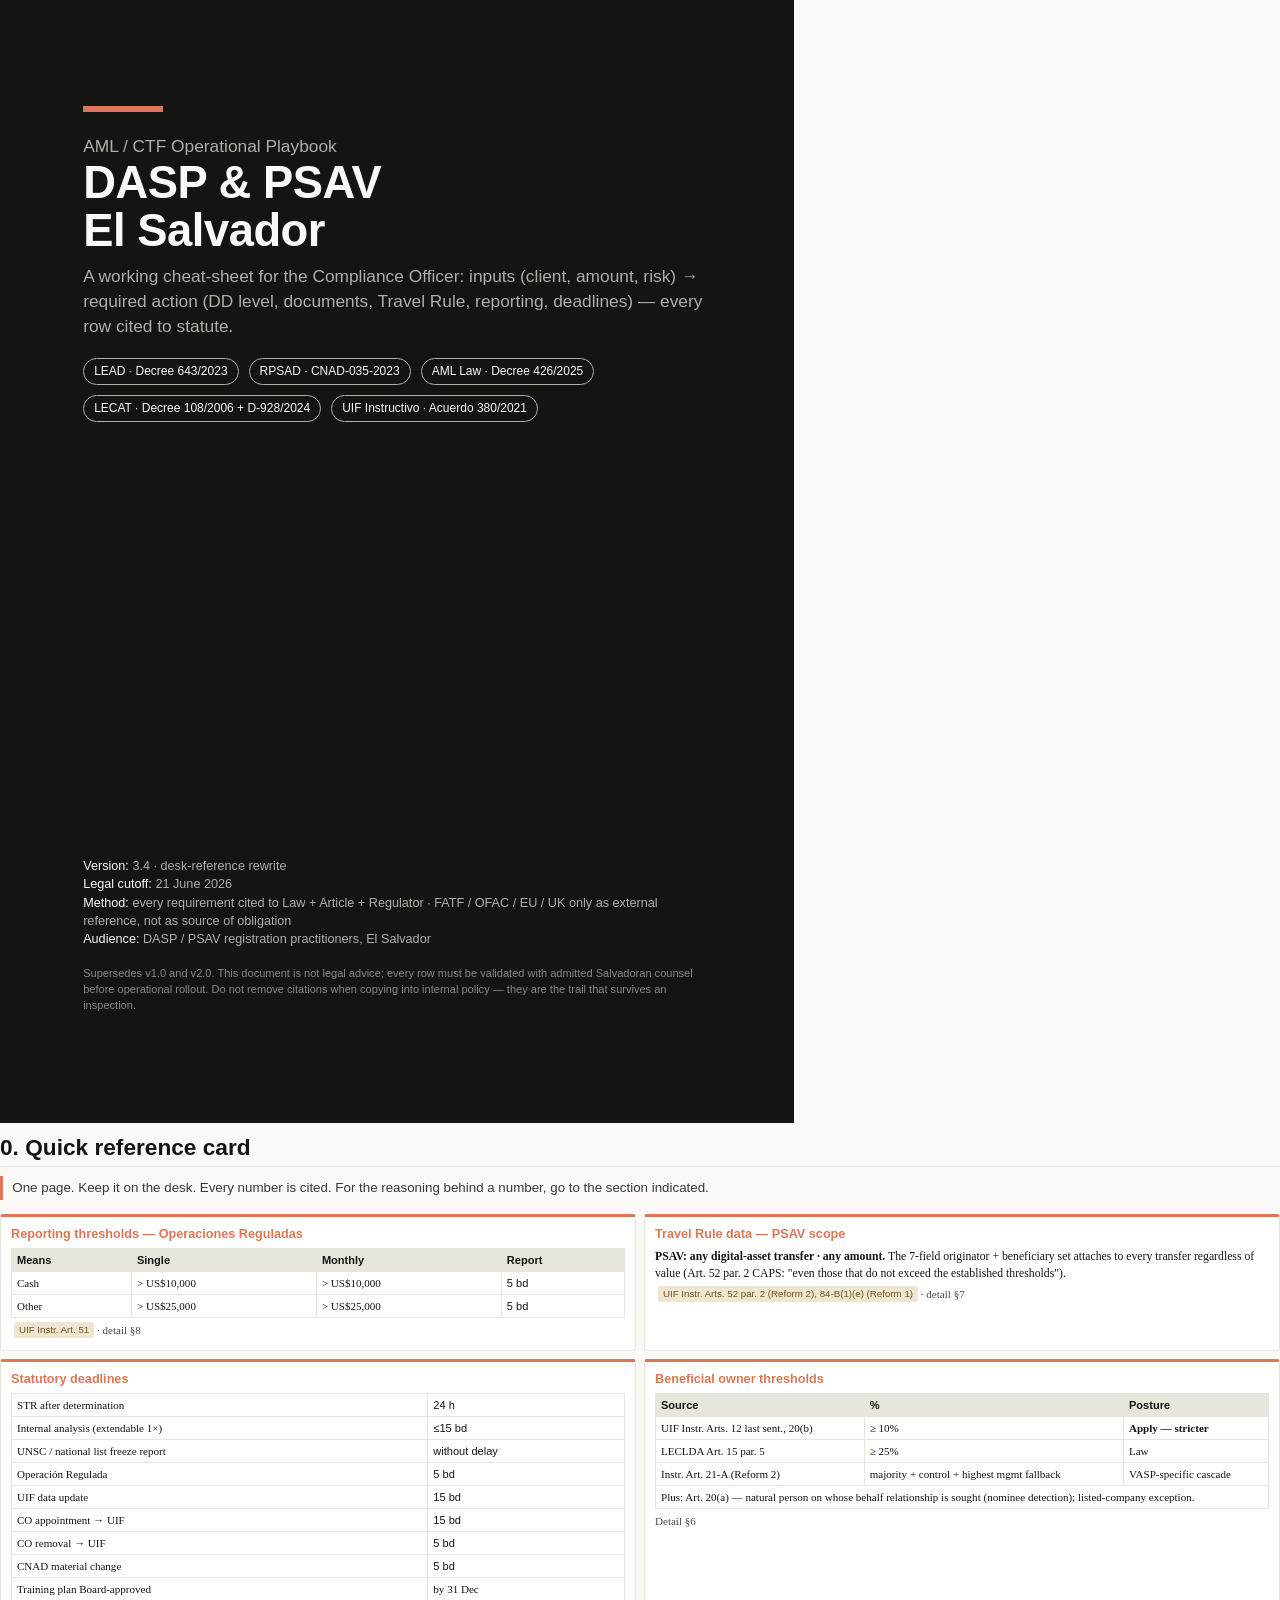
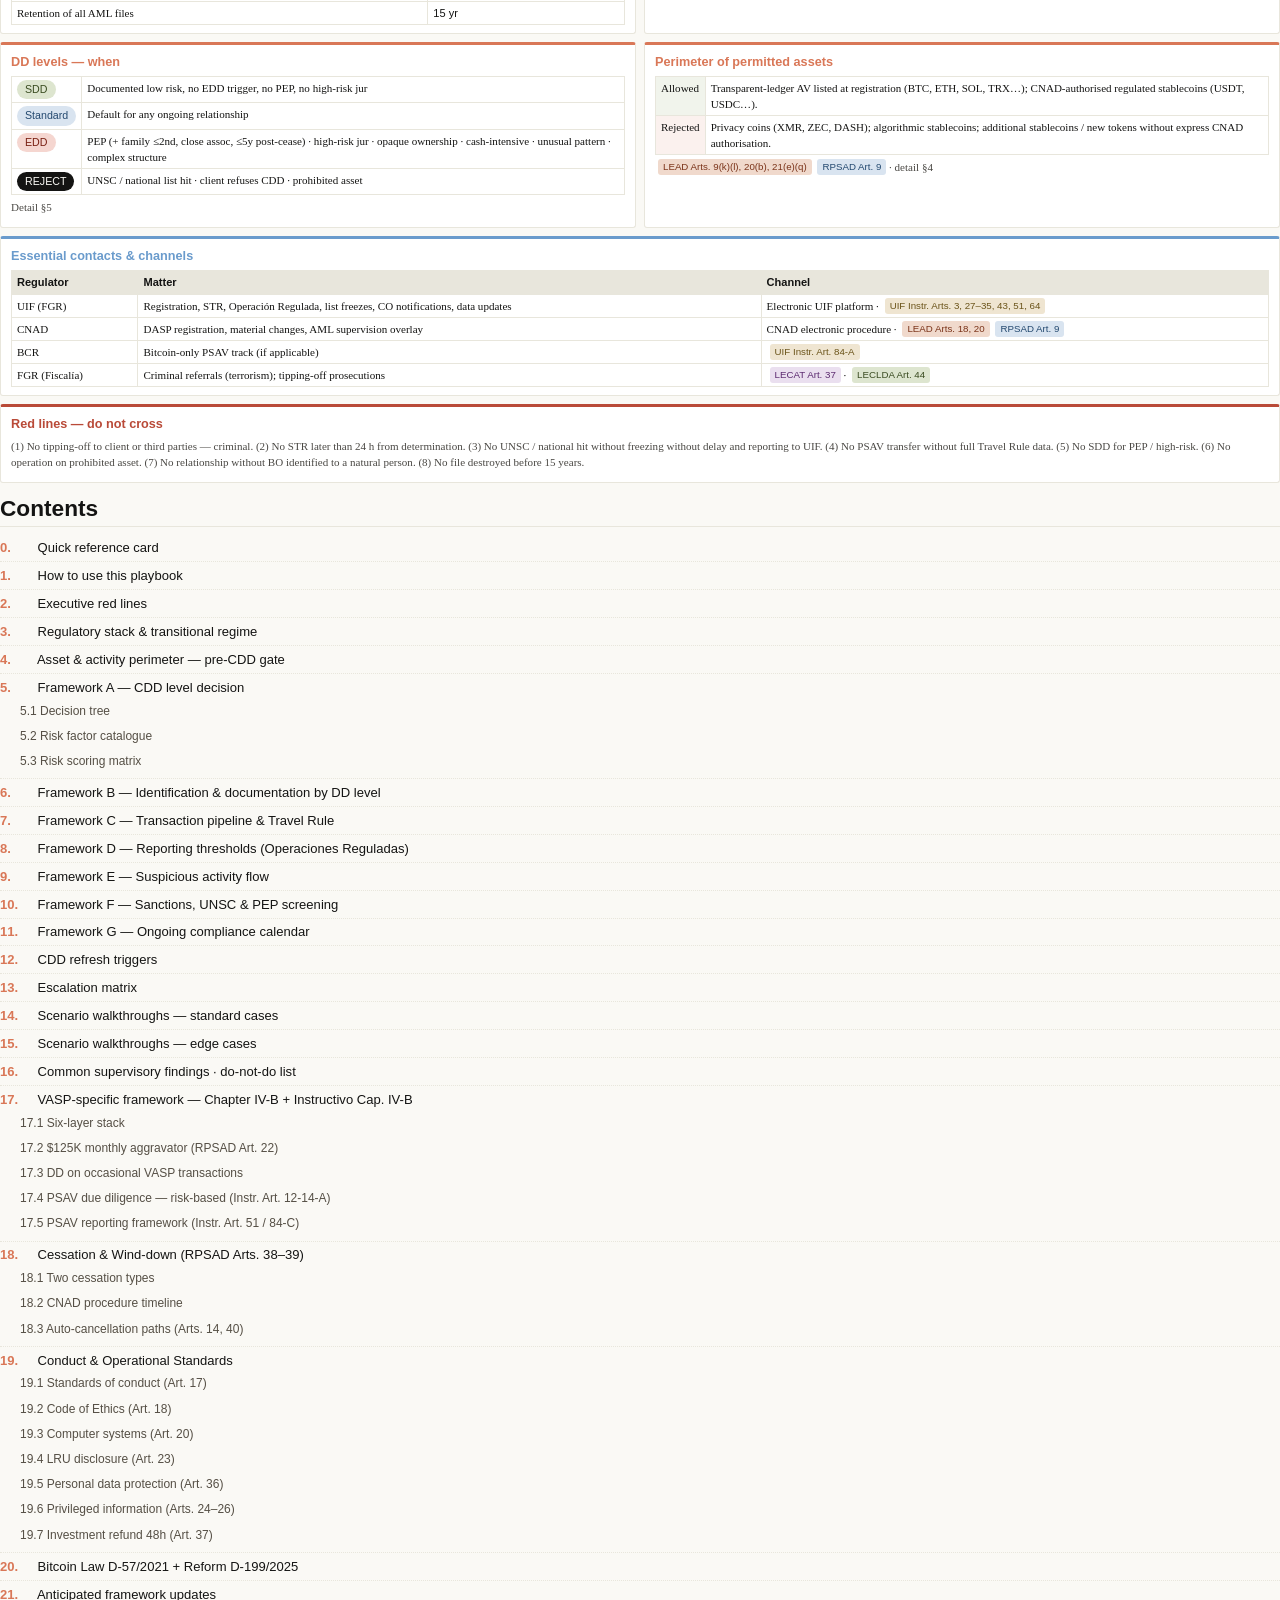
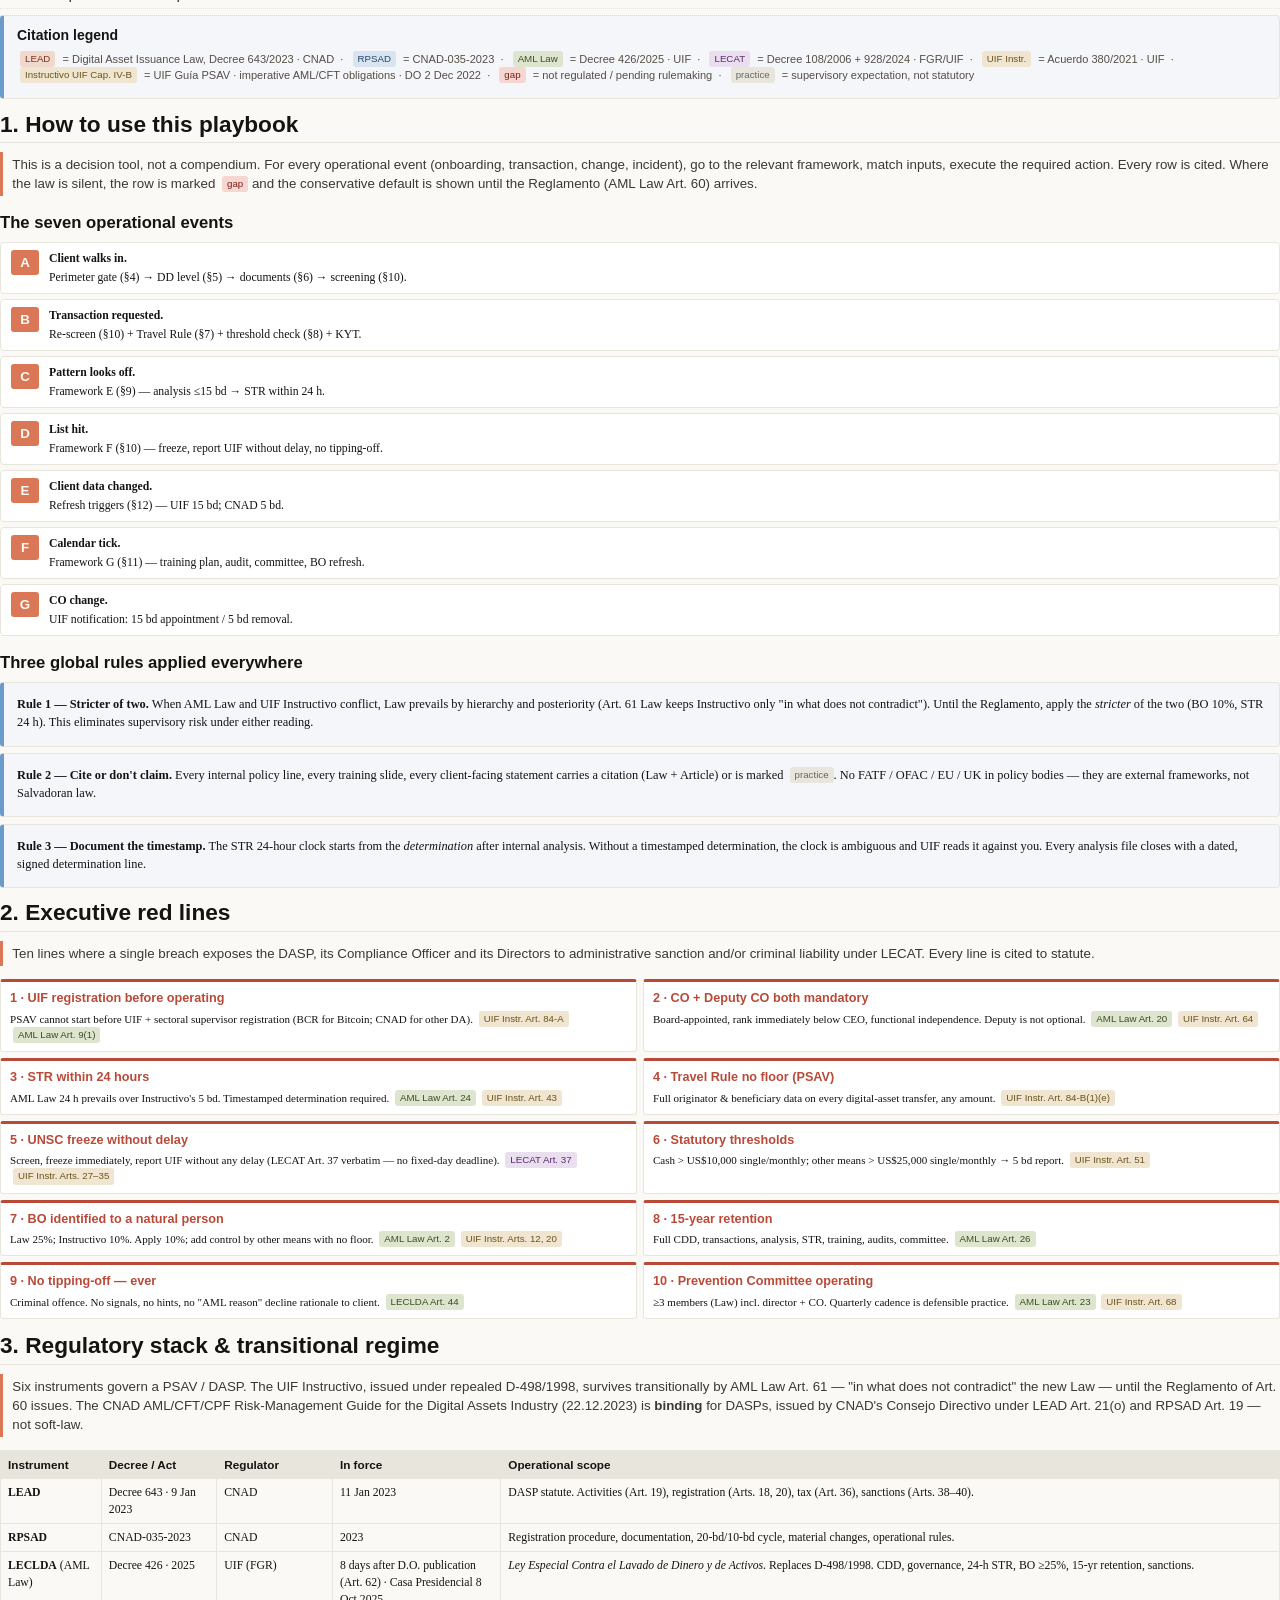
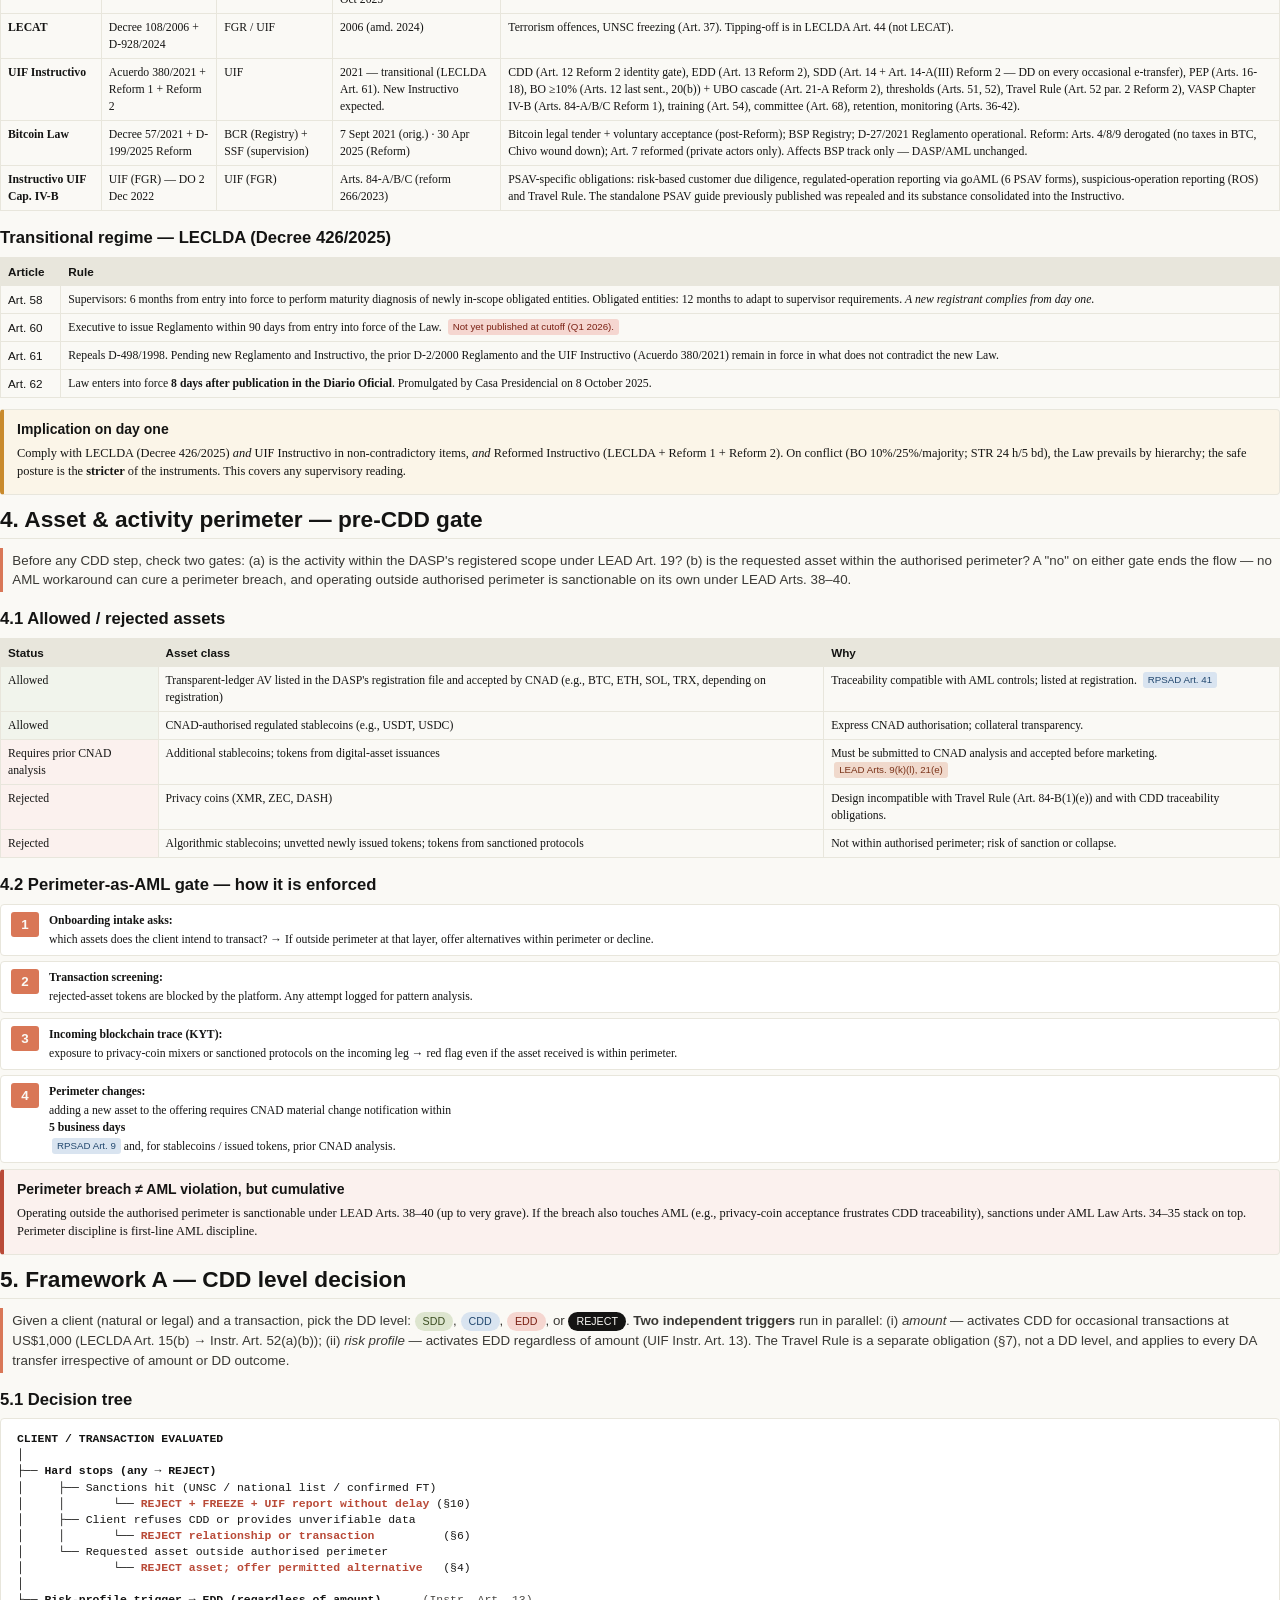
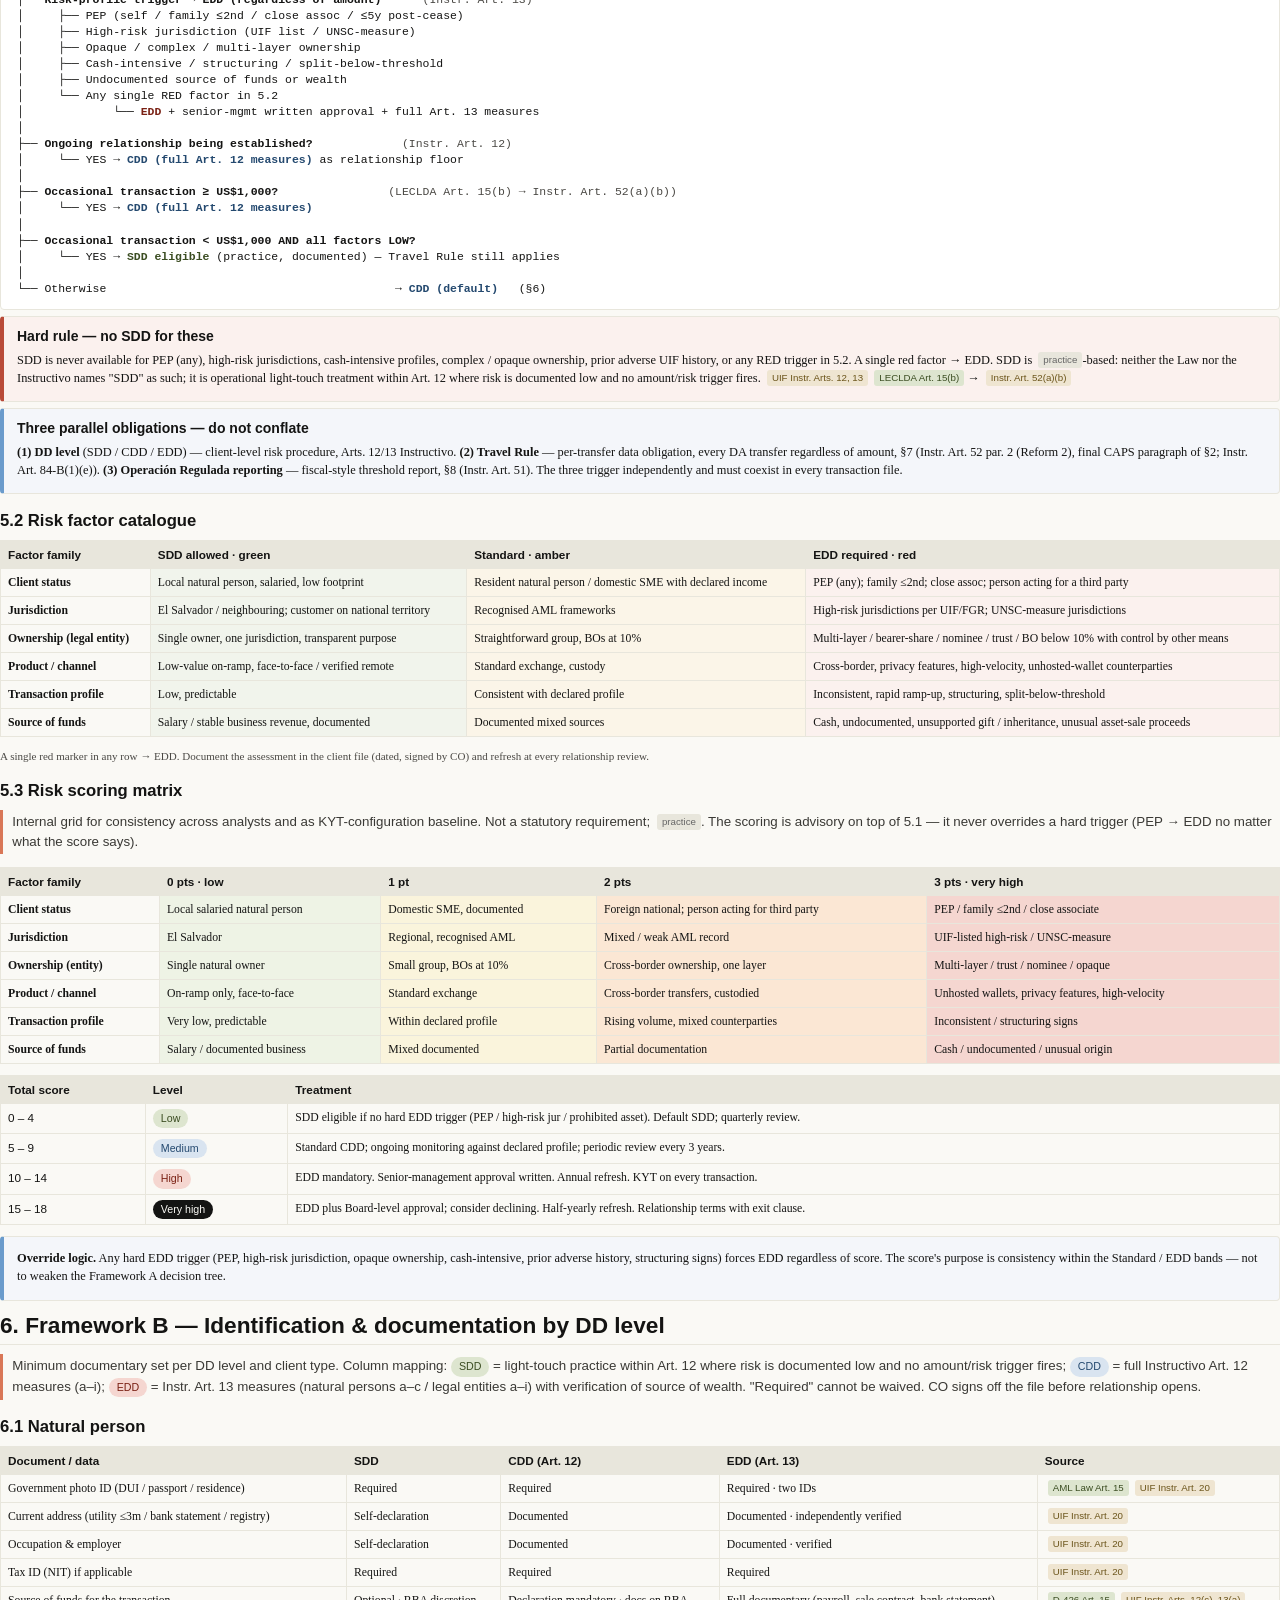
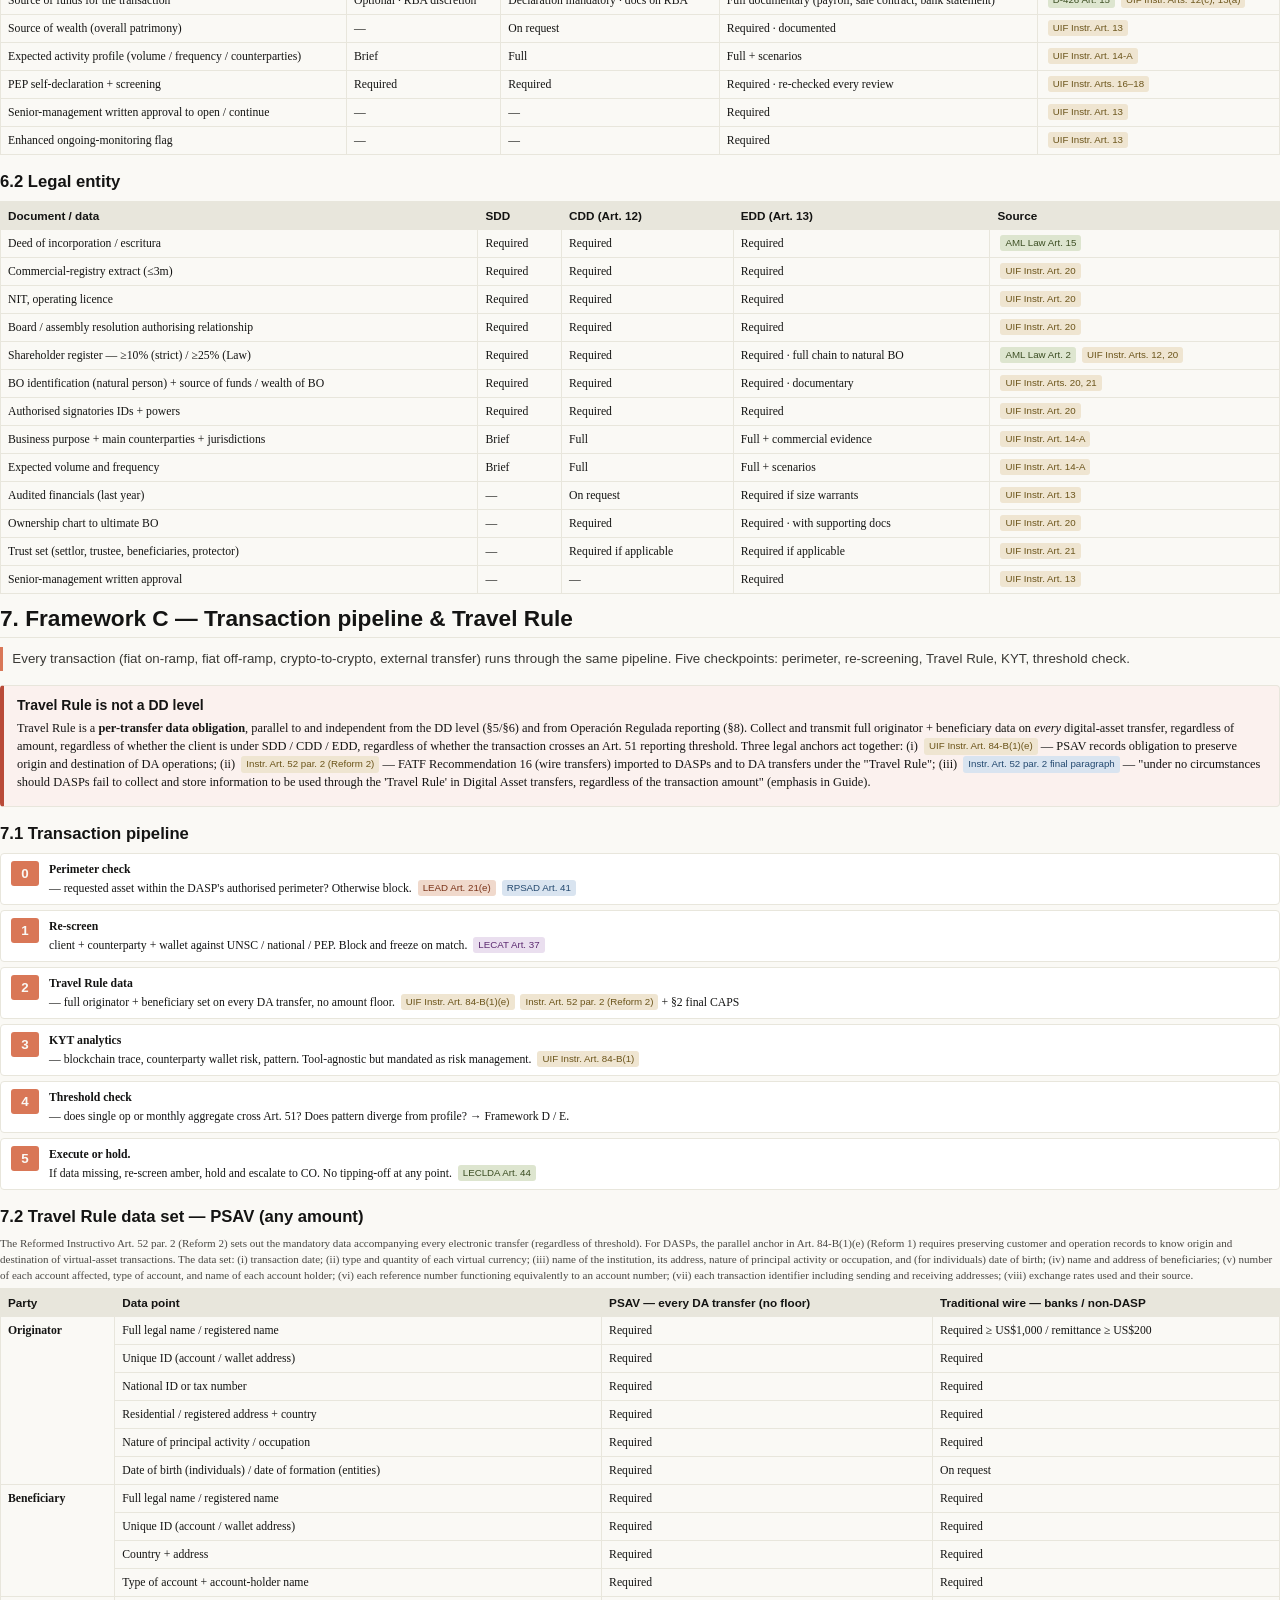
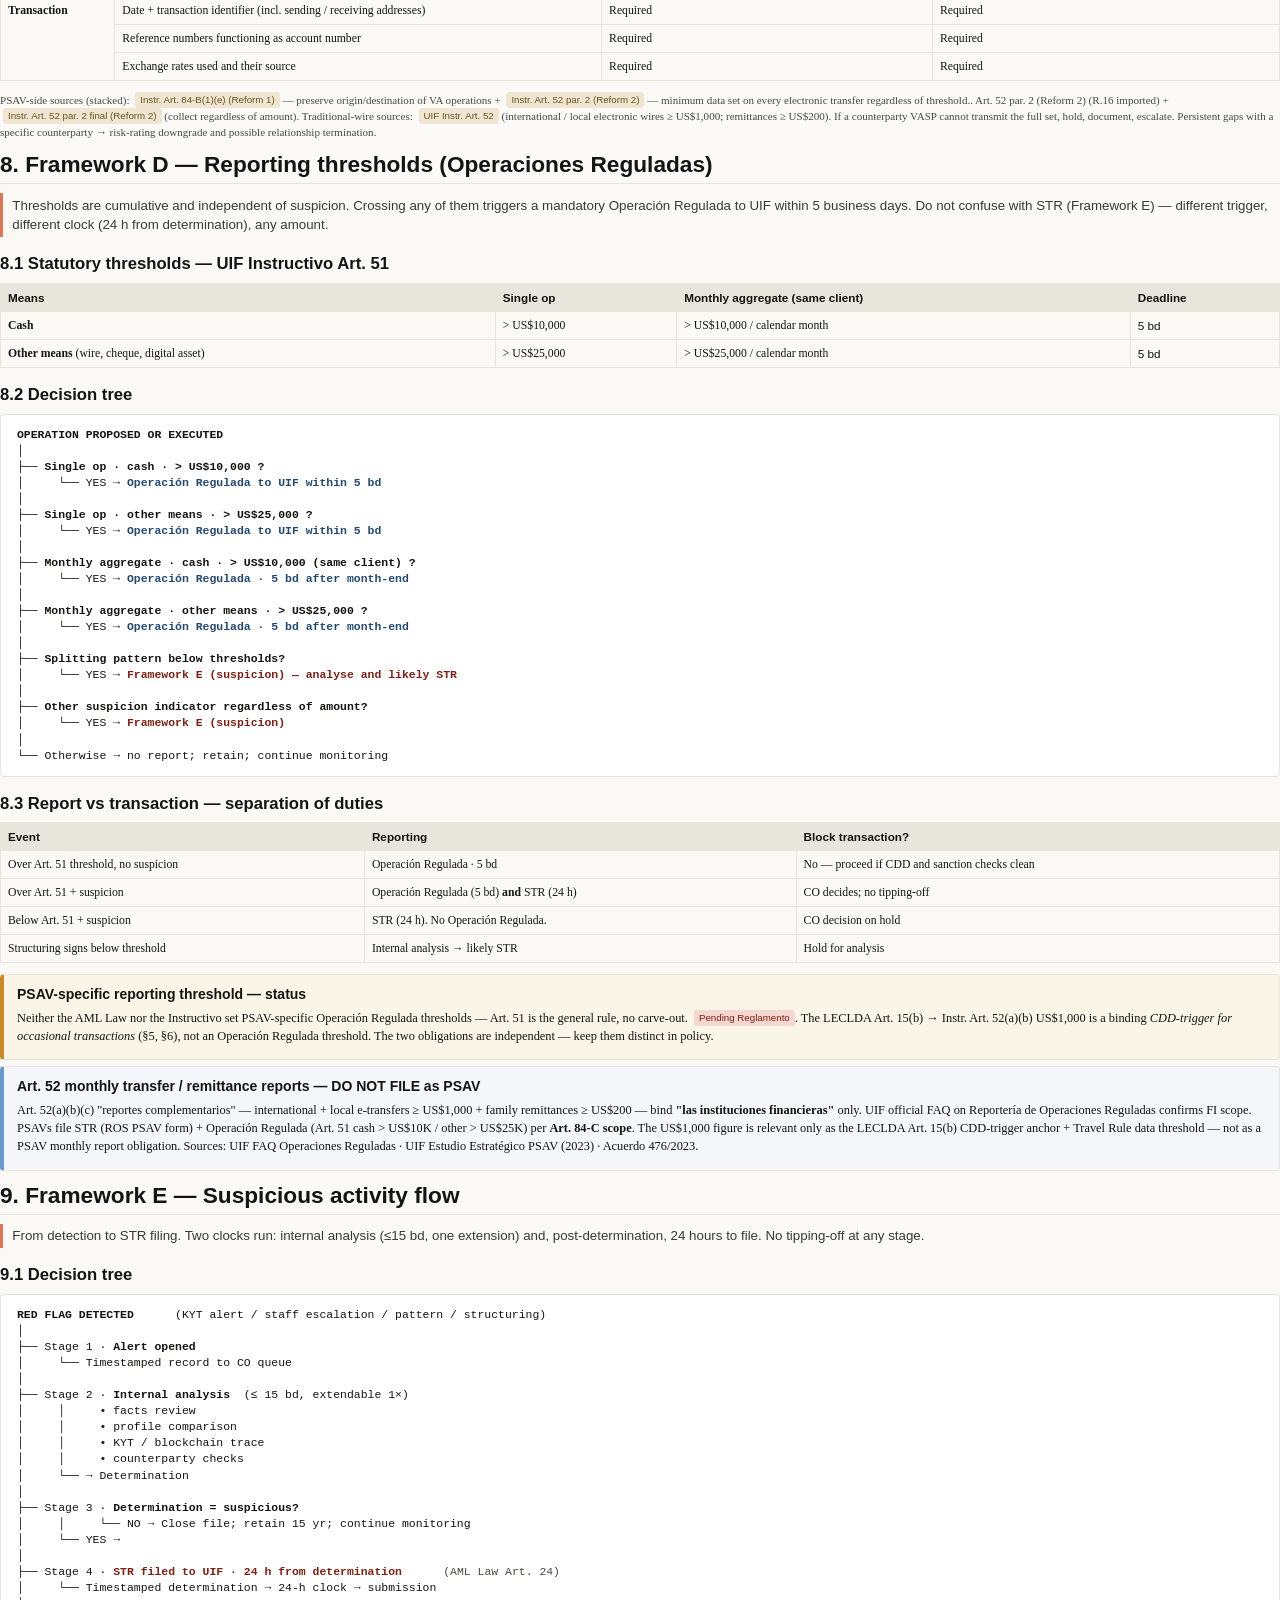
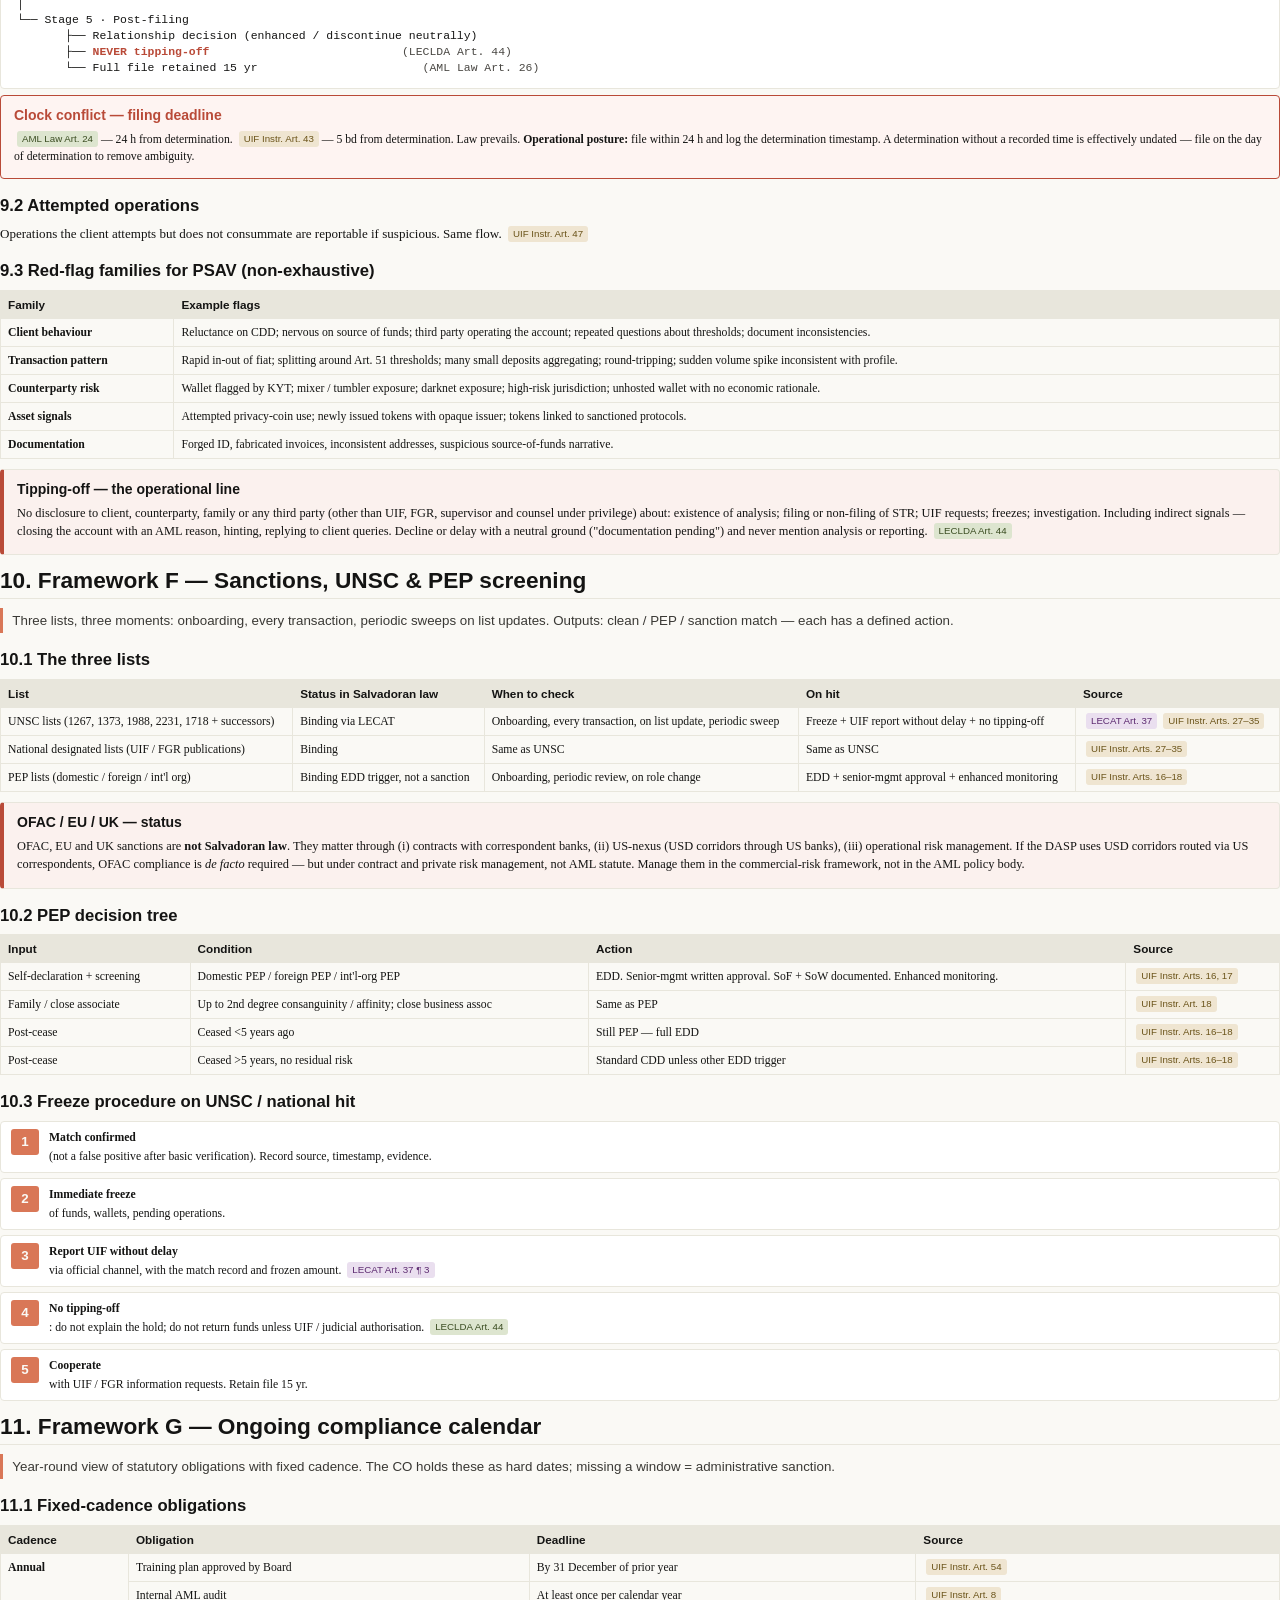
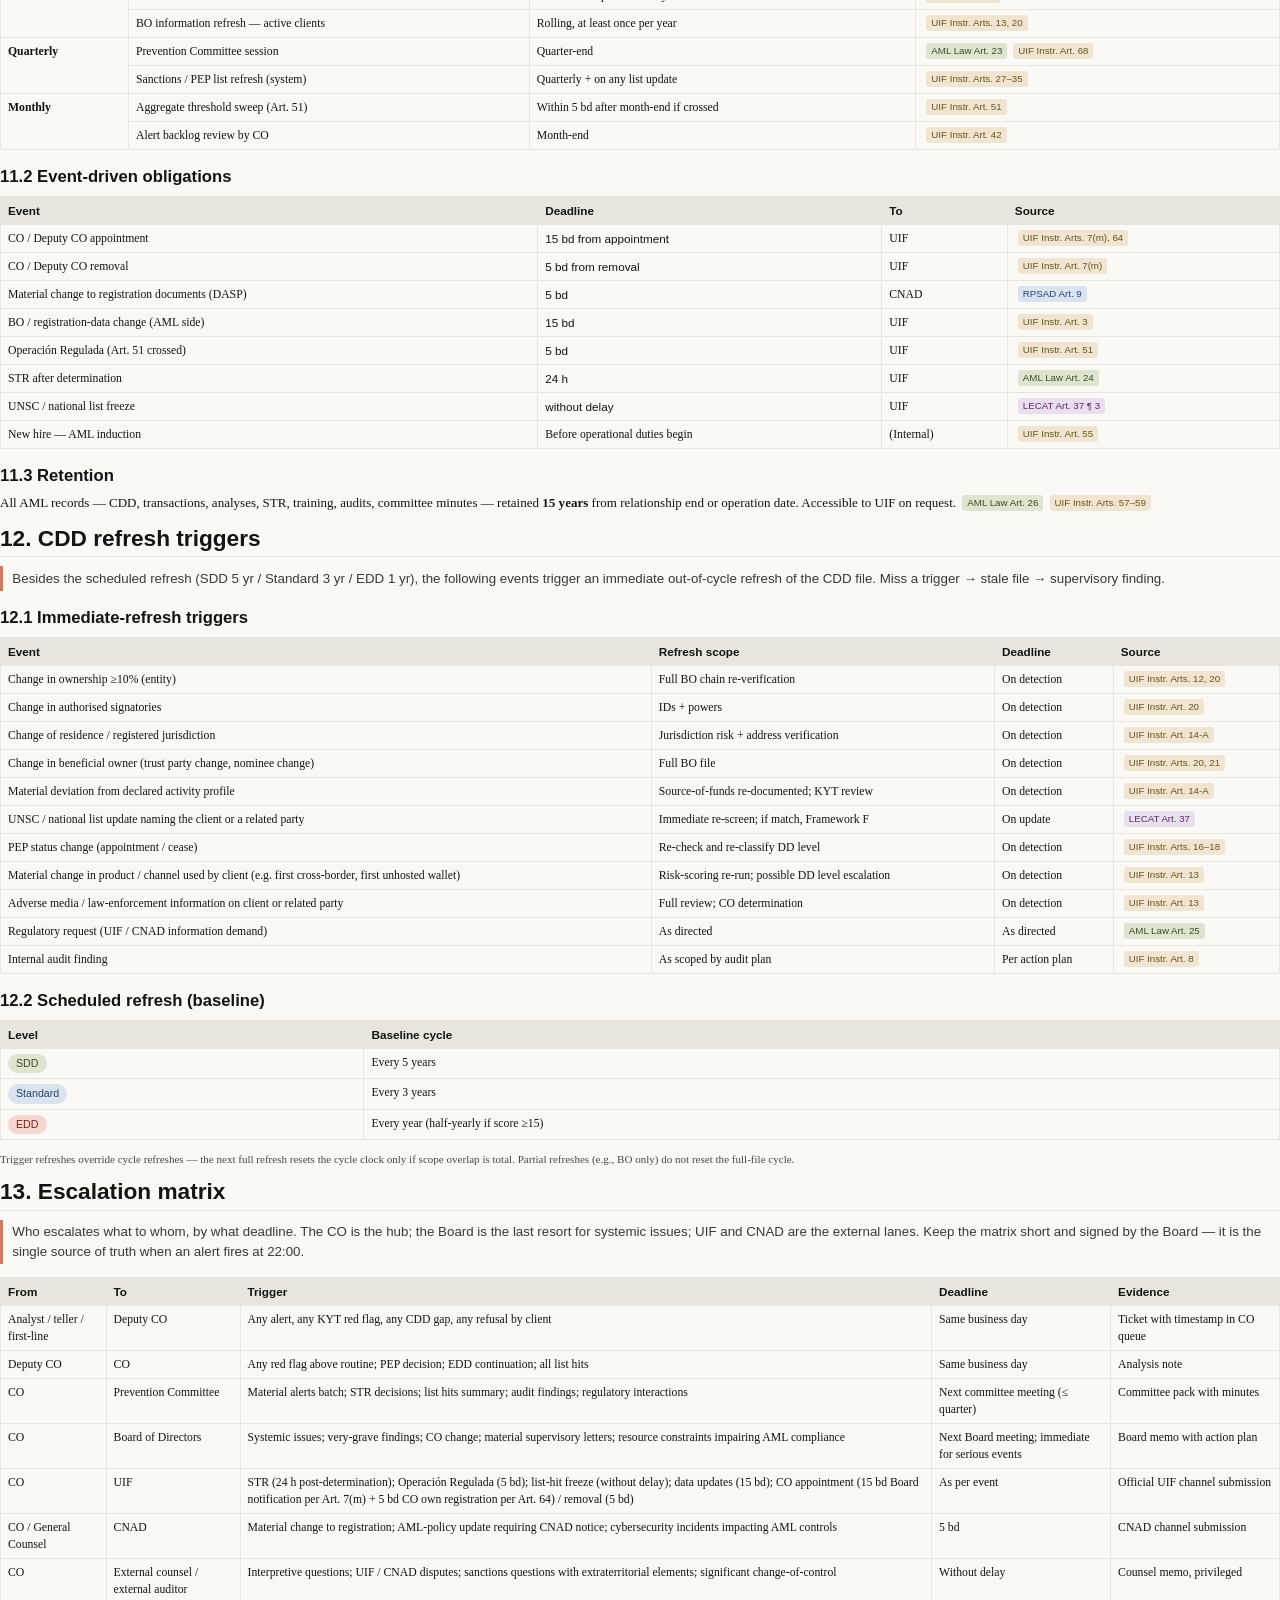
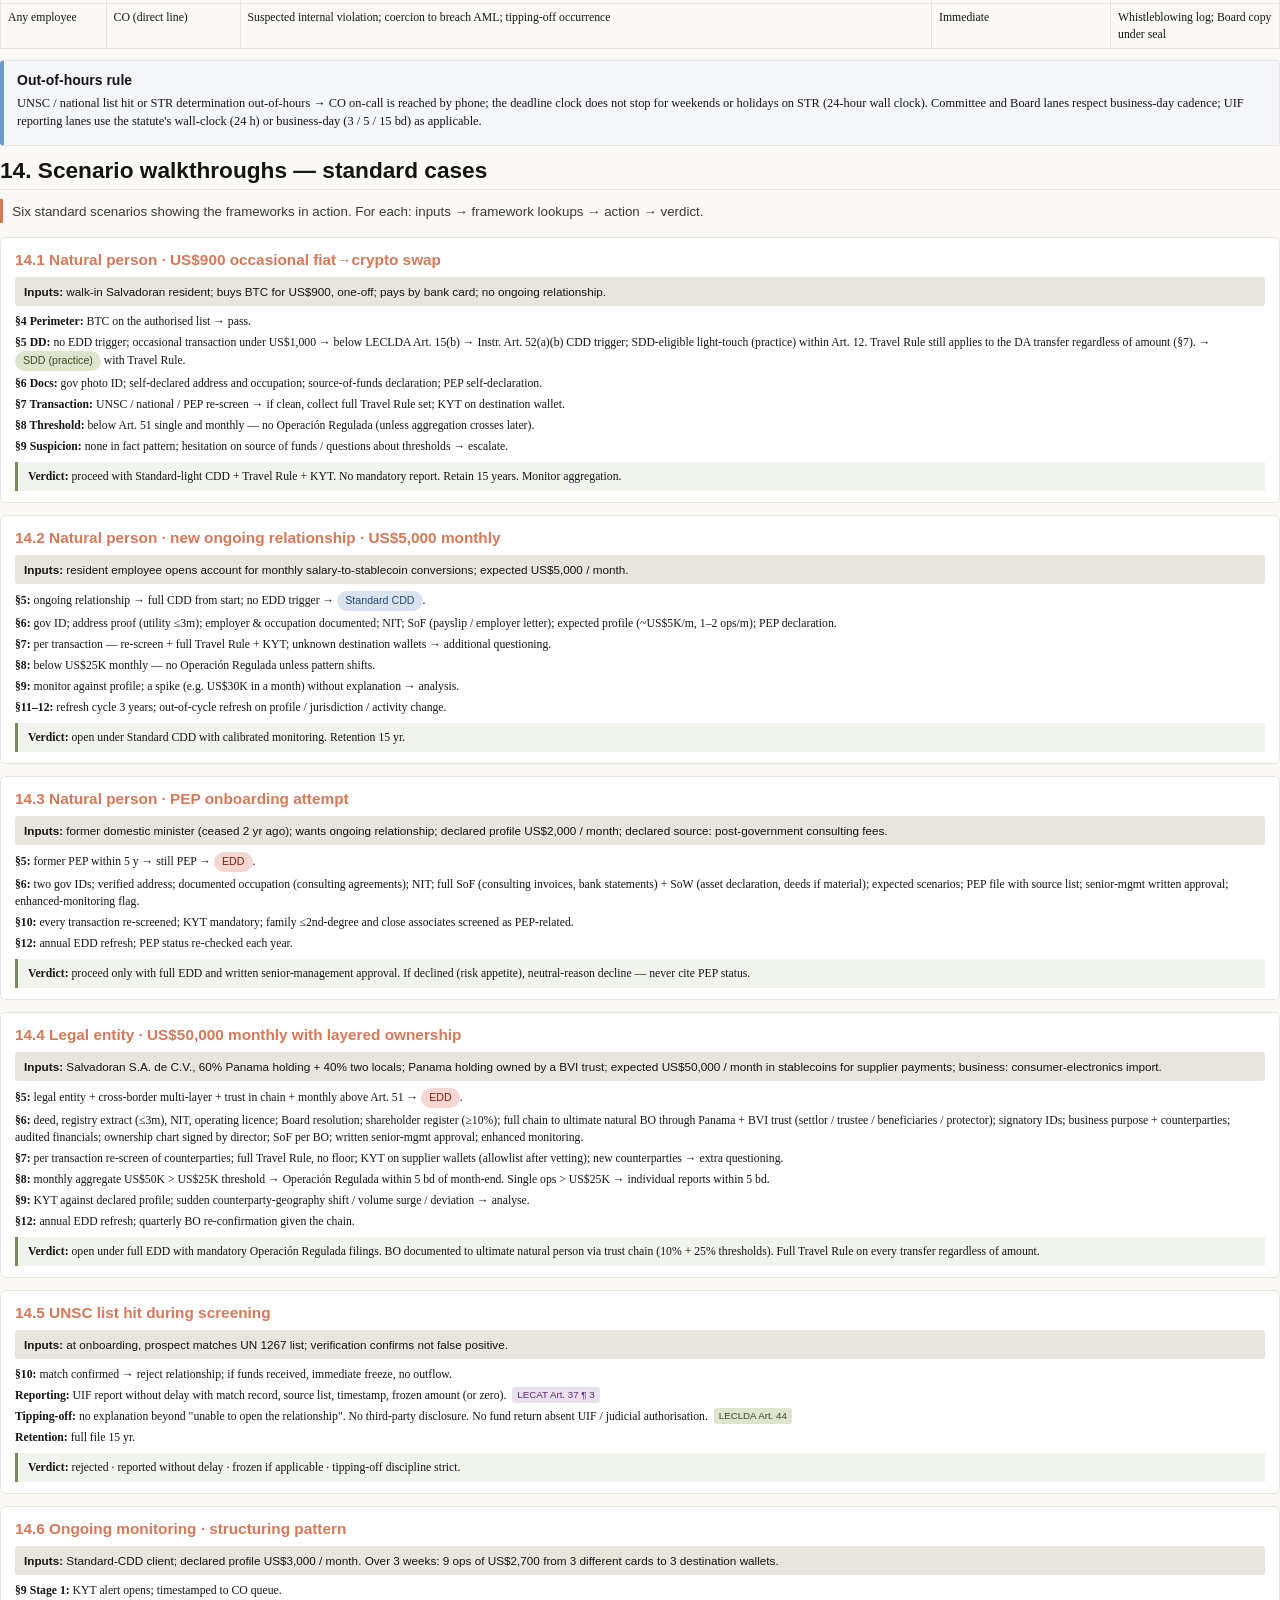
<file: aml-playbook/playbook-v2.html>
<!doctype html>
<html lang="en">
<head>
<meta charset="utf-8"/>
<title>AML/CTF Operational Playbook — DASP / PSAV El Salvador</title>
<style>
  @page { size: A4; margin: 18mm 16mm 20mm 16mm; }
  :root{
    --dark:#141413; --light:#faf9f5; --mid:#b0aea5; --bg-sub:#e8e6dc;
    --orange:#d97757; --blue:#6a9bcc; --green:#788c5d;
    --red:#b94a38; --amber:#c98a2c;
  }
  *{box-sizing:border-box}
  html,body{margin:0;padding:0;background:var(--light);color:var(--dark);
    font-family:'Lora',Georgia,serif; font-size:9.8pt; line-height:1.45;}
  h1,h2,h3,h4,h5{font-family:'Poppins',Arial,sans-serif; color:var(--dark); margin:0 0 .4em; font-weight:600;}
  h1{font-size:26pt; line-height:1.1; letter-spacing:-.01em;}
  h2{font-size:17pt; line-height:1.15; margin-top:.5em; border-bottom:1px solid var(--bg-sub); padding-bottom:.25em;}
  h3{font-size:12.5pt; margin-top:.9em; color:var(--dark);}
  h4{font-size:10.5pt; margin-top:.8em; color:var(--orange);}
  h5{font-size:10pt; margin-top:.6em;}
  p{margin:.35em 0;}
  ul,ol{margin:.3em 0 .5em 1.1em; padding:0;}
  li{margin:.15em 0;}
  code{font-family:'Fira Code',Consolas,monospace; font-size:8.8pt; background:var(--bg-sub); padding:1px 4px; border-radius:3px;}
  a{color:var(--orange); text-decoration:none;}

  /* Cover */
  .cover{
    width:210mm; height:297mm; padding:28mm 22mm; box-sizing:border-box;
    page-break-after:always; background:var(--dark); color:var(--light);
    display:flex; flex-direction:column; justify-content:space-between;
  }
  .cover h1{color:var(--light); font-size:34pt; line-height:1.05; margin-bottom:.2em;}
  .cover .sub{font-size:13pt; color:var(--mid); font-family:'Poppins',Arial,sans-serif; font-weight:400;}
  .cover .tag-line{display:flex; gap:10px; margin-top:18px; flex-wrap:wrap;}
  .cover .tag-line span{display:inline-block; padding:4px 10px; border:1px solid var(--mid); color:var(--light); font-family:'Poppins',Arial,sans-serif; font-size:9pt; border-radius:999px;}
  .cover .meta{font-family:'Poppins',Arial,sans-serif; font-size:9.5pt; color:var(--mid);}
  .cover .meta strong{color:var(--light); font-weight:500;}
  .cover .band{height:6px; background:var(--orange); width:80px; margin:0 0 22px;}

  .page{page-break-after:always;}
  .page:last-child{page-break-after:auto;}

  .lead{font-family:'Poppins',Arial,sans-serif; font-size:10pt; color:#3a3935; border-left:3px solid var(--orange); padding:.2em 0 .2em .7em; margin:.4em 0 1em;}
  .callout{border:1px solid var(--bg-sub); border-left:4px solid var(--blue); background:#f4f6fa; padding:9px 13px; margin:.5em 0; border-radius:4px; font-size:9.3pt;}
  .callout.warn{border-left-color:var(--red); background:#fbf1ee;}
  .callout.amber{border-left-color:var(--amber); background:#fbf5e8;}
  .callout.ok{border-left-color:var(--green); background:#f1f4ec;}
  .callout h4{margin-top:0; color:var(--dark);}

  /* Citation chips */
  .cite{display:inline-block; font-family:'Poppins',Arial,sans-serif; font-size:7.3pt; background:var(--bg-sub); color:#3a3935; padding:1px 5px; border-radius:3px; margin-left:3px; vertical-align:1px; white-space:nowrap; font-weight:500;}
  .cite.lead-cite{background:#f0d9cc; color:#7a3319;}
  .cite.rpsad{background:#d9e4f0; color:#24496f;}
  .cite.aml{background:#dde5cf; color:#3b4d22;}
  .cite.uif{background:#efe5d1; color:#6b541a;}
  .cite.lecat{background:#eadfef; color:#5c2a70;}
  .cite.gap{background:#f5d6d0; color:#7a2114;}
  .cite.practice{background:#e8e6dc; color:#666;}

  table{width:100%; border-collapse:collapse; margin:.4em 0 .9em; font-size:8.8pt;}
  th,td{border:1px solid var(--bg-sub); padding:5px 7px; vertical-align:top; text-align:left;}
  th{background:var(--bg-sub); font-family:'Poppins',Arial,sans-serif; font-weight:600; font-size:8.8pt;}
  td.num{white-space:nowrap; font-family:'Poppins',Arial,sans-serif;}
  td.ok{background:#f1f4ec;}
  td.warn{background:#fbf1ee;}
  td.amber{background:#fbf5e8;}

  /* Flow steps */
  .flow-step{display:flex; gap:10px; align-items:flex-start; margin:5px 0; padding:7px 10px; background:#fff; border:1px solid var(--bg-sub); border-radius:4px;}
  .flow-step .num{flex:0 0 28px; background:var(--orange); color:var(--light); text-align:center; font-family:'Poppins',Arial,sans-serif; font-weight:600; border-radius:3px; padding:3px 0; font-size:10pt;}
  .flow-step .body{flex:1; font-size:8.8pt;}
  .flow-step .body strong{display:block; margin-bottom:2px;}

  /* Scenarios */
  .scenario{border:1px solid var(--bg-sub); border-radius:6px; padding:11px 14px; margin:.9em 0; background:#fff;}
  .scenario h3{margin-top:0; color:var(--orange); font-size:11.5pt;}
  .scenario .inputs{background:var(--bg-sub); padding:6px 9px; border-radius:3px; font-family:'Poppins',Arial,sans-serif; font-size:8.8pt; margin-bottom:7px;}
  .scenario .inputs strong{color:var(--dark);}
  .scenario .verdict{border-left:3px solid var(--green); background:#f1f4ec; padding:6px 10px; margin-top:7px; font-size:8.8pt;}
  .scenario p{font-size:8.8pt;}

  /* Redlines grid */
  .redlines{display:grid; grid-template-columns:1fr 1fr; gap:6px; margin:.5em 0 1em;}
  .rl{border:1px solid var(--bg-sub); border-top:3px solid var(--red); padding:7px 9px; border-radius:3px; background:#fff;}
  .rl h4{color:var(--red); font-size:9.5pt; margin:0 0 .25em;}
  .rl p{font-size:8.3pt; margin:.1em 0;}

  /* Conflict panels */
  .conflict{border:1px solid var(--red); border-radius:4px; padding:9px 13px; margin:.5em 0; background:#fef4f2; font-size:8.8pt;}
  .conflict h4{color:var(--red); margin-top:0;}

  /* TOC */
  .toc{font-family:'Poppins',Arial,sans-serif; font-size:9.8pt;}
  .toc ol{list-style:none; padding-left:0; margin:0;}
  .toc li{padding:3px 0; border-bottom:1px dotted var(--bg-sub);}
  .toc .num{display:inline-block; width:34px; color:var(--orange); font-weight:600;}
  .toc .sub li{padding-left:20px; border-bottom:none; font-size:9pt; color:#554f45;}

  .check li{list-style:none; padding-left:1.5em; position:relative;}
  .check li::before{content:"☐"; position:absolute; left:0; color:var(--orange); font-size:11pt; line-height:1;}
  .small{font-size:8.3pt; color:#4a4844;}
  .mono{font-family:'Fira Code',Consolas,monospace; font-size:8.8pt;}

  /* DD pills */
  .pill{display:inline-block; padding:2px 8px; border-radius:999px; font-family:'Poppins',Arial,sans-serif; font-size:8pt; font-weight:500;}
  .pill.sdd{background:#dde5cf; color:#3b4d22;}
  .pill.std{background:#d9e4f0; color:#24496f;}
  .pill.edd{background:#f5d6d0; color:#7a2114;}
  .pill.block{background:var(--dark); color:var(--light);}

  .legend{font-family:'Poppins',Arial,sans-serif; font-size:8.3pt; color:#554f45; margin:6px 0;}
  .legend .cite{margin-right:4px;}

  /* ——— Quick Reference Card ——— */
  .qrc{display:grid; grid-template-columns:1fr 1fr; gap:8px; margin:.5em 0;}
  .qrc .box{border:1px solid var(--bg-sub); border-top:3px solid var(--orange); padding:8px 10px; background:#fff; border-radius:3px;}
  .qrc .box h4{margin:0 0 5px; font-size:9.5pt; color:var(--orange);}
  .qrc .box table{margin:0; font-size:8.3pt;}
  .qrc .box th, .qrc .box td{padding:3px 5px; font-size:8.3pt;}
  .qrc .box.wide{grid-column:1 / -1; border-top-color:var(--blue);}
  .qrc .box.wide h4{color:var(--blue);}
  .qrc .box.warn{border-top-color:var(--red);}
  .qrc .box.warn h4{color:var(--red);}

  /* ——— Decision tree ——— */
  .tree{font-family:'Fira Code',Consolas,monospace; font-size:8.6pt; line-height:1.4; background:#fff; border:1px solid var(--bg-sub); padding:12px 16px; margin:.5em 0; border-radius:4px; white-space:pre; overflow:hidden;}
  .tree .q{color:var(--dark); font-weight:600;}
  .tree .reject{color:var(--red); font-weight:600;}
  .tree .edd{color:#7a2114; font-weight:600;}
  .tree .std{color:#24496f; font-weight:600;}
  .tree .sdd{color:#3b4d22; font-weight:600;}
  .tree .info{color:#4a4844;}

  /* Score matrix */
  .score-grid td.w0{background:#eef3e5;}
  .score-grid td.w1{background:#faf4dc;}
  .score-grid td.w2{background:#fbe7d4;}
  .score-grid td.w3{background:#f5d6d0;}
</style>
</head>
<body>

<!-- ═══════════════════════ COVER ═══════════════════════ -->
<section class="cover">
  <div>
    <div class="band"></div>
    <div class="sub">AML / CTF Operational Playbook</div>
    <h1>DASP &amp; PSAV<br/>El&nbsp;Salvador</h1>
    <p class="sub" style="margin-top:10px;">A working cheat-sheet for the Compliance Officer: inputs (client, amount, risk) → required action (DD level, documents, Travel Rule, reporting, deadlines) — every row cited to statute.</p>
    <div class="tag-line">
      <span>LEAD · Decree 643/2023</span>
      <span>RPSAD · CNAD-035-2023</span>
      <span>AML Law · Decree 426/2025</span>
      <span>LECAT · Decree 108/2006 + D-928/2024</span>
      <span>UIF Instructivo · Acuerdo 380/2021</span>
    </div>
  </div>
  <div class="meta">
    <p><strong>Version:</strong> 3.4 · desk-reference rewrite<br/>
       <strong>Legal cutoff:</strong> 21 June 2026<br/>
       <strong>Method:</strong> every requirement cited to Law + Article + Regulator · FATF / OFAC / EU / UK only as external reference, not as source of obligation<br/>
       <strong>Audience:</strong> DASP / PSAV registration practitioners, El Salvador</p>
    <p style="margin-top:16px; color:#8a887f; font-size:8.3pt;">Supersedes v1.0 and v2.0. This document is not legal advice; every row must be validated with admitted Salvadoran counsel before operational rollout. Do not remove citations when copying into internal policy — they are the trail that survives an inspection.</p>
  </div>
</section>

<!-- ═══════════════════════ 0 — QUICK REFERENCE CARD ═══════════════════════ -->
<section class="page">
  <h2>0. Quick reference card</h2>
  <p class="lead">One page. Keep it on the desk. Every number is cited. For the reasoning behind a number, go to the section indicated.</p>

  <div class="qrc">
    <div class="box">
      <h4>Reporting thresholds — Operaciones Reguladas</h4>
      <table>
        <tr><th>Means</th><th>Single</th><th>Monthly</th><th>Report</th></tr>
        <tr><td>Cash</td><td>&gt; US$10,000</td><td>&gt; US$10,000</td><td class="num">5 bd</td></tr>
        <tr><td>Other</td><td>&gt; US$25,000</td><td>&gt; US$25,000</td><td class="num">5 bd</td></tr>
      </table>
      <p class="small"><span class="cite uif">UIF Instr. Art. 51</span> · detail §8</p>
    </div>

    <div class="box">
      <h4>Travel Rule data — PSAV scope</h4>
      <p style="font-size:8.8pt; margin:0 0 4px;"><strong>PSAV: any digital-asset transfer · any amount.</strong> The 7-field originator + beneficiary set attaches to every transfer regardless of value (Art. 52 par. 2 CAPS: "even those that do not exceed the established thresholds").</p>
      <p class="small"><span class="cite uif">UIF Instr. Arts. 52 par. 2 (Reform 2), 84-B(1)(e) (Reform 1)</span> · detail §7</p>
    </div>

    <div class="box">
      <h4>Statutory deadlines</h4>
      <table>
        <tr><td>STR after determination</td><td class="num">24 h</td></tr>
        <tr><td>Internal analysis (extendable 1×)</td><td class="num">≤15 bd</td></tr>
        <tr><td>UNSC / national list freeze report</td><td class="num">without delay</td></tr>
        <tr><td>Operación Regulada</td><td class="num">5 bd</td></tr>
        <tr><td>UIF data update</td><td class="num">15 bd</td></tr>
        <tr><td>CO appointment → UIF</td><td class="num">15 bd</td></tr>
        <tr><td>CO removal → UIF</td><td class="num">5 bd</td></tr>
        <tr><td>CNAD material change</td><td class="num">5 bd</td></tr>
        <tr><td>Training plan Board-approved</td><td>by 31 Dec</td></tr>
        <tr><td>Retention of all AML files</td><td class="num">15 yr</td></tr>
      </table>
    </div>

    <div class="box">
      <h4>Beneficial owner thresholds</h4>
      <table>
        <tr><th>Source</th><th>%</th><th>Posture</th></tr>
        <tr><td>UIF Instr. Arts. 12 last sent., 20(b)</td><td>≥ 10%</td><td><strong>Apply — stricter</strong></td></tr>
        <tr><td>LECLDA Art. 15 par. 5</td><td>≥ 25%</td><td>Law</td></tr>
        <tr><td>Instr. Art. 21-A (Reform 2)</td><td>majority + control + highest mgmt fallback</td><td>VASP-specific cascade</td></tr>
        <tr><td colspan="3">Plus: Art. 20(a) — natural person on whose behalf relationship is sought (nominee detection); listed-company exception.</td></tr>
      </table>
      <p class="small">Detail §6</p>
    </div>

    <div class="box">
      <h4>DD levels — when</h4>
      <table>
        <tr><td><span class="pill sdd">SDD</span></td><td>Documented low risk, no EDD trigger, no PEP, no high-risk jur</td></tr>
        <tr><td><span class="pill std">Standard</span></td><td>Default for any ongoing relationship</td></tr>
        <tr><td><span class="pill edd">EDD</span></td><td>PEP (+ family ≤2nd, close assoc, ≤5y post-cease) · high-risk jur · opaque ownership · cash-intensive · unusual pattern · complex structure</td></tr>
        <tr><td><span class="pill block">REJECT</span></td><td>UNSC / national list hit · client refuses CDD · prohibited asset</td></tr>
      </table>
      <p class="small">Detail §5</p>
    </div>

    <div class="box">
      <h4>Perimeter of permitted assets</h4>
      <table>
        <tr><td class="ok">Allowed</td><td>Transparent-ledger AV listed at registration (BTC, ETH, SOL, TRX…); CNAD-authorised regulated stablecoins (USDT, USDC…).</td></tr>
        <tr><td class="warn">Rejected</td><td>Privacy coins (XMR, ZEC, DASH); algorithmic stablecoins; additional stablecoins / new tokens without express CNAD authorisation.</td></tr>
      </table>
      <p class="small"><span class="cite lead-cite">LEAD Arts. 9(k)(l), 20(b), 21(e)(q)</span> <span class="cite rpsad">RPSAD Art. 9</span> · detail §4</p>
    </div>

    <div class="box wide">
      <h4>Essential contacts &amp; channels</h4>
      <table>
        <tr><th>Regulator</th><th>Matter</th><th>Channel</th></tr>
        <tr><td>UIF (FGR)</td><td>Registration, STR, Operación Regulada, list freezes, CO notifications, data updates</td><td>Electronic UIF platform · <span class="cite uif">UIF Instr. Arts. 3, 27–35, 43, 51, 64</span></td></tr>
        <tr><td>CNAD</td><td>DASP registration, material changes, AML supervision overlay</td><td>CNAD electronic procedure · <span class="cite lead-cite">LEAD Arts. 18, 20</span> <span class="cite rpsad">RPSAD Art. 9</span></td></tr>
        <tr><td>BCR</td><td>Bitcoin-only PSAV track (if applicable)</td><td><span class="cite uif">UIF Instr. Art. 84-A</span></td></tr>
        <tr><td>FGR (Fiscalía)</td><td>Criminal referrals (terrorism); tipping-off prosecutions</td><td><span class="cite lecat">LECAT Art. 37</span> · <span class="cite aml">LECLDA Art. 44</span></td></tr>
      </table>
    </div>

    <div class="box warn wide">
      <h4>Red lines — do not cross</h4>
      <p class="small">(1) No tipping-off to client or third parties — criminal. (2) No STR later than 24 h from determination. (3) No UNSC / national hit without freezing without delay and reporting to UIF. (4) No PSAV transfer without full Travel Rule data. (5) No SDD for PEP / high-risk. (6) No operation on prohibited asset. (7) No relationship without BO identified to a natural person. (8) No file destroyed before 15 years.</p>
    </div>
  </div>
</section>

<!-- ═══════════════════════ TOC ═══════════════════════ -->
<section class="page">
  <h2>Contents</h2>
  <div class="toc">
    <ol>
      <li><span class="num">0.</span> Quick reference card</li>
      <li><span class="num">1.</span> How to use this playbook</li>
      <li><span class="num">2.</span> Executive red lines</li>
      <li><span class="num">3.</span> Regulatory stack &amp; transitional regime</li>
      <li><span class="num">4.</span> Asset &amp; activity perimeter — pre-CDD gate</li>
      <li><span class="num">5.</span> Framework A — CDD level decision
        <ol class="sub"><li>5.1 Decision tree</li><li>5.2 Risk factor catalogue</li><li>5.3 Risk scoring matrix</li></ol>
      </li>
      <li><span class="num">6.</span> Framework B — Identification &amp; documentation by DD level</li>
      <li><span class="num">7.</span> Framework C — Transaction pipeline &amp; Travel Rule</li>
      <li><span class="num">8.</span> Framework D — Reporting thresholds (Operaciones Reguladas)</li>
      <li><span class="num">9.</span> Framework E — Suspicious activity flow</li>
      <li><span class="num">10.</span> Framework F — Sanctions, UNSC &amp; PEP screening</li>
      <li><span class="num">11.</span> Framework G — Ongoing compliance calendar</li>
      <li><span class="num">12.</span> CDD refresh triggers</li>
      <li><span class="num">13.</span> Escalation matrix</li>
      <li><span class="num">14.</span> Scenario walkthroughs — standard cases</li>
      <li><span class="num">15.</span> Scenario walkthroughs — edge cases</li>
      <li><span class="num">16.</span> Common supervisory findings · do-not-do list</li>
      <li><span class="num">17.</span> VASP-specific framework — Chapter IV-B + Instructivo Cap. IV-B
        <ol class="sub"><li>17.1 Six-layer stack</li><li>17.2 $125K monthly aggravator (RPSAD Art. 22)</li><li>17.3 DD on occasional VASP transactions</li><li>17.4 PSAV due diligence — risk-based (Instr. Art. 12-14-A)</li><li>17.5 PSAV reporting framework (Instr. Art. 51 / 84-C)</li></ol>
      </li>
      <li><span class="num">18.</span> Cessation &amp; Wind-down (RPSAD Arts. 38–39)
        <ol class="sub"><li>18.1 Two cessation types</li><li>18.2 CNAD procedure timeline</li><li>18.3 Auto-cancellation paths (Arts. 14, 40)</li></ol>
      </li>
      <li><span class="num">19.</span> Conduct &amp; Operational Standards
        <ol class="sub"><li>19.1 Standards of conduct (Art. 17)</li><li>19.2 Code of Ethics (Art. 18)</li><li>19.3 Computer systems (Art. 20)</li><li>19.4 LRU disclosure (Art. 23)</li><li>19.5 Personal data protection (Art. 36)</li><li>19.6 Privileged information (Arts. 24–26)</li><li>19.7 Investment refund 48h (Art. 37)</li></ol>
      </li>
      <li><span class="num">20.</span> Bitcoin Law D-57/2021 + Reform D-199/2025</li>
      <li><span class="num">21.</span> Anticipated framework updates</li>
    </ol>
  </div>

  <div class="callout">
    <h4>Citation legend</h4>
    <p class="legend">
      <span class="cite lead-cite">LEAD</span> = Digital Asset Issuance Law, Decree 643/2023 · CNAD &nbsp;·&nbsp;
      <span class="cite rpsad">RPSAD</span> = CNAD-035-2023 &nbsp;·&nbsp;
      <span class="cite aml">AML Law</span> = Decree 426/2025 · UIF &nbsp;·&nbsp;
      <span class="cite lecat">LECAT</span> = Decree 108/2006 + 928/2024 · FGR/UIF &nbsp;·&nbsp;
      <span class="cite uif">UIF Instr.</span> = Acuerdo 380/2021 · UIF &nbsp;·&nbsp;
      <span class="cite uif">Instructivo UIF Cap. IV-B</span> = UIF Guía PSAV · imperative AML/CFT obligations · DO 2 Dec 2022 &nbsp;·&nbsp;
      <span class="cite gap">gap</span> = not regulated / pending rulemaking &nbsp;·&nbsp;
      <span class="cite practice">practice</span> = supervisory expectation, not statutory
    </p>
  </div>
</section>

<!-- ═══════════════════════ 1 — HOW TO USE ═══════════════════════ -->
<section class="page">
  <h2>1. How to use this playbook</h2>
  <p class="lead">This is a decision tool, not a compendium. For every operational event (onboarding, transaction, change, incident), go to the relevant framework, match inputs, execute the required action. Every row is cited. Where the law is silent, the row is marked <span class="cite gap">gap</span> and the conservative default is shown until the Reglamento (AML Law Art. 60) arrives.</p>

  <h3>The seven operational events</h3>
  <div class="flow-step"><div class="num">A</div><div class="body"><strong>Client walks in.</strong> Perimeter gate (§4) → DD level (§5) → documents (§6) → screening (§10).</div></div>
  <div class="flow-step"><div class="num">B</div><div class="body"><strong>Transaction requested.</strong> Re-screen (§10) + Travel Rule (§7) + threshold check (§8) + KYT.</div></div>
  <div class="flow-step"><div class="num">C</div><div class="body"><strong>Pattern looks off.</strong> Framework E (§9) — analysis ≤15 bd → STR within 24 h.</div></div>
  <div class="flow-step"><div class="num">D</div><div class="body"><strong>List hit.</strong> Framework F (§10) — freeze, report UIF without delay, no tipping-off.</div></div>
  <div class="flow-step"><div class="num">E</div><div class="body"><strong>Client data changed.</strong> Refresh triggers (§12) — UIF 15 bd; CNAD 5 bd.</div></div>
  <div class="flow-step"><div class="num">F</div><div class="body"><strong>Calendar tick.</strong> Framework G (§11) — training plan, audit, committee, BO refresh.</div></div>
  <div class="flow-step"><div class="num">G</div><div class="body"><strong>CO change.</strong> UIF notification: 15 bd appointment / 5 bd removal.</div></div>

  <h3>Three global rules applied everywhere</h3>
  <div class="callout">
    <p><strong>Rule 1 — Stricter of two.</strong> When AML Law and UIF Instructivo conflict, Law prevails by hierarchy and posteriority (Art. 61 Law keeps Instructivo only "in what does not contradict"). Until the Reglamento, apply the <em>stricter</em> of the two (BO 10%, STR 24 h). This eliminates supervisory risk under either reading.</p>
  </div>
  <div class="callout">
    <p><strong>Rule 2 — Cite or don't claim.</strong> Every internal policy line, every training slide, every client-facing statement carries a citation (Law + Article) or is marked <span class="cite practice">practice</span>. No FATF / OFAC / EU / UK in policy bodies — they are external frameworks, not Salvadoran law.</p>
  </div>
  <div class="callout">
    <p><strong>Rule 3 — Document the timestamp.</strong> The STR 24-hour clock starts from the <em>determination</em> after internal analysis. Without a timestamped determination, the clock is ambiguous and UIF reads it against you. Every analysis file closes with a dated, signed determination line.</p>
  </div>
</section>

<!-- ═══════════════════════ 2 — RED LINES ═══════════════════════ -->
<section class="page">
  <h2>2. Executive red lines</h2>
  <p class="lead">Ten lines where a single breach exposes the DASP, its Compliance Officer and its Directors to administrative sanction and/or criminal liability under LECAT. Every line is cited to statute.</p>

  <div class="redlines">
    <div class="rl"><h4>1 · UIF registration before operating</h4><p>PSAV cannot start before UIF + sectoral supervisor registration (BCR for Bitcoin; CNAD for other DA). <span class="cite uif">UIF Instr. Art. 84-A</span> <span class="cite aml">AML Law Art. 9(1)</span></p></div>
    <div class="rl"><h4>2 · CO + Deputy CO both mandatory</h4><p>Board-appointed, rank immediately below CEO, functional independence. Deputy is not optional. <span class="cite aml">AML Law Art. 20</span> <span class="cite uif">UIF Instr. Art. 64</span></p></div>
    <div class="rl"><h4>3 · STR within 24 hours</h4><p>AML Law 24 h prevails over Instructivo's 5 bd. Timestamped determination required. <span class="cite aml">AML Law Art. 24</span> <span class="cite uif">UIF Instr. Art. 43</span></p></div>
    <div class="rl"><h4>4 · Travel Rule no floor (PSAV)</h4><p>Full originator &amp; beneficiary data on every digital-asset transfer, any amount. <span class="cite uif">UIF Instr. Art. 84-B(1)(e)</span></p></div>
    <div class="rl"><h4>5 · UNSC freeze without delay</h4><p>Screen, freeze immediately, report UIF without any delay (LECAT Art. 37 verbatim — no fixed-day deadline). <span class="cite lecat">LECAT Art. 37</span> <span class="cite uif">UIF Instr. Arts. 27–35</span></p></div>
    <div class="rl"><h4>6 · Statutory thresholds</h4><p>Cash &gt; US$10,000 single/monthly; other means &gt; US$25,000 single/monthly → 5 bd report. <span class="cite uif">UIF Instr. Art. 51</span></p></div>
    <div class="rl"><h4>7 · BO identified to a natural person</h4><p>Law 25%; Instructivo 10%. Apply 10%; add control by other means with no floor. <span class="cite aml">AML Law Art. 2</span> <span class="cite uif">UIF Instr. Arts. 12, 20</span></p></div>
    <div class="rl"><h4>8 · 15-year retention</h4><p>Full CDD, transactions, analysis, STR, training, audits, committee. <span class="cite aml">AML Law Art. 26</span></p></div>
    <div class="rl"><h4>9 · No tipping-off — ever</h4><p>Criminal offence. No signals, no hints, no "AML reason" decline rationale to client. <span class="cite aml">LECLDA Art. 44</span></p></div>
    <div class="rl"><h4>10 · Prevention Committee operating</h4><p>≥3 members (Law) incl. director + CO. Quarterly cadence is defensible practice. <span class="cite aml">AML Law Art. 23</span> <span class="cite uif">UIF Instr. Art. 68</span></p></div>
  </div>
</section>

<!-- ═══════════════════════ 3 — STACK ═══════════════════════ -->
<section class="page">
  <h2>3. Regulatory stack &amp; transitional regime</h2>
  <p class="lead">Six instruments govern a PSAV / DASP. The UIF Instructivo, issued under repealed D-498/1998, survives transitionally by AML Law Art. 61 — "in what does not contradict" the new Law — until the Reglamento of Art. 60 issues. The CNAD AML/CFT/CPF Risk-Management Guide for the Digital Assets Industry (22.12.2023) is <strong>binding</strong> for DASPs, issued by CNAD's Consejo Directivo under LEAD Art. 21(o) and RPSAD Art. 19 — not soft-law.</p>

  <table>
    <thead><tr><th>Instrument</th><th>Decree / Act</th><th>Regulator</th><th>In force</th><th>Operational scope</th></tr></thead>
    <tbody>
      <tr><td><strong>LEAD</strong></td><td>Decree 643 · 9 Jan 2023</td><td>CNAD</td><td>11 Jan 2023</td><td>DASP statute. Activities (Art. 19), registration (Arts. 18, 20), tax (Art. 36), sanctions (Arts. 38–40).</td></tr>
      <tr><td><strong>RPSAD</strong></td><td>CNAD-035-2023</td><td>CNAD</td><td>2023</td><td>Registration procedure, documentation, 20-bd/10-bd cycle, material changes, operational rules.</td></tr>
      <tr><td><strong>LECLDA</strong> (AML Law)</td><td>Decree 426 · 2025</td><td>UIF (FGR)</td><td>8 days after D.O. publication (Art. 62) · Casa Presidencial 8 Oct 2025</td><td><em>Ley Especial Contra el Lavado de Dinero y de Activos.</em> Replaces D-498/1998. CDD, governance, 24-h STR, BO ≥25%, 15-yr retention, sanctions.</td></tr>
      <tr><td><strong>LECAT</strong></td><td>Decree 108/2006 + D-928/2024</td><td>FGR / UIF</td><td>2006 (amd. 2024)</td><td>Terrorism offences, UNSC freezing (Art. 37). Tipping-off is in LECLDA Art. 44 (not LECAT).</td></tr>
      <tr><td><strong>UIF Instructivo</strong></td><td>Acuerdo 380/2021 + Reform 1 + Reform 2</td><td>UIF</td><td>2021 — transitional (LECLDA Art. 61). New Instructivo expected.</td><td>CDD (Art. 12 Reform 2 identity gate), EDD (Art. 13 Reform 2), SDD (Art. 14 + Art. 14-A(III) Reform 2 — DD on every occasional e-transfer), PEP (Arts. 16-18), BO ≥10% (Arts. 12 last sent., 20(b)) + UBO cascade (Art. 21-A Reform 2), thresholds (Arts. 51, 52), Travel Rule (Art. 52 par. 2 Reform 2), VASP Chapter IV-B (Arts. 84-A/B/C Reform 1), training (Art. 54), committee (Art. 68), retention, monitoring (Arts. 36-42).</td></tr>
      <tr><td><strong>Bitcoin Law</strong></td><td>Decree 57/2021 + D-199/2025 Reform</td><td>BCR (Registry) + SSF (supervision)</td><td>7 Sept 2021 (orig.) · 30 Apr 2025 (Reform)</td><td>Bitcoin legal tender + voluntary acceptance (post-Reform); BSP Registry; D-27/2021 Reglamento operational. Reform: Arts. 4/8/9 derogated (no taxes in BTC, Chivo wound down); Art. 7 reformed (private actors only). Affects BSP track only — DASP/AML unchanged.</td></tr>
      <tr><td><strong>Instructivo UIF Cap. IV-B</strong></td><td>UIF (FGR) — DO 2 Dec 2022</td><td>UIF (FGR)</td><td>Arts. 84-A/B/C (reform 266/2023)</td><td>PSAV-specific obligations: risk-based customer due diligence, regulated-operation reporting via goAML (6 PSAV forms), suspicious-operation reporting (ROS) and Travel Rule. The standalone PSAV guide previously published was repealed and its substance consolidated into the Instructivo.</td></tr>
    </tbody>
  </table>

  <h3>Transitional regime — LECLDA (Decree 426/2025)</h3>
  <table>
    <thead><tr><th>Article</th><th>Rule</th></tr></thead>
    <tbody>
      <tr><td class="num">Art. 58</td><td>Supervisors: 6 months from entry into force to perform maturity diagnosis of newly in-scope obligated entities. Obligated entities: 12 months to adapt to supervisor requirements. <em>A new registrant complies from day one.</em></td></tr>
      <tr><td class="num">Art. 60</td><td>Executive to issue Reglamento within 90 days from entry into force of the Law. <span class="cite gap">Not yet published at cutoff (Q1 2026).</span></td></tr>
      <tr><td class="num">Art. 61</td><td>Repeals D-498/1998. Pending new Reglamento and Instructivo, the prior D-2/2000 Reglamento and the UIF Instructivo (Acuerdo 380/2021) remain in force in what does not contradict the new Law.</td></tr>
      <tr><td class="num">Art. 62</td><td>Law enters into force <strong>8 days after publication in the Diario Oficial</strong>. Promulgated by Casa Presidencial on 8 October 2025.</td></tr>
    </tbody>
  </table>

  <div class="callout amber">
    <h4>Implication on day one</h4>
    <p>Comply with LECLDA (Decree 426/2025) <em>and</em> UIF Instructivo in non-contradictory items, <em>and</em> Reformed Instructivo (LECLDA + Reform 1 + Reform 2). On conflict (BO 10%/25%/majority; STR 24 h/5 bd), the Law prevails by hierarchy; the safe posture is the <strong>stricter</strong> of the instruments. This covers any supervisory reading.</p>
  </div>
</section>

<!-- ═══════════════════════ 4 — PERIMETER ═══════════════════════ -->
<section class="page">
  <h2>4. Asset &amp; activity perimeter — pre-CDD gate</h2>
  <p class="lead">Before any CDD step, check two gates: (a) is the activity within the DASP's registered scope under LEAD Art. 19? (b) is the requested asset within the authorised perimeter? A "no" on either gate ends the flow — no AML workaround can cure a perimeter breach, and operating outside authorised perimeter is sanctionable on its own under LEAD Arts. 38–40.</p>

  <h3>4.1 Allowed / rejected assets</h3>
  <table>
    <thead><tr><th>Status</th><th>Asset class</th><th>Why</th></tr></thead>
    <tbody>
      <tr><td class="ok">Allowed</td><td>Transparent-ledger AV listed in the DASP's registration file and accepted by CNAD (e.g., BTC, ETH, SOL, TRX, depending on registration)</td><td>Traceability compatible with AML controls; listed at registration. <span class="cite rpsad">RPSAD Art. 41</span></td></tr>
      <tr><td class="ok">Allowed</td><td>CNAD-authorised regulated stablecoins (e.g., USDT, USDC)</td><td>Express CNAD authorisation; collateral transparency.</td></tr>
      <tr><td class="warn">Requires prior CNAD analysis</td><td>Additional stablecoins; tokens from digital-asset issuances</td><td>Must be submitted to CNAD analysis and accepted before marketing. <span class="cite lead-cite">LEAD Arts. 9(k)(l), 21(e)</span></td></tr>
      <tr><td class="warn">Rejected</td><td>Privacy coins (XMR, ZEC, DASH)</td><td>Design incompatible with Travel Rule (Art. 84-B(1)(e)) and with CDD traceability obligations.</td></tr>
      <tr><td class="warn">Rejected</td><td>Algorithmic stablecoins; unvetted newly issued tokens; tokens from sanctioned protocols</td><td>Not within authorised perimeter; risk of sanction or collapse.</td></tr>
    </tbody>
  </table>

  <h3>4.2 Perimeter-as-AML gate — how it is enforced</h3>
  <div class="flow-step"><div class="num">1</div><div class="body"><strong>Onboarding intake asks:</strong> which assets does the client intend to transact? → If outside perimeter at that layer, offer alternatives within perimeter or decline.</div></div>
  <div class="flow-step"><div class="num">2</div><div class="body"><strong>Transaction screening:</strong> rejected-asset tokens are blocked by the platform. Any attempt logged for pattern analysis.</div></div>
  <div class="flow-step"><div class="num">3</div><div class="body"><strong>Incoming blockchain trace (KYT):</strong> exposure to privacy-coin mixers or sanctioned protocols on the incoming leg → red flag even if the asset received is within perimeter.</div></div>
  <div class="flow-step"><div class="num">4</div><div class="body"><strong>Perimeter changes:</strong> adding a new asset to the offering requires CNAD material change notification within <strong>5 business days</strong> <span class="cite rpsad">RPSAD Art. 9</span> and, for stablecoins / issued tokens, prior CNAD analysis.</div></div>

  <div class="callout warn">
    <h4>Perimeter breach ≠ AML violation, but cumulative</h4>
    <p>Operating outside the authorised perimeter is sanctionable under LEAD Arts. 38–40 (up to very grave). If the breach also touches AML (e.g., privacy-coin acceptance frustrates CDD traceability), sanctions under AML Law Arts. 34–35 stack on top. Perimeter discipline is first-line AML discipline.</p>
  </div>
</section>

<!-- ═══════════════════════ 5 — FRAMEWORK A · CDD ═══════════════════════ -->
<section class="page">
  <h2>5. Framework A — CDD level decision</h2>
  <p class="lead">Given a client (natural or legal) and a transaction, pick the DD level: <span class="pill sdd">SDD</span>, <span class="pill std">CDD</span>, <span class="pill edd">EDD</span>, or <span class="pill block">REJECT</span>. <strong>Two independent triggers</strong> run in parallel: (i) <em>amount</em> — activates CDD for occasional transactions at US$1,000 (LECLDA Art. 15(b) → Instr. Art. 52(a)(b)); (ii) <em>risk profile</em> — activates EDD regardless of amount (UIF Instr. Art. 13). The Travel Rule is a separate obligation (§7), not a DD level, and applies to every DA transfer irrespective of amount or DD outcome.</p>

  <h3>5.1 Decision tree</h3>
<pre class="tree"><span class="q">CLIENT / TRANSACTION EVALUATED</span>
│
├── <span class="q">Hard stops (any → REJECT)</span>
│     ├── Sanctions hit (UNSC / national list / confirmed FT)
│     │       └── <span class="reject">REJECT + FREEZE + UIF report without delay</span> (§10)
│     ├── Client refuses CDD or provides unverifiable data
│     │       └── <span class="reject">REJECT relationship or transaction</span>          (§6)
│     └── Requested asset outside authorised perimeter
│             └── <span class="reject">REJECT asset; offer permitted alternative</span>   (§4)
│
├── <span class="q">Risk-profile trigger → EDD (regardless of amount)</span>      <span class="info">(Instr. Art. 13)</span>
│     ├── PEP (self / family ≤2nd / close assoc / ≤5y post-cease)
│     ├── High-risk jurisdiction (UIF list / UNSC-measure)
│     ├── Opaque / complex / multi-layer ownership
│     ├── Cash-intensive / structuring / split-below-threshold
│     ├── Undocumented source of funds or wealth
│     └── Any single RED factor in 5.2
│             └── <span class="edd">EDD</span> + senior-mgmt written approval + full Art. 13 measures
│
├── <span class="q">Ongoing relationship being established?</span>             <span class="info">(Instr. Art. 12)</span>
│     └── YES → <span class="std">CDD (full Art. 12 measures)</span> as relationship floor
│
├── <span class="q">Occasional transaction ≥ US$1,000?</span>                <span class="info">(LECLDA Art. 15(b) → Instr. Art. 52(a)(b))</span>
│     └── YES → <span class="std">CDD (full Art. 12 measures)</span>
│
├── <span class="q">Occasional transaction &lt; US$1,000 AND all factors LOW?</span>
│     └── YES → <span class="sdd">SDD eligible</span> (practice, documented) — Travel Rule still applies
│
└── Otherwise                                          → <span class="std">CDD (default)</span>   (§6)
</pre>

  <div class="callout warn">
    <h4>Hard rule — no SDD for these</h4>
    <p>SDD is never available for PEP (any), high-risk jurisdictions, cash-intensive profiles, complex / opaque ownership, prior adverse UIF history, or any RED trigger in 5.2. A single red factor → EDD. SDD is <span class="cite practice">practice</span>-based: neither the Law nor the Instructivo names "SDD" as such; it is operational light-touch treatment within Art. 12 where risk is documented low and no amount/risk trigger fires. <span class="cite uif">UIF Instr. Arts. 12, 13</span> <span class="cite aml">LECLDA Art. 15(b)</span> → <span class="cite uif">Instr. Art. 52(a)(b)</span></p>
  </div>

  <div class="callout">
    <h4>Three parallel obligations — do not conflate</h4>
    <p><strong>(1) DD level</strong> (SDD / CDD / EDD) — client-level risk procedure, Arts. 12/13 Instructivo. <strong>(2) Travel Rule</strong> — per-transfer data obligation, every DA transfer regardless of amount, §7 (Instr. Art. 52 par. 2 (Reform 2), final CAPS paragraph of §2; Instr. Art. 84-B(1)(e)). <strong>(3) Operación Regulada reporting</strong> — fiscal-style threshold report, §8 (Instr. Art. 51). The three trigger independently and must coexist in every transaction file.</p>
  </div>

  <h3>5.2 Risk factor catalogue</h3>
  <table>
    <thead><tr><th>Factor family</th><th>SDD allowed · green</th><th>Standard · amber</th><th>EDD required · red</th></tr></thead>
    <tbody>
      <tr><td><strong>Client status</strong></td><td class="ok">Local natural person, salaried, low footprint</td><td class="amber">Resident natural person / domestic SME with declared income</td><td class="warn">PEP (any); family ≤2nd; close assoc; person acting for a third party</td></tr>
      <tr><td><strong>Jurisdiction</strong></td><td class="ok">El Salvador / neighbouring; customer on national territory</td><td class="amber">Recognised AML frameworks</td><td class="warn">High-risk jurisdictions per UIF/FGR; UNSC-measure jurisdictions</td></tr>
      <tr><td><strong>Ownership (legal entity)</strong></td><td class="ok">Single owner, one jurisdiction, transparent purpose</td><td class="amber">Straightforward group, BOs at 10%</td><td class="warn">Multi-layer / bearer-share / nominee / trust / BO below 10% with control by other means</td></tr>
      <tr><td><strong>Product / channel</strong></td><td class="ok">Low-value on-ramp, face-to-face / verified remote</td><td class="amber">Standard exchange, custody</td><td class="warn">Cross-border, privacy features, high-velocity, unhosted-wallet counterparties</td></tr>
      <tr><td><strong>Transaction profile</strong></td><td class="ok">Low, predictable</td><td class="amber">Consistent with declared profile</td><td class="warn">Inconsistent, rapid ramp-up, structuring, split-below-threshold</td></tr>
      <tr><td><strong>Source of funds</strong></td><td class="ok">Salary / stable business revenue, documented</td><td class="amber">Documented mixed sources</td><td class="warn">Cash, undocumented, unsupported gift / inheritance, unusual asset-sale proceeds</td></tr>
    </tbody>
  </table>
  <p class="small">A single red marker in any row → EDD. Document the assessment in the client file (dated, signed by CO) and refresh at every relationship review.</p>
</section>

<section class="page">
  <h3>5.3 Risk scoring matrix</h3>
  <p class="lead">Internal grid for consistency across analysts and as KYT-configuration baseline. Not a statutory requirement; <span class="cite practice">practice</span>. The scoring is advisory on top of 5.1 — it never overrides a hard trigger (PEP → EDD no matter what the score says).</p>

  <table class="score-grid">
    <thead><tr><th>Factor family</th><th>0 pts · low</th><th>1 pt</th><th>2 pts</th><th>3 pts · very high</th></tr></thead>
    <tbody>
      <tr>
        <td><strong>Client status</strong></td>
        <td class="w0">Local salaried natural person</td>
        <td class="w1">Domestic SME, documented</td>
        <td class="w2">Foreign national; person acting for third party</td>
        <td class="w3">PEP / family ≤2nd / close associate</td>
      </tr>
      <tr>
        <td><strong>Jurisdiction</strong></td>
        <td class="w0">El Salvador</td>
        <td class="w1">Regional, recognised AML</td>
        <td class="w2">Mixed / weak AML record</td>
        <td class="w3">UIF-listed high-risk / UNSC-measure</td>
      </tr>
      <tr>
        <td><strong>Ownership (entity)</strong></td>
        <td class="w0">Single natural owner</td>
        <td class="w1">Small group, BOs at 10%</td>
        <td class="w2">Cross-border ownership, one layer</td>
        <td class="w3">Multi-layer / trust / nominee / opaque</td>
      </tr>
      <tr>
        <td><strong>Product / channel</strong></td>
        <td class="w0">On-ramp only, face-to-face</td>
        <td class="w1">Standard exchange</td>
        <td class="w2">Cross-border transfers, custodied</td>
        <td class="w3">Unhosted wallets, privacy features, high-velocity</td>
      </tr>
      <tr>
        <td><strong>Transaction profile</strong></td>
        <td class="w0">Very low, predictable</td>
        <td class="w1">Within declared profile</td>
        <td class="w2">Rising volume, mixed counterparties</td>
        <td class="w3">Inconsistent / structuring signs</td>
      </tr>
      <tr>
        <td><strong>Source of funds</strong></td>
        <td class="w0">Salary / documented business</td>
        <td class="w1">Mixed documented</td>
        <td class="w2">Partial documentation</td>
        <td class="w3">Cash / undocumented / unusual origin</td>
      </tr>
    </tbody>
  </table>

  <table>
    <thead><tr><th>Total score</th><th>Level</th><th>Treatment</th></tr></thead>
    <tbody>
      <tr><td class="num">0 – 4</td><td><span class="pill sdd">Low</span></td><td>SDD eligible if no hard EDD trigger (PEP / high-risk jur / prohibited asset). Default SDD; quarterly review.</td></tr>
      <tr><td class="num">5 – 9</td><td><span class="pill std">Medium</span></td><td>Standard CDD; ongoing monitoring against declared profile; periodic review every 3 years.</td></tr>
      <tr><td class="num">10 – 14</td><td><span class="pill edd">High</span></td><td>EDD mandatory. Senior-management approval written. Annual refresh. KYT on every transaction.</td></tr>
      <tr><td class="num">15 – 18</td><td><span class="pill block">Very high</span></td><td>EDD plus Board-level approval; consider declining. Half-yearly refresh. Relationship terms with exit clause.</td></tr>
    </tbody>
  </table>

  <div class="callout">
    <p><strong>Override logic.</strong> Any hard EDD trigger (PEP, high-risk jurisdiction, opaque ownership, cash-intensive, prior adverse history, structuring signs) forces EDD regardless of score. The score's purpose is consistency within the Standard / EDD bands — not to weaken the Framework A decision tree.</p>
  </div>
</section>

<!-- ═══════════════════════ 6 — FRAMEWORK B · DOCS ═══════════════════════ -->
<section class="page">
  <h2>6. Framework B — Identification &amp; documentation by DD level</h2>
  <p class="lead">Minimum documentary set per DD level and client type. Column mapping: <span class="pill sdd">SDD</span> = light-touch practice within Art. 12 where risk is documented low and no amount/risk trigger fires; <span class="pill std">CDD</span> = full Instructivo Art. 12 measures (a–i); <span class="pill edd">EDD</span> = Instr. Art. 13 measures (natural persons a–c / legal entities a–i) with verification of source of wealth. "Required" cannot be waived. CO signs off the file before relationship opens.</p>

  <h3>6.1 Natural person</h3>
  <table>
    <thead><tr><th>Document / data</th><th>SDD</th><th>CDD (Art. 12)</th><th>EDD (Art. 13)</th><th>Source</th></tr></thead>
    <tbody>
      <tr><td>Government photo ID (DUI / passport / residence)</td><td>Required</td><td>Required</td><td>Required · two IDs</td><td><span class="cite aml">AML Law Art. 15</span> <span class="cite uif">UIF Instr. Art. 20</span></td></tr>
      <tr><td>Current address (utility ≤3m / bank statement / registry)</td><td>Self-declaration</td><td>Documented</td><td>Documented · independently verified</td><td><span class="cite uif">UIF Instr. Art. 20</span></td></tr>
      <tr><td>Occupation &amp; employer</td><td>Self-declaration</td><td>Documented</td><td>Documented · verified</td><td><span class="cite uif">UIF Instr. Art. 20</span></td></tr>
      <tr><td>Tax ID (NIT) if applicable</td><td>Required</td><td>Required</td><td>Required</td><td><span class="cite uif">UIF Instr. Art. 20</span></td></tr>
      <tr><td>Source of funds for the transaction</td><td>Optional · RBA discretion</td><td>Declaration mandatory · docs on RBA</td><td>Full documentary (payroll, sale contract, bank statement)</td><td><span class="cite aml">D-426 Art. 15</span> <span class="cite uif">UIF Instr. Arts. 12(c), 13(a)</span></td></tr>
      <tr><td>Source of wealth (overall patrimony)</td><td>—</td><td>On request</td><td>Required · documented</td><td><span class="cite uif">UIF Instr. Art. 13</span></td></tr>
      <tr><td>Expected activity profile (volume / frequency / counterparties)</td><td>Brief</td><td>Full</td><td>Full + scenarios</td><td><span class="cite uif">UIF Instr. Art. 14-A</span></td></tr>
      <tr><td>PEP self-declaration + screening</td><td>Required</td><td>Required</td><td>Required · re-checked every review</td><td><span class="cite uif">UIF Instr. Arts. 16–18</span></td></tr>
      <tr><td>Senior-management written approval to open / continue</td><td>—</td><td>—</td><td>Required</td><td><span class="cite uif">UIF Instr. Art. 13</span></td></tr>
      <tr><td>Enhanced ongoing-monitoring flag</td><td>—</td><td>—</td><td>Required</td><td><span class="cite uif">UIF Instr. Art. 13</span></td></tr>
    </tbody>
  </table>

  <h3>6.2 Legal entity</h3>
  <table>
    <thead><tr><th>Document / data</th><th>SDD</th><th>CDD (Art. 12)</th><th>EDD (Art. 13)</th><th>Source</th></tr></thead>
    <tbody>
      <tr><td>Deed of incorporation / escritura</td><td>Required</td><td>Required</td><td>Required</td><td><span class="cite aml">AML Law Art. 15</span></td></tr>
      <tr><td>Commercial-registry extract (≤3m)</td><td>Required</td><td>Required</td><td>Required</td><td><span class="cite uif">UIF Instr. Art. 20</span></td></tr>
      <tr><td>NIT, operating licence</td><td>Required</td><td>Required</td><td>Required</td><td><span class="cite uif">UIF Instr. Art. 20</span></td></tr>
      <tr><td>Board / assembly resolution authorising relationship</td><td>Required</td><td>Required</td><td>Required</td><td><span class="cite uif">UIF Instr. Art. 20</span></td></tr>
      <tr><td>Shareholder register — ≥10% (strict) / ≥25% (Law)</td><td>Required</td><td>Required</td><td>Required · full chain to natural BO</td><td><span class="cite aml">AML Law Art. 2</span> <span class="cite uif">UIF Instr. Arts. 12, 20</span></td></tr>
      <tr><td>BO identification (natural person) + source of funds / wealth of BO</td><td>Required</td><td>Required</td><td>Required · documentary</td><td><span class="cite uif">UIF Instr. Arts. 20, 21</span></td></tr>
      <tr><td>Authorised signatories IDs + powers</td><td>Required</td><td>Required</td><td>Required</td><td><span class="cite uif">UIF Instr. Art. 20</span></td></tr>
      <tr><td>Business purpose + main counterparties + jurisdictions</td><td>Brief</td><td>Full</td><td>Full + commercial evidence</td><td><span class="cite uif">UIF Instr. Art. 14-A</span></td></tr>
      <tr><td>Expected volume and frequency</td><td>Brief</td><td>Full</td><td>Full + scenarios</td><td><span class="cite uif">UIF Instr. Art. 14-A</span></td></tr>
      <tr><td>Audited financials (last year)</td><td>—</td><td>On request</td><td>Required if size warrants</td><td><span class="cite uif">UIF Instr. Art. 13</span></td></tr>
      <tr><td>Ownership chart to ultimate BO</td><td>—</td><td>Required</td><td>Required · with supporting docs</td><td><span class="cite uif">UIF Instr. Art. 20</span></td></tr>
      <tr><td>Trust set (settlor, trustee, beneficiaries, protector)</td><td>—</td><td>Required if applicable</td><td>Required if applicable</td><td><span class="cite uif">UIF Instr. Art. 21</span></td></tr>
      <tr><td>Senior-management written approval</td><td>—</td><td>—</td><td>Required</td><td><span class="cite uif">UIF Instr. Art. 13</span></td></tr>
    </tbody>
  </table>
</section>

<!-- ═══════════════════════ 7 — FRAMEWORK C · TRANSACTION ═══════════════════════ -->
<section class="page">
  <h2>7. Framework C — Transaction pipeline &amp; Travel Rule</h2>
  <p class="lead">Every transaction (fiat on-ramp, fiat off-ramp, crypto-to-crypto, external transfer) runs through the same pipeline. Five checkpoints: perimeter, re-screening, Travel Rule, KYT, threshold check.</p>

  <div class="callout warn">
    <h4>Travel Rule is not a DD level</h4>
    <p>Travel Rule is a <strong>per-transfer data obligation</strong>, parallel to and independent from the DD level (§5/§6) and from Operación Regulada reporting (§8). Collect and transmit full originator + beneficiary data on <em>every</em> digital-asset transfer, regardless of amount, regardless of whether the client is under SDD / CDD / EDD, regardless of whether the transaction crosses an Art. 51 reporting threshold. Three legal anchors act together: (i) <span class="cite uif">UIF Instr. Art. 84-B(1)(e)</span> — PSAV records obligation to preserve origin and destination of DA operations; (ii) <span class="cite uif">Instr. Art. 52 par. 2 (Reform 2)</span> — FATF Recommendation 16 (wire transfers) imported to DASPs and to DA transfers under the "Travel Rule"; (iii) <span class="cite rpsad">Instr. Art. 52 par. 2 final paragraph</span> — "under no circumstances should DASPs fail to collect and store information to be used through the 'Travel Rule' in Digital Asset transfers, regardless of the transaction amount" (emphasis in Guide).</p>
  </div>

  <h3>7.1 Transaction pipeline</h3>
  <div class="flow-step"><div class="num">0</div><div class="body"><strong>Perimeter check</strong> — requested asset within the DASP's authorised perimeter? Otherwise block. <span class="cite lead-cite">LEAD Art. 21(e)</span> <span class="cite rpsad">RPSAD Art. 41</span></div></div>
  <div class="flow-step"><div class="num">1</div><div class="body"><strong>Re-screen</strong> client + counterparty + wallet against UNSC / national / PEP. Block and freeze on match. <span class="cite lecat">LECAT Art. 37</span></div></div>
  <div class="flow-step"><div class="num">2</div><div class="body"><strong>Travel Rule data</strong> — full originator + beneficiary set on every DA transfer, no amount floor. <span class="cite uif">UIF Instr. Art. 84-B(1)(e)</span> <span class="cite uif">Instr. Art. 52 par. 2 (Reform 2)</span> + §2 final CAPS</div></div>
  <div class="flow-step"><div class="num">3</div><div class="body"><strong>KYT analytics</strong> — blockchain trace, counterparty wallet risk, pattern. Tool-agnostic but mandated as risk management. <span class="cite uif">UIF Instr. Art. 84-B(1)</span></div></div>
  <div class="flow-step"><div class="num">4</div><div class="body"><strong>Threshold check</strong> — does single op or monthly aggregate cross Art. 51? Does pattern diverge from profile? → Framework D / E.</div></div>
  <div class="flow-step"><div class="num">5</div><div class="body"><strong>Execute or hold.</strong> If data missing, re-screen amber, hold and escalate to CO. No tipping-off at any point. <span class="cite aml">LECLDA Art. 44</span></div></div>

  <h3>7.2 Travel Rule data set — PSAV (any amount)</h3>
  <p class="small">The Reformed Instructivo Art. 52 par. 2 (Reform 2) sets out the mandatory data accompanying every electronic transfer (regardless of threshold). For DASPs, the parallel anchor in Art. 84-B(1)(e) (Reform 1) requires preserving customer and operation records to know origin and destination of virtual-asset transactions. The data set: (i) transaction date; (ii) type and quantity of each virtual currency; (iii) name of the institution, its address, nature of principal activity or occupation, and (for individuals) date of birth; (iv) name and address of beneficiaries; (v) number of each account affected, type of account, and name of each account holder; (vi) each reference number functioning equivalently to an account number; (vii) each transaction identifier including sending and receiving addresses; (viii) exchange rates used and their source.</p>
  <table>
    <thead><tr><th>Party</th><th>Data point</th><th>PSAV — every DA transfer (no floor)</th><th>Traditional wire — banks / non-DASP</th></tr></thead>
    <tbody>
      <tr><td rowspan="6"><strong>Originator</strong></td><td>Full legal name / registered name</td><td>Required</td><td>Required ≥ US$1,000 / remittance ≥ US$200</td></tr>
      <tr><td>Unique ID (account / wallet address)</td><td>Required</td><td>Required</td></tr>
      <tr><td>National ID or tax number</td><td>Required</td><td>Required</td></tr>
      <tr><td>Residential / registered address + country</td><td>Required</td><td>Required</td></tr>
      <tr><td>Nature of principal activity / occupation</td><td>Required</td><td>Required</td></tr>
      <tr><td>Date of birth (individuals) / date of formation (entities)</td><td>Required</td><td>On request</td></tr>
      <tr><td rowspan="4"><strong>Beneficiary</strong></td><td>Full legal name / registered name</td><td>Required</td><td>Required</td></tr>
      <tr><td>Unique ID (account / wallet address)</td><td>Required</td><td>Required</td></tr>
      <tr><td>Country + address</td><td>Required</td><td>Required</td></tr>
      <tr><td>Type of account + account-holder name</td><td>Required</td><td>Required</td></tr>
      <tr><td rowspan="3"><strong>Transaction</strong></td><td>Date + transaction identifier (incl. sending / receiving addresses)</td><td>Required</td><td>Required</td></tr>
      <tr><td>Reference numbers functioning as account number</td><td>Required</td><td>Required</td></tr>
      <tr><td>Exchange rates used and their source</td><td>Required</td><td>Required</td></tr>
    </tbody>
  </table>
  <p class="small">PSAV-side sources (stacked): <span class="cite uif">Instr. Art. 84-B(1)(e) (Reform 1)</span> — preserve origin/destination of VA operations + <span class="cite uif">Instr. Art. 52 par. 2 (Reform 2)</span> — minimum data set on every electronic transfer regardless of threshold.. Art. 52 par. 2 (Reform 2)</span> (R.16 imported) + <span class="cite uif">Instr. Art. 52 par. 2 final (Reform 2)</span> (collect regardless of amount). Traditional-wire sources: <span class="cite uif">UIF Instr. Art. 52</span> (international / local electronic wires ≥ US$1,000; remittances ≥ US$200). If a counterparty VASP cannot transmit the full set, hold, document, escalate. Persistent gaps with a specific counterparty → risk-rating downgrade and possible relationship termination.</p>
</section>

<!-- ═══════════════════════ 8 — FRAMEWORK D · REPORTING ═══════════════════════ -->
<section class="page">
  <h2>8. Framework D — Reporting thresholds (Operaciones Reguladas)</h2>
  <p class="lead">Thresholds are cumulative and independent of suspicion. Crossing any of them triggers a mandatory Operación Regulada to UIF within 5 business days. Do not confuse with STR (Framework E) — different trigger, different clock (24 h from determination), any amount.</p>

  <h3>8.1 Statutory thresholds — UIF Instructivo Art. 51</h3>
  <table>
    <thead><tr><th>Means</th><th>Single op</th><th>Monthly aggregate (same client)</th><th>Deadline</th></tr></thead>
    <tbody>
      <tr><td><strong>Cash</strong></td><td>&gt; US$10,000</td><td>&gt; US$10,000 / calendar month</td><td class="num">5 bd</td></tr>
      <tr><td><strong>Other means</strong> (wire, cheque, digital asset)</td><td>&gt; US$25,000</td><td>&gt; US$25,000 / calendar month</td><td class="num">5 bd</td></tr>
    </tbody>
  </table>

  <h3>8.2 Decision tree</h3>
<pre class="tree"><span class="q">OPERATION PROPOSED OR EXECUTED</span>
│
├── <span class="q">Single op · cash · &gt; US$10,000 ?</span>
│     └── YES → <span class="std">Operación Regulada to UIF within 5 bd</span>
│
├── <span class="q">Single op · other means · &gt; US$25,000 ?</span>
│     └── YES → <span class="std">Operación Regulada to UIF within 5 bd</span>
│
├── <span class="q">Monthly aggregate · cash · &gt; US$10,000 (same client) ?</span>
│     └── YES → <span class="std">Operación Regulada · 5 bd after month-end</span>
│
├── <span class="q">Monthly aggregate · other means · &gt; US$25,000 ?</span>
│     └── YES → <span class="std">Operación Regulada · 5 bd after month-end</span>
│
├── <span class="q">Splitting pattern below thresholds?</span>
│     └── YES → <span class="edd">Framework E (suspicion) — analyse and likely STR</span>
│
├── <span class="q">Other suspicion indicator regardless of amount?</span>
│     └── YES → <span class="edd">Framework E (suspicion)</span>
│
└── Otherwise → no report; retain; continue monitoring
</pre>

  <h3>8.3 Report vs transaction — separation of duties</h3>
  <table>
    <thead><tr><th>Event</th><th>Reporting</th><th>Block transaction?</th></tr></thead>
    <tbody>
      <tr><td>Over Art. 51 threshold, no suspicion</td><td>Operación Regulada · 5 bd</td><td>No — proceed if CDD and sanction checks clean</td></tr>
      <tr><td>Over Art. 51 + suspicion</td><td>Operación Regulada (5 bd) <strong>and</strong> STR (24 h)</td><td>CO decides; no tipping-off</td></tr>
      <tr><td>Below Art. 51 + suspicion</td><td>STR (24 h). No Operación Regulada.</td><td>CO decision on hold</td></tr>
      <tr><td>Structuring signs below threshold</td><td>Internal analysis → likely STR</td><td>Hold for analysis</td></tr>
    </tbody>
  </table>

  <div class="callout amber">
    <h4>PSAV-specific reporting threshold — status</h4>
    <p>Neither the AML Law nor the Instructivo set PSAV-specific Operación Regulada thresholds — Art. 51 is the general rule, no carve-out. <span class="cite gap">Pending Reglamento</span>. The LECLDA Art. 15(b) → Instr. Art. 52(a)(b) US$1,000 is a binding <em>CDD-trigger for occasional transactions</em> (§5, §6), not an Operación Regulada threshold. The two obligations are independent — keep them distinct in policy.</p>
  </div>

  <div class="callout">
    <h4>Art. 52 monthly transfer / remittance reports — DO NOT FILE as PSAV</h4>
    <p>Art. 52(a)(b)(c) "reportes complementarios" — international + local e-transfers ≥ US$1,000 + family remittances ≥ US$200 — bind <strong>"las instituciones financieras"</strong> only. UIF official FAQ on Reportería de Operaciones Reguladas confirms FI scope. PSAVs file STR (ROS PSAV form) + Operación Regulada (Art. 51 cash &gt; US$10K / other &gt; US$25K) per <strong>Art. 84-C scope</strong>. The US$1,000 figure is relevant only as the LECLDA Art. 15(b) CDD-trigger anchor + Travel Rule data threshold — not as a PSAV monthly report obligation. Sources: UIF FAQ Operaciones Reguladas · UIF Estudio Estratégico PSAV (2023) · Acuerdo 476/2023.</p>
  </div>
</section>

<!-- ═══════════════════════ 9 — FRAMEWORK E · SUSPICIOUS ═══════════════════════ -->
<section class="page">
  <h2>9. Framework E — Suspicious activity flow</h2>
  <p class="lead">From detection to STR filing. Two clocks run: internal analysis (≤15 bd, one extension) and, post-determination, 24 hours to file. No tipping-off at any stage.</p>

  <h3>9.1 Decision tree</h3>
<pre class="tree"><span class="q">RED FLAG DETECTED</span>      (KYT alert / staff escalation / pattern / structuring)
│
├── Stage 1 · <span class="q">Alert opened</span>
│     └── Timestamped record to CO queue
│
├── Stage 2 · <span class="q">Internal analysis</span>  (≤ 15 bd, extendable 1×)
│     │     • facts review
│     │     • profile comparison
│     │     • KYT / blockchain trace
│     │     • counterparty checks
│     └── → Determination
│
├── Stage 3 · <span class="q">Determination = suspicious?</span>
│     │     └── NO → Close file; retain 15 yr; continue monitoring
│     └── YES →
│
├── Stage 4 · <span class="edd">STR filed to UIF · 24 h from determination</span>      <span class="info">(AML Law Art. 24)</span>
│     └── Timestamped determination → 24-h clock → submission
│
└── Stage 5 · Post-filing
       ├── Relationship decision (enhanced / discontinue neutrally)
       ├── <span class="reject">NEVER tipping-off</span>                            <span class="info">(LECLDA Art. 44)</span>
       └── Full file retained 15 yr                        <span class="info">(AML Law Art. 26)</span>
</pre>

  <div class="conflict">
    <h4>Clock conflict — filing deadline</h4>
    <p><span class="cite aml">AML Law Art. 24</span> — 24 h from determination. <span class="cite uif">UIF Instr. Art. 43</span> — 5 bd from determination. Law prevails. <strong>Operational posture:</strong> file within 24 h and log the determination timestamp. A determination without a recorded time is effectively undated — file on the day of determination to remove ambiguity.</p>
  </div>

  <h3>9.2 Attempted operations</h3>
  <p>Operations the client attempts but does not consummate are reportable if suspicious. Same flow. <span class="cite uif">UIF Instr. Art. 47</span></p>

  <h3>9.3 Red-flag families for PSAV (non-exhaustive)</h3>
  <table>
    <thead><tr><th>Family</th><th>Example flags</th></tr></thead>
    <tbody>
      <tr><td><strong>Client behaviour</strong></td><td>Reluctance on CDD; nervous on source of funds; third party operating the account; repeated questions about thresholds; document inconsistencies.</td></tr>
      <tr><td><strong>Transaction pattern</strong></td><td>Rapid in-out of fiat; splitting around Art. 51 thresholds; many small deposits aggregating; round-tripping; sudden volume spike inconsistent with profile.</td></tr>
      <tr><td><strong>Counterparty risk</strong></td><td>Wallet flagged by KYT; mixer / tumbler exposure; darknet exposure; high-risk jurisdiction; unhosted wallet with no economic rationale.</td></tr>
      <tr><td><strong>Asset signals</strong></td><td>Attempted privacy-coin use; newly issued tokens with opaque issuer; tokens linked to sanctioned protocols.</td></tr>
      <tr><td><strong>Documentation</strong></td><td>Forged ID, fabricated invoices, inconsistent addresses, suspicious source-of-funds narrative.</td></tr>
    </tbody>
  </table>

  <div class="callout warn">
    <h4>Tipping-off — the operational line</h4>
    <p>No disclosure to client, counterparty, family or any third party (other than UIF, FGR, supervisor and counsel under privilege) about: existence of analysis; filing or non-filing of STR; UIF requests; freezes; investigation. Including indirect signals — closing the account with an AML reason, hinting, replying to client queries. Decline or delay with a neutral ground ("documentation pending") and never mention analysis or reporting. <span class="cite aml">LECLDA Art. 44</span></p>
  </div>
</section>

<!-- ═══════════════════════ 10 — FRAMEWORK F · SCREENING ═══════════════════════ -->
<section class="page">
  <h2>10. Framework F — Sanctions, UNSC &amp; PEP screening</h2>
  <p class="lead">Three lists, three moments: onboarding, every transaction, periodic sweeps on list updates. Outputs: clean / PEP / sanction match — each has a defined action.</p>

  <h3>10.1 The three lists</h3>
  <table>
    <thead><tr><th>List</th><th>Status in Salvadoran law</th><th>When to check</th><th>On hit</th><th>Source</th></tr></thead>
    <tbody>
      <tr><td>UNSC lists (1267, 1373, 1988, 2231, 1718 + successors)</td><td>Binding via LECAT</td><td>Onboarding, every transaction, on list update, periodic sweep</td><td>Freeze + UIF report without delay + no tipping-off</td><td><span class="cite lecat">LECAT Art. 37</span> <span class="cite uif">UIF Instr. Arts. 27–35</span></td></tr>
      <tr><td>National designated lists (UIF / FGR publications)</td><td>Binding</td><td>Same as UNSC</td><td>Same as UNSC</td><td><span class="cite uif">UIF Instr. Arts. 27–35</span></td></tr>
      <tr><td>PEP lists (domestic / foreign / int'l org)</td><td>Binding EDD trigger, not a sanction</td><td>Onboarding, periodic review, on role change</td><td>EDD + senior-mgmt approval + enhanced monitoring</td><td><span class="cite uif">UIF Instr. Arts. 16–18</span></td></tr>
    </tbody>
  </table>

  <div class="callout warn">
    <h4>OFAC / EU / UK — status</h4>
    <p>OFAC, EU and UK sanctions are <strong>not Salvadoran law</strong>. They matter through (i) contracts with correspondent banks, (ii) US-nexus (USD corridors through US banks), (iii) operational risk management. If the DASP uses USD corridors routed via US correspondents, OFAC compliance is <em>de facto</em> required — but under contract and private risk management, not AML statute. Manage them in the commercial-risk framework, not in the AML policy body.</p>
  </div>

  <h3>10.2 PEP decision tree</h3>
  <table>
    <thead><tr><th>Input</th><th>Condition</th><th>Action</th><th>Source</th></tr></thead>
    <tbody>
      <tr><td>Self-declaration + screening</td><td>Domestic PEP / foreign PEP / int'l-org PEP</td><td>EDD. Senior-mgmt written approval. SoF + SoW documented. Enhanced monitoring.</td><td><span class="cite uif">UIF Instr. Arts. 16, 17</span></td></tr>
      <tr><td>Family / close associate</td><td>Up to 2nd degree consanguinity / affinity; close business assoc</td><td>Same as PEP</td><td><span class="cite uif">UIF Instr. Art. 18</span></td></tr>
      <tr><td>Post-cease</td><td>Ceased &lt;5 years ago</td><td>Still PEP — full EDD</td><td><span class="cite uif">UIF Instr. Arts. 16–18</span></td></tr>
      <tr><td>Post-cease</td><td>Ceased &gt;5 years, no residual risk</td><td>Standard CDD unless other EDD trigger</td><td><span class="cite uif">UIF Instr. Arts. 16–18</span></td></tr>
    </tbody>
  </table>

  <h3>10.3 Freeze procedure on UNSC / national hit</h3>
  <div class="flow-step"><div class="num">1</div><div class="body"><strong>Match confirmed</strong> (not a false positive after basic verification). Record source, timestamp, evidence.</div></div>
  <div class="flow-step"><div class="num">2</div><div class="body"><strong>Immediate freeze</strong> of funds, wallets, pending operations.</div></div>
  <div class="flow-step"><div class="num">3</div><div class="body"><strong>Report UIF without delay</strong> via official channel, with the match record and frozen amount. <span class="cite lecat">LECAT Art. 37 ¶ 3</span></div></div>
  <div class="flow-step"><div class="num">4</div><div class="body"><strong>No tipping-off</strong>: do not explain the hold; do not return funds unless UIF / judicial authorisation. <span class="cite aml">LECLDA Art. 44</span></div></div>
  <div class="flow-step"><div class="num">5</div><div class="body"><strong>Cooperate</strong> with UIF / FGR information requests. Retain file 15 yr.</div></div>
</section>

<!-- ═══════════════════════ 11 — FRAMEWORK G · CALENDAR ═══════════════════════ -->
<section class="page">
  <h2>11. Framework G — Ongoing compliance calendar</h2>
  <p class="lead">Year-round view of statutory obligations with fixed cadence. The CO holds these as hard dates; missing a window = administrative sanction.</p>

  <h3>11.1 Fixed-cadence obligations</h3>
  <table>
    <thead><tr><th>Cadence</th><th>Obligation</th><th>Deadline</th><th>Source</th></tr></thead>
    <tbody>
      <tr><td rowspan="3"><strong>Annual</strong></td><td>Training plan approved by Board</td><td>By 31 December of prior year</td><td><span class="cite uif">UIF Instr. Art. 54</span></td></tr>
      <tr><td>Internal AML audit</td><td>At least once per calendar year</td><td><span class="cite uif">UIF Instr. Art. 8</span></td></tr>
      <tr><td>BO information refresh — active clients</td><td>Rolling, at least once per year</td><td><span class="cite uif">UIF Instr. Arts. 13, 20</span></td></tr>
      <tr><td rowspan="2"><strong>Quarterly</strong></td><td>Prevention Committee session</td><td>Quarter-end</td><td><span class="cite aml">AML Law Art. 23</span> <span class="cite uif">UIF Instr. Art. 68</span></td></tr>
      <tr><td>Sanctions / PEP list refresh (system)</td><td>Quarterly + on any list update</td><td><span class="cite uif">UIF Instr. Arts. 27–35</span></td></tr>
      <tr><td rowspan="2"><strong>Monthly</strong></td><td>Aggregate threshold sweep (Art. 51)</td><td>Within 5 bd after month-end if crossed</td><td><span class="cite uif">UIF Instr. Art. 51</span></td></tr>
      <tr><td>Alert backlog review by CO</td><td>Month-end</td><td><span class="cite uif">UIF Instr. Art. 42</span></td></tr>
    </tbody>
  </table>

  <h3>11.2 Event-driven obligations</h3>
  <table>
    <thead><tr><th>Event</th><th>Deadline</th><th>To</th><th>Source</th></tr></thead>
    <tbody>
      <tr><td>CO / Deputy CO appointment</td><td class="num">15 bd from appointment</td><td>UIF</td><td><span class="cite uif">UIF Instr. Arts. 7(m), 64</span></td></tr>
      <tr><td>CO / Deputy CO removal</td><td class="num">5 bd from removal</td><td>UIF</td><td><span class="cite uif">UIF Instr. Art. 7(m)</span></td></tr>
      <tr><td>Material change to registration documents (DASP)</td><td class="num">5 bd</td><td>CNAD</td><td><span class="cite rpsad">RPSAD Art. 9</span></td></tr>
      <tr><td>BO / registration-data change (AML side)</td><td class="num">15 bd</td><td>UIF</td><td><span class="cite uif">UIF Instr. Art. 3</span></td></tr>
      <tr><td>Operación Regulada (Art. 51 crossed)</td><td class="num">5 bd</td><td>UIF</td><td><span class="cite uif">UIF Instr. Art. 51</span></td></tr>
      <tr><td>STR after determination</td><td class="num">24 h</td><td>UIF</td><td><span class="cite aml">AML Law Art. 24</span></td></tr>
      <tr><td>UNSC / national list freeze</td><td class="num">without delay</td><td>UIF</td><td><span class="cite lecat">LECAT Art. 37 ¶ 3</span></td></tr>
      <tr><td>New hire — AML induction</td><td>Before operational duties begin</td><td>(Internal)</td><td><span class="cite uif">UIF Instr. Art. 55</span></td></tr>
    </tbody>
  </table>

  <h3>11.3 Retention</h3>
  <p>All AML records — CDD, transactions, analyses, STR, training, audits, committee minutes — retained <strong>15 years</strong> from relationship end or operation date. Accessible to UIF on request. <span class="cite aml">AML Law Art. 26</span> <span class="cite uif">UIF Instr. Arts. 57–59</span></p>
</section>

<!-- ═══════════════════════ 12 — REFRESH TRIGGERS ═══════════════════════ -->
<section class="page">
  <h2>12. CDD refresh triggers</h2>
  <p class="lead">Besides the scheduled refresh (SDD 5 yr / Standard 3 yr / EDD 1 yr), the following events trigger an immediate out-of-cycle refresh of the CDD file. Miss a trigger → stale file → supervisory finding.</p>

  <h3>12.1 Immediate-refresh triggers</h3>
  <table>
    <thead><tr><th>Event</th><th>Refresh scope</th><th>Deadline</th><th>Source</th></tr></thead>
    <tbody>
      <tr><td>Change in ownership ≥10% (entity)</td><td>Full BO chain re-verification</td><td>On detection</td><td><span class="cite uif">UIF Instr. Arts. 12, 20</span></td></tr>
      <tr><td>Change in authorised signatories</td><td>IDs + powers</td><td>On detection</td><td><span class="cite uif">UIF Instr. Art. 20</span></td></tr>
      <tr><td>Change of residence / registered jurisdiction</td><td>Jurisdiction risk + address verification</td><td>On detection</td><td><span class="cite uif">UIF Instr. Art. 14-A</span></td></tr>
      <tr><td>Change in beneficial owner (trust party change, nominee change)</td><td>Full BO file</td><td>On detection</td><td><span class="cite uif">UIF Instr. Arts. 20, 21</span></td></tr>
      <tr><td>Material deviation from declared activity profile</td><td>Source-of-funds re-documented; KYT review</td><td>On detection</td><td><span class="cite uif">UIF Instr. Art. 14-A</span></td></tr>
      <tr><td>UNSC / national list update naming the client or a related party</td><td>Immediate re-screen; if match, Framework F</td><td>On update</td><td><span class="cite lecat">LECAT Art. 37</span></td></tr>
      <tr><td>PEP status change (appointment / cease)</td><td>Re-check and re-classify DD level</td><td>On detection</td><td><span class="cite uif">UIF Instr. Arts. 16–18</span></td></tr>
      <tr><td>Material change in product / channel used by client (e.g. first cross-border, first unhosted wallet)</td><td>Risk-scoring re-run; possible DD level escalation</td><td>On detection</td><td><span class="cite uif">UIF Instr. Art. 13</span></td></tr>
      <tr><td>Adverse media / law-enforcement information on client or related party</td><td>Full review; CO determination</td><td>On detection</td><td><span class="cite uif">UIF Instr. Art. 13</span></td></tr>
      <tr><td>Regulatory request (UIF / CNAD information demand)</td><td>As directed</td><td>As directed</td><td><span class="cite aml">AML Law Art. 25</span></td></tr>
      <tr><td>Internal audit finding</td><td>As scoped by audit plan</td><td>Per action plan</td><td><span class="cite uif">UIF Instr. Art. 8</span></td></tr>
    </tbody>
  </table>

  <h3>12.2 Scheduled refresh (baseline)</h3>
  <table>
    <thead><tr><th>Level</th><th>Baseline cycle</th></tr></thead>
    <tbody>
      <tr><td><span class="pill sdd">SDD</span></td><td>Every 5 years</td></tr>
      <tr><td><span class="pill std">Standard</span></td><td>Every 3 years</td></tr>
      <tr><td><span class="pill edd">EDD</span></td><td>Every year (half-yearly if score ≥15)</td></tr>
    </tbody>
  </table>
  <p class="small">Trigger refreshes override cycle refreshes — the next full refresh resets the cycle clock only if scope overlap is total. Partial refreshes (e.g., BO only) do not reset the full-file cycle.</p>
</section>

<!-- ═══════════════════════ 13 — ESCALATION ═══════════════════════ -->
<section class="page">
  <h2>13. Escalation matrix</h2>
  <p class="lead">Who escalates what to whom, by what deadline. The CO is the hub; the Board is the last resort for systemic issues; UIF and CNAD are the external lanes. Keep the matrix short and signed by the Board — it is the single source of truth when an alert fires at 22:00.</p>

  <table>
    <thead><tr><th>From</th><th>To</th><th>Trigger</th><th>Deadline</th><th>Evidence</th></tr></thead>
    <tbody>
      <tr><td>Analyst / teller / first-line</td><td>Deputy CO</td><td>Any alert, any KYT red flag, any CDD gap, any refusal by client</td><td>Same business day</td><td>Ticket with timestamp in CO queue</td></tr>
      <tr><td>Deputy CO</td><td>CO</td><td>Any red flag above routine; PEP decision; EDD continuation; all list hits</td><td>Same business day</td><td>Analysis note</td></tr>
      <tr><td>CO</td><td>Prevention Committee</td><td>Material alerts batch; STR decisions; list hits summary; audit findings; regulatory interactions</td><td>Next committee meeting (≤ quarter)</td><td>Committee pack with minutes</td></tr>
      <tr><td>CO</td><td>Board of Directors</td><td>Systemic issues; very-grave findings; CO change; material supervisory letters; resource constraints impairing AML compliance</td><td>Next Board meeting; immediate for serious events</td><td>Board memo with action plan</td></tr>
      <tr><td>CO</td><td>UIF</td><td>STR (24 h post-determination); Operación Regulada (5 bd); list-hit freeze (without delay); data updates (15 bd); CO appointment (15 bd Board notification per Art. 7(m) + 5 bd CO own registration per Art. 64) / removal (5 bd)</td><td>As per event</td><td>Official UIF channel submission</td></tr>
      <tr><td>CO / General Counsel</td><td>CNAD</td><td>Material change to registration; AML-policy update requiring CNAD notice; cybersecurity incidents impacting AML controls</td><td>5 bd</td><td>CNAD channel submission</td></tr>
      <tr><td>CO</td><td>External counsel / external auditor</td><td>Interpretive questions; UIF / CNAD disputes; sanctions questions with extraterritorial elements; significant change-of-control</td><td>Without delay</td><td>Counsel memo, privileged</td></tr>
      <tr><td>Any employee</td><td>CO (direct line)</td><td>Suspected internal violation; coercion to breach AML; tipping-off occurrence</td><td>Immediate</td><td>Whistleblowing log; Board copy under seal</td></tr>
    </tbody>
  </table>

  <div class="callout">
    <h4>Out-of-hours rule</h4>
    <p>UNSC / national list hit or STR determination out-of-hours → CO on-call is reached by phone; the deadline clock does not stop for weekends or holidays on STR (24-hour wall clock). Committee and Board lanes respect business-day cadence; UIF reporting lanes use the statute's wall-clock (24 h) or business-day (3 / 5 / 15 bd) as applicable.</p>
  </div>
</section>

<!-- ═══════════════════════ 14 — STANDARD SCENARIOS ═══════════════════════ -->
<section class="page">
  <h2>14. Scenario walkthroughs — standard cases</h2>
  <p class="lead">Six standard scenarios showing the frameworks in action. For each: inputs → framework lookups → action → verdict.</p>

  <div class="scenario">
    <h3>14.1 Natural person · US$900 occasional fiat→crypto swap</h3>
    <div class="inputs"><strong>Inputs:</strong> walk-in Salvadoran resident; buys BTC for US$900, one-off; pays by bank card; no ongoing relationship.</div>
    <p><strong>§4 Perimeter:</strong> BTC on the authorised list → pass.</p>
    <p><strong>§5 DD:</strong> no EDD trigger; occasional transaction under US$1,000 → below LECLDA Art. 15(b) → Instr. Art. 52(a)(b) CDD trigger; SDD-eligible light-touch (practice) within Art. 12. Travel Rule still applies to the DA transfer regardless of amount (§7). → <span class="pill sdd">SDD (practice)</span> with Travel Rule.</p>
    <p><strong>§6 Docs:</strong> gov photo ID; self-declared address and occupation; source-of-funds declaration; PEP self-declaration.</p>
    <p><strong>§7 Transaction:</strong> UNSC / national / PEP re-screen → if clean, collect full Travel Rule set; KYT on destination wallet.</p>
    <p><strong>§8 Threshold:</strong> below Art. 51 single and monthly — no Operación Regulada (unless aggregation crosses later).</p>
    <p><strong>§9 Suspicion:</strong> none in fact pattern; hesitation on source of funds / questions about thresholds → escalate.</p>
    <div class="verdict"><strong>Verdict:</strong> proceed with Standard-light CDD + Travel Rule + KYT. No mandatory report. Retain 15 years. Monitor aggregation.</div>
  </div>

  <div class="scenario">
    <h3>14.2 Natural person · new ongoing relationship · US$5,000 monthly</h3>
    <div class="inputs"><strong>Inputs:</strong> resident employee opens account for monthly salary-to-stablecoin conversions; expected US$5,000 / month.</div>
    <p><strong>§5:</strong> ongoing relationship → full CDD from start; no EDD trigger → <span class="pill std">Standard CDD</span>.</p>
    <p><strong>§6:</strong> gov ID; address proof (utility ≤3m); employer &amp; occupation documented; NIT; SoF (payslip / employer letter); expected profile (~US$5K/m, 1–2 ops/m); PEP declaration.</p>
    <p><strong>§7:</strong> per transaction — re-screen + full Travel Rule + KYT; unknown destination wallets → additional questioning.</p>
    <p><strong>§8:</strong> below US$25K monthly — no Operación Regulada unless pattern shifts.</p>
    <p><strong>§9:</strong> monitor against profile; a spike (e.g. US$30K in a month) without explanation → analysis.</p>
    <p><strong>§11–12:</strong> refresh cycle 3 years; out-of-cycle refresh on profile / jurisdiction / activity change.</p>
    <div class="verdict"><strong>Verdict:</strong> open under Standard CDD with calibrated monitoring. Retention 15 yr.</div>
  </div>

  <div class="scenario">
    <h3>14.3 Natural person · PEP onboarding attempt</h3>
    <div class="inputs"><strong>Inputs:</strong> former domestic minister (ceased 2 yr ago); wants ongoing relationship; declared profile US$2,000 / month; declared source: post-government consulting fees.</div>
    <p><strong>§5:</strong> former PEP within 5 y → still PEP → <span class="pill edd">EDD</span>.</p>
    <p><strong>§6:</strong> two gov IDs; verified address; documented occupation (consulting agreements); NIT; full SoF (consulting invoices, bank statements) + SoW (asset declaration, deeds if material); expected scenarios; PEP file with source list; senior-mgmt written approval; enhanced-monitoring flag.</p>
    <p><strong>§10:</strong> every transaction re-screened; KYT mandatory; family ≤2nd-degree and close associates screened as PEP-related.</p>
    <p><strong>§12:</strong> annual EDD refresh; PEP status re-checked each year.</p>
    <div class="verdict"><strong>Verdict:</strong> proceed only with full EDD and written senior-management approval. If declined (risk appetite), neutral-reason decline — never cite PEP status.</div>
  </div>
</section>

<section class="page">
  <div class="scenario">
    <h3>14.4 Legal entity · US$50,000 monthly with layered ownership</h3>
    <div class="inputs"><strong>Inputs:</strong> Salvadoran S.A. de C.V., 60% Panama holding + 40% two locals; Panama holding owned by a BVI trust; expected US$50,000 / month in stablecoins for supplier payments; business: consumer-electronics import.</div>
    <p><strong>§5:</strong> legal entity + cross-border multi-layer + trust in chain + monthly above Art. 51 → <span class="pill edd">EDD</span>.</p>
    <p><strong>§6:</strong> deed, registry extract (≤3m), NIT, operating licence; Board resolution; shareholder register (≥10%); full chain to ultimate natural BO through Panama + BVI trust (settlor / trustee / beneficiaries / protector); signatory IDs; business purpose + counterparties; audited financials; ownership chart signed by director; SoF per BO; written senior-mgmt approval; enhanced monitoring.</p>
    <p><strong>§7:</strong> per transaction re-screen of counterparties; full Travel Rule, no floor; KYT on supplier wallets (allowlist after vetting); new counterparties → extra questioning.</p>
    <p><strong>§8:</strong> monthly aggregate US$50K &gt; US$25K threshold → Operación Regulada within 5 bd of month-end. Single ops &gt; US$25K → individual reports within 5 bd.</p>
    <p><strong>§9:</strong> KYT against declared profile; sudden counterparty-geography shift / volume surge / deviation → analyse.</p>
    <p><strong>§12:</strong> annual EDD refresh; quarterly BO re-confirmation given the chain.</p>
    <div class="verdict"><strong>Verdict:</strong> open under full EDD with mandatory Operación Regulada filings. BO documented to ultimate natural person via trust chain (10% + 25% thresholds). Full Travel Rule on every transfer regardless of amount.</div>
  </div>

  <div class="scenario">
    <h3>14.5 UNSC list hit during screening</h3>
    <div class="inputs"><strong>Inputs:</strong> at onboarding, prospect matches UN 1267 list; verification confirms not false positive.</div>
    <p><strong>§10:</strong> match confirmed → reject relationship; if funds received, immediate freeze, no outflow.</p>
    <p><strong>Reporting:</strong> UIF report without delay with match record, source list, timestamp, frozen amount (or zero). <span class="cite lecat">LECAT Art. 37 ¶ 3</span></p>
    <p><strong>Tipping-off:</strong> no explanation beyond "unable to open the relationship". No third-party disclosure. No fund return absent UIF / judicial authorisation. <span class="cite aml">LECLDA Art. 44</span></p>
    <p><strong>Retention:</strong> full file 15 yr.</p>
    <div class="verdict"><strong>Verdict:</strong> rejected · reported without delay · frozen if applicable · tipping-off discipline strict.</div>
  </div>

  <div class="scenario">
    <h3>14.6 Ongoing monitoring · structuring pattern</h3>
    <div class="inputs"><strong>Inputs:</strong> Standard-CDD client; declared profile US$3,000 / month. Over 3 weeks: 9 ops of US$2,700 from 3 different cards to 3 destination wallets.</div>
    <p><strong>§9 Stage 1:</strong> KYT alert opens; timestamped to CO queue.</p>
    <p><strong>Stage 2 (≤15 bd):</strong> CO analysis — profile comparison, blockchain trace on 3 wallets, KYT report, counterparty risk. Client communication limited to neutral operational-doc queries; never mention analysis.</p>
    <p><strong>Stage 3:</strong> signed, dated determination line: "Suspicion confirmed — structuring pattern; destination wallets show mixer exposure — at [ISO timestamp]".</p>
    <p><strong>Stage 4:</strong> STR to UIF within 24 h of determination. <span class="cite aml">AML Law Art. 24</span></p>
    <p><strong>Stage 5:</strong> relationship decision (enhanced or discontinue with neutral ground); tipping-off prohibited; file retained 15 yr.</p>
    <div class="verdict"><strong>Verdict:</strong> alert → 15-bd analysis → determination → 24-h STR → retention. Never discuss with client.</div>
  </div>
</section>

<!-- ═══════════════════════ 15 — EDGE CASES ═══════════════════════ -->
<section class="page">
  <h2>15. Scenario walkthroughs — edge cases</h2>
  <p class="lead">Six cases where the rule is not obvious. These are the ones analysts bring to the CO. Resolve each via the frameworks and the conflict logic.</p>

  <div class="scenario">
    <h3>15.1 Walk-in · exactly US$999 — the grey zone</h3>
    <div class="inputs"><strong>Inputs:</strong> one-off purchase at exactly US$999, by bank card; new walk-in.</div>
    <p><strong>§8 threshold:</strong> below Art. 51 everywhere — no Operación Regulada.</p>
    <p><strong>§7 Travel Rule:</strong> PSAV Art. 84-B(1)(e) + Instr. Art. 52 par. 2 (Reform 2) + §2 final CAPS — <strong>no floor</strong>, full data required.</p>
    <p><strong>§5 DD:</strong> below the LECLDA Art. 15(b) → Instr. Art. 52(a)(b) US$1,000 trigger by US$1. Two readings: (a) below trigger → SDD formally available; (b) the round-number proximity is itself a mild red flag (structuring-aware clients). Conservative posture — apply full CDD (Instr. Art. 12) even though the Instructivo does not strictly require it at US$999.</p>
    <p><strong>§9:</strong> if the client returns the next day with another US$999, that is a pattern — open analysis.</p>
    <div class="verdict"><strong>Verdict:</strong> full Travel Rule; Standard-light CDD; log proximity to the expectation line and watch aggregation. Single US$999 alone is not suspicious by itself.</div>
  </div>

  <div class="scenario">
    <h3>15.2 Client asks to split US$15,000 into 3×US$5,000 same day</h3>
    <div class="inputs"><strong>Inputs:</strong> existing Standard-CDD client asks to execute three US$5,000 transfers on the same day citing "system limits".</div>
    <p><strong>§8:</strong> "other means" single threshold is US$25,000 — none of the three crosses; the aggregate also does not cross Art. 51 on its own. <em>But</em>:</p>
    <p><strong>§9:</strong> deliberate split into equal parts below any visible threshold, on the same day, is a textbook structuring indicator. Open internal analysis even though no Art. 51 line triggers.</p>
    <p><strong>Operational step:</strong> request documented business reason for the split; do not refuse outright unless analysis so dictates; never reveal the AML concern (tipping-off).</p>
    <div class="verdict"><strong>Verdict:</strong> open internal analysis (≤15 bd); collect business rationale; if not satisfactory → STR within 24 h of determination. Execution may proceed or be held per CO decision; in either case, tipping-off prohibited.</div>
  </div>

  <div class="scenario">
    <h3>15.3 Existing client moves to a high-risk jurisdiction</h3>
    <div class="inputs"><strong>Inputs:</strong> ongoing Standard client notifies change of residence to a UIF-listed high-risk jurisdiction.</div>
    <p><strong>§12 refresh trigger:</strong> change of residence → immediate refresh. <span class="cite uif">UIF Instr. Art. 14-A</span></p>
    <p><strong>§5 re-scoring:</strong> jurisdiction factor flips from green/amber to red → DD level escalates to <span class="pill edd">EDD</span>.</p>
    <p><strong>§6:</strong> collect new address verification, re-document SoF / SoW, re-screen against jurisdiction-specific sanctions; senior-management written approval to continue.</p>
    <p><strong>§10:</strong> increased screening frequency; KYT on every transaction.</p>
    <div class="verdict"><strong>Verdict:</strong> not a rejection per se — but EDD with senior-management sign-off, or discontinue under neutral ground if risk appetite does not allow.</div>
  </div>

  <div class="scenario">
    <h3>15.4 NGO / charity onboarding</h3>
    <div class="inputs"><strong>Inputs:</strong> domestic NGO (foundation) wants to use the DASP for cross-border donor fund receipts and disbursements; expected US$20,000 / month.</div>
    <p><strong>§5:</strong> NGOs are a recognised high-risk segment for terrorism-financing exposure (a standard Salvadoran-UIF concern under LECAT). Jurisdiction of donors + disbursement recipients can be red. Expected amount near but under monthly threshold. → <span class="pill edd">EDD</span>.</p>
    <p><strong>§6:</strong> escritura; registry (NGOs are often under a specific regime — Ministerio de Gobernación or similar); Board resolution; governance bodies; identification of directors, key beneficiaries, disbursement counterparties; purpose documentation; sample donor list; SoF (donor agreements); financial statements.</p>
    <p><strong>§7:</strong> full Travel Rule on donor inflows and disbursements; KYT on all wallets involved; allowlist / blocklist of disbursement counterparties.</p>
    <p><strong>§8:</strong> monitor aggregation to Art. 51 thresholds; NGOs often cross them — anticipate Operación Regulada filings.</p>
    <p><strong>§9:</strong> pattern deviations, atypical disbursement destinations → analyse.</p>
    <div class="verdict"><strong>Verdict:</strong> EDD with documented governance, donor / disbursement review, and ongoing KYT. Senior-mgmt approval. If NGO refuses donor transparency → decline neutrally.</div>
  </div>
</section>

<section class="page">
  <div class="scenario">
    <h3>15.5 Corporate wants to pay for a third-party individual</h3>
    <div class="inputs"><strong>Inputs:</strong> existing corporate EDD client instructs the DASP to send crypto to a wallet belonging to a natural person who is <em>not</em> the corporate, its employee, or a documented supplier — framed as "a personal favour for the CEO".</div>
    <p><strong>§9 red flag:</strong> third-party beneficiary unrelated to the declared business purpose is a primary red flag — "person acting for a third party" on the beneficiary side.</p>
    <p><strong>§7:</strong> Travel Rule data on the beneficiary collected — including the CEO-beneficiary relationship; KYT on the wallet.</p>
    <p><strong>Operational step:</strong> do not execute on informal instruction. Require Board / senior-management documented authorisation evidencing the corporate purpose of the outflow (loan agreement, salary advance, service contract, gift documented as such) and consistent accounting treatment. Without that, the transaction does not match declared profile → hold and analyse.</p>
    <p><strong>§9:</strong> if the corporate cannot supply a legitimate business rationale → determination of suspicion → STR within 24 h.</p>
    <div class="verdict"><strong>Verdict:</strong> execute only against documented corporate authorisation and SoF-matching rationale. Otherwise hold, analyse, and file STR if determination is suspicious. Tipping-off prohibited at every step.</div>
  </div>

  <div class="scenario">
    <h3>15.6 Fiat on-ramp → bridge to DeFi · unhosted wallet</h3>
    <div class="inputs"><strong>Inputs:</strong> Standard-CDD individual client buys USDC for US$3,000 and instructs transfer to an unhosted wallet, which (per KYT) immediately routes into a cross-chain bridge to a DeFi protocol.</div>
    <p><strong>§7 Travel Rule:</strong> PSAV-side full data collected from client and declared about the destination wallet. For unhosted wallets, self-declaration of beneficiary data is standard operational practice; the counterparty VASP lane does not exist.</p>
    <p><strong>§10 KYT:</strong> bridge / DeFi exposure is not itself a sanction, but it is a risk factor (tracing becomes harder post-bridge). Check bridge for sanctioned-protocol flags.</p>
    <p><strong>§5 re-scoring:</strong> first-time unhosted-wallet use bumps product / channel from green to red → re-score → may flip to EDD if cumulative score crosses 10.</p>
    <p><strong>§9 analysis:</strong> if bridge or downstream protocol is flagged, or pattern is repeat cross-chain velocity → open analysis.</p>
    <div class="verdict"><strong>Verdict:</strong> allowed in principle but documented per-transaction; repeated unhosted-bridge pattern warrants EDD escalation and, if risk appetite declines, relationship review. Privacy-coin leg downstream would be a hard stop.</div>
  </div>
</section>

<!-- ═══════════════════════ 16 — DO-NOT-DO ═══════════════════════ -->
<section class="page">
  <h2>16. Common supervisory findings · do-not-do list</h2>
  <p class="lead">Recurrent UIF / CNAD observations on other obligated entities. Each is avoidable. Every line here is a concrete behaviour the CO can ban internally.</p>

  <table>
    <thead><tr><th>#</th><th>Finding</th><th>Root cause to avoid</th><th>Fix discipline</th></tr></thead>
    <tbody>
      <tr><td class="num">1</td><td>STR filed after 24 h</td><td>No timestamp on determination; confusion with 5-bd Instructivo line</td><td>Every analysis file ends with a dated signed determination; 24-h clock ticks from there; default to same-day filing.</td></tr>
      <tr><td class="num">2</td><td>Determination without timestamp</td><td>Verbal sign-off; absent paper trail</td><td>Template enforces a "determination" field with ISO timestamp and signature.</td></tr>
      <tr><td class="num">3</td><td>BO identified only to a 25% legal entity layer — never to a natural person</td><td>Stopping at the first corporate owner</td><td>File always resolves to a natural person; trust chains opened; nominee arrangements exposed.</td></tr>
      <tr><td class="num">4</td><td>Persistent Travel Rule data gaps tolerated with specific counterparty</td><td>Commercial friction avoidance</td><td>Gap log; after N failures → counterparty flagged or terminated.</td></tr>
      <tr><td class="num">5</td><td>Training records without attendance, evaluation or dated material</td><td>Tick-box training</td><td>Sign-in sheet + evaluation + materials version-dated + CO sign-off.</td></tr>
      <tr><td class="num">6</td><td>Training plan not Board-approved by 31 December</td><td>Calendar slip</td><td>Plan is annual Board-pack item for Q4.</td></tr>
      <tr><td class="num">7</td><td>Internal audit skipped or cosmetic</td><td>Independence compromised; audit performed by CO's team</td><td>Independent internal audit; Board receives report and tracks action plan.</td></tr>
      <tr><td class="num">8</td><td>CO appointment / removal notified late to UIF</td><td>HR-Compliance handoff gap</td><td>HR triggers CO-notification sub-workflow; 15 bd / 5 bd respectively.</td></tr>
      <tr><td class="num">9</td><td>Missed monthly aggregation under Art. 51</td><td>System captures single ops only</td><td>System job at month-end aggregates per client per means and flags breaches.</td></tr>
      <tr><td class="num">10</td><td>Client told "we closed your account for AML reasons"</td><td>Well-intentioned employee; poor training on tipping-off</td><td>Decline / close scripts use neutral grounds only; LECLDA Art. 44 briefings quarterly.</td></tr>
      <tr><td class="num">11</td><td>Decline reason reveals analysis ("sanctions match")</td><td>Same</td><td>Scripted neutral response ("eligibility review") + CO sign-off on any non-scripted decline.</td></tr>
      <tr><td class="num">12</td><td>PEP continued relationship without senior-mgmt written approval</td><td>Approval verbal or implicit</td><td>PEP workflow halts until written approval captured.</td></tr>
      <tr><td class="num">13</td><td>EDD file stale — &gt;1 year since refresh</td><td>Refresh cycle not tracked</td><td>EDD dashboard with next-refresh dates; monthly CO review.</td></tr>
      <tr><td class="num">14</td><td>Privacy coin accepted or tolerated as incoming exposure</td><td>Weak perimeter enforcement</td><td>Perimeter whitelist enforced at the protocol layer + KYT alert on inbound privacy-coin trace.</td></tr>
      <tr><td class="num">15</td><td>Unhosted wallet accepted without compensating controls</td><td>No distinction in CDD for unhosted counterparties</td><td>Per-transaction self-declaration + KYT + DD level bump on first unhosted use.</td></tr>
      <tr><td class="num">16</td><td>Committee meetings without minutes or without CO attendance</td><td>Informal cadence</td><td>Quarterly Prevention Committee with signed minutes; CO's attendance logged.</td></tr>
      <tr><td class="num">17</td><td>Records archived in inaccessible form / destroyed before 15 yr</td><td>IT retention policy misaligned</td><td>AML records carve-out in retention policy; retrievable on UIF request.</td></tr>
      <tr><td class="num">18</td><td>CNAD material change notified late</td><td>AML / corporate lanes siloed</td><td>Material-change register cross-checked by CO and General Counsel monthly.</td></tr>
      <tr><td class="num">19</td><td>Asset perimeter drift — marketing an asset not in the registration file</td><td>Product team faster than Compliance</td><td>Product-launch gate requires CO sign-off for any new asset; material-change notice to CNAD before marketing.</td></tr>
      <tr><td class="num">20</td><td>STR template content thin — "client operates unusually"</td><td>Time pressure, template unclear</td><td>STR template demands facts, timeline, KYT outputs, counterparty data, determination rationale.</td></tr>
    </tbody>
  </table>
</section>

<!-- ═══════════════════════ 17 — VASP-SPECIFIC FRAMEWORK ═══════════════════════ -->
<section class="page">
  <h2>17. VASP-specific framework — Chapter IV-B layered onto the general regime</h2>
  <p class="lead">UIF Instructivo Reform 1 added Chapter IV-B (Arts. 84-A / 84-B / 84-C) for Providers of Virtual Asset Services (VASPs / DASPs / BSPs). It does <strong>not</strong> set separate amount thresholds — it adds three VASP-specific layers on top of the general DD architecture: own-platform transaction-limit policies (lex specialis), a pre-relationship identity gate (Art. 12 Reform 2), and the VASP Travel Rule anchor.</p>

  <h3>17.1 Six-layer stack</h3>
  <table>
    <thead><tr><th>#</th><th>Layer</th><th>Threshold</th><th>Anchor</th></tr></thead>
    <tbody>
      <tr><td class="num">1</td><td><strong>Identity gate</strong> — verification before relationship begins; relationship cannot start without it</td><td class="num">$0</td><td><span class="cite uif">Instr. Art. 12 last par. (Reform 2)</span></td></tr>
      <tr><td class="num">2</td><td><strong>Statutory CDD floor</strong> for occasional transactions (DASP)</td><td class="num">$10K cash · $25K other; verification ≥ $1K (FATF Rec 16)</td><td><span class="cite aml">LECLDA Art. 15(b)</span> → <span class="cite uif">Instr. Art. 51</span></td></tr>
      <tr><td class="num">3</td><td><strong>Ongoing-relationship CDD</strong> from day 1</td><td class="num">$0</td><td><span class="cite aml">LECLDA Art. 15(a)</span> <span class="cite uif">Instr. Art. 12</span></td></tr>
      <tr><td class="num">4</td><td><strong>VASP internal transaction-limit policies</strong> — lex specialis; VASP must publish own limits in AML manual, calibrated to CDD/risk</td><td class="num">Set by VASP, ≤ statutory floor</td><td><span class="cite uif">Instr. Art. 84-B(1)(b) Reform 1</span></td></tr>
      <tr><td class="num">5</td><td><strong>EDD escalation</strong> on any risk factor</td><td class="num">Any amount</td><td><span class="cite aml">LECLDA Art. 15 ¶ 4 + Art. 19 (PEP)</span> <span class="cite uif">Instr. Art. 13(c) Reform 2</span></td></tr>
      <tr><td class="num">6</td><td><strong>Travel Rule data</strong> — 7 fields on every electronic VA transfer</td><td class="num">$0</td><td><span class="cite uif">Instr. Art. 84-B(1)(e) Reform 1 + Art. 52 par. 2 Reform 2</span></td></tr>
    </tbody>
  </table>

  <div class="callout">
    <h4>Operational logic — why $1,000 drives Travel-Rule verification</h4>
    <p>At US$1,000 the Travel-Rule verification duty attaches (FATF Rec 16 → D-426 Art. 25): the transfer must carry originator name + ID type/number + account/wallet + beneficiary fields + transaction ID, with the originator's identity verified. Its legal weight differs by track — <strong>black-letter</strong> for the Bitcoin/BSP track (BCR Normas Técnicas Art. 50), and for other digital assets the <strong>FATF Rec 16</strong> standard applied via D-426 Art. 25's delegation, a <em>prudent operating threshold pending the new Reglamento</em>. Travel-Rule <em>data</em> is collected on every transfer from $0 (Instr. Art. 84-B(1)(e)); <em>verification</em> attaches from $1,000. The $200 remittance and $1,000 bank e-transfer figures (Art. 52) are FI-side — they do not bind the DASP directly.</p>
  </div>

  <h3>17.2 $125K monthly aggravator — RPSAD Art. 22</h3>
  <p>Independent of the CDD/EDD ladder, RPSAD imposes a VASP-specific aggravating-risk threshold. Any client crossing US$125,000 in cumulative monthly capital injections triggers:</p>
  <ul>
    <li><strong>Increased surveillance</strong> by the VASP (KYT intensified, monitoring cadence reduced)</li>
    <li>Client <strong>explanation of source of funds</strong> supported by documents (not declarative)</li>
    <li><strong>Electronic affidavit</strong> by client on lawful origin</li>
    <li><strong>Issuer identification</strong> for any DA involved (name, LRU address, contact)</li>
    <li>Threshold reviewable annually by CNAD or on material business change</li>
  </ul>
  <p class="small">Operates as an aggravator on top of the existing DD level — does not replace SDD/CDD/EDD selection but adds documentary requirements for that month's flow. <span class="cite rpsad">RPSAD Art. 22</span></p>

  <h3>17.3 DD on occasional VASP transactions</h3>
  <p>A transaction in digital assets is its own category under <strong>D-426 Art. 25</strong>, distinct from a "transferencia electrónica" — so the Art. 14-A(III) electronic-transfer trigger addresses fiat rails. For digital assets, DD triggers at relationship start, on occasional transactions above the reporting thresholds (Instr. Art. 51 — $10K / $25K), on suspicion, and on doubts (D-426 Art. 15 / Instr. Art. 14-A). The level of DD (SDD / Standard / EDD) is determined by risk; Travel-Rule data applies from $0, verification from $1,000.</p>
  <table>
    <thead><tr><th>Scenario (occasional)</th><th>DD level</th><th>Required</th></tr></thead>
    <tbody>
      <tr><td>E-tx &lt; $1,000 + low-risk + no PEP / HR jur / opaque ownership</td><td><span class="pill sdd">SDD</span></td><td>Basic ID + sanctions/PEP screen + Travel-Rule fields (from $0). Lighter scope (no biometric / no full doc auth); document verification deferrable below $1,000 (FATF Rec 16). Suspicion overrides.</td></tr>
      <tr><td>E-tx ≥ $1,000 (verification — FATF Rec 16 → D-426 Art. 25) OR cash &gt; $10K OR other &gt; $25K</td><td><span class="pill std">Standard</span></td><td>Full identification + verification immediate + BO chain (≥10%) + risk profile + SoF declared + report submission. ($200 family remittance is FI-only — not a DASP trigger.)</td></tr>
      <tr><td>Any amount + risk factor (PEP / HR jur / opaque / structuring / flagged wallet / 3rd-party / adverse media)</td><td><span class="pill edd">EDD</span></td><td>Standard CDD + senior-mgmt approval + documentary SoF + SoW + KYT every transaction + annual EDD refresh.</td></tr>
      <tr><td>Any amount + suspicion</td><td><span class="pill std">CDD + STR</span></td><td>Full CDD + STR pipeline (24h after determination). SDD <strong>not</strong> acceptable.</td></tr>
    </tbody>
  </table>
  <div class="callout amber">
    <p><strong>SDD for occasional ≠ SDD for ongoing.</strong> Art. 14 measures (deferred verification, reduced update frameworks, reduced monitoring, inferred purpose) are written around <em>commercial relationships</em>. For occasional, "SDD" means lighter scope (basic ID + screening + Travel Rule), with verification concurrent but reduced.</p>
  </div>

  <h3>17.4 PSAV due diligence — risk-based (D-426 Art. 15 / Instr. Art. 12-14-A)</h3>
  <p>Beyond the general LECLDA Art. 15 framework, the UIF Instructivo (Capítulo IV-B, Arts. 84-A/B/C) applies a <strong>risk-based due-diligence model</strong>. There is no per-amount DD cascade; the diligence level is graduated by client risk, not by transaction amount.</p>
  <table>
    <thead><tr><th>Client risk / context</th><th>DD level</th><th>What this means</th></tr></thead>
    <tbody>
      <tr><td class="num">Default — all clients</td><td><span class="pill std">Estándar (Standard CDD)</span></td><td>Baseline diligence (D-426 Art. 15 / Instr. Art. 12): ID + verification + BO &ge; 10% + risk profile + sworn SoF + PEP self-declaration.</td></tr>
      <tr><td class="num">Low-risk, occasional e-tx &lt; US$1,000</td><td><span class="pill sdd">Simplificada (SDD)</span></td><td>Lighter scope — basic ID + sanctions/PEP screen + Travel Rule; verification deferrable (Instr. Art. 14; FATF Rec 16). Not available on suspicion or higher-risk scenario.</td></tr>
      <tr><td class="num">High-risk client / factor (any amount)</td><td><span class="pill edd">Intensificada (EDD)</span></td><td>Triggered by risk — PEP, opaque ownership, high-risk jurisdiction, structuring, adverse media (Instr. Art. 13): documentary SoF + SoW + senior-management approval + KYT. Regardless of amount.</td></tr>
    </tbody>
  </table>
  <p class="small">Standard CDD is the default for all clients (D-426 Art. 15 / Instr. Art. 12). Electronic transfers &ge; US$1,000 require full Travel-Rule originator/beneficiary verification (BCR Normas Técnicas Art. 50). Risk factors (PEP / suspicion / high-risk jurisdiction / structuring) escalate to EDD regardless of amount (Instr. Art. 13). DD is triggered at relationship start, on occasional transactions above the reporting thresholds, on electronic transfers, and on any suspicion (Instr. Art. 14-A).</p>

  <h3>17.5 PSAV reporting framework — Instr. Art. 51 / 84-C</h3>
  <table>
    <thead><tr><th>Report</th><th>Frequency / Threshold</th><th>Anchor</th></tr></thead>
    <tbody>
      <tr><td><strong>Operación Regulada PSAV</strong> (via goAML — 6 PSAV forms)</td><td class="num">5 bd</td><td>Instr. Art. 51 / 84-C</td></tr>
      <tr><td><strong>ROS</strong> — operación sospechosa</td><td class="num">24 h · any amount</td><td>D-426 Art. 24</td></tr>
      <tr><td><strong>Notificación de ausencia de operaciones</strong> (if no operations in month)</td><td class="num">Monthly</td><td>Instr. Art. 84-C</td></tr>
      <tr><td>STR + Operación Regulada</td><td>Per LECLDA / Instr.</td><td>cross-cited</td></tr>
    </tbody>
  </table>
  <p class="small">Filing via the six goAML PSAV forms: Cajero Electrónico · Compraventa con Wallet · Intercambio de Criptoactivos · Tarjeta a Wallet · Wallet a Cuenta · Wallet a Wallet. The applicable form depends on the operation type.</p>
</section>

<!-- ═══════════════════════ 18 — CESSATION ═══════════════════════ -->
<section class="page">
  <h2>18. Cessation &amp; Wind-down — RPSAD Arts. 38–39</h2>
  <p class="lead">Two cessation types. Same request procedure with CNAD; differences in scope, timing and downstream obligations. Wind-down plan must protect client assets (return digital assets and fiduciary money to owners). Distinguish from auto-cancellation paths under Arts. 14 + 40.</p>

  <h3>18.1 Two cessation types</h3>
  <table>
    <thead><tr><th>Type</th><th>Required filing</th><th>Window</th><th>Outcome</th></tr></thead>
    <tbody>
      <tr><td><strong>Temporary</strong> (pause + resume)</td><td>Action plan: cessation date + planned resumption date; procedures to <strong>protect</strong> + <strong>refund</strong> client assets on request</td><td class="num">Max 20 bd suspension</td><td>Mandatory resumption within window; failure → conversion to definitive cessation grounds</td></tr>
      <tr><td><strong>Definitive</strong> (permanent exit)</td><td>Date of cessation + <strong>liquidation plan</strong> for assets and employees + procedure to return DA + fiat to owners</td><td class="num">≥ 20 bd execution (CNAD-set)</td><td>After window expires → CNAD orders <strong>ex officio cancellation</strong>; all rights extinguished</td></tr>
    </tbody>
  </table>

  <h3>18.2 CNAD procedure timeline</h3>
  <table>
    <thead><tr><th>#</th><th>Action</th><th>Timing</th></tr></thead>
    <tbody>
      <tr><td class="num">1</td><td>VASP submits cessation request to CNAD (physical/electronic) with required contents</td><td>Initiated by VASP</td></tr>
      <tr><td class="num">2</td><td>If documentation incomplete → CNAD grants up to <strong>10 bd</strong> to cure</td><td class="num">10 bd</td></tr>
      <tr><td class="num">3</td><td>CNAD authorises or denies (temporary or definitive)</td><td class="num">5 bd from complete filing</td></tr>
      <tr><td class="num">4</td><td>Execution window — VASP executes liquidation / temporary suspension per approved plan</td><td class="num">≥ 20 bd (CNAD-set)</td></tr>
      <tr><td class="num">5</td><td>(Definitive only) CNAD orders ex officio cancellation; rights extinguished</td><td>Immediately after</td></tr>
      <tr><td class="num">6</td><td>AML records retained — survive corporate dissolution; custodian designation required</td><td class="num">15 yr</td></tr>
    </tbody>
  </table>

  <h3>18.3 Resolution Plan + auto-cancellation paths</h3>
  <div class="callout">
    <p><strong>Resolution Plan obligation — LEAD Art. 21(p) + Instr. Art. 84-B(9) Reform 1.</strong> Independently of an actual cessation, every VASP must <strong>maintain a Resolution Plan</strong> at all times — providing for orderly and solvent liquidation. CNAD requires this plan as part of registration documentation pack and reviews it during ongoing supervision. The Cessation procedure above is the operational execution of that pre-existing Resolution Plan.</p>
  </div>
  <div class="callout amber">
    <p><strong>Auto-cancellation paths (distinct from voluntary cessation):</strong></p>
    <ul>
      <li><strong>Non-payment of annual renewal fee</strong> within Q1 → automatic cancellation + automatic loss of LEAD Art. 36 tax benefits <span class="cite rpsad">RPSAD Art. 14(b) + Art. 12</span></li>
      <li><strong>CNAD precautionary trade suspension</strong> — up to 20 bd, exhaustive inspection; if breach confirmed → sanction (LEAD Art. 38) + improvement plan or cancellation; if no breach → annulment, full rights restored <span class="cite rpsad">RPSAD Art. 40</span></li>
    </ul>
  </div>
  <div class="callout">
    <p><strong>BSP-track parallel.</strong> If the entity also held a BSP registration with BCR, separate discontinuation notice is required: BSP must <strong>immediately</strong> inform BCR; BCR removes from Registry within <strong>72 hours</strong>. <span class="cite uif">D-27/2021 Art. 3</span></p>
  </div>
</section>

<!-- ═══════════════════════ 19 — CONDUCT & OPERATIONAL STANDARDS ═══════════════════════ -->
<section class="page">
  <h2>19. Conduct &amp; Operational Standards</h2>
  <p class="lead">RPSAD Arts. 17–37 set the conduct, ethics, disclosure, market-integrity and operational obligations that bind every DASP from go-live. CNAD reviews during ongoing supervision; breach can trigger sanction (LEAD Art. 38) or precautionary suspension (Art. 40).</p>

  <h3>19.1 Standards of conduct &amp; good faith — Art. 17</h3>
  <table>
    <thead><tr><th>Sub-item</th><th>Duty</th></tr></thead>
    <tbody>
      <tr><td class="num">(c)</td><td><strong>Investor priority rule</strong> — first in time, first in law for purchase/sale managed on own account; no investor harmed</td></tr>
      <tr><td class="num">(d)</td><td><strong>No commission abuse</strong> — clients not induced to operations for sole purpose of generating commissions</td></tr>
      <tr><td class="num">(e)</td><td><strong>Price-formation transparency</strong> — avoid public disclosure of false / inaccurate / biased information about DAs</td></tr>
      <tr><td class="num">(f)</td><td><strong>Cooperation with CNAD</strong> — collaborate with control and surveillance functions on lawful demand</td></tr>
      <tr><td class="num">(g)</td><td><strong>Investment-recommendation discipline</strong> — variation to investor's detriment → notify investor + request instructions; presume DASP acts in best interest at best price</td></tr>
    </tbody>
  </table>
  <p class="small">Sanction tier: breach of CNAD-set good-conduct / ethics standards → fine up to <strong>114 minimum salaries (≈ $46,603)</strong> per infraction <span class="cite lead-cite">LEAD Art. 38(a)</span></p>

  <h3>19.2 Code of Ethics — Art. 18</h3>
  <p>Each DASP must prepare a Código de Ética <strong>within 6 calendar months of final registration</strong>, available on LRU site or attached to offers. Required components:</p>
  <ul>
    <li>(a) General &amp; specific principles for employee conduct · (b) Ethical standards for behaviour · (c) Conflict-of-interest policy (operations, investors, employees, directors, representatives) · (d) Fair-treatment policies for clients · (e) AML/CFT/CFP policies · (f) Non-pecuniary penalty regime for employees</li>
  </ul>
  <p class="small">CNAD may require modifications; supervision/implementation aspects communicated to CNAD; Ethics Committee complaints + decisions visible to CNAD.</p>

  <h3>19.3 Computer systems — Art. 20 (when operating platforms/wallets)</h3>
  <ol>
    <li><strong>(a)</strong> Quick, correct, accurate settlement of all transactions</li>
    <li><strong>(b) Electronic Book</strong> — auditable record per transaction (date, type, users, amount)</li>
    <li><strong>(c)</strong> Permanent monitoring system — detect errors/failures + recover damaged/deleted info</li>
    <li><strong>(d)</strong> Mechanism to suspend/close accounts that breach T&amp;Cs</li>
  </ol>

  <h3>19.4 LRU / website disclosure — Art. 23</h3>
  <p>All DA-related communication must be <strong>at all times available</strong> at the LRU address. Display rules: (a) clear &amp; accessible; (b) not misleading; (c) third-party citation rule. Required URL contents (illustrative): T&amp;Cs, contact info, SSF complaint channel notice, per-asset general explanation (interchangeability, current price, 12-month price history, current platform volume), custody/loan/deposit complementary products with regular updates, Code of Ethics, fee schedule, public wallet list.</p>

  <h3>19.5 Personal data protection — Art. 36</h3>
  <div class="callout amber">
    <p><strong>Strict-liability regime.</strong> VASP directly responsible for safeguarding acquirer/client/user personal information at all times. <strong>On leak: VASP pays financial compensation to clients AND administrative fine.</strong> No fault requirement. Operationalised through cyber controls + AML record-keeping (15 yr) + Code fair-treatment policy. AML manual must include leak-incident response procedure (compensation calc + CNAD notification).</p>
  </div>

  <h3>19.6 Privileged-information regime — Arts. 24–26 (insider / market integrity)</h3>
  <table>
    <thead><tr><th>Article</th><th>Rule</th></tr></thead>
    <tbody>
      <tr><td><strong>Art. 24</strong></td><td>No DASP may operate with privileged info of issuers — refrain from: (a) acquiring/transferring DAs based on privileged info, own or third-party account; (b) recommending acquisition/disposal based on privileged info; (c) recommending order cancellation/modification based on privileged info</td></tr>
      <tr><td><strong>Art. 25</strong></td><td>Accidental access to issuer's privileged info → exposed individual must disclose to CO; DASP may continue operations with affected issuer if exposed individual is prohibited from any operation with that issuer + sharing the info</td></tr>
      <tr><td><strong>Art. 26</strong></td><td>No DASP holding privileged info may communicate it to another person, except in normal exercise of work, profession or functions; document channel + recipient in case file</td></tr>
    </tbody>
  </table>
  <p class="small">Hook: <span class="cite lead-cite">LEAD Art. 21(k)</span> — DASPs must apply effective mechanisms to prevent price manipulation and maintain market integrity.</p>

  <h3>19.7 Investment refund obligation — Art. 37</h3>
  <div class="callout amber">
    <p><strong>48-hour refund window on force majeure.</strong> DASP guarantees investment within contracted term/conditions. On <strong>fortuitous event or force majeure</strong>: must terminate operation AND <strong>credit client wallet within 48 hours</strong> with funds delivered for the investment. Internal SLA must enable 48h restoration independent of CNAD review or external dispute resolution. Document force-majeure determination + wallet-credit confirmation in client file.</p>
  </div>

  <div class="callout">
    <h4>CNAD precautionary suspension — Art. 40 (cross-reference to §18)</h4>
    <p>Trigger: suspicion or complaint of breach. Max duration: 20 bd. CNAD notifies, conducts exhaustive inspection. Outcomes: breach confirmed → sanction + improvement plan; no breach → annulment + rights restored. Have an internal "trade-suspension response plan" (CNAD legal contact, client communication template, revenue-impact assessment, regulator engagement protocol).</p>
  </div>
</section>

<!-- ═══════════════════════ 20 — BITCOIN LAW REFORM 2025 ═══════════════════════ -->
<section class="page">
  <h2>20. Bitcoin Law D-57/2021 + Reform D-199/2025 — implications for the BSP track</h2>
  <p class="lead">El Salvador was the first country to make Bitcoin legal tender (D-57/2021, in force 7 Sept 2021). The Reform (D-199/2025, in force 30 April 2025) made acceptance voluntary and limited to private actors, derogated mandatory state acceptance + Chivo wallet alternatives, and ended tax payment in BTC. The BSP framework (D-27/2021 Reglamento) is <strong>unaffected</strong>.</p>

  <h3>What changed</h3>
  <table>
    <thead><tr><th>Article</th><th>Original D-57/2021</th><th>Reformed D-199/2025</th></tr></thead>
    <tbody>
      <tr><td><strong>Art. 1</strong></td><td>Bitcoin = legal tender, "irrestricto" (universal)</td><td>Bitcoin = legal tender with unlimited liberatory power, but <strong>acceptance voluntary</strong>; only natural persons + fully private legal entities</td></tr>
      <tr><td><strong>Art. 3</strong></td><td>Prices may be <strong>expressed</strong> in BTC</td><td>Prices may be <strong>converted</strong> in BTC</td></tr>
      <tr><td><strong>Art. 4</strong></td><td>Taxes payable in BTC</td><td><strong>Derogated</strong> — taxes cannot be paid in BTC</td></tr>
      <tr><td><strong>Art. 5</strong></td><td>BTC exchanges no capital gains (treated as legal tender)</td><td>BTC exchanges no capital gains (rule maintained, parenthetical removed)</td></tr>
      <tr><td><strong>Art. 7</strong></td><td>Every economic agent <strong>shall accept</strong> Bitcoin (mandatory)</td><td>Only natural persons, or fully-private legal entities, <strong>may</strong> accept Bitcoin (voluntary)</td></tr>
      <tr><td><strong>Art. 8</strong></td><td>State provides BTC↔USD conversion (Chivo wallet)</td><td><strong>Derogated</strong> — Chivo wound down</td></tr>
      <tr><td><strong>Art. 9</strong></td><td>Reglamento on State conversion</td><td><strong>Derogated</strong></td></tr>
      <tr><td><strong>Art. 11</strong></td><td>BCR + SSF emit normativa within Art. 16 timeframe</td><td>Per legal competences (no time link)</td></tr>
      <tr><td><strong>Art. 12</strong></td><td>Exclusion from Art. 7 mandatory acceptance for those without tech</td><td>State pays obligations in original currency</td></tr>
    </tbody>
  </table>

  <h3>BSP framework — what's unchanged</h3>
  <p>D-27/2021 Reglamento Ley Bitcoin governs the BSP track. Operationally <strong>unaffected by Reform D-199/2025</strong>:</p>
  <ul>
    <li><strong>BSP Registry at BCR</strong> — registration before operations (20 bd), discontinuation immediate + 72h removal <span class="cite uif">D-27/2021 Art. 3</span></li>
    <li><strong>SSF supervision and sanctions</strong> over BSPs <span class="cite uif">D-27/2021 Art. 5</span></li>
    <li><strong>Standards of Conduct (Art. 4 a-i):</strong> AML programme · client-asset safeguard · books/records/customer accounts · complaint log · website + SSF notice · cybersecurity · physical security + DRP · resolution plan · transaction-limit policy</li>
    <li><strong>AML/CFT obligations</strong> under LECLDA + Instructivo (Chapter IV-B Reform 1) — same as DASP track</li>
  </ul>

  <div class="callout">
    <p><strong>Practical implication for combined BSP+DASP entity.</strong> If the entity holds both registrations: (i) AML programme is shared (one CO, one Prevention Committee, one AML manual); (ii) regulator interface is split (BCR Registry + SSF for BSP, CNAD for DASP, UIF for AML); (iii) Reform 2025 affects only the BTC retail-acceptance side, not the entity's compliance burden; (iv) Resolution Plan covers both tracks.</p>
  </div>
</section>

<!-- ═══════════════════════ 21 — ANTICIPATED UPDATES ═══════════════════════ -->
<section class="page">
  <h2>21. Anticipated framework updates</h2>
  <p class="lead">The Salvadoran VASP framework is actively evolving. A new CNAD Reglamento and a new UIF Instructivo are <strong>expected</strong> (no fixed publication date as of this version). This section flags what's in the pipeline so the AML manual can be designed for swap-in.</p>

  <h3>What's expected</h3>
  <table>
    <thead><tr><th>Instrument</th><th>Anticipated focus</th></tr></thead>
    <tbody>
      <tr><td><strong>New CNAD Reglamento</strong> (replacing / amending RPSAD CNAD-035-2023)</td><td>Operational refresh integrating Reform 1 + Reform 2 of the Instructivo · potential clarification of stablecoin admission process · custody segregation rules · KYT vendor qualification · customer-attention SLAs</td></tr>
      <tr><td><strong>New UIF Instructivo</strong> (consolidating Reforms 1 + 2)</td><td>Clean consolidated text · VASP-specific reporting forms · deeper Travel Rule operationalisation (IVMS-101 / TRP / OpenVASP) · unhosted-wallet attribution standards</td></tr>
      <tr><td><strong>Possibly</strong></td><td>Cyber-maturity rating framework · BSP/DASP cross-rail consolidation triggers · stablecoin reserve audit cadence</td></tr>
    </tbody>
  </table>

  <div class="callout">
    <h4>Practical implication for the AML manual</h4>
    <p>Keep the manual <strong>modular</strong> — discrete sections per Instructivo article so swap-in of new text affects only the impacted module. Maintain an internal change log + version control. Subscribe to CNAD <em>Boletín</em> + UIF announcements; review on each plenary cycle. This playbook reflects the framework as in force at the issue date (footer below); each post-publication update will be cross-referenced in a future revision.</p>
  </div>

  <div class="callout amber">
    <h4>What to do today (without waiting)</h4>
    <ul>
      <li>AML manual structure: one module per Instructivo article (Arts. 4, 12, 13, 14, 14-A, 16-18, 20, 21, 21-A, 22, 23, 36-43, 51, 52 par. 2, 54, 64, 67-68, 84-A/B/C)</li>
      <li>Risk matrix: documented methodology aligned to Art. 4 RBA + Art. 10 inherent-risk criteria</li>
      <li>Travel Rule: implement 7-field data set + batch-processing rule today; protocol-level (IVMS-101) integration when counterparty VASPs support it</li>
      <li>Resolution Plan: maintain at all times per LEAD Art. 21(p) + Instr. Art. 84-B(9)</li>
      <li>$125K monthly aggravator: monitor in KYT escalation matrix</li>
      <li>Internal transaction limits: publish in AML manual (Art. 84-B(1)(b))</li>
    </ul>
  </div>
</section>

<p style="margin-top:20px; font-family:'Poppins',Arial,sans-serif; font-size:9pt; color:var(--mid); padding:0 16mm 20mm;">End of document — v3.5 · 21 June 2026 · Instructivo UIF Cap. IV-B PSAV-specific obligations integrated (risk-based DD, regulated-operation reporting via goAML 6 PSAV forms, ROS, Travel Rule).</p>

</body>
</html>
</file>
<file: cryptoguides-overrides.css>
/* =========================================================
   CryptoGuides Design System — Site Overrides
   Maps existing site classes onto the editorial/archive palette,
   typography, and component patterns from the imported design.
   Loaded AFTER each page's inline <style> so it always wins.
   ========================================================= */

/* ---------- Re-bind global tokens to design-system values ---------- */
:root {
  /* Surface */
  --bg:           #FAFAF7;
  --bg-alt:       #F4F2EC;
  --bg-3:         #ECE9E1;
  --paper:        #FAFAF7;
  --paper-2:      #F4F2EC;
  --paper-3:      #ECE9E1;
  --white:        #FAFAF7;
  --rule:         #E2DED3;
  --rule-2:       #D6D1C2;
  --border:       #E2DED3;
  --border-light: #ECE9E1;
  --border-strong:#D6D1C2;
  --accent-border:#D6D1C2;

  /* Ink (text) */
  --ink:          #0E1116;
  --ink-2:        #2A2E36;
  --ink-3:        #5B606B;
  --ink-4:        #8B8F99;
  --ink-5:        #B5B7BD;
  --text:         #0E1116;
  --text-2:       #2A2E36;
  --text-3:       #5B606B;
  --text-soft:    #8B8F99;
  --navy:         #0E1116;

  /* Accent — archive amber (single accent across the site) */
  --accent:           #B8761F;
  --accent-strong:    #8C5717;
  --accent-soft:      #F5EFE3;
  --accent-ink:       #FAFAF7;
  --orange:           #B8761F;
  --amber:            #B8761F;
  --amber-border:     #D6D1C2;
  --amber-strong:     #8C5717;

  /* Status — regulatory taxonomy */
  --green:            #2E6B4A;          /* regulated */
  --emerald:          #2E6B4A;
  --emerald-border:   #B5C8B8;
  --green-bg:         #E5F0E8;
  --emerald-soft:     #E5F0E8;

  --red:              #A53321;          /* prohibited */
  --red-bg:           #F4E1DD;
  --red-border:       #D6B6AE;

  --blue:             #2D4F86;          /* note / evolving */
  --blue-bg:          #E0E8F4;
  --blue-border:      #B5C2D6;

  /* Radius */
  --r:        4px;
  --r-sm:     2px;
  --r-md:     6px;
  --r-lg:     8px;
  --r-xl:     8px;

  /* Shadow */
  --shadow:        0 1px 2px rgba(14,17,22,0.04), 0 0 0 1px rgba(14,17,22,0.06);
  --shadow-sm:     0 1px 2px rgba(14,17,22,0.04), 0 0 0 1px rgba(14,17,22,0.06);
  --shadow-md:     0 2px 8px rgba(14,17,22,0.06), 0 0 0 1px rgba(14,17,22,0.06);
  --shadow-lg:     0 8px 24px rgba(14,17,22,0.08), 0 0 0 1px rgba(14,17,22,0.06);
}

/* ---------- Typography globally ---------- */
html, body, .container, .main, main {
  font-family: "Inter Tight", "Inter", -apple-system, BlinkMacSystemFont, "Segoe UI", sans-serif;
  background: var(--paper);
  color: var(--ink);
  -webkit-font-smoothing: antialiased;
  text-rendering: optimizeLegibility;
}

/* Long-form prose — serif for readability of guide bodies */
.section__lead, .sec__lead, .section__desc, .hero__desc, .hero__lead, .hero-lede,
.guide-card__desc, .reg-card__desc, .guides__sub,
.callout p, .qrc-foot, .tbl-note, blockquote,
.flow-step__sub, .phase-card__sub,
.faq-item div, .faq-item summary + div p {
  font-family: "Source Serif 4", "Source Serif Pro", Georgia, "Times New Roman", serif;
  line-height: 1.6;
}

/* Headlines, UI, navigation — sans (Inter Tight) — EVERYWHERE */
h1, h2, h3, h4, h5, h6,
.section__title, .sec__title, .section__h3, .section__subh,
.hero__title, .hero h1,
.guide-card__title, .reg-card__name, .nav-link,
.btn, .tag, .card__title, .card__head,
.advantage__num, .guide-card__num, .reg-card__head,
.timeline__title, .phase-card__title, .phase-card h3, .phase-card h4,
.card h3, .card h4, .card h5,
.stack-card h3, .stack-card h4,
.qrc-box h3, .qrc-box h4 {
  font-family: "Inter Tight", "Inter", -apple-system, BlinkMacSystemFont, sans-serif !important;
}

/* Re-establish proper heading hierarchy — sane typographic scale */
h1, .hero__title, .hero h1 {
  font-size: clamp(40px, 5vw, 56px);
  line-height: 1.05;
  letter-spacing: -0.025em;
  font-weight: 500;
}
.hero--ds .hero__title, .hero--ds h1 {
  font-size: clamp(48px, 7vw, 88px) !important;
  line-height: 0.96 !important;
}
h2, .section__title, .sec__title {
  font-size: 32px !important;
  line-height: 1.15 !important;
  letter-spacing: -0.015em !important;
  font-weight: 500 !important;
}
h3, .section__h3, .section__subh, .reg-card__name, .timeline__title {
  font-size: 22px !important;
  line-height: 1.25 !important;
  letter-spacing: -0.01em !important;
  font-weight: 600 !important;
}
h4, .card h3, .card h4, .stack-card h3, .qrc-box h3,
.phase-card__title, .guide-card__title {
  font-size: 17px !important;
  line-height: 1.3 !important;
  font-weight: 600 !important;
  letter-spacing: -0.005em !important;
}
h5 {
  font-size: 14px !important;
  line-height: 1.3 !important;
  font-weight: 600 !important;
  letter-spacing: 0 !important;
  font-family: "Inter Tight", sans-serif !important;
  text-transform: none !important;
  color: var(--ink-2) !important;
}
/* Old eyebrow micro-label pattern (was h5 in some places) */
.flow-step h5, .flow-step__head h5 {
  font-family: "JetBrains Mono", monospace !important;
  font-size: 11px !important;
  text-transform: uppercase !important;
  letter-spacing: 0.06em !important;
  color: var(--ink-3) !important;
  font-weight: 700 !important;
  margin-bottom: 0.25rem !important;
}
/* Numeric eyebrows like advantage card "01" — mono not serif */
.advantage__num, .phase-card__num {
  font-family: "JetBrains Mono", monospace !important;
  font-size: 0.85rem !important;
  font-weight: 700 !important;
  letter-spacing: 0.04em !important;
  color: var(--accent) !important;
  font-style: normal !important;
}
/* Flow-step numbers sit ON a colored background — white text on green */
.flow-step__num {
  font-family: "JetBrains Mono", monospace !important;
  font-size: 0.85rem !important;
  font-weight: 700 !important;
  letter-spacing: 0.04em !important;
  color: #fff !important;
  font-style: normal !important;
}
/* Flow step body — title + sub */
.flow-step__title {
  font-family: "Inter Tight", sans-serif !important;
  font-size: 17px !important;
  font-weight: 600 !important;
  letter-spacing: -0.005em !important;
  color: var(--ink) !important;
  line-height: 1.3 !important;
}
.flow-step__phase {
  font-family: "JetBrains Mono", monospace !important;
  font-size: 0.7rem !important;
  text-transform: uppercase !important;
  letter-spacing: 0.06em !important;
  color: var(--ink-3) !important;
  font-weight: 700 !important;
}
.flow-step__sub {
  font-family: "Source Serif 4", Georgia, serif !important;
  font-size: 0.92rem !important;
  color: var(--ink-3) !important;
  line-height: 1.5 !important;
}
.flow-step__duration {
  font-family: "JetBrains Mono", monospace !important;
  font-size: 0.72rem !important;
  color: var(--ink-3) !important;
  letter-spacing: 0.04em !important;
}
/* Catch-all for any remaining numeric/value spans that legacy CSS pinned to Instrument Serif */
.benefit__val, .price-pill__val, .metric__val, .stat__val,
[class*="__val"], [class*="-val"] {
  font-family: "Inter Tight", sans-serif !important;
  font-weight: 500 !important;
  letter-spacing: -0.01em !important;
}

/* Stack cards (compliance) — name + body */
.stack-card__name, .stack-card__name.serif {
  font-family: "Inter Tight", sans-serif !important;
  font-size: 1.1rem !important;
  font-weight: 600 !important;
  letter-spacing: -0.01em !important;
  color: var(--ink) !important;
  font-style: normal !important;
}
.stack-card__body { font-family: "Source Serif 4", Georgia, serif; }
.stack-card__body p { font-family: "Source Serif 4", Georgia, serif !important; }

/* Generic .serif legacy class — was Instrument Serif. Re-bind to Source Serif 4 (the design-system serif) */
.serif {
  font-family: "Source Serif 4", "Source Serif Pro", Georgia, "Times New Roman", serif !important;
}
/* But on heading-shaped tokens (small all-caps eyebrows etc) keep sans */
h1.serif, h2.serif, h3.serif, h4.serif, .stack-card__name.serif {
  font-family: "Inter Tight", sans-serif !important;
}

/* Numeric cells (.num) — mono for amount alignment + scanning */
td.num, th.num, .num {
  font-family: "JetBrains Mono", monospace !important;
  font-variant-numeric: tabular-nums;
  letter-spacing: 0.01em;
}

/* Universal Instrument Serif kill-switch — any element still inheriting the legacy font flips to Inter Tight */
*[style*="Instrument Serif"], .legacy-serif, .display-serif {
  font-family: "Inter Tight", sans-serif !important;
}

/* ---------- Card row alignment — uniform heights across ALL rows ---------- */
.guides__grid, .reg__grid {
  align-items: stretch;
  grid-auto-rows: 1fr;   /* every row matches the tallest cell — all cards same height across the grid */
}
.grid--2, .grid--3, .grid--4 {
  align-items: stretch;
  grid-auto-rows: 1fr;
}
.guide-card, .reg-card, .card {
  display: flex;
  flex-direction: column;
  height: 100%;
}
.guide-card__cta, .reg-card__chip {
  margin-top: auto; /* pin CTA / chip to the bottom so cards visually align */
}

/* ---------- Section padding — symmetrical, design-system rhythm ---------- */
.section, .sec, .guides, .reg, .hero { padding-top: 5rem; padding-bottom: 5.5rem; }
.main .section, .main .sec { padding-top: 4.5rem; padding-bottom: 4.5rem; }
.hero, .hero--ds { padding-top: 4.5rem; padding-bottom: 3.5rem; }

/* ---------- Hero scaling consistency (non-index pages) ---------- */
/* Hero h1 on long-form guides — uses display scale but a notch smaller than the homepage hero */
body:not(:has(.hero--ds)) .hero h1,
.hero:not(.hero--ds) h1,
.hero:not(.hero--ds) .hero__title {
  font-size: clamp(40px, 5vw, 64px) !important;
  line-height: 1.05 !important;
  letter-spacing: -0.025em !important;
}

/* ---------- Wizard verdict colors — bind to design-system semantic palette ---------- */
.verdict, .block, .panel--result, .verdict--sdd, .verdict--cdd, .verdict--edd, .verdict--reject {
  border-radius: var(--r);
  border: 1px solid var(--rule);
}
.verdict--sdd, [class*="verdict"][class*="sdd"] {
  background: #E5F0E8 !important;   /* design-system green-soft */
  border-color: #B5C8B8 !important;
  color: var(--ink) !important;
}
.verdict--cdd, [class*="verdict"][class*="cdd"] {
  background: var(--accent-soft) !important;
  border-color: #D6C8AE !important;
  color: var(--ink) !important;
}
.verdict--edd, [class*="verdict"][class*="edd"] {
  background: #FBF1E5 !important;
  border-color: #E8C896 !important;
  color: var(--ink) !important;
}
.verdict--reject, [class*="verdict"][class*="reject"] {
  background: #F4E1DD !important;
  border-color: #D6B6AE !important;
  color: var(--ink) !important;
}

/* ---------- Quieter density of <strong> in long body prose ---------- */
.section p strong, .sec p strong, .main p strong,
.section li strong, .sec li strong, .main li strong {
  font-weight: 600;
  color: var(--ink);
}
/* When two strongs sit side-by-side in a list (key:value pattern), only the first reads as label */
li > strong + br + strong { font-weight: 500; color: var(--ink-2); }

/* =========================================================
   L6-L9 polish — verstka, formatting, aesthetics, UI/UX
   ========================================================= */

/* L7 — Lists in body: comfortable indent + breathing room between items */
.section ul, .sec ul, .main ul,
.section ol, .sec ol, .main ol {
  padding-left: 1.25rem;
  margin-top: 0.5rem;
  margin-bottom: 1rem;
}
/* Override the body-list rule for the timeline (.tl) — it has its own
   absolute-positioned dots calibrated to 32px left padding. */
ol.tl, ol.tl.tl {
  padding-left: 32px !important;       /* matches the dot offset (left:-32px → centred on the line) */
  margin-top: 0 !important;
  margin-bottom: 0 !important;
  list-style: none !important;         /* kill the default browser counter (0./1./2.) — we use absolute-positioned dots */
}
ol.tl > li.tl-item::marker { content: '' !important; }
ol.tl > li.tl-item {
  padding-left: 0 !important;
}
/* Mask the vertical line below the last item's dot so it does not
   trail past the bottom of the timeline. Background colour is paper
   (matches the .section--alt-killed background). */
ol.tl > li.tl-item:last-child::after {
  content: '';
  position: absolute;
  left: -26px;          /* covers the 1px line at .tl left:7 (item start at 32 → line at item-25) */
  top: 22px;            /* just below the 14px dot (top:6 + h:14 = 20 → start mask at 22) */
  bottom: -8px;
  width: 3px;
  background: var(--paper);
  z-index: 1;
  pointer-events: none;
}
.section ul li, .sec ul li, .main ul li,
.section ol li, .sec ol li, .main ol li {
  margin-bottom: 0.4rem;
  line-height: 1.55;
}
.section ul li:last-child, .sec ul li:last-child, .main ul li:last-child { margin-bottom: 0; }

/* No custom marker injection from the override layer — every page already
   defines its own list-marker pattern (.card li::before, .phase-card__list
   li::before, .vs-card__list li::before, .wizard__list li::before,
   .flow-step__content li::before, etc.). Adding a global amber "·" via
   ::before duplicates the existing markers ("две точки" bug).
   Body lists keep whatever marker their page CSS already provides. */

/* L8 — subtle resting depth on cards (not at hover only) */
.card, .reg-card, .guide-card, .qrc-box, .stack-card, .phase-card, .meta-card, .dl-card {
  box-shadow: 0 1px 0 rgba(14, 17, 22, 0.025), 0 0 0 1px var(--rule);
  border-color: transparent !important; /* let the inset ring be the border */
}
.card:hover, .reg-card:hover, .guide-card:hover, .phase-card:hover, .dl-card:hover {
  box-shadow: 0 8px 24px rgba(14,17,22,0.08), 0 0 0 1px var(--ink);
  transform: translateY(-2px);
}

/* L9 — Visible focus rings for keyboard users (was default browser dotted outline) */
:focus-visible {
  outline: 1px solid var(--accent);
  outline-offset: 2px;
  border-radius: 2px;
}
.btn:focus-visible, .topbar__link:focus-visible, .sidebar a:focus-visible {
  outline-color: var(--accent);
  outline-offset: 2px;
}
.input:focus, input:focus-visible, select:focus-visible, textarea:focus-visible {
  outline: none;
  border-color: var(--ink);
  box-shadow: 0 0 0 3px rgba(184,118,31,0.18);
}

/* L9 — Sidebar active state — set by scrollspy.js (data-active-anchor on body) */
.sidebar a {
  border-left: 2px solid transparent;
  margin-left: -2px;
}
.sidebar a.is-active {
  color: var(--ink) !important;
  font-weight: 600;
  background: var(--paper-3);
  border-left-color: var(--accent);
}

/* L8 — Skeleton states / placeholder pulse (for any future async loaders) */
@keyframes ds-pulse { 0%, 100% { opacity: 1; } 50% { opacity: 0.6; } }
.skeleton, [data-loading="true"] {
  background: var(--paper-3);
  border-radius: var(--r);
  animation: ds-pulse 1.6s ease-in-out infinite;
}

/* L6 — Smooth scroll-anchor offset so sticky topbar doesn't cover heading targets */
:target { scroll-margin-top: 80px; }
section[id], .section[id], .sec[id] { scroll-margin-top: 80px; }

/* L7 — Curly-quote rendering for blockquote / cite / .reg-quote / .quote (CSS handles the q tag globally) */
q { quotes: "\201C" "\201D" "\2018" "\2019"; }
q::before { content: open-quote; }
q::after  { content: close-quote; }

/* L9 — Click-affordance hint: cursor on cards that link */
a.guide-card, a.dl-card, a.reg-card, a.card { cursor: pointer; }

/* All statutory citations + meta data + jurisdiction codes — JetBrains Mono */
.ref, .cite, .ref-cite, .citelist,
.metric__lbl, .metric__label,
.section__label, .sec__label, .reg__label, .guides__label, .hero__label,
.legend__item, .qrc-box .qrc-foot strong,
.flow-step__phase, .flow-step__duration,
.phase-card__num, .phase-card__dur,
code, pre, kbd, samp,
.brand-sub, .step-meta, .tl-date,
.timeline__title, .timeline__foot {
  font-family: "JetBrains Mono", "SF Mono", Menlo, Consolas, monospace;
  letter-spacing: 0.02em;
}

/* Eyebrow labels — uppercase, mono, small */
.section__label, .sec__label, .reg__label, .guides__label, .hero__label,
.flow-step__phase, .phase-card__num,
.guide-card__num, .reg-card__head {
  text-transform: uppercase;
  font-size: 11.5px;
  letter-spacing: 0.06em;
  color: var(--ink-3);
  font-weight: 700;
}

/* Body links — quiet underline (border-bottom), bolder on hover */
a {
  color: var(--ink);
  text-decoration: none;
  border-bottom: 1px solid var(--rule-2);
  transition: border-color 120ms ease, color 120ms ease;
}
a:hover { border-color: var(--ink); }
a.btn, a.guide-card, a.dl-card, a.nav-link, a[class*="btn"], a[class*="card"], a[class*="link"] {
  border-bottom: none;
}

/* ---------- Cards — flat editorial style ---------- */
.card, .reg-card, .guide-card, .qrc-box, .phase-card, .metric, .meta-card {
  background: var(--paper);
  border: 1px solid var(--rule);
  border-radius: var(--r);
  box-shadow: none;
}
.card:hover, .reg-card:hover, .guide-card:hover, .phase-card:hover {
  border-color: var(--ink);
  box-shadow: var(--shadow-md);
  transform: translateY(-1px);
}

/* Accent / colour variants — visible 4px left rule keyed to the variant accent.
   Use !important to override the global `.card { border-color: transparent !important }`
   ring-only rule earlier in this file (the ring still draws via box-shadow; only the
   left edge is replaced by the colored accent). */
.card--accent-amber, .card--amber  { border-top: 3px solid var(--accent) !important; }
.card--accent-green, .card--green  { border-top: 3px solid var(--green) !important; }
.card--accent-red,   .card--red    { border-top: 3px solid var(--red) !important; }
.card--accent-blue,  .card--blue   { border-top: 3px solid var(--blue) !important; }
.card--accent-navy                 { border-top: 3px solid var(--navy) !important; }
.card--accent-muted                { border-top: 3px solid var(--text-3) !important; }
.card--purple                      { border-left: 1px solid #6B5BD2 !important; }

/* ---------- Buttons ---------- */
.btn, .button, button.btn {
  border-radius: var(--r-sm);
  font-weight: 500;
  letter-spacing: -0.01em;
  border: 1px solid transparent;
  transition: all 120ms ease;
}
.btn--primary, .btn-primary {
  background: var(--ink);
  color: var(--paper);
}
.btn--primary:hover { background: var(--ink-2); }
.btn--secondary, .btn-secondary {
  background: var(--paper);
  color: var(--ink);
  border-color: var(--rule-2);
}
.btn--secondary:hover { background: var(--paper-3); border-color: var(--ink); }
.btn--accent {
  background: var(--accent);
  color: var(--accent-ink);
}
.btn--accent:hover { background: var(--accent-strong); }

/* ---------- Tags / chips — mono uppercase ---------- */
.tag, .chip {
  font-family: "JetBrains Mono", "SF Mono", Menlo, Consolas, monospace;
  font-size: 11.5px;
  font-weight: 600;
  text-transform: uppercase;
  letter-spacing: 0.04em;
  border-radius: 2px;
  padding: 2px 8px;
  background: var(--paper-3);
  color: var(--ink-2);
  border: 1px solid var(--rule);
}
.tag--green { background: #E5F0E8; color: #2E6B4A; border-color: transparent; }
.tag--amber { background: #F5EFE3; color: #8C5717; border-color: transparent; }
.tag--red   { background: #F4E1DD; color: #A53321; border-color: transparent; }
.tag--blue  { background: #E0E8F4; color: #2D4F86; border-color: transparent; }

/* ---------- Deadlines — auto-highlighted by scrollspy.js ---------- */
.deadline {
  font-family: "JetBrains Mono", "SF Mono", Menlo, Consolas, monospace;
  font-variant-numeric: tabular-nums;
  font-weight: 600;
  font-size: 13.5px;
  letter-spacing: 0.01em;
  color: var(--accent-strong);
  background: var(--accent-soft);
  padding: 0 4px;
  border-radius: 3px;
  white-space: nowrap;
}
/* Inside callouts / strong / dark contexts, keep the highlight subtle */
.callout--blue .deadline,
.callout--amber .deadline,
.callout--red .deadline,
.callout--green .deadline {
  background: rgba(255, 255, 255, 0.55);
}
strong .deadline { font-weight: 700; }

/* ---------- Citations / refs — quiet typographic chip ---------- */
.ref, .cite, .ref-cite {
  font-family: "JetBrains Mono", "SF Mono", Menlo, Consolas, monospace;
  font-size: 11.5px;
  font-weight: 500;
  letter-spacing: 0.01em;
  color: var(--ink-3);
  background: transparent;
  padding: 0 0.3rem;
  border-radius: 0;
  border: 0;
  border-left: 1px solid var(--rule-2);
  white-space: nowrap;
  margin-left: 0.25rem;
}
/* On hover surface the cite source */
.ref:hover, .cite:hover { color: var(--ink); border-left-color: var(--accent); }

/* In narrow cards (4-col grids), let long cite chips wrap to avoid horizontal overflow */
.grid--4 .card .ref,
.grid--4 .card .cite {
  white-space: normal;
  word-break: break-word;
}
.grid--4 .card li {
  word-wrap: break-word;
  overflow-wrap: break-word;
}
/* Soft colour-coded left rule (no background fill) */
.cite--d426, .cite--lclda { border-left-color: #2D4F86; color: #2D4F86; }
.cite--instr              { border-left-color: #8C5717; color: #8C5717; }
.cite--lecat              { border-left-color: #A53321; color: #A53321; }
.cite--rpsad              { border-left-color: #2E6B4A; color: #2E6B4A; }
.cite--lead               { border-left-color: var(--ink-3); color: var(--ink-3); }
.cite--practice           { border-left-style: dashed; color: var(--ink-4); }

/* ---------- Callouts — editorial style ---------- */
.callout {
  border-left: 1px solid var(--ink);
  background: var(--paper-2);
  padding: 16px 20px;
  border-radius: 0 var(--r) var(--r) 0;
  margin: 16px 0;
}
.callout--blue,   .callout-note    { border-left-color: var(--blue);   background: var(--blue-bg); }
.callout--amber,  .callout-warning { border-left-color: var(--accent); background: var(--accent-soft); }
.callout--red,    .callout-alert   { border-left-color: var(--red);    background: var(--red-bg); }
.callout--green,  .callout-success { border-left-color: var(--green);  background: var(--green-bg); }

.callout p { font-family: "Source Serif 4", Georgia, serif; font-size: 16px; line-height: 1.6; color: var(--ink-2); margin: 0 0 0.5rem 0; }
.callout p:last-child { margin-bottom: 0; }

/* ---------- Tables — softer, more readable ---------- */
/* Canonical size system (unified across all pages):
   .tbl tables: body 0.85rem · thead 0.74rem
   .qrc-box tables: body 0.78rem · thead 0.7rem (defined in compliance inline)
   Override uses !important to defeat inline rules in compliance.html / licensing.html */
.tbl, .j-table, table {
  width: 100%;
  border-collapse: collapse;
  font-size: 0.85rem !important;
  background: var(--paper);
  border: 1px solid var(--rule);
  border-radius: var(--r);
  overflow: hidden;
}
.tbl thead th, table thead th {
  text-align: left;
  padding: 10px 14px;
  font-family: "Inter Tight", sans-serif;
  font-size: 0.74rem !important;
  font-weight: 600;
  letter-spacing: 0;
  text-transform: none;
  color: var(--ink);
  background: var(--paper-2);
  border-bottom: 1px solid var(--rule-2);
}
.tbl tbody td, table tbody td {
  padding: 12px 14px;
  font-size: inherit !important;
  border-bottom: 1px solid var(--rule);
  vertical-align: top;
  color: var(--ink-2);
  line-height: 1.5;
}
/* QRC tables stay smaller — Quick Reference Card is intentionally more compact */
.qrc-box table { font-size: 0.78rem !important; }
.qrc-box thead th, .qrc-box table thead th { font-size: 0.7rem !important; }
.qrc-box tbody td { font-size: inherit !important; }
.tbl-note { font-size: 0.75rem !important; }
.tbl tbody tr:nth-child(even) td, table tbody tr:nth-child(even) td {
  background: rgba(244, 242, 236, 0.45);
}
.tbl tbody tr:hover td, table tbody tr:hover td { background: var(--paper-2); }
.tbl tbody tr:last-child td { border-bottom: 0; }
.tbl-wrap {
  overflow-x: auto;
  -webkit-overflow-scrolling: touch;
  border-radius: var(--r);
}

/* ---------- Hero ---------- */
.hero {
  padding: 4rem 0 3rem;
  background: var(--paper);
  border-bottom: 1px solid var(--ink);
}
.hero__title, .hero h1 {
  font-family: "Inter Tight", sans-serif;
  font-weight: 500;
  letter-spacing: -0.025em;
  line-height: 1.05;
  color: var(--ink);
}
.hero__title em, .hero h1 em {
  color: var(--accent);
  font-style: normal;
}
.hero__desc, .hero__lead, .hero-lede {
  font-family: "Source Serif 4", Georgia, serif;
  font-size: 18px;
  line-height: 1.55;
  color: var(--ink-2);
  font-weight: 400;
}

/* ---------- Section dividers — tighter vertical rhythm ---------- */
.section, .sec {
  padding: 2.5rem 0;
  border-top: 1px solid var(--rule);
}
.section + .section, .sec + .sec { padding-top: 2.5rem; }
/* When sections are inside .main (sidebar layout), tighten further */
.main .section, .main .sec { padding: 2rem 0; }
/* Remove the alternating background that creates visual stripes */
.section--alt { background: transparent !important; }

/* ---------- Strong / emphasis — quieter weight ----------
   Default <strong> renders too aggressively when used densely (legal lists).
   Lighter weight + ink colour reads as emphasis without "shouting". */
strong, b {
  font-weight: 600;
  color: var(--ink);
}
/* Inside callouts, p, li — use the same calibrated weight */
.callout strong, p strong, li strong, td strong { font-weight: 600; }
/* Numeric eyebrow strongs (e.g. <strong>1.</strong> in red lines) — kill bold */
.qrc-box ol > li > strong:first-child,
.qrc-box ul > li > strong:first-child {
  font-weight: 500;
  color: var(--ink-3);
}

/* ---------- Metrics row (under hero) ---------- */
.metric {
  background: var(--paper);
  border: 1px solid var(--rule);
  border-radius: var(--r);
  padding: 16px 20px;
}
.metric__val {
  font-family: "Inter Tight", sans-serif;
  font-weight: 500;
  font-size: 30px;
  color: var(--ink);
  letter-spacing: -0.02em;
  display: block;
}
.metric__lbl, .metric__label {
  font-family: "JetBrains Mono", "SF Mono", monospace;
  font-size: 11.5px;
  color: var(--ink-3);
  text-transform: uppercase;
  letter-spacing: 0.06em;
  font-weight: 600;
}

/* ---------- Topbar — unified across all pages ---------- */
.topbar {
  background: rgba(14,17,22,0.92);
  backdrop-filter: saturate(140%) blur(8px);
  -webkit-backdrop-filter: saturate(140%) blur(8px);
  border-bottom: 1px solid rgba(255,255,255,0.06);
}
.topbar__inner {
  display: flex;
  align-items: center;
  gap: 1.5rem;
  padding: 0.65rem 1.5rem;
  max-width: 1320px;
  margin: 0 auto;
}
.topbar__brand {
  font-family: "Inter Tight", sans-serif;
  font-weight: 600;
  font-size: 16px;
  letter-spacing: -0.01em;
  color: var(--paper);
  border-bottom: none;
  display: inline-flex;
  align-items: center;
  position: relative;
  padding-left: 38px;        /* room for the absolutely-positioned ES mark */
  min-height: 28px;
}
/* Brand-mark ES square — anchored absolutely so the amber dot can overlay its bottom-right corner */
.topbar__brand::before {
  content: "ES";
  position: absolute;
  left: 0; top: 50%;
  transform: translateY(-50%);
  display: grid;
  place-items: center;
  width: 28px; height: 28px;
  background: var(--paper);
  color: var(--ink);
  font-family: "JetBrains Mono", monospace;
  font-weight: 700;
  font-size: 11.5px;
  border-radius: 2px;
}
/* Amber accent dot — positioned at the bottom-right corner of the ES square */
.topbar__brand::after {
  content: "";
  position: absolute;
  left: 23px;
  top: calc(50% + 7px);
  width: 7px; height: 7px;
  background: var(--accent);
  border-radius: 50%;
  border: 1.5px solid rgba(14,17,22,0.92);
  box-sizing: content-box;
  margin: 0;
}
.topbar__brand-name { white-space: nowrap; }
.topbar__brand-sub {
  font-weight: 400;
  font-size: 13.5px;
  color: rgba(250, 250, 247, 0.55);
  margin-left: 0.55rem;
  letter-spacing: 0;
  white-space: nowrap;
}
.topbar__brand-sub::before {
  content: "·";
  margin-right: 0.55rem;
  opacity: 0.55;
}
.topbar__nav { display: flex; gap: 0.25rem; align-items: center; margin-left: auto; }
.topbar__link {
  font-family: "Inter Tight", sans-serif;
  font-size: 13.5px;
  font-weight: 500;
  color: rgba(250,250,247,0.72);
  padding: 0.4rem 0.85rem;
  border-radius: 4px;
  border-bottom: none;
  transition: all 120ms ease;
  letter-spacing: -0.005em;
}
.topbar__link:hover { color: var(--paper); background: rgba(250,250,247,0.08); }
.topbar__link[aria-current="page"] {
  color: var(--paper);
  background: rgba(250,250,247,0.10);
}
/* Wizard CTA — single canonical style across all pages (overrides any inline style) */
.topbar__link--wizard,
.topbar__link[href$="/wizard.html"]:not([aria-current="page"]),
.topbar__link[href="/wizard.html"]:not([aria-current="page"]) {
  background: var(--accent) !important;
  color: var(--paper) !important;
  font-weight: 600;
}
.topbar__link--wizard:hover,
.topbar__link[href$="/wizard.html"]:not([aria-current="page"]):hover {
  background: var(--accent-strong) !important;
}
/* Hide inline pagenav (replaced by left sidebar TOC on long-form guides) */
.topbar__pagenav { display: none !important; }

/* Topbar nav — allow horizontal scroll on tablet/mobile so all 4 links remain reachable */
@media (max-width: 900px) {
  .topbar__nav {
    overflow-x: auto;
    -webkit-overflow-scrolling: touch;
    scrollbar-width: none;
    flex-wrap: nowrap;
  }
  .topbar__nav::-webkit-scrollbar { display: none; }
  .topbar__link { flex-shrink: 0; padding: 0.4rem 0.7rem; font-size: 13.5px; }
  .topbar__inner { gap: 0.5rem; padding: 0.5rem 1rem; }
  .topbar__brand { font-size: 13.5px; }
  .topbar__brand::before { width: 24px; height: 24px; font-size: 11.5px; }
  .topbar__brand-sub { display: none; }
}

/* ---------- Sidebar / Left rail TOC ---------- */
.layout {
  max-width: 1320px;
  margin: 0 auto;
  display: grid;
  grid-template-columns: 240px 1fr;
  gap: 0;
  align-items: start;
}
@media (max-width: 900px) {
  .layout { grid-template-columns: 1fr; }
}
.sidebar, .toc, .side-nav {
  background: var(--paper-2);
  border-right: 1px solid var(--rule);
  padding: 1.5rem 1rem;
  position: sticky;
  top: 56px;
  height: calc(100vh - 56px);
  overflow-y: auto;
  align-self: start;
}
@media (max-width: 900px) {
  .sidebar, .toc, .side-nav {
    position: static;
    height: auto;
    border-right: none;
    border-bottom: 1px solid var(--rule);
    padding: 1rem;
  }
}
.sidebar__group { margin-bottom: 1.25rem; }
.sidebar__title, .toc-title {
  font-family: "JetBrains Mono", "SF Mono", monospace;
  font-size: 11.5px;
  text-transform: uppercase;
  letter-spacing: 0.08em;
  color: var(--ink-4);
  font-weight: 700;
  margin-bottom: 0.45rem;
  padding: 0 0.5rem;
}
.sidebar__list, .sidebar ul {
  list-style: none;
  margin: 0;
  padding: 0 0 0 0.5rem;        /* room for the active-state left border */
}
.sidebar__list li, .sidebar ul li { margin: 0; }
.sidebar__list a, .sidebar ul a {
  display: flex;
  justify-content: space-between;
  align-items: center;
  padding: 0.32rem 0.5rem;
  font-family: "Inter Tight", sans-serif;
  font-size: 13.5px;
  color: var(--ink-2);
  border-bottom: none;
  border-radius: 3px;
  line-height: 1.3;
  transition: background 120ms ease, color 120ms ease;
}
.sidebar__list a:hover, .sidebar ul a:hover {
  background: var(--paper-3);
  color: var(--ink);
}
.sidebar__list a[aria-current="true"], .sidebar ul a.active {
  color: var(--ink);
  font-weight: 600;
  background: var(--paper-3);
  border-left: 1px solid var(--accent);
  padding-left: calc(0.5rem - 2px);
}

/* Main content panel — when paired with sidebar */
.main, .layout > main, .layout > .main {
  padding: 1.5rem 2rem 4rem;
  max-width: 1080px;
  min-width: 0;        /* allow grid item to shrink so children with overflow-x:auto can scroll */
  overflow-x: hidden;  /* prevent stray content from pushing main past column width */
}
.layout > * { min-width: 0; }   /* same fix for sidebar + any future grid children */

/* Timeline track — vertical stack of collapsible phase cards (<details>) */
.timeline__track {
  display: grid !important;
  grid-template-columns: 1fr !important;
  gap: 0 !important;
  overflow-x: visible !important;
}
.timeline__track .phase-card {
  width: 100% !important;
  border: 1px solid var(--rule) !important;
  border-bottom: 0 !important;
  border-radius: 0 !important;
  background: var(--paper) !important;
  transition: background 120ms ease;
  /* Reset details styles */
  display: block !important;
}
.timeline__track .phase-card:first-child { border-radius: var(--r) var(--r) 0 0 !important; }
.timeline__track .phase-card:last-child  { border-bottom: 1px solid var(--rule) !important; border-radius: 0 0 var(--r) var(--r) !important; }
.timeline__track .phase-card:hover { background: var(--paper-2) !important; }
.timeline__track .phase-card[open] { background: var(--paper-2) !important; }

/* Summary (clickable header) */
.timeline__track .phase-card__summary {
  display: grid !important;
  grid-template-columns: 110px 1fr 48px !important;
  grid-template-rows: auto auto auto !important;
  grid-template-areas:
    "num title  chev"
    "num sub    chev"
    "num teaser chev" !important;
  gap: 0.25rem 1.5rem !important;
  align-items: start !important;
  padding: 1.5rem 1.5rem !important;
  cursor: pointer !important;
  list-style: none !important;
  outline: none;
}
.timeline__track .phase-card__summary::-webkit-details-marker { display: none; }
.timeline__track .phase-card__summary::marker { content: ''; }

/* Chevron indicator — large amber circle for clear affordance */
.timeline__track .phase-card__summary::after {
  content: '▾';
  grid-area: chev;
  align-self: center;
  justify-self: end;
  display: inline-grid;
  place-items: center;
  width: 36px;
  height: 36px;
  font-size: 16px;
  font-weight: 700;
  color: var(--accent);
  background: var(--accent-soft);
  border: 1.5px solid var(--accent);
  border-radius: 50%;
  transition: transform 200ms ease, background 200ms ease, color 200ms ease;
  margin-top: 0.3rem;
  line-height: 1;
}
.timeline__track .phase-card[open] > .phase-card__summary::after {
  transform: rotate(180deg);
  color: var(--paper);
  background: var(--accent);
}
.timeline__track .phase-card__summary:hover::after {
  background: var(--accent);
  color: var(--paper);
}
.timeline__track .phase-card__summary:focus-visible {
  outline: 1px solid var(--accent);
  outline-offset: -2px;
}

/* Body (collapsible content) */
.timeline__track .phase-card > .phase-card__list {
  padding: 0 1.5rem 1.75rem 1.5rem !important;
  margin-left: calc(110px + 1.5rem) !important;
  border-top: 1px solid var(--rule);
  padding-top: 1rem !important;
}
@media (max-width: 700px) {
  .timeline__track .phase-card > .phase-card__list {
    margin-left: 0 !important;
    padding: 1rem 1rem 1.25rem 1rem !important;
  }
  .timeline__track .phase-card__summary {
    grid-template-columns: 1fr 32px !important;
    grid-template-rows: auto auto auto !important;
    grid-template-areas: "num chev" "title chev" "sub chev" !important;
    padding: 1.25rem 1rem !important;
  }
}
.timeline__track .phase-card__head {
  grid-area: num !important;
  display: flex !important;
  flex-direction: column !important;
  align-items: flex-start !important;
  gap: 0.4rem !important;
}
.timeline__track .phase-card__num {
  font-family: "JetBrains Mono", monospace;
  font-size: 11.5px;
  font-weight: 700;
  text-transform: uppercase;
  letter-spacing: 0.06em;
  color: var(--ink-3);
  background: transparent;
  padding: 0;
  width: auto;
  height: auto;
  border: none;
  display: inline;
}
.timeline__track .phase-card__num::before {
  content: "Stage ";
  color: var(--ink-4);
}
.timeline__track .phase-card__dur {
  font-family: "JetBrains Mono", monospace;
  letter-spacing: 0.04em;
  display: flex;
  flex-direction: column;
  gap: 0.05rem;
  margin-top: 0.35rem;
}
.timeline__track .phase-card__dur .dur-bd {
  font-size: 13.5px;
  font-weight: 700;
  color: var(--ink);
  letter-spacing: 0;
}
.timeline__track .phase-card__dur .dur-wk {
  font-size: 11.5px;
  color: var(--ink-3);
}
.timeline__track .phase-card__dur .dur-mo {
  font-size: 11.5px;
  color: var(--ink-4);
  text-transform: uppercase;
  letter-spacing: 0.06em;
}
.timeline__track .phase-card__title {
  grid-area: title !important;
  font-family: "Inter Tight", sans-serif !important;
  font-size: 1.25rem !important;
  font-weight: 600 !important;
  color: var(--ink) !important;
  margin: 0 !important;
  line-height: 1.25 !important;
}
.timeline__track .phase-card__sub {
  grid-area: sub !important;
  font-family: "Source Serif 4", Georgia, serif !important;
  font-size: 0.95rem !important;
  color: var(--ink-3) !important;
  margin: 0 0 0.5rem 0 !important;
  line-height: 1.5 !important;
}
/* Teaser — operational summary visible in collapsed state */
.timeline__track .phase-card__teaser {
  grid-area: teaser !important;
  font-family: "Source Serif 4", Georgia, serif !important;
  font-size: 0.875rem !important;
  color: var(--ink-2) !important;
  line-height: 1.55 !important;
  margin: 0.4rem 0 0 0 !important;
  padding-top: 0.5rem !important;
  border-top: 1px dashed var(--rule);
}
/* Hide the teaser when card is open (the body shows the same content in detail) */
.timeline__track .phase-card[open] > .phase-card__summary > .phase-card__teaser {
  display: none;
}
@media (max-width: 700px) {
  .timeline__track .phase-card__summary {
    grid-template-areas: "num chev" "title chev" "sub chev" "teaser chev" !important;
  }
}
.timeline__track .phase-card__list {
  grid-area: list !important;
  margin: 0 !important;
  padding-left: 0 !important;
  font-size: 0.92rem !important;
  line-height: 1.55 !important;
  color: var(--ink-2) !important;
  list-style: none !important;
}
.timeline__track .phase-card__list h5 {
  font-family: "JetBrains Mono", monospace !important;
  font-size: 0.7rem !important;
  font-weight: 700 !important;
  text-transform: uppercase !important;
  letter-spacing: 0.08em !important;
  color: var(--accent) !important;
  margin: 1.1rem 0 0.4rem 0 !important;
}
.timeline__track .phase-card__list h5:first-child { margin-top: 0 !important; }
.timeline__track .phase-card__list ul {
  list-style: none;
  margin: 0 0 0.5rem 0;
  padding-left: 0;
}
.timeline__track .phase-card__list ul li {
  /* marker comes from the inline .phase-card__list li::before rule (4x4 amber dot) — no override marker added here to avoid the "two dots" bug */
  margin-bottom: 0.35rem;
}
.timeline__track .phase-card__list p {
  font-family: "Source Serif 4", Georgia, serif !important;
  font-size: 0.92rem !important;
  color: var(--ink-2) !important;
  line-height: 1.55 !important;
  margin: 0.5rem 0 0 0 !important;
}

/* Section-header rows inside scenario cost tables */
.card__table .price-section-head {
  font-family: "JetBrains Mono", monospace;
  font-size: 11.5px;
  text-transform: uppercase;
  letter-spacing: 0.08em;
  color: var(--ink-4);
  font-weight: 700;
  padding-top: 0.6rem !important;
  padding-bottom: 0.2rem !important;
  border-bottom: 1px solid var(--rule);
  background: transparent !important;
}

/* Outcome block — replaces the bare paragraph after the "Outcome" h5 */
.timeline__track .phase-outcome {
  display: grid;
  gap: 0.5rem;
  margin-top: 0.4rem;
  background: var(--paper-2);
  padding: 0.75rem 0.9rem 0.85rem 0.85rem;
  border-radius: var(--r);
  border-left: 3px solid var(--ink-3);
}
.timeline__track .phase-outcome > div {
  display: grid;
  grid-template-columns: 18px 1fr;
  gap: 0.55rem;
  align-items: start;
  font-family: "Source Serif 4", Georgia, serif;
  font-size: 16px;
  line-height: 1.5;
  color: var(--ink-2);
}
.timeline__track .phase-outcome strong {
  font-family: "Inter Tight", sans-serif;
  font-weight: 600;
  color: var(--ink);
}
.timeline__track .phase-outcome__icon {
  font-family: "JetBrains Mono", monospace;
  font-weight: 700;
  font-size: 13.5px;
  line-height: 1.5;
  text-align: center;
  width: 18px;
  border-radius: 50%;
  display: inline-block;
}
.timeline__track .phase-outcome__pos .phase-outcome__icon { color: #2E6B4A; background: #E5F0E8; }
.timeline__track .phase-outcome__neg .phase-outcome__icon { color: #A53321; background: #F4E1DD; }
.timeline__track .phase-outcome__neutral .phase-outcome__icon { color: var(--ink-3); background: var(--paper-3); }

/* Single-path outcome: full accent bar */
.timeline__track .phase-outcome.phase-outcome--single { border-left-color: #2E6B4A; }
@media (max-width: 700px) {
  .timeline__track .phase-card {
    grid-template-columns: 1fr !important;
    grid-template-rows: auto auto auto auto !important;
    grid-template-areas: "num" "title" "sub" "list" !important;
    padding: 1.25rem 1rem 1.5rem !important;
  }
  .timeline__track .phase-card__head { position: static !important; flex-direction: row !important; gap: 0.6rem !important; }
}
@media (max-width: 900px) {
  .main, .layout > main { padding: 1.5rem 1rem 3rem; }
}

/* ---------- Regulator Quote — for verbatim citations ---------- */
.reg-quote {
  display: grid;
  grid-template-columns: auto 1fr;
  gap: 1.5rem;
  padding: 1.25rem 0;
  margin: 1.25rem 0;
  border-top: 1px solid var(--ink);
  border-bottom: 1px solid var(--rule);
}
.reg-quote::before {
  content: "\201C";
  font-family: "Source Serif 4", Georgia, serif;
  font-size: 56px;
  line-height: 0.7;
  color: var(--accent);
  font-weight: 400;
}
.reg-quote-body, .reg-quote p {
  font-family: "Source Serif 4", Georgia, serif;
  font-size: 18px;
  line-height: 1.5;
  color: var(--ink);
  font-weight: 400;
  margin: 0 0 0.75rem 0;
  font-style: normal;
}
.reg-quote-cite, .reg-quote cite {
  display: flex;
  flex-wrap: wrap;
  gap: 0.75rem;
  align-items: center;
  font-family: "JetBrains Mono", monospace;
  font-size: 11.5px;
  color: var(--ink-3);
  letter-spacing: 0.02em;
  font-style: normal;
}
.reg-quote-cite strong, .reg-quote cite strong { color: var(--ink); font-weight: 600; }

/* ---------- Download Card — accented playbook style ---------- */
.dl-card {
  display: grid;
  grid-template-columns: 56px 1fr auto;
  gap: 16px;
  align-items: center;
  padding: 18px 20px;
  background: linear-gradient(135deg, var(--accent-light, #fbf0eb) 0%, var(--paper) 70%);
  border: 1px solid var(--accent-border, #ecc8b8);
  border-left: 1px solid var(--accent, #d97757);
  border-radius: var(--r);
  text-decoration: none;
  color: inherit;
  position: relative;
  box-shadow: 0 4px 14px rgba(217,119,87,0.10), var(--shadow-sm);
  transition: all 150ms ease;
}
.dl-card::before {
  content: "Free PDF";
  position: absolute; top: 10px; right: 12px;
  font-size: 11.5px; font-weight: 700; letter-spacing: 0.06em;
  text-transform: uppercase;
  background: var(--accent, #d97757); color: #fff;
  padding: 0.22rem 0.5rem; border-radius: 4px;
  box-shadow: 0 1px 3px rgba(217,119,87,0.25);
}
.dl-card:hover {
  border-color: var(--accent, #d97757);
  border-left-color: var(--accent, #d97757);
  transform: translateY(-2px);
  box-shadow: 0 12px 28px rgba(217,119,87,0.18), 0 4px 8px rgba(217,119,87,0.10);
}
.dl-icon {
  width: 56px;
  height: 72px;
  background: var(--paper-3);
  border: 1px solid var(--rule-2);
  position: relative;
  display: flex;
  align-items: flex-end;
  justify-content: center;
  padding-bottom: 8px;
  border-radius: 1px;
}
.dl-icon::before {
  content: "";
  position: absolute;
  top: 0; right: 0;
  width: 14px; height: 14px;
  background: var(--paper);
  border-left: 1px solid var(--rule-2);
  border-bottom: 1px solid var(--rule-2);
}
.dl-icon-label {
  font-family: "JetBrains Mono", monospace;
  font-size: 11.5px;
  font-weight: 700;
  letter-spacing: 0.06em;
  color: var(--ink-3);
}
.dl-title {
  font-family: "Inter Tight", sans-serif;
  font-size: 16px;
  font-weight: 600;
  line-height: 1.3;
  color: var(--ink);
}
.dl-meta {
  display: flex;
  align-items: center;
  gap: 0.75rem;
  font-family: "JetBrains Mono", monospace;
  font-size: 11.5px;
  color: var(--ink-3);
  margin-top: 4px;
}
.dl-arrow {
  width: 32px; height: 32px;
  border-radius: 50%;
  border: 1px solid var(--rule-2);
  display: flex;
  align-items: center;
  justify-content: center;
  color: var(--ink);
  transition: all 150ms ease;
  flex-shrink: 0;
}
.dl-card .dl-arrow {
  background: var(--accent, #d97757);
  color: #fff;
  border-color: var(--accent, #d97757);
  font-weight: 700;
}
.dl-card:hover .dl-arrow {
  background: var(--accent-2, #c26a49);
  color: #fff;
  border-color: var(--accent-2, #c26a49);
  transform: translateY(2px);
}

/* ---------- Design-system Hero (full apply) ---------- */
.hero--ds {
  padding: 4rem 0 3.5rem;
  background: var(--paper);
  border-bottom: 1px solid var(--ink);
}
.hero--ds .hero__inner, .hero--ds > .container {
  max-width: 1240px;
  margin: 0 auto;
  padding: 0 2rem;
}
.hero-eyebrow {
  display: inline-flex;
  gap: 0.75rem;
  align-items: center;
  margin-bottom: 2rem;
  font-family: "JetBrains Mono", monospace;
  font-size: 11.5px;
  text-transform: uppercase;
  letter-spacing: 0.06em;
  color: var(--ink-3);
  font-weight: 700;
}
.hero-eyebrow::before {
  content: "";
  width: 6px; height: 6px;
  border-radius: 50%;
  background: var(--accent);
}
.hero--ds .hero__title, .hero--ds h1 {
  font-family: "Inter Tight", sans-serif;
  font-size: clamp(48px, 7vw, 88px);
  line-height: 0.96;
  letter-spacing: -0.03em;
  font-weight: 500;
  margin: 0 0 1.5rem;
  max-width: 14ch;
  color: var(--ink);
}
.hero--ds .hero__title em, .hero--ds h1 em {
  color: var(--accent);
  font-style: normal;
}
.hero--ds .hero__desc, .hero--ds .hero-lede {
  font-family: "Source Serif 4", Georgia, serif;
  font-size: 20px;
  line-height: 1.5;
  color: var(--ink-2);
  max-width: 60ch;
  margin: 0 0 2.5rem;
}
.hero-meta {
  display: grid;
  grid-template-columns: repeat(4, 1fr);
  gap: 1.5rem;
  padding-top: 1.5rem;
  border-top: 1px solid var(--rule);
}
@media (max-width: 720px) {
  .hero-meta { grid-template-columns: repeat(2, 1fr); }
}
.hero-meta .meta-cell {
  display: flex;
  flex-direction: column;
  gap: 0.25rem;
}
.hero-meta .meta-cell-label {
  font-family: "JetBrains Mono", monospace;
  font-size: 11.5px;
  text-transform: uppercase;
  letter-spacing: 0.06em;
  color: var(--ink-4);
  font-weight: 600;
}
.hero-meta .meta-cell-value {
  font-family: "Inter Tight", sans-serif;
  font-size: 16px;
  font-weight: 500;
  color: var(--ink);
  letter-spacing: -0.01em;
}

/* ---------- Pipeline Schema — clean 5-node layout ---------- */
.schema {
  display: grid;
  grid-template-columns: auto 1fr auto 1fr auto 1fr auto 1fr auto;
  gap: 0.5rem;
  align-items: center;
  padding: 1.5rem 0.75rem;
  background: var(--paper);
  border: 1px solid var(--rule);
  border-radius: var(--r);
  overflow-x: auto;
  -webkit-overflow-scrolling: touch;
}
.schema--clean {
  padding: 1.25rem 1rem;
  /* 5 equal-width phase nodes interleaved with 4 fixed-width arrows */
  grid-template-columns: 1fr 32px 1fr 32px 1fr 32px 1fr 32px 1fr;
  align-items: stretch;     /* equal-height nodes — content boxes match the tallest */
}
.schema--clean .schema-node {
  border: 1px solid var(--rule-2);
  background: var(--paper);
  padding: 0.75rem 0.85rem;
  text-align: left;
  min-width: 0;            /* let 1fr columns shrink/grow uniformly */
  width: 100%;             /* every node fills its column */
  box-sizing: border-box;
  display: flex;
  flex-direction: column;
  gap: 0.25rem;
  align-self: stretch;     /* fill the row height set by align-items: stretch */
  height: 100%;
}
/* Push the duration to the bottom so taller nodes (with 2-line meta) align footers */
.schema--clean .schema-node-dur { margin-top: auto; padding-top: 0.25rem; }
.schema--clean .schema-node--final { border-color: var(--accent); }
.schema--clean .schema-node-meta {
  font-family: "JetBrains Mono", monospace;
  font-size: 11.5px;
  font-weight: 700;
  text-transform: uppercase;
  letter-spacing: 0.06em;
  color: var(--accent);
  margin: 0;
}
.schema--clean .schema-node-label {
  font-family: "Inter Tight", sans-serif;
  font-size: 13.5px;
  font-weight: 500;
  color: var(--ink);
  margin: 0;
  line-height: 1.25;
}
.schema--clean .schema-node-dur {
  font-family: "JetBrains Mono", monospace;
  font-size: 11.5px;
  color: var(--ink-3);
  margin-top: 0.15rem;
}
.schema--clean .arrow {
  height: 1px;
  background: var(--rule-2);
  position: relative;
  min-width: 12px;
  align-self: center;       /* vertical-centre the 1px line in the grid row */
}
.schema--clean .arrow::after {
  border-left-color: var(--rule-2);
}
@media (max-width: 900px) {
  .schema--clean {
    grid-template-columns: 1fr !important;
    gap: 0.5rem;
  }
  .schema--clean .arrow {
    width: 1px;
    height: 12px;
    background: var(--rule-2);
    margin: 0 auto;
  }
  .schema--clean .arrow::after {
    right: 50%;
    top: 100%;
    transform: translateX(50%);
    border: 0;
    border-top: 6px solid var(--rule-2);
    border-left: 4px solid transparent;
    border-right: 4px solid transparent;
  }
}
@media (max-width: 900px) {
  .schema {
    grid-template-columns: 1fr;
    grid-auto-flow: row;
  }
  .schema .arrow { display: none; }
}
.schema-node {
  background: var(--paper);
  border: 1px solid var(--ink);
  padding: 0.65rem 0.85rem;
  border-radius: var(--r);
  text-align: center;
  position: relative;
  min-width: 110px;
}
.schema-node.start, .schema-node.end {
  border-radius: 999px;
  background: var(--ink);
  color: var(--paper);
}
.schema-node.gate {
  width: 56px;
  height: 56px;
  transform: rotate(45deg);
  margin: 0 auto;
  background: var(--accent-soft);
  border: 1.5px solid var(--accent);
  display: flex;
  align-items: center;
  justify-content: center;
  padding: 0;
  border-radius: 4px;
  min-width: 0;
}
.schema-node.gate .schema-node-label,
.schema-node.gate > span {
  transform: rotate(-45deg);
  font-family: "JetBrains Mono", monospace;
  font-size: 13.5px;
  color: var(--accent-strong);
  font-weight: 700;
}
.schema-node-label {
  font-family: "Inter Tight", sans-serif;
  font-size: 13.5px;
  font-weight: 500;
  line-height: 1.2;
}
.schema-node-meta {
  font-family: "JetBrains Mono", monospace;
  font-size: 11.5px;
  color: var(--ink-4);
  letter-spacing: 0.06em;
  text-transform: uppercase;
  margin-top: 0.25rem;
}
.schema-node.start .schema-node-meta,
.schema-node.end .schema-node-meta {
  color: rgba(250,250,247,0.65);
}
.schema .arrow {
  height: 1px;
  background: var(--ink-3);
  position: relative;
  min-width: 24px;
}
.schema .arrow::after {
  content: "";
  position: absolute;
  right: -1px;
  top: 50%;
  transform: translateY(-50%);
  border-left: 7px solid var(--ink-3);
  border-top: 4px solid transparent;
  border-bottom: 4px solid transparent;
}

/* ---------- vs-block (highlighted comparison container, e.g. BSP vs DASP) ---------- */
.vs-block {
  position: relative;
  margin: 2rem 0 1.5rem 0;
  padding: 1.75rem 1.75rem 1.5rem;
  background: var(--paper);
  border: 1px solid var(--rule-2);
  border-radius: var(--r);
}
.vs-block__head {
  display: flex;
  flex-direction: column;
  gap: 0.4rem;
  margin-bottom: 1.25rem;
  padding-bottom: 1rem;
  border-bottom: 1px solid var(--rule);
}
.vs-block__eyebrow {
  font-family: "JetBrains Mono", monospace;
  font-size: 11.5px;
  font-weight: 700;
  text-transform: uppercase;
  letter-spacing: 0.08em;
  color: var(--accent);
}
.vs-block__title {
  font-family: "Inter Tight", sans-serif !important;
  font-size: 1.65rem !important;
  font-weight: 600 !important;
  letter-spacing: -0.015em !important;
  color: var(--ink) !important;
  margin: 0 !important;
  line-height: 1.25 !important;
}
.vs-block__lead {
  font-family: "Source Serif 4", Georgia, serif;
  font-size: 16px;
  line-height: 1.55;
  color: var(--ink-2);
  margin: 0 0 1.25rem 0;
}
.vs-block .tbl {
  background: var(--paper);
}

/* ---------- Legislation pill bar (currently-binding sources at-a-glance) ---------- */
.law-pills {
  display: flex;
  flex-wrap: wrap;
  gap: 0.5rem;
  margin: 0 0 1.5rem 0;
  padding: 0;
  list-style: none;
}
.law-pills a {
  display: inline-flex;
  align-items: center;
  gap: 0.4rem;
  padding: 0.4rem 0.8rem;
  background: var(--paper-2);
  border: 1px solid var(--rule-2);
  border-radius: var(--r-pill, 999px);
  font-family: "Inter Tight", sans-serif;
  font-size: 13.5px;
  font-weight: 500;
  color: var(--ink);
  text-decoration: none;
  border-bottom: 1px solid var(--rule-2);
  transition: all 120ms ease;
}
.law-pills a:hover {
  background: var(--accent-soft);
  border-color: var(--accent);
}
.law-pills a code {
  font-family: "JetBrains Mono", monospace;
  font-size: 11.5px;
  color: var(--ink-3);
  background: transparent;
  padding: 0;
}

/* ---------- Timeline status badges ---------- */
.tl-status {
  display: inline-block;
  padding: 1px 7px;
  font-family: "JetBrains Mono", monospace;
  font-size: 11.5px;
  font-weight: 700;
  text-transform: uppercase;
  letter-spacing: 0.08em;
  border-radius: var(--r-pill, 999px);
  margin-left: 0.4rem;
  vertical-align: middle;
}
.tl-status--in-force { background: #E5F0E8; color: #2E6B4A; }
.tl-status--reform   { background: #E0E8F4; color: #2D4F86; }
.tl-status--now      { background: #F5EFE3; color: #8C5717; }
.tl-status--past     { background: var(--paper-3); color: var(--ink-4); }
.tl-status--upcoming { background: transparent; color: var(--ink-4); border: 1px dashed var(--rule-2); }

/* Citation chip inline in timeline body */
.tl-d .ref { vertical-align: baseline; }

/* ---------- Timeline with past/now/future markers ---------- */
.tl {
  position: relative;
  padding-left: 2.25rem;
  margin: 1.5rem 0;
}
.tl::before {
  content: "";
  position: absolute;
  left: 7px;
  top: 0.5rem;
  bottom: 0.5rem;
  width: 1px;
  background: var(--rule-2);
}
.tl-item {
  position: relative;
  padding-bottom: 1.5rem;
}
.tl-item:last-child { padding-bottom: 0; }
.tl-item::before {
  content: "";
  position: absolute;
  left: -32px;
  top: 6px;
  width: 14px;
  height: 14px;
  border-radius: 50%;
  background: var(--paper);
  border: 1px solid var(--ink);
  box-sizing: border-box;
}
.tl-item.future::before { border-color: var(--rule-2); }
.tl-item.now::before {
  background: var(--accent);
  border-color: var(--accent);
  box-shadow: 0 0 0 4px rgba(184,118,31,0.18);
}
.tl-date {
  font-family: "JetBrains Mono", monospace;
  font-size: 11.5px;
  color: var(--ink-3);
  letter-spacing: 0.02em;
  margin-bottom: 0.15rem;
  text-transform: uppercase;
  font-weight: 600;
}
.tl-h {
  font-family: "Inter Tight", sans-serif;
  font-size: 16px;
  font-weight: 600;
  margin: 0 0 0.25rem 0;
  color: var(--ink);
  line-height: 1.3;
}
.tl-d {
  font-family: "Source Serif 4", Georgia, serif;
  font-size: 13.5px;
  color: var(--ink-3);
  line-height: 1.55;
  margin: 0;
}
.tl-tags {
  margin-top: 0.5rem;
  display: flex;
  gap: 0.4rem;
  flex-wrap: wrap;
}
.tl-item.future .tl-h, .tl-item.future .tl-d, .tl-item.future .tl-date {
  color: var(--ink-4);
}

/* ---------- Glossary ---------- */
.glossary dt {
  font-family: "Inter Tight", sans-serif;
  font-weight: 600;
  color: var(--ink);
}
.glossary dd {
  font-family: "Source Serif 4", Georgia, serif;
  color: var(--ink-2);
}

/* =====================================================================
   Comparison block — Jurisdiction comparison (ES vs EU MiCA)
   Used on Overview (index.html). Imports vars from page-level :root.
   ===================================================================== */

/* Inline number highlight (table cells, prose) */
.num-hl {
  font-family: 'JetBrains Mono', 'SF Mono', Menlo, Consolas, monospace;
  font-weight: 600;
  color: #b76629;
  background: #fbf0eb;
  padding: 0.08em 0.42em;
  border-radius: 4px;
  font-size: 13.5px;
  white-space: nowrap;
  letter-spacing: 0;
  display: inline-block;
  line-height: 1.35;
}

/* Comparison scoreboard — colored ES vs EU lines */
.vs-scoreboard {
  display: flex;
  flex-direction: column;
  gap: 0.55rem;
  margin: 0 0 1.25rem 0;
  font-size: 13.5px;
  line-height: 1.55;
  color: var(--text-2);
}
.vs-scoreboard__line {
  padding: 0.75rem 1.1rem;
  border-radius: 6px;
  border-left: 3px solid;
}
.vs-scoreboard__line strong { font-weight: 600; }
.vs-scoreboard__line--es {
  background: rgba(217, 119, 87, 0.07);
  border-left-color: var(--accent);
}
.vs-scoreboard__line--es strong { color: #b76629; }
.vs-scoreboard__line--eu {
  background: rgba(106, 155, 204, 0.08);
  border-left-color: var(--blue);
}
.vs-scoreboard__line--eu strong { color: #4a78a8; }
.vs-scoreboard__sep {
  display: inline-block;
  margin: 0 0.4rem;
  color: var(--border);
}

/* Win / lose / parity marks in compare table */
.vs-mark {
  display: inline-block;
  width: 1.1em; height: 1.1em;
  line-height: 1.1em;
  text-align: center;
  border-radius: 50%;
  font-weight: 700;
  font-size: 11.5px;
  margin-right: 0.35em;
  vertical-align: 0.05em;
}
.vs-mark--win { background: var(--emerald-light); color: var(--emerald-2); }
.vs-mark--lose { background: var(--red-light); color: var(--red); }
.vs-mark--parity { background: var(--border-light); color: var(--text-3); }

/* Best-fit row (decision aid) */
.tbl-row-bestfit td {
  background: rgba(217, 119, 87, 0.04);
  border-top: 2px solid var(--accent-border);
}
.tbl-row-bestfit td:first-child strong { color: var(--accent); }
.tbl-row-bestfit__sub {
  display: block;
  font-weight: 400;
  font-size: 11.5px;
  color: var(--text-3);
  text-transform: uppercase;
  letter-spacing: 0.06em;
  margin-top: 2px;
}

/* Compare table — equal column widths + larger reading font */
.tbl--compare { table-layout: fixed; width: 100%; }
.tbl--compare th:nth-child(1),
.tbl--compare td:nth-child(1) { width: 18%; }
.tbl--compare th:nth-child(2),
.tbl--compare td:nth-child(2),
.tbl--compare th:nth-child(3),
.tbl--compare td:nth-child(3) { width: 41%; }
.tbl--compare td { vertical-align: top; word-wrap: break-word; }
.tbl--compare thead th {
  font-size: 0.78rem !important;
  padding: 0.95rem 1.1rem !important;
  letter-spacing: 0.07em !important;
}
.tbl--compare tbody td {
  font-size: 0.92rem !important;
  line-height: 1.55 !important;
  padding: 0.95rem 1.1rem !important;
  color: var(--text) !important;
}
.tbl--compare tbody td:first-child {
  font-size: 0.95rem !important;
  color: var(--text) !important;
}
@media (max-width: 768px) {
  .tbl--compare th:nth-child(1),
  .tbl--compare td:nth-child(1) { width: 22%; min-width: 130px; }
  .tbl--compare th:nth-child(2),
  .tbl--compare td:nth-child(2),
  .tbl--compare th:nth-child(3),
  .tbl--compare td:nth-child(3) { width: 39%; }
  .tbl--compare tbody td { font-size: 0.85rem !important; padding: 0.75rem 0.85rem !important; }
}

/* ---------- Print ---------- */
@media print {
  body { background: white; color: black; }
  .sidebar, .toc, .side-nav, nav { display: none; }
  a { color: black; border-bottom: none; }
  .ref, .cite { color: black; background: transparent; border: none; }
}

/* =========================================================
   UX / accessibility fixes (senior UX/UI review — Jun 2026)
   ========================================================= */
:root {
  /* #1 contrast — muted text was #b0aea5 (2.13:1 on paper, FAILS AA) */
  --text-muted: #6E727B;     /* ~4.7:1 */
  --ink-5:      #767A83;
  /* #1 contrast — accent as text was #B8761F (3.55:1, FAILS AA for normal text) */
  --accent:     #9C5E16;     /* darker amber, AA-safe as text; white-on-this for fills passes */
  --orange:     #9C5E16;
  --amber:      #9C5E16;
}
/* #2 link affordance — content links were unstyled (no underline, ink colour = invisible) */
.sec__lead a, .reg-item a, td a, dd a, .container p a, li a, .tbl a, .faq-item__body a {
  color: var(--accent-strong);
  text-decoration: underline;
  text-decoration-thickness: 1px;
  text-underline-offset: 2px;
}
.sec__lead a:hover, .reg-item a:hover, td a:hover, dd a:hover,
.container p a:hover, li a:hover, .tbl a:hover, .faq-item__body a:hover {
  text-decoration-thickness: 2px;
}
/* #4 touch targets — nav links were 34px tall (< 44px guideline) */
.topbar__link, .topbar__nav a, nav.topbar__nav a {
  min-height: 44px;
  display: inline-flex;
  align-items: center;
}

/* #2 (cont.) — ensure link colour beats more-specific inline coral (#d97757 ~2.6:1) */
.sec__lead a, .reg-item a, td a, dd a, .container p a, li a, .tbl a, .faq-item__body a {
  color: var(--accent-strong) !important;   /* #8C5717 ≈ 7:1 */
}
/* #3 hierarchy — index hero was 88px (marketing scale for a dense reference) */
.hero__title { font-size: clamp(40px, 6vw, 60px) !important; line-height: 1.07; }

/* =========================================================
   VISUAL SYSTEM v2 — fundamental redesign (Jun 2026)
   editorial authority · Claude coral · modular type · editorial tables
   ========================================================= */
:root {
  /* Accent → Claude coral / terracotta (contrast-safe) */
  --accent:        #C2502E;   /* fills — white text passes */
  --accent-strong: #9A3D20;   /* text / links ≈ 6:1 */
  --accent-soft:   #FBEDE6;   /* tint surface */
  --accent-border: #E6C3B5;
  --orange:        #C2502E;
  --amber:         #C2502E;
  --accent-ink:    #FFFFFF;
  --t-display:     clamp(40px, 5.2vw, 56px);
}
/* — Typography: serif editorial hero + repaired modular scale — */
.hero__title {
  font-family: "Source Serif 4", Georgia, serif !important;
  font-size: var(--t-display) !important;
  line-height: 1.04; letter-spacing: -0.02em; font-weight: 500;
}
.hero__title em { font-style: italic; color: var(--accent); }
.sec__title, h2.sec__title { font-size: 30px; line-height: 1.16; letter-spacing: -0.012em; font-weight: 600; }
.sec h3, .sec__body h3 { font-size: 20px; line-height: 1.3; font-weight: 600; }   /* fix h3≈body collapse */
.sec__label, .hero-eyebrow, .hero__label, .reg__label, .sec__eyebrow {
  color: var(--accent-strong) !important; letter-spacing: 0.09em; font-weight: 600;
}
.sec__lead { font-size: 16px; line-height: 1.66; }
p.sec__lead { max-width: 70ch; }
/* — Editorial tables (small-caps headers · hairline rules · row hover) — */
.tbl { border-collapse: collapse; }
.tbl thead th {
  font-size: 11.5px; text-transform: uppercase; letter-spacing: 0.055em;
  font-weight: 700; color: var(--text-3); background: transparent;
  border-bottom: 1.5px solid var(--text-2); padding: 9px 12px;
}
.tbl td { padding: 11px 12px; border-bottom: 0.5px solid var(--border); vertical-align: top; }
.tbl tbody tr:last-child td { border-bottom: none; }
.tbl tbody tr:hover td { background: var(--accent-soft); }
/* — Vertical rhythm — */
.sec { padding: 4.5rem 0; }
@media (max-width: 640px) { .sec { padding: 3rem 0; } }
/* — Component polish — */
.card { border: 0.5px solid var(--border); border-radius: 12px; transition: border-color .16s ease, transform .16s ease; }
.card:hover { border-color: var(--accent-border); transform: translateY(-2px); }
.pill, .chip, .reg-item__chip { border-radius: 999px; }
.btn, button.btn { border-radius: 8px; }
*:focus-visible { outline: 2px solid var(--accent); outline-offset: 2px; border-radius: 3px; }


/* ─ Coherent type: serif editorial content headings (pair the already-serif body); UI stays sans ─ */
.hero--ds .hero__title, .hero--ds h1, .hero .hero__title, h1.hero__title,
.sec__title, h2.sec__title, .reg__title, .guides__title {
  font-family: "Source Serif 4", "Source Serif Pro", Georgia, serif;
  font-weight: 500;
  letter-spacing: -0.02em;
}
.hero--ds .hero__title, .hero--ds h1 { line-height: 1.0; }
.sec__title, h2.sec__title { line-height: 1.12; }


/* ─ FORCE serif on all content headings (max specificity) — experiment ─ */
html body .hero--ds .hero__title, html body .hero--ds h1, html body .hero__title,
html body .sec__title, html body .section__title, html body .vs-block__title,
html body .reg__title, html body .guides__title, html body .reg-card__name {
  font-family: "Source Serif 4", "Source Serif Pro", Georgia, serif !important;
  font-weight: 500 !important;
  letter-spacing: -0.02em !important;
}

/* ════════════════════════════════════════════════════════════════
   STRICT TYPE SCALE — collapse 30+ sizes to 7 fixed px steps (no drift)
   display 56 · h2 30 · h3 20 · lead 18 · body 16 · small 13.5 · micro 11.5
   ════════════════════════════════════════════════════════════════ */
:root { --fs-display:56px; --fs-h2:30px; --fs-h3:20px; --fs-lead:18px; --fs-body:16px; --fs-small:13.5px; --fs-micro:11.5px; }

html body .hero__title, html body .hero--ds .hero__title, html body .hero--ds h1 {
  font-size: clamp(34px, 4.6vw, var(--fs-display)) !important; line-height: 1.05 !important; }

html body h2, html body .sec__title, html body .section__title, html body .vs-block__title,
html body .reg__title, html body .guides__title { font-size: var(--fs-h2) !important; line-height: 1.16 !important; }

html body h3, html body .section__h3, html body .guide-card__title, html body .reg-card__name,
html body .card__title, html body .stack-card h3, html body .qrc-box h3, html body .card__head {
  font-size: var(--fs-h3) !important; line-height: 1.3 !important; }

html body .sec__lead, html body .hero__desc, html body .hero-lede, html body .hero__lead,
html body .section__desc, html body .reg__sub, html body .guides__sub {
  font-size: var(--fs-lead) !important; line-height: 1.6 !important; }

html body p, html body li, html body dd, html body .reg-item__subject,
html body .callout p, html body .card p, html body .faq-item__body { font-size: var(--fs-body) !important; }

html body .tbl td, html body table td { font-size: var(--fs-small) !important; }
html body .topbar__link, html body nav a, html body .btn, html body button { font-size: var(--fs-small) !important; }

html body .tbl th, html body table th, html body .sec__label, html body .hero-eyebrow,
html body .reg__label, html body .guides__label, html body .tbl-note, html body .qrc-foot,
html body .pill, html body .chip, html body .tag, html body .reg-item__chip, html body caption,
html body .cite, html body code, html body .meta-cell-label, html body .legend__item,
html body .topbar__brand { font-size: var(--fs-micro) !important; }

/* ─ Straggler cleanup: kill inline em-drift + snap component text to the scale ─ */
html body .deadline, html body strong, html body em, html body b, html body mark,
html body p a, html body li a, html body dd a, html body .sec__lead a, html body .reg-item a {
  font-size: inherit !important; }
html body td, html body table td, html body dt, html body summary { font-size: var(--fs-small) !important; }
html body th, html body table th { font-size: var(--fs-micro) !important; }
html body .stack-card__name, html body .flow-step__title, html body .redline-num, html body .dl-title {
  font-size: var(--fs-h3) !important; }
html body .card__foot, html body .card__sub, html body .uif-form__num, html body .label,
html body .contact-list__auth, html body .topbar__brand-sub { font-size: var(--fs-micro) !important; }

/* ─ Comprehensive straggler snap: every bespoke class -> nearest scale step ─ */
html body h4, html body .benefit__val, html body .metric__val, html body .stack-card__name,
html body .flow-step__title, html body .redline-num, html body .dl-title, html body .form__title,
html body .verdict__icon { font-size: var(--fs-h3) !important; }
html body dt, html body summary, html body .phase-card__sub, html body .h-anchor, html body .num-hl,
html body .advantage__num, html body .phase-card__teaser, html body .input-row__label,
html body .field-row__label, html body .verdict__reason, html body .schema-node-label,
html body .card__sub { font-size: var(--fs-small) !important; }
html body h5, html body .ref, html body .kbd-label, html body .schema-node-meta, html body .dur-mo,
html body .dur-bd, html body .card__foot, html body .uif-form__num, html body .label,
html body .contact-list__auth, html body .topbar__brand-sub, html body .field-card__lbl,
html body .field-row__hint, html body .risk-sub__lbl, html body .flow-step__when,
html body .version-stamp__item, html body .input-row__head-desc, html body .verdict-caveat,
html body .op-body__sublabel, html body .factor-list__head, html body .kind-group__count,
html body .ref-section__relevant, html body .form__actions-grp-label, html body .phase-outcome__icon,
html body .input-row__head-desc { font-size: var(--fs-micro) !important; }
html body .sla-badge, html body .tier-badge, html body .owner-badge, html body .subkind-badge,
html body .meta-cell-label { font-size: 11px !important; }
</file>
